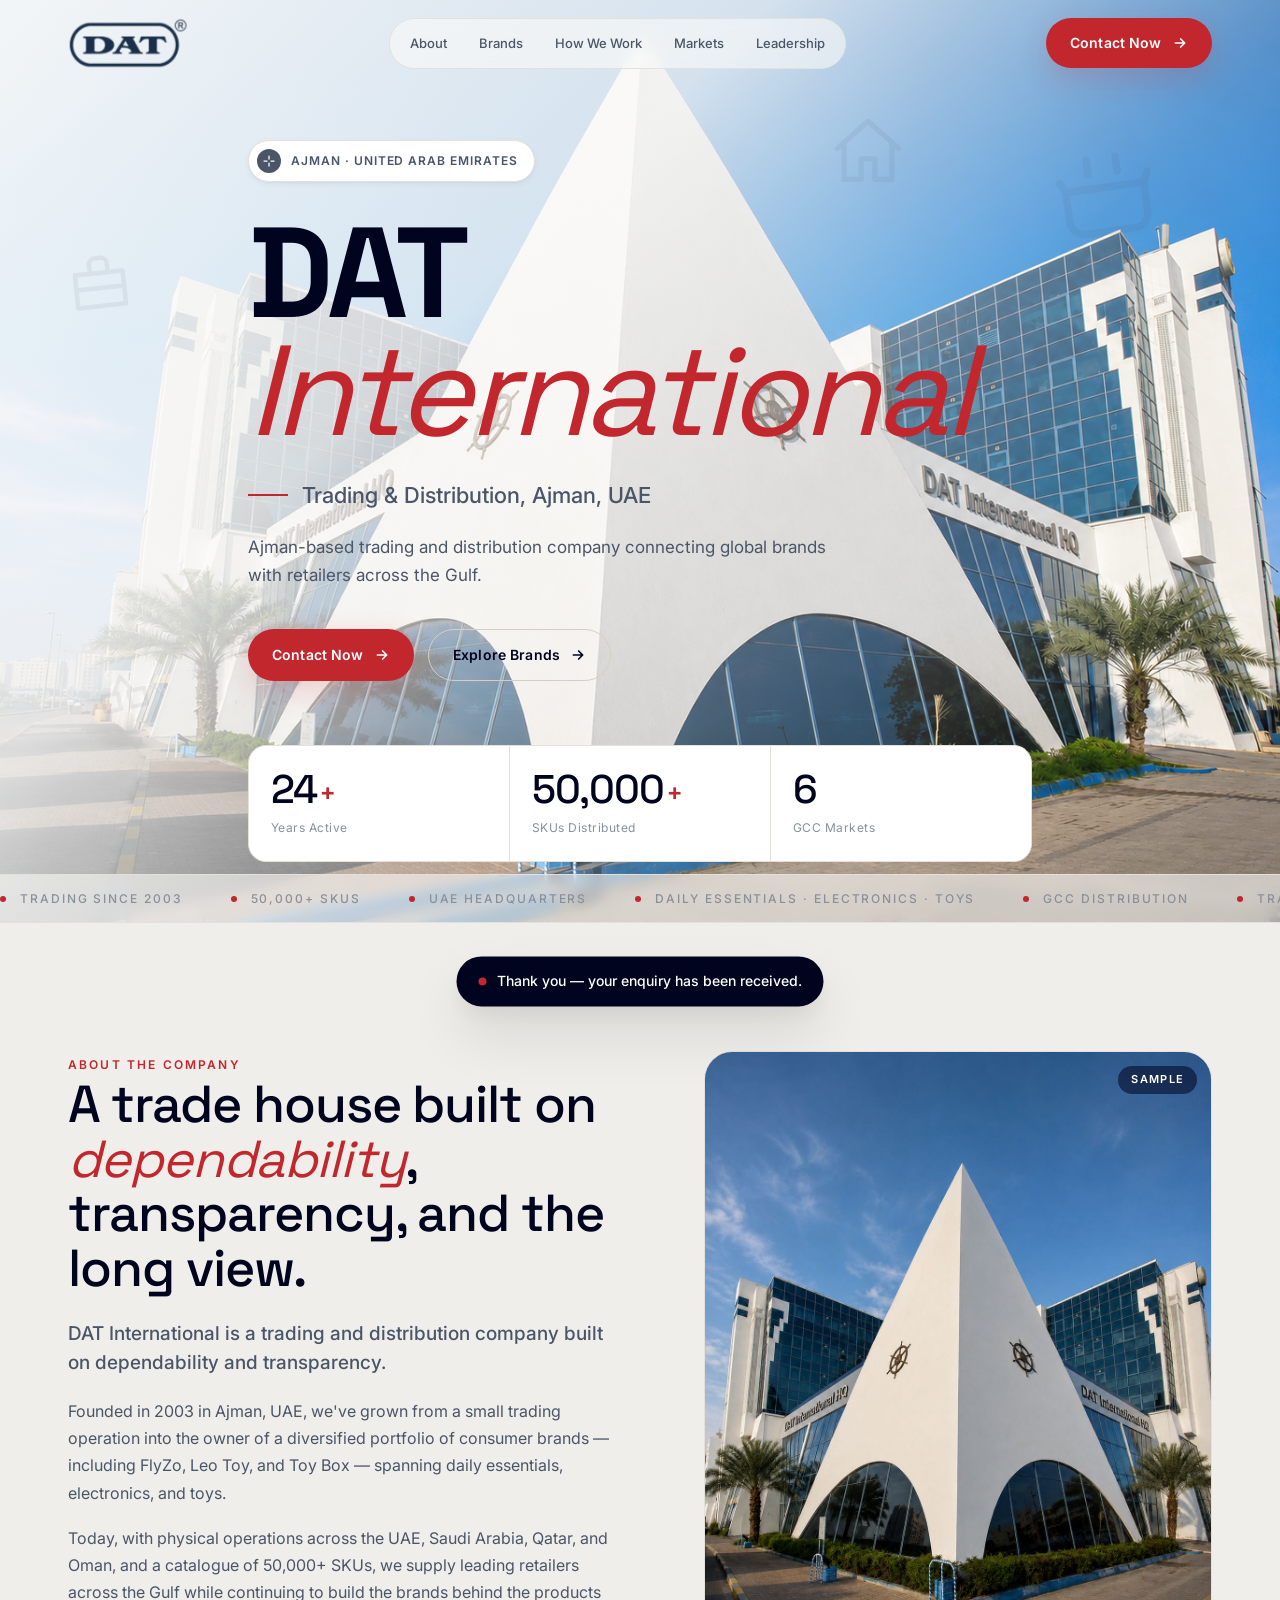
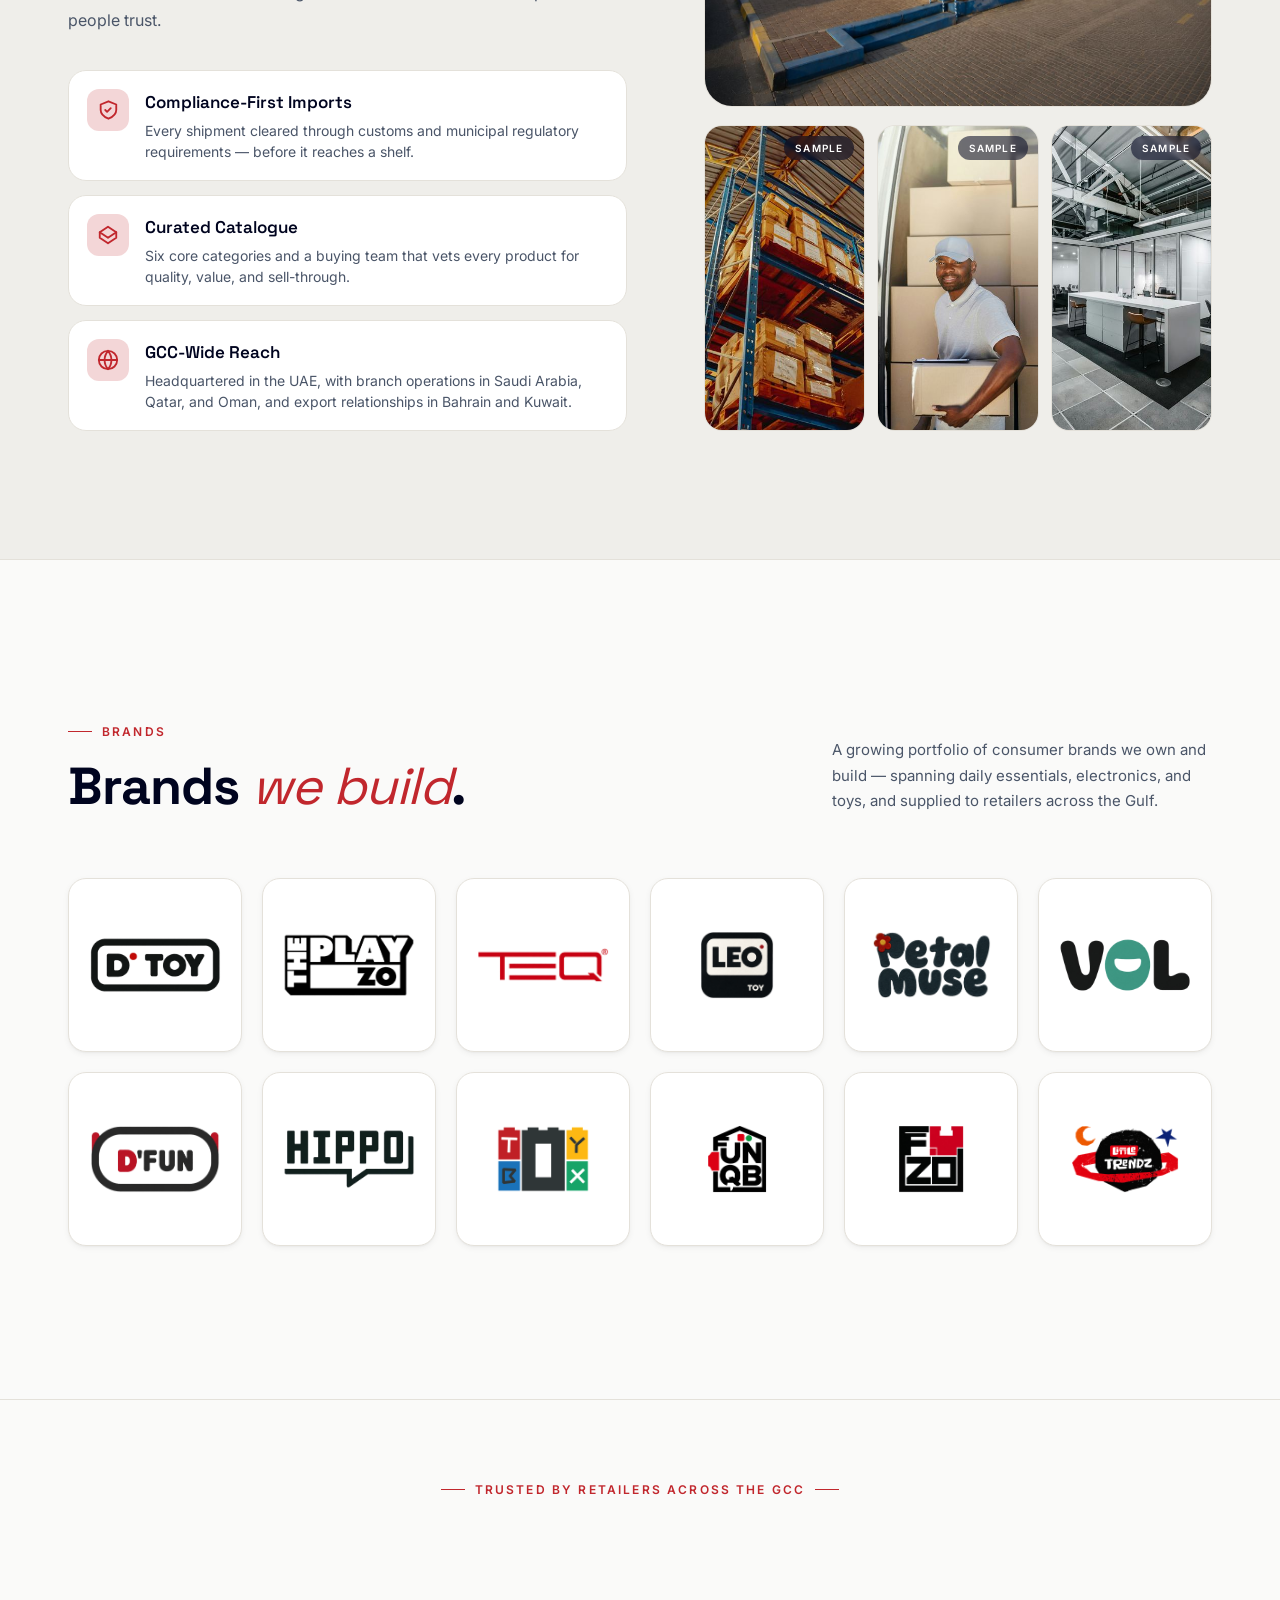
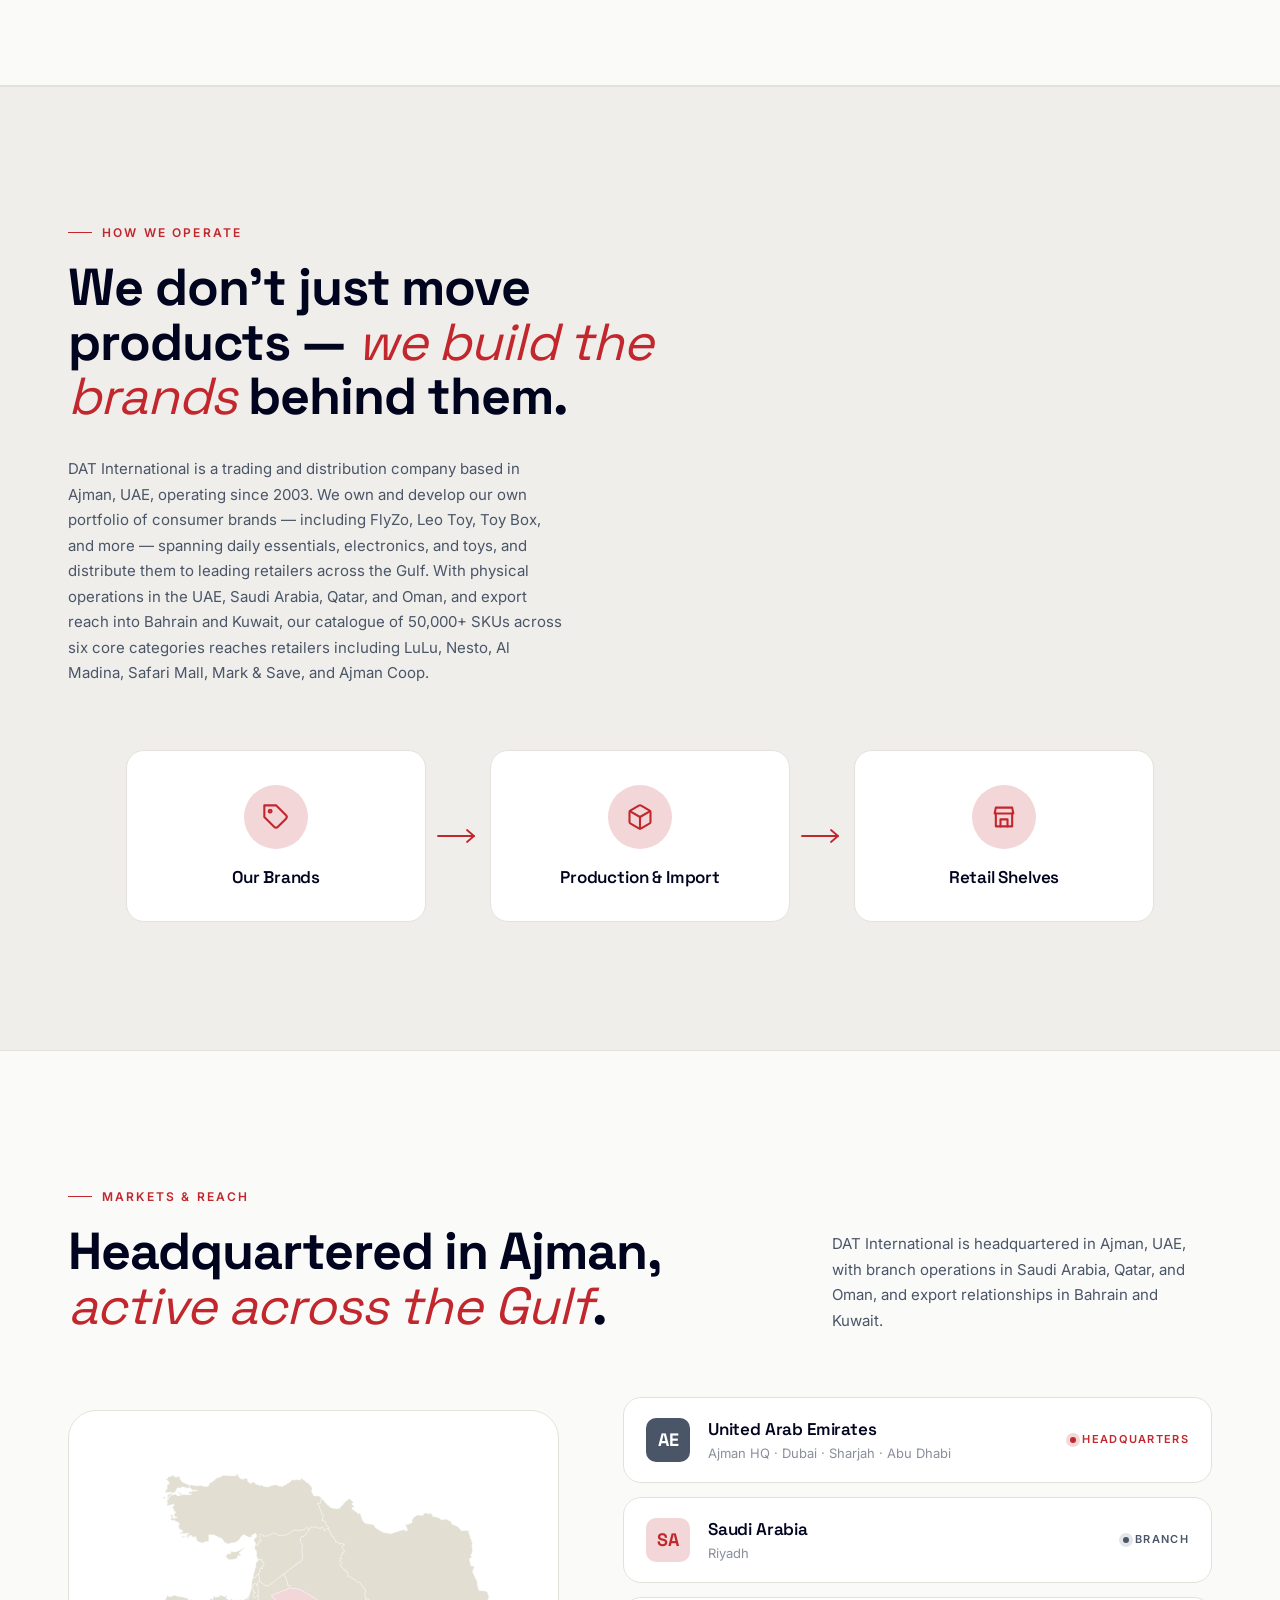
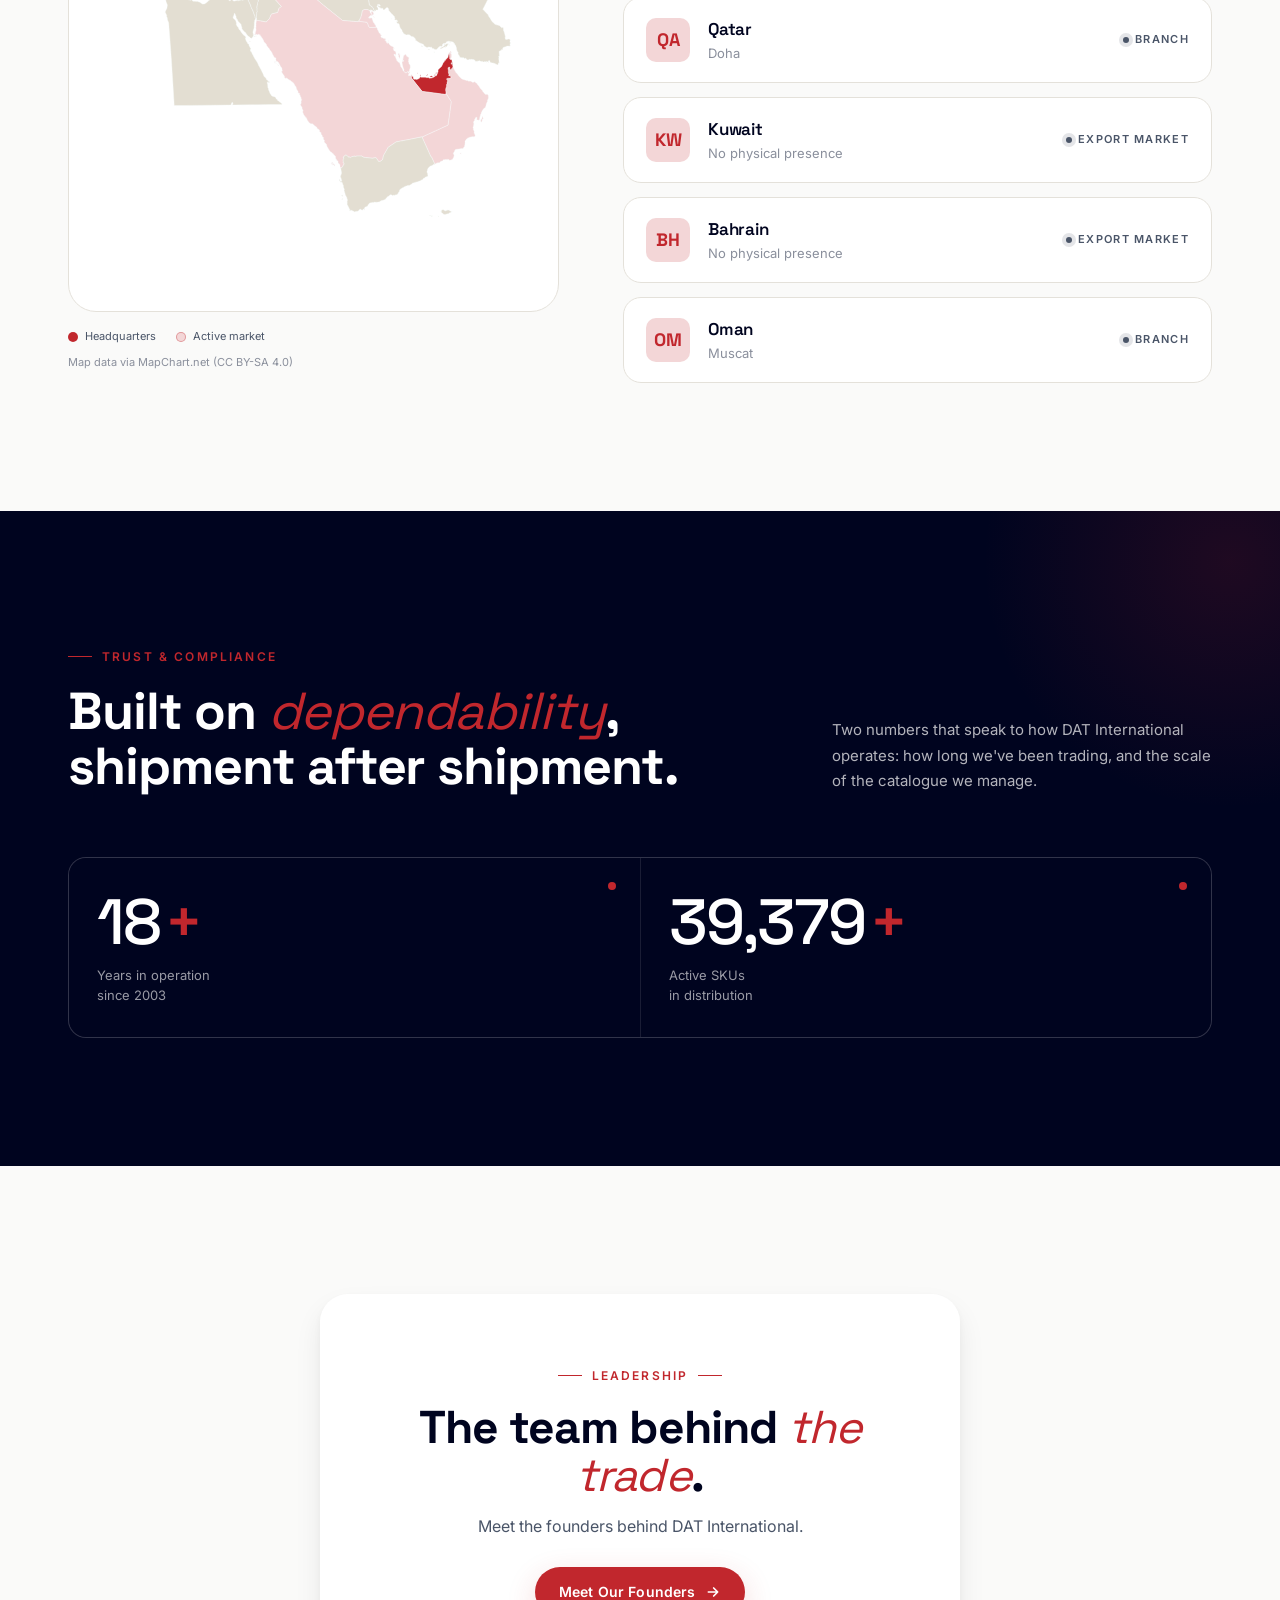
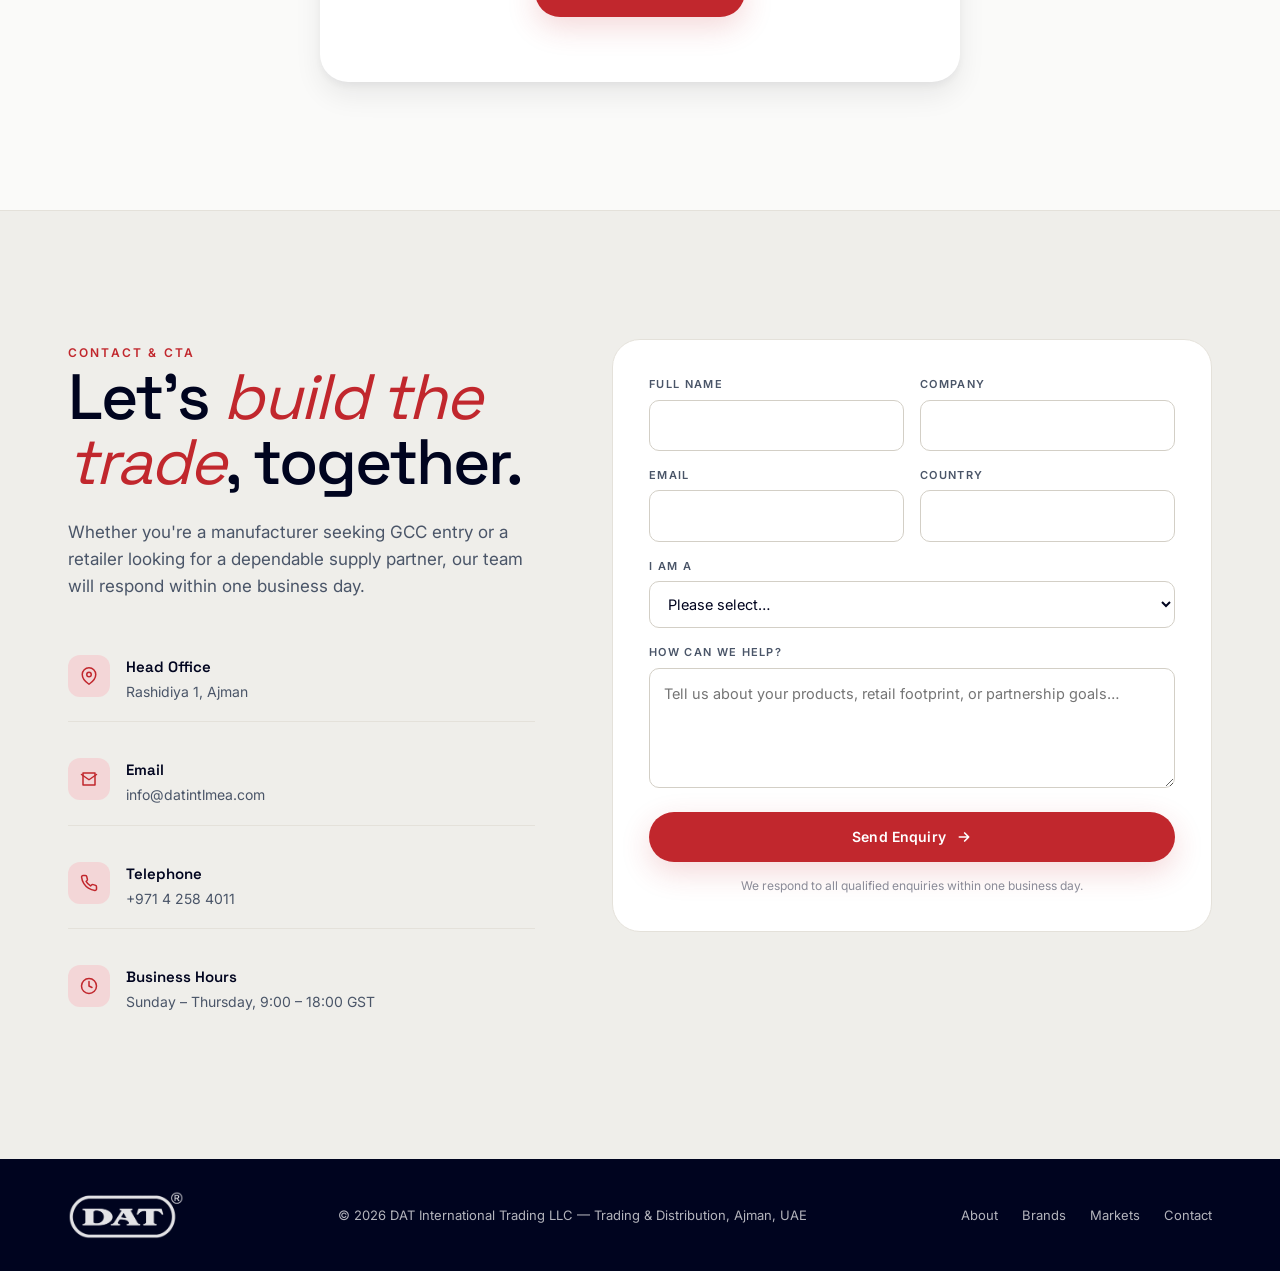
<file: index.html>
<!DOCTYPE html>
<html lang="en">
<head>
<meta charset="UTF-8" />
<meta name="viewport" content="width=device-width, initial-scale=1.0" />
<title>DAT International — Trading & Distribution, Ajman, UAE</title>
<meta name="description" content="DAT International is a trading and distribution company headquartered in Ajman, UAE. Founded in 2003, we supply daily essentials, electronics, and toys to retailers and partners across the GCC." />
<!-- Canonical/OG/Twitter URLs assume the production domain matches the
     confirmed contact email (datintlmea.com) — confirm before launch if the
     site ships elsewhere. -->
<link rel="canonical" href="https://www.datintlmea.com/" />
<meta property="og:type" content="website" />
<meta property="og:site_name" content="DAT International" />
<meta property="og:title" content="DAT International — Trading & Distribution, Ajman, UAE" />
<meta property="og:description" content="Ajman-based trading and distribution company connecting global brands with retailers across the Gulf. Founded 2003." />
<meta property="og:image" content="https://www.datintlmea.com/assets/hero-banner-office.png" />
<meta property="og:url" content="https://www.datintlmea.com/" />
<meta name="twitter:card" content="summary_large_image" />
<meta name="twitter:title" content="DAT International — Trading & Distribution, Ajman, UAE" />
<meta name="twitter:description" content="Ajman-based trading and distribution company connecting global brands with retailers across the Gulf." />
<meta name="twitter:image" content="https://www.datintlmea.com/assets/hero-banner-office.png" />
<link rel="icon" href="assets/favicon.ico">
<link rel="apple-touch-icon" sizes="180x180" href="assets/apple-touch-icon.png">
<link rel="preconnect" href="https://fonts.googleapis.com">
<link rel="preconnect" href="https://fonts.gstatic.com" crossorigin>
<link href="https://fonts.googleapis.com/css2?family=Space+Grotesk:wght@400;500;600;700&family=Inter:wght@300;400;500;600;700&display=swap" rel="stylesheet">
<script type="application/ld+json">
{
  "@context": "https://schema.org",
  "@type": "Organization",
  "name": "DAT International",
  "legalName": "DAT International Trading LLC",
  "url": "https://www.datintlmea.com/",
  "logo": "https://www.datintlmea.com/assets/icon-square-transparent.png",
  "foundingDate": "2003",
  "address": {
    "@type": "PostalAddress",
    "streetAddress": "Rashidiya 1",
    "addressLocality": "Ajman",
    "addressCountry": "AE"
  },
  "email": "info@datintlmea.com",
  "telephone": "+971-4-258-4011",
  "sameAs": []
}
</script>
<link rel="stylesheet" href="styles.css" />
</head>
<body>

<!-- ===================== Nav ===================== -->
<header class="nav" id="nav">
  <div class="container nav-inner">
    <a href="#" class="logo" aria-label="DAT International — Home">
      <img src="assets/logo-navy-transparent.png" alt="DAT International" />
    </a>
    <nav class="nav-links" aria-label="Primary">
      <a href="#about">About</a>
      <a href="#brands">Brands</a>
      <a href="#how-we-work">How We Work</a>
      <a href="#markets">Markets</a>
      <a href="leadership.html">Leadership</a>
    </nav>
    <div class="nav-cta">
      <a href="#contact" class="btn btn-primary">
        Contact Now
        <svg viewBox="0 0 24 24" fill="none" stroke="currentColor" stroke-width="2.5" stroke-linecap="round" stroke-linejoin="round"><path d="M5 12h14M13 6l6 6-6 6"/></svg>
      </a>
      <button class="nav-toggle" aria-label="Toggle menu">
        <svg viewBox="0 0 24 24" width="20" height="20" fill="none" stroke="currentColor" stroke-width="2" stroke-linecap="round"><path d="M3 7h18M3 12h18M3 17h18"/></svg>
      </button>
    </div>
  </div>
</header>

<main>

<!-- ===================== Hero ===================== -->
<section class="hero" id="hero">
  <div class="hero-photo" aria-hidden="true">
    <img src="assets/hero-banner-office.png" alt="" loading="eager"/>
  </div>
  <div class="hero-bg" aria-hidden="true">
    <span class="hero-icon i-kitchen" style="--i:1">
      <svg viewBox="0 0 24 24" fill="none" stroke="currentColor" stroke-linecap="round" stroke-linejoin="round"><path d="M4 10h16v6a3 3 0 0 1-3 3H7a3 3 0 0 1-3-3v-6Z"/><path d="M4 10 3 8M20 10l1-2M9 7V4M15 7V4"/></svg>
    </span>
    <span class="hero-icon i-home" style="--i:2">
      <svg viewBox="0 0 24 24" fill="none" stroke="currentColor" stroke-linecap="round" stroke-linejoin="round"><path d="M3 11l9-8 9 8"/><path d="M5 10v10h5v-6h4v6h5V10"/></svg>
    </span>
    <span class="hero-icon i-car" style="--i:3">
      <svg viewBox="0 0 24 24" fill="none" stroke="currentColor" stroke-linecap="round" stroke-linejoin="round"><path d="M5 11l1.5-4.5A2 2 0 0 1 8.4 5h7.2a2 2 0 0 1 1.9 1.5L19 11"/><path d="M4 11h16v5H4z"/><circle cx="7.5" cy="16.5" r="1.6"/><circle cx="16.5" cy="16.5" r="1.6"/></svg>
    </span>
    <span class="hero-icon i-electronics" style="--i:4">
      <svg viewBox="0 0 24 24" fill="none" stroke="currentColor" stroke-linecap="round" stroke-linejoin="round"><path d="M3 5h18v11H3z"/><path d="M8 20h8M12 16v4"/></svg>
    </span>
    <span class="hero-icon i-office" style="--i:5">
      <svg viewBox="0 0 24 24" fill="none" stroke="currentColor" stroke-linecap="round" stroke-linejoin="round"><path d="M4 8h16v11H4z"/><path d="M9 8V5a2 2 0 0 1 2-2h2a2 2 0 0 1 2 2v3M4 13h16"/></svg>
    </span>
    <span class="hero-icon i-toys" style="--i:6">
      <svg viewBox="0 0 24 24" fill="none" stroke="currentColor" stroke-linecap="round" stroke-linejoin="round"><path d="M4 20h6v-6H4zM14 20h6v-6h-6zM8.5 14l3.5-6 3.5 6"/></svg>
    </span>
  </div>

  <div class="container hero-content">
    <span class="hero-badge" style="--i:0">
      <span class="dot">
        <svg viewBox="0 0 24 24" width="12" height="12" fill="none" stroke="currentColor" stroke-width="2.5" stroke-linecap="round" stroke-linejoin="round"><path d="M12 2v6M12 16v6M2 12h6M16 12h6"/></svg>
      </span>
      Ajman · United Arab Emirates
    </span>

    <h1 class="hero-title">
      <span class="line">
        <span class="word" style="--i:1">DAT</span>
        <span class="word accent" style="--i:2">International</span>
      </span>
    </h1>

    <p class="hero-tagline" style="--i:3">
      Trading &amp; Distribution, Ajman, UAE
    </p>

    <p class="hero-desc" style="--i:4">
      Ajman-based trading and distribution company connecting global brands with retailers across the Gulf.
    </p>

    <div class="hero-cta" style="--i:5">
      <a href="#contact" class="btn btn-primary">
        Contact Now
        <svg viewBox="0 0 24 24" fill="none" stroke="currentColor" stroke-width="2.5" stroke-linecap="round" stroke-linejoin="round"><path d="M5 12h14M13 6l6 6-6 6"/></svg>
      </a>
      <a href="#brands" class="btn btn-ghost">
        Explore Brands
        <svg viewBox="0 0 24 24" fill="none" stroke="currentColor" stroke-width="2.5" stroke-linecap="round" stroke-linejoin="round"><path d="M5 12h14M13 6l6 6-6 6"/></svg>
      </a>
    </div>

    <div class="hero-stats" style="--i:6">
      <div class="hero-stat">
        <div class="num"><span data-count="24">0</span><span class="suffix">+</span></div>
        <div class="label">Years Active</div>
      </div>
      <div class="hero-stat">
        <div class="num"><span data-count="50000">0</span><span class="suffix">+</span></div>
        <div class="label">SKUs Distributed</div>
      </div>
      <div class="hero-stat">
        <div class="num"><span data-count="6">0</span></div>
        <div class="label">GCC Markets</div>
      </div>
    </div>
  </div>

  <div class="hero-strip" aria-hidden="true">
    <div class="hero-strip-track">
      <span>Trading Since 2003</span>
      <span>50,000+ SKUs</span>
      <span>UAE Headquarters</span>
      <span>Daily Essentials · Electronics · Toys</span>
      <span>GCC Distribution</span>
      <span>Trading Since 2003</span>
      <span>50,000+ SKUs</span>
      <span>UAE Headquarters</span>
      <span>Daily Essentials · Electronics · Toys</span>
      <span>GCC Distribution</span>
    </div>
  </div>
</section>

<!-- ===================== About ===================== -->
<section class="about bg-alt" id="about">
  <div class="container">
    <div class="about-grid">
      <div class="about-text">
        <div class="reveal" data-delay="1">
          <span class="eyebrow">About the Company</span>
        </div>
        <h2 class="reveal" data-delay="2">
          A trade house built on <em>dependability</em>, transparency, and the long view.
        </h2>
        <p class="lede reveal" data-delay="3">
          DAT International is a trading and distribution company built on dependability and transparency.
        </p>
        <p class="reveal" data-delay="3">
          Founded in 2003 in Ajman, UAE, we've grown from a small trading operation into the owner of a diversified portfolio of consumer brands — including FlyZo, Leo Toy, and Toy Box — spanning daily essentials, electronics, and toys.
        </p>
        <p class="reveal" data-delay="4">
          Today, with physical operations across the UAE, Saudi Arabia, Qatar, and Oman, and a catalogue of 50,000+ SKUs, we supply leading retailers across the Gulf while continuing to build the brands behind the products people trust.
        </p>

        <div class="about-pillars">
          <div class="pillar reveal" data-delay="2">
            <div class="pillar-icon">
              <svg viewBox="0 0 24 24" width="22" height="22" fill="none" stroke="currentColor" stroke-width="2" stroke-linecap="round" stroke-linejoin="round"><path d="M9 12l2 2 4-4"/><path d="M21 12c0 5-3.5 7.5-8.5 9.5C7.5 19.5 4 17 4 12V6l8.5-3.5L21 6v6z"/></svg>
            </div>
            <div>
              <h4>Compliance-First Imports</h4>
              <p>Every shipment cleared through customs and municipal regulatory requirements — before it reaches a shelf.</p>
            </div>
          </div>
          <div class="pillar reveal" data-delay="3">
            <div class="pillar-icon">
              <svg viewBox="0 0 24 24" width="22" height="22" fill="none" stroke="currentColor" stroke-width="2" stroke-linecap="round" stroke-linejoin="round"><path d="M3 9l9-6 9 6-9 6-9-6z"/><path d="M3 9v6l9 6 9-6V9"/></svg>
            </div>
            <div>
              <h4>Curated Catalogue</h4>
              <p>Six core categories and a buying team that vets every product for quality, value, and sell-through.</p>
            </div>
          </div>
          <div class="pillar reveal" data-delay="4">
            <div class="pillar-icon">
              <svg viewBox="0 0 24 24" width="22" height="22" fill="none" stroke="currentColor" stroke-width="2" stroke-linecap="round" stroke-linejoin="round"><circle cx="12" cy="12" r="10"/><path d="M2 12h20M12 2a15.3 15.3 0 010 20M12 2a15.3 15.3 0 000 20"/></svg>
            </div>
            <div>
              <h4>GCC-Wide Reach</h4>
              <p>Headquartered in the UAE, with branch operations in Saudi Arabia, Qatar, and Oman, and export relationships in Bahrain and Kuwait.</p>
            </div>
          </div>
        </div>
      </div>

      <!-- Photo collage — all four images are temporary stand-ins for
           management review (see .sample-badge), not final photography.
           Swap each src when real photos are ready and drop the badge span. -->
      <div class="about-collage reveal" data-delay="2">
        <figure class="collage-tile collage-hero">
          <img src="assets/office-photo-optimized.jpg" alt="DAT International office building in Ajman, UAE" loading="lazy"/>
          <span class="sample-badge">Sample</span>
        </figure>
        <div class="collage-row">
          <figure class="collage-tile">
            <img src="assets/warehouse-optimized.jpg" alt="DAT International warehouse storage racks" loading="lazy"/>
            <span class="sample-badge">Sample</span>
          </figure>
          <figure class="collage-tile">
            <img src="assets/delivery-team-optimized.jpg" alt="DAT International delivery team member loading a van" loading="lazy"/>
            <span class="sample-badge">Sample</span>
          </figure>
          <figure class="collage-tile">
            <img src="assets/office-interior-optimized.jpg" alt="DAT International office interior" loading="lazy"/>
            <span class="sample-badge">Sample</span>
          </figure>
        </div>
      </div>
    </div>
  </div>
</section>

<!-- ===================== Categories ===================== -->
<section id="brands">
  <div class="container">
    <div class="section-head">
      <div class="head-left">
        <div class="reveal"><span class="eyebrow">Brands</span></div>
        <h2 class="reveal" data-delay="1">Brands <em>we build</em>.</h2>
      </div>
      <div class="head-right reveal" data-delay="2">
        A growing portfolio of consumer brands we own and build — spanning daily essentials, electronics, and toys, and supplied to retailers across the Gulf.
      </div>
    </div>

    <div class="brand-grid" data-stagger>
      <a href="petal-muse.html" class="brand-card stagger-item" data-order="5" aria-label="Petal Muse — view brand page">
        <img src="assets/petal-muse.png" alt="Petal Muse" loading="lazy"/>
        <span class="brand-pop" role="tooltip">
          <span class="bp-name">Petal Muse</span>
          <span class="bp-cat">Girls' toys — playsets and dolls</span>
        </span>
      </a>
      <a href="vol.html" class="brand-card stagger-item" data-order="6" aria-label="VOL — view brand page">
        <img src="assets/vol.png" alt="Vol" loading="lazy"/>
        <span class="brand-pop" role="tooltip">
          <span class="bp-name">VOL</span>
          <span class="bp-cat">[PRODUCT TYPE — PENDING]</span>
        </span>
      </a>
      <a href="dfun.html" class="brand-card stagger-item" data-order="7" aria-label="D'FUN — view brand page">
        <img src="assets/dfun.png" alt="Dfun" loading="lazy"/>
        <span class="brand-pop" role="tooltip">
          <span class="bp-name">D'FUN</span>
          <span class="bp-cat">[PRODUCT TYPE — PENDING]</span>
        </span>
      </a>
      <a href="the-play-zo.html" class="brand-card stagger-item" data-order="2" aria-label="The Play Zo — view brand page">
        <img src="assets/the-play-zo.png" alt="The Play Zo" loading="lazy"/>
        <span class="brand-pop" role="tooltip">
          <span class="bp-name">The Play Zo</span>
          <span class="bp-cat">Multi-Category Toys</span>
        </span>
      </a>
      <a href="hippo.html" class="brand-card stagger-item" data-order="8" aria-label="Hippo — view brand page">
        <img src="assets/hippo.png" alt="Hippo" loading="lazy"/>
        <span class="brand-pop" role="tooltip">
          <span class="bp-name">Hippo</span>
          <span class="bp-cat">Multi-Category Toys</span>
        </span>
      </a>
      <a href="dtoy.html" class="brand-card stagger-item" data-order="1" aria-label="D'Toy — view brand page">
        <img src="assets/dtoy.png" alt="Dtoy" loading="lazy"/>
        <span class="brand-pop" role="tooltip">
          <span class="bp-name">D'Toy</span>
          <span class="bp-cat">Multi-Category Toys</span>
        </span>
      </a>
      <a href="leo-toy.html" class="brand-card stagger-item" data-order="4" aria-label="Leo Toy — view brand page">
        <img src="assets/leo-toy.png" alt="Leo Toy" loading="lazy"/>
        <span class="brand-pop" role="tooltip">
          <span class="bp-name">Leo Toy</span>
          <span class="bp-cat">Ride-on toys — trikes, bikes &amp; balance bikes</span>
        </span>
      </a>
      <a href="toy-box.html" class="brand-card stagger-item" data-order="9" aria-label="Toy Box — view brand page">
        <img src="assets/toyzx.png" alt="Toyzx" loading="lazy"/>
        <span class="brand-pop" role="tooltip">
          <span class="bp-name">Toy Box</span>
          <span class="bp-cat">RC cars — off-road &amp; remote-control vehicles</span>
        </span>
      </a>
      <a href="funqb.html" class="brand-card stagger-item" data-order="10" aria-label="FunQB — view brand page">
        <img src="assets/funqb.png" alt="Funqb" loading="lazy"/>
        <span class="brand-pop" role="tooltip">
          <span class="bp-name">FunQB</span>
          <span class="bp-cat">[PRODUCT TYPE — PENDING]</span>
        </span>
      </a>
      <a href="flyzo.html" class="brand-card stagger-item" data-order="11" aria-label="FlyZo — view brand page">
        <img src="assets/fzo.png" alt="Fzo" loading="lazy"/>
        <span class="brand-pop" role="tooltip">
          <span class="bp-name">FlyZo</span>
          <span class="bp-cat">Flying toys — drones &amp; RC aircraft</span>
        </span>
      </a>
      <a href="teq.html" class="brand-card stagger-item" data-order="3" aria-label="TEQ — view brand page">
        <img src="assets/teq.png" alt="Teq" loading="lazy"/>
        <span class="brand-pop" role="tooltip">
          <span class="bp-name">TEQ</span>
          <span class="bp-cat">Projectors / Home Entertainment Electronics</span>
        </span>
      </a>
      <a href="little-trendz.html" class="brand-card stagger-item" data-order="12" aria-label="Little Trendz — view brand page">
        <img src="assets/little-trendz.png" alt="Little Trendz" loading="lazy"/>
        <span class="brand-pop" role="tooltip">
          <span class="bp-name">Little Trendz</span>
          <span class="bp-cat">Novelty &amp; Fidget Toys</span>
        </span>
      </a>
    </div>
  </div>
</section>

<!-- ===================== Trusted By ===================== -->
<section class="trusted" aria-label="Retail partners">
  <div class="container">
    <div class="trusted-head reveal">
      <span class="eyebrow">Trusted By Retailers Across the GCC</span>
    </div>
  </div>
  <div class="marquee" aria-hidden="true">
    <div class="marquee-track">
      <div class="logo-item"><img class="logo-lulu-retail" src="assets/lulu-retail.png" alt="Lulu Retail" loading="lazy"/></div>
      <div class="logo-item"><img class="logo-nesto" src="assets/nesto.png" alt="Nesto" loading="lazy"/></div>
      <div class="logo-item"><img class="logo-al-madina" src="assets/al-madina.png" alt="Al Madina" loading="lazy"/></div>
      <div class="logo-item"><img class="logo-safari-mall" src="assets/safari-mall.png" alt="Safari Mall" loading="lazy"/></div>
      <div class="logo-item"><img class="logo-mark-and-save" src="assets/mark-and-save.png" alt="Mark & Save" loading="lazy"/></div>
      <div class="logo-item"><img class="logo-ajman-coop" src="assets/ajman-coop.png" alt="Ajman Coop" loading="lazy"/></div>
      <div class="logo-item"><img class="logo-lulu-retail" src="assets/lulu-retail.png" alt="" loading="lazy"/></div>
      <div class="logo-item"><img class="logo-nesto" src="assets/nesto.png" alt="" loading="lazy"/></div>
      <div class="logo-item"><img class="logo-al-madina" src="assets/al-madina.png" alt="" loading="lazy"/></div>
      <div class="logo-item"><img class="logo-safari-mall" src="assets/safari-mall.png" alt="" loading="lazy"/></div>
      <div class="logo-item"><img class="logo-mark-and-save" src="assets/mark-and-save.png" alt="" loading="lazy"/></div>
      <div class="logo-item"><img class="logo-ajman-coop" src="assets/ajman-coop.png" alt="" loading="lazy"/></div>
      <div class="logo-item"><img class="logo-lulu-retail" src="assets/lulu-retail.png" alt="" loading="lazy"/></div>
      <div class="logo-item"><img class="logo-nesto" src="assets/nesto.png" alt="" loading="lazy"/></div>
      <div class="logo-item"><img class="logo-al-madina" src="assets/al-madina.png" alt="" loading="lazy"/></div>
      <div class="logo-item"><img class="logo-safari-mall" src="assets/safari-mall.png" alt="" loading="lazy"/></div>
      <div class="logo-item"><img class="logo-mark-and-save" src="assets/mark-and-save.png" alt="" loading="lazy"/></div>
      <div class="logo-item"><img class="logo-ajman-coop" src="assets/ajman-coop.png" alt="" loading="lazy"/></div>
      <div class="logo-item"><img class="logo-lulu-retail" src="assets/lulu-retail.png" alt="" loading="lazy"/></div>
      <div class="logo-item"><img class="logo-nesto" src="assets/nesto.png" alt="" loading="lazy"/></div>
      <div class="logo-item"><img class="logo-al-madina" src="assets/al-madina.png" alt="" loading="lazy"/></div>
      <div class="logo-item"><img class="logo-safari-mall" src="assets/safari-mall.png" alt="" loading="lazy"/></div>
      <div class="logo-item"><img class="logo-mark-and-save" src="assets/mark-and-save.png" alt="" loading="lazy"/></div>
      <div class="logo-item"><img class="logo-ajman-coop" src="assets/ajman-coop.png" alt="" loading="lazy"/></div>
    </div>
  </div>
</section>

<!-- ===================== How We Operate ===================== -->
<section class="how" id="how-we-work">
  <div class="container">
    <div class="section-head">
      <div class="head-left">
        <div class="reveal"><span class="eyebrow">How We Operate</span></div>
        <h2 class="reveal" data-delay="1">We don't just move products — <em>we build the brands</em> behind them.</h2>
      </div>
      <div class="head-right reveal" data-delay="2">
        DAT International is a trading and distribution company based in Ajman, UAE, operating since 2003. We own and develop our own portfolio of consumer brands — including FlyZo, Leo Toy, Toy Box, and more — spanning daily essentials, electronics, and toys, and distribute them to leading retailers across the Gulf. With physical operations in the UAE, Saudi Arabia, Qatar, and Oman, and export reach into Bahrain and Kuwait, our catalogue of 50,000+ SKUs across six core categories reaches retailers including LuLu, Nesto, Al Madina, Safari Mall, Mark &amp; Save, and Ajman Coop.
      </div>
    </div>

    <div class="flow reveal" data-delay="2">
      <div class="flow-step">
        <span class="flow-icon">
          <svg viewBox="0 0 24 24" fill="none" stroke="currentColor" stroke-width="1.8" stroke-linecap="round" stroke-linejoin="round"><path d="M20.59 13.41l-7.17 7.17a2 2 0 01-2.83 0L2 12V2h10l8.59 8.59a2 2 0 010 2.82z"/><circle cx="7" cy="7" r="1.2"/></svg>
        </span>
        <span class="flow-label">Our Brands</span>
      </div>
      <span class="flow-arrow" aria-hidden="true">
        <svg viewBox="0 0 44 24" fill="none" stroke="currentColor" stroke-width="1.8" stroke-linecap="round" stroke-linejoin="round"><line x1="2" y1="12" x2="38" y2="12"/><polyline points="31 6 38 12 31 18"/></svg>
      </span>
      <div class="flow-step">
        <span class="flow-icon">
          <svg viewBox="0 0 24 24" fill="none" stroke="currentColor" stroke-width="1.8" stroke-linecap="round" stroke-linejoin="round"><path d="M21 16V8a2 2 0 00-1-1.73l-7-4a2 2 0 00-2 0l-7 4A2 2 0 003 8v8a2 2 0 001 1.73l7 4a2 2 0 002 0l7-4A2 2 0 0021 16z"/><polyline points="3.27 6.96 12 12.01 20.73 6.96"/><line x1="12" y1="22.08" x2="12" y2="12"/></svg>
        </span>
        <span class="flow-label">Production &amp; Import</span>
      </div>
      <span class="flow-arrow" aria-hidden="true">
        <svg viewBox="0 0 44 24" fill="none" stroke="currentColor" stroke-width="1.8" stroke-linecap="round" stroke-linejoin="round"><line x1="2" y1="12" x2="38" y2="12"/><polyline points="31 6 38 12 31 18"/></svg>
      </span>
      <div class="flow-step">
        <span class="flow-icon">
          <svg viewBox="0 0 24 24" fill="none" stroke="currentColor" stroke-width="1.8" stroke-linecap="round" stroke-linejoin="round"><path d="M4 9h16l-1-5H5L4 9z"/><path d="M5 9v11h14V9"/><path d="M9 20v-6h6v6"/></svg>
        </span>
        <span class="flow-label">Retail Shelves</span>
      </div>
    </div>
  </div>
</section>

<!-- ===================== Markets ===================== -->
<section id="markets">
  <div class="container">
    <div class="section-head">
      <div class="head-left">
        <div class="reveal"><span class="eyebrow">Markets &amp; Reach</span></div>
        <h2 class="reveal" data-delay="1">Headquartered in Ajman, <em>active across the Gulf</em>.</h2>
      </div>
      <div class="head-right reveal" data-delay="2">
        DAT International is headquartered in Ajman, UAE, with branch operations in Saudi Arabia, Qatar, and Oman, and export relationships in Bahrain and Kuwait.
      </div>
    </div>

    <div class="markets-grid">
      <div class="markets-map reveal" data-delay="1">
        <div class="map-card">
<svg id="wrapper" viewBox="0 0 1000 1022.97" preserveAspectRatio="xMinYMin" xmlns="http://www.w3.org/2000/svg" xmlns:xlink="http://www.w3.org/1999/xlink"><metadata>
    <rdf:rdf xmlns:rdf="http://www.w3.org/1999/02/22-rdf-syntax-ns#" xmlns:cc="http://creativecommons.org/ns#" xmlns:dc="http://purl.org/dc/elements/1.1/">
      <cc:work rdf:about="">
        <dc:format>image/svg+xml</dc:format>
        <dc:type rdf:resource="http://purl.org/dc/dcmitype/StillImage"></dc:type>
        <dc:title>MapChart Map</dc:title>
        <dc:creator>
          <cc:agent>
            <dc:title>MapChart.net</dc:title>
          </cc:agent>
        </dc:creator>
        <cc:license rdf:resource="http://creativecommons.org/licenses/by-sa/4.0/"></cc:license>
        <dc:description>This map was created with MapChart.net, a website for creating custom maps.</dc:description>
      </cc:work>
      <cc:license rdf:about="http://creativecommons.org/licenses/by-sa/4.0/">
        <cc:permits rdf:resource="http://creativecommons.org/ns#Reproduction"></cc:permits>
        <cc:permits rdf:resource="http://creativecommons.org/ns#Distribution"></cc:permits>
        <cc:requires rdf:resource="http://creativecommons.org/ns#Notice"></cc:requires>
        <cc:requires rdf:resource="http://creativecommons.org/ns#Attribution"></cc:requires>
        <cc:requires rdf:resource="http://creativecommons.org/ns#ShareAlike"></cc:requires>
      </cc:license>
    </rdf:rdf>
  </metadata><g id="map-group"><svg xmlns="http://www.w3.org/2000/svg" id="map" width="1000" height="1022.97" stroke-linecap="round" stroke-linejoin="round" version="1.2" viewBox="0 0 1000 1022.97" preserveAspectRatio="xMinYMin"><defs><pattern id="circles3" width="10" height="10" patternUnits="userSpaceOnUse">    <rect width="10" height="10" fill="#fff"></rect>    <circle cx="4" cy="4" r="2" fill="#000"></circle>    </pattern><pattern id="diagonal1" width="10" height="10" patternUnits="userSpaceOnUse">    <rect width="10" height="10" fill="#fff"></rect>    <path id="pattern0" d="M-1,1 l2,-2 M0,10 l10,-10 M9,11 l2,-2" stroke="#000" stroke-width="1"></path>    </pattern><pattern id="diagonal3" width="10" height="10" patternUnits="userSpaceOnUse">    <rect width="10" height="10" fill="#fff"></rect>    <path id="pattern1" d="M-1,1 l2,-2 M0,10 l10,-10 M9,11 l2,-2" stroke="#000" stroke-width="3"></path>    </pattern><pattern id="vertical1" width="10" height="10" patternUnits="userSpaceOnUse">    <rect width="10" height="10" fill="#fff"></rect>    <rect x="2" y="0" width="1" height="10" fill="#000"></rect>    </pattern><pattern id="vertical3" width="10" height="10" patternUnits="userSpaceOnUse">    <rect width="10" height="10" fill="#fff"></rect>    <rect x="2" y="0" width="3" height="10" fill="#000"></rect>    </pattern><pattern id="horizontal1" width="10" height="10" patternUnits="userSpaceOnUse">    <rect width="10" height="10" fill="#fff"></rect>    <rect x="0" y="2" width="10" height="1" fill="#000"></rect>    </pattern><pattern id="horizontal3" width="10" height="10" patternUnits="userSpaceOnUse">    <rect width="10" height="10" fill="#fff"></rect>    <rect x="0" y="2" width="10" height="3" fill="#000"></rect>    </pattern><pattern id="crosshatch" width="8" height="8" patternUnits="userSpaceOnUse">    <rect width="8" height="8" fill="#fff"></rect>    <path id="pattern2" d="M0 0L8 8ZM8 0L0 8Z" stroke-width="0.5" stroke="#aaa"></path>    </pattern><pattern id="subtlepatch" width="5" height="5" patternUnits="userSpaceOnUse">    <rect width="5" height="5" fill="#fff"></rect>    <rect x="2" y="2" width="1" height="1" fill="#000"></rect>    </pattern><pattern id="checkers" width="8" height="8" patternUnits="userSpaceOnUse">    <rect width="8" height="8" fill="#fff"></rect>    <path id="pattern3" fill="#000" fill-rule="evenodd" d="M0 0h4v4H0V0zm4 4h4v4H4V4z"></path>    </pattern><pattern id="raindrops" width="10" height="10" patternUnits="userSpaceOnUse">    <rect width="10" height="10" fill="#fff"></rect>    <path id="pattern4" fill="#000" d="M0 38.59l2.83-2.83 1.41 1.41L1.41 40H0v-1.41zM0 1.4l2.83 2.83 1.41-1.41L1.41 0H0v1.41zM38.59 40l-2.83-2.83 1.41-1.41L40 38.59V40h-1.41zM40 1.41l-2.83 2.83-1.41-1.41L38.59 0H40v1.41zM20 18.6l2.83-2.83 1.41 1.41L21.41 20l2.83 2.83-1.41 1.41L20 21.41l-2.83 2.83-1.41-1.41L18.59 20l-2.83-2.83 1.41-1.41L20 18.59z"></path>    </pattern><pattern id="texture" width="4" height="4" patternUnits="userSpaceOnUse">    <rect width="4" height="4" fill="#fff"></rect>    <path id="pattern5" fill="#000" d="M1 3h1v1H1V3zm2-2h1v1H3V1z"></path>    </pattern><pattern id="circles3_a03500_000000" width="10" height="10" patternUnits="userSpaceOnUse">    <rect width="10" height="10" fill="#a03500"></rect>    <circle cx="4" cy="4" r="2" fill="#000000"></circle>    </pattern><pattern id="diagonal1_d9b400_535353" width="10" height="10" patternUnits="userSpaceOnUse">    <rect width="10" height="10" fill="#d9b400"></rect>    <path id="pattern0" d="M-1,1 l2,-2 M0,10 l10,-10 M9,11 l2,-2" stroke="#535353" stroke-width="1"></path>    </pattern><pattern id="diagonal3_3264c8_ffffff" width="10" height="10" patternUnits="userSpaceOnUse">    <rect width="10" height="10" fill="#3264c8"></rect>    <path id="pattern1" d="M-1,1 l2,-2 M0,10 l10,-10 M9,11 l2,-2" stroke="#ffffff" stroke-width="3"></path>    </pattern><pattern id="horizontal1_72b38e_000000" width="10" height="10" patternUnits="userSpaceOnUse">    <rect width="10" height="10" fill="#72b38e"></rect>    <rect x="0" y="2" width="10" height="1" fill="#000000"></rect>    </pattern><pattern id="horizontal3_986ba1_ffffff" width="10" height="10" patternUnits="userSpaceOnUse">    <rect width="10" height="10" fill="#986ba1"></rect>    <rect x="0" y="2" width="10" height="3" fill="#ffffff"></rect>    </pattern><pattern id="vertical1_b9a087_ffffff" width="10" height="10" patternUnits="userSpaceOnUse">    <rect width="10" height="10" fill="#b9a087"></rect>    <rect x="2" y="0" width="1" height="10" fill="#ffffff"></rect>    </pattern><pattern id="vertical3_4c91bf_ffff33" width="10" height="10" patternUnits="userSpaceOnUse">    <rect width="10" height="10" fill="#4c91bf"></rect>    <rect x="2" y="0" width="3" height="10" fill="#ffff33"></rect>    </pattern><pattern id="checkers_cc3333_f7f7f7" width="8" height="8" patternUnits="userSpaceOnUse">    <rect width="8" height="8" fill="#cc3333"></rect>    <path id="pattern3" fill="#f7f7f7" fill-rule="evenodd" d="M0 0h4v4H0V0zm4 4h4v4H4V4z"></path>    </pattern><pattern id="texture_d1dbdd_525252" width="4" height="4" patternUnits="userSpaceOnUse">    <rect width="4" height="4" fill="#d1dbdd"></rect>    <path id="pattern5" fill="#525252" d="M1 3h1v1H1V3zm2-2h1v1H3V1z"></path>    </pattern></defs><g id="g4"><path id="Iran" fill="#E3DED2" stroke="#f7fcfd" stroke-width=".25" d="m522.68 148.07 1.34.37.67 1 1.01 2.6.84.83v.47l2.01 1.21 1.11 1.14 1.01 1.62.67 1.67.47-.16 2.08.67 1.41.74v.67l.95.64.47.94.73.57v.74l.4.57 1.89.84 1.88.3h1.78l1.51.54 4.13.77 1.41.57 1.34.27 1.21-.27 1.68-1.24 1.72-.17 2.45.94.74-.2.87-1.21.27-1.14.47-.67 1.2-.94.4-1.21.55-.67.77-1.52.57-.16 1.1.26 1.05-.83.37-1.42.57-1.67.84-.68 1.71-.84.67-.47 1.21-2.01 1.14-1.1 1.89-.75.73-1.04 2.35-1.68.84-1.24.68-.47h1.5l.48-.57.74.27 1.4 1.14 3.97 3.96 1.61 1.21 1.34 1.68-.67.34-.87.73-1.1.27-.95.94-.3.74.2.94.94 1.35 1.41 1.1 1.51.78.94 1.58v1.34l-.77.57-3.36.74v.57l-.97.94.2 1.1.57.78 1.41.94 2.82 1.34.57.74.1.94 1.88 1.58h.68l1.3-.47.54 1.24 4.27 4.4h.94l.94-.33 1.1-.98 1.89.2.47 2.25v.84l.57 1.89.57.94.94 3.22 1.34 3.02.07 1.11.37.94.94 1.14v.74l1.04 1.88 1.34 1.61 1.58 1.41 1.62 1.01 3.35 1.71 1.62.47 7.55.94 1.88-.67.17.6 1.81.55 2.62.57.94.4.78.54.06.94 1.35 2.18.74 1.41.73.94 2.46 1.88 1.24 1.14.67.27 2.42 1.51.77.27.94.94 3.5 1.68 3.18 2.02 1.78.73 5.65 1.05 3.59.94 3.76.67 3.6.94 3.35-.57 2.92-1.41 3.13-.94 6.38-1.68 6.04-2.35 6.05-1.72.84-.2 7.42-.74 1.34-.37.74-.94.1 1.01-.94.47-1.34.2-1 .47-.88-.2-.94.4-1.21-.1-.47.34.67.77.94.4 3.02.17.64.3 2.25-.77.2-.67-.57-2.69-.94-.77.27-1.34-1.1-1.68-.95-2.15-1.14-2.08-.67-2.18 5.37.3.67-.2.57-.68h1.31l.57-.26 2.83-2.15 1.57.16.68-.16.36-.57 1.68-1.62.14-1.2-.1-.95-.78-1.34.1-1.78.58-1.1 2.45-2.3.67-1v-.67l.74-.3.27-.94 1.6-.47.38-.67 1.04-.44 1.88-1.81 1.51-.27 3.6-.94 1.88.2 1.1.47h.94l1.52.47 2.65-.67 1.88.47 1.51-.37.27-1.14-.94-1.11.1-.4.94-1.21 1.1-.84h1.82l1.21.47 1.61-.88 1.01-.17 2.02 1.11 3.02.47 1.2.4.95-.93.47-.94.47-.58 1 .27 1.55 2.29 1.1 1.1.95 1.35.3.9v1.42l.54.67 3.02 1.14.94-.3 1.34.3 1.48-.1.94.47.67.1.74.74.94-.17.67.17 3.4 1.4 1.98.41.94.34 1 2.48.78.47 1.61.17 1.1.57 1.92-.47.47-1.2.94-.2 1.11.93.94.27h.94l.3-.34h.94l.17-.97 1.35.67 1.57.27 1.15.57 1.14.27.74.67 3.02 1.88 1.4-.47h.48l.94.94.57 1.51v.74l.94 2.35 2.35 2.02v.74l1.11.57.57-.3.67.47.67 1.34.47.07.68-.68 2.98.98 2.25 1.51 1.68.27.78.27.84.87 1.14 1.58 1.2 1.51 2.66 2.65.57.67 1.58 2.36.67.33 14.04-.74 1.78.3.77 1.48v1.68l.34.67v2.19l.33 1.34.34 1 .67.58.57 1.4.37.48.94 2.72v1.51l-.47.37.27 1.04-.67.94 1.34.47.74.77.87 1.21.84 2.82.1 2.56 1.01 1.4.97 1.89-.47 1.6-.2 1.59-.2 1.5.4 1.35-.4.74-1 .37.33 2.45 1.07 1.14.34.94-.34 1.21.17 2.82-.17.88.34.94.2 1.88-.54.17-.2 1.24-.74.94.34 1.4-.07.95h-.74l-.94 1.88-.77.37-1.51.47.77 1.51.74.37 2.92 3.3.27.46-4.7.47.3.57-.94.94-.94 1.82-.3 1.2.1 1.25.94 2.52 1.34 4.03.17.97-.2 1.58v.94l.94 1.91 1.51 1.21 1.68.74h1.61l1.41-.07 1.41.17 1.04.94-.33.47-1.24.4.33 1.21-.06.84-.95.94-2.55 5.85.47 2.45.57 1.68 6.32 13.1 2.82 6.31.47 2.18.1 2.52-.37 1.24.94 2.35.17 1.58 1.04 3.8.2 1.88.74 1.88.77 2.45.67.34 16.46 2.18.94.47 1.2 1.51.21 1.68.94 1.55.67 1.57 1.11 2.25.1.94-.2.98.57 2.15-.17 1.34-4.63 9-6.85 13.47-2.02 3.7 3.33 3.45 7.52 8.13 1.41.94.3.54v1.5l.34.95 1.17 1.34.74 1.48.67.2.68 1.24.53.27v1.21l.94.77 1.25 2.15.47 1.41.73.67.84 1.51.78.74 2.45 2.19 1 1.2 2.36 2.19 1.7.57 1.69.74 2.01.27 1.85.87 2.75.47.54.34.87.97.95.47.83 1.34 1.52 1.48.47.27 3.09-.84.47.3.3.94.47 5.64 1.68 4.44 2.35 8.73v1.14l-.47 2.82.47.57.1 1.41-.47.2 1.4 1.01.68-.17.57.27 1.21.1 1.61-.37.94-.36h1.11l1.04-.48 1.88.95.94.94.94 1.67-1.2.1-.27 1.68.67 2.93.8 1.34-.26.94-.74.07-.4.67.56 3.76v1.14l-.33.47-.77-.3-.78.2-1.6-.2h-4.71l-.57.87-.94.47-.67-.2-.8.67-3.3.57-.67.74h-.77l-.94.94.2.74-.67 1.51.57 1.51-.37.3-2.56-.56-.33 1.57-1.55.58-.57.57-2.35.94-.33.37-.24 1.5.47 8.74-.27.97-1.14.2-.27.74.67 1.98v.94l-.4 1.21.94 8.67-.17 2.18-.37-.77-1.81 1.04.94.57-.27 1.21-1.14 1.04-.34.77-3.59-1.34-1.24-.27-.47-.94-3.02-1.2-3.46-.58-2.92-.77-1.89-.17-.87-1.41-.47-2.08-1.2-.94h-.68l-1.58.74-.57 1.04.27.94.67.2.94.94-.27.2-2.01-.94h-.9l-1.15-1.24-1.41.2.37 1.41-1.88-.47-.94-.77-2.72.37-.67.67-.94-.27-.94-.94-.95-.3-3.19.3-1.6-.4-1.22-1.11-.77-.47-5.07 1.1-1.04.68-.94-.2-1.41.2-.67-.47-1.88-2.45-.84-.37h-.94l-.58-.94-1.78.1-3.76-.67-1.24.26h-1.14l-.27-.67-1.2.2-.68.68-.57-.1-.94.36-.67.58-.67.2-2.02-.47-1.17-.94-.95-1.62-.67-.83-.8-.2-1.51.77-.94 1h-.4v-1.68l-.34-.73-.88-.47-1.98.33-.94-.23-1.4.06-1.35-.67-2.69-.07-.47-.57-.4-1.34-1.31-2.79-.84-.94h-.47l-1.04-2.65v-.57l.67-1.31-.4-.94-1.58-1.61-.57-2.05-.94-1.51-.47-1.25-.2-3.29-.27-1.2-2.29-6.12-1.1-1.14-.38-.84-.67-.47.67-.57-.3-.47-.84-.1-.74-.67-.47.1-.3-.94.37-.57-1.1-.68-.68-1.1-.47.37-.84-.1-.67-.54h-2.62l-1.14-.4-1.88-.17-1.88-.57-1.78.26-.77.68-1.89.26-.36.95-1.89 1.6-.84 1.05-1.88.47h-.87l-.67.47-1.58-.2-1.34 1.34-.34 1 .17 1.52-.27 1.24-1.24 1.21-1.78.2-1.68-.67-.94-.1-.67.47-.37 1.34-1.88.67-3.03 3.46-1.88 1.52-.47.47-1.04-.2-1.68.2-.97-.2-.74-1.32-.74-.67-.94-.17-1.81.17-.74-.47-1.41-2.25-.67-.57-3.2.3-2-.57-.44-.37h-.84l-1.25.74-2.05.47-1.4-.27-.78.17-1.2-1-1.62-.95-2.25-1.81-.57-.94-.2-1.2-.67-.95-.74-.47-7.26-2.55-.94-.2-.84-1.11-1.2-.3-.47-.84-1.42-.57-1.91-1.68-.84-.47-2.82-1.35-.57-1 .37-.58H732l.2-.36-.57-.95-1.24-.57-.94-1.4-1.68-1.82-1.51-.94-3.76-.84-.84-.37-2.76-2.55-1.68-.94-.94-.1-1.4.2-.78-.37-2.62.67-2.82-.57-.47-.77-1.51-.37-1.14-1.41-.94.47-.67-1.61-1.89-3.03-.94-.84-.16-.47.16-1.5-.67-1.42-1-1-.95-1.35-.94-.94-1.8-3.53-.28-.77-.57-3.36-.33-1.14-1.25-1.61-.77-.47-2.08-.27-.47-.87-1.11-1.31-.47-1.21.27-.94.94.54h.57l.47-.68.1-.9-.37-.94-1.14-1.14-.47.3-.27-.94-.57-.1-1.88.16-.47.4-1.04-.46-.47-1.35.27-1.5.57.2v-1.21l-.74-.78-.1-1.68-.57-1.67-.84-1.15-.37.27-.77-.94-1.15-.94-.94-1.34-.67-.74-1.27-.47-.4-.74-1.69-2.08-1.88-2.62-1.34-.94-.9-.94-.41-1.14v-1.41l-.67-1.52v-.67l-1-1.2-.38-.78-1.04-.47-.77-.07-1.41.47-5.44 4.7-.67.38-.74-.2-.68-.95-.26-1.58-.58-.94-1.14-.3-.84.2-.77-.3-1 .47-1.15-.17-.2-1.14-.94-.74-.67.37-.84-.84-.84-.2-1.78-1.1-.67-1.35-1.21-.47.47-.57h1.2l.95-.27 2.45.94.67.67.74-2.08-.94-1.2-1.2-.95-.58.27-2.08-.47h-1.01l-.57 1 1.2.41.78.84-.3.47h-1.68l-.94 1.14-.2.74.27 1.34 1.34 1.11.74 2.18v1.52l.2.73-.3.94-.67.58-1.38-.2h-2.08l-.94-.48-.3.37.57 1.25-.07.47-.77.47h-1.62l-.84-.37-.94-.78-.94-2.04-.57-.88-.47-1 .37-.68-.33-1.04-1.62-1.6-.57-.75-.77-.27h-1.41l-1.2-2.65-.95-.67-2.08-.27-.17-.84-1.91-12.53-.34-.47-6.51.1-1.62-10.74 1.51-9.4V351l-1.67-1.5-.47-.85-.58-.37-1.04-1.61-.47-.94-1.14-.74-1-1.71-.78-.2-1.14-.94v-1.21l-.57-1.01-2.15-2.59.27-1-1.88-2.09-1.88-.67-1.11.67h-1.34l-1.31-.83-6.89-5.68-.94-.94-1.51-.94-.94-.74-2.15-1.2-.67-.58-2.15-.94-2.18-.77-2.25.37-1.21-.17-.57-.94.73-1.04-.16-.84-.67-.37-.94-.1v-.98h1.14l.94-1.34-.57-2.45-1.04-.84-.95-1.2-.94-.68-.3-1.34-.54-.91-1.14-1.14-1 .57-1.08-.37 1.04-1.14v-.94l-.94-.74v-.77l-1.4.1-.75.84-.77.2-.37-1.35-1.41-1-.57-.94-.67-1.35-.94-.9-2.35-3.5h-1.11l-.94-.84.57-.57.33-1.88 1.35-1.61v-.67l-.37-.94.17-.74.1-1.24-.27-1.21-.37-.57-.94-.27-.3.37-.74-.84-.94-2.08 1.1-.68.3-.73-.46-2.56 2.15.78 1.88.16-.67-2.62-.54-.94-.94-.77.57-1.1v-1.42l1.2-.67-.1-1.88h.38l1.24.57.17-.47.1-1.61-.47-1.41.77-.74v-.94l2.05.67.94-.77 1.51-.37-.47-.87.47-1.48v-.67l-1.1-.3-.48-.54.34-1.04-.27-.78-1.88-1.58-1.51-2.18-.34-.74.17-.94-.57-1.34.67-.17-.47-1.88.67-.94h1.31l1.31-.67h1.1l.48-.74.77-.77-.1-1.21-.84-.3-.57.47-1.14.4-.84-.1-.67-.94-1.21-.37-.94.47-2.45.17-1.15.67-.53-.3-.67.3-.68-.47-.73-1.34-1.15-1.31-1.2-.68-1.15-.9-1.78-.4-1.6.93h-.48l-.57-.83.3-1.99-1-1.4-.61-2.26-.74-.57.17-.67-.67-.9-.17-1.15-.57-1.24-.94-.47-1.51.57-.84-.57-.94-1.88-1.11-.94.27-.67v-1.38l.2-.94-.4-1.14-.94-1.35-.94-.26-.68-.58h-.87l-.94-.33v-1.14l.67-1.35v-.67l-.67-1.48v-1.5l-.87-.48-.67.1-.91-.94-.47-.94.07-.67-.47-1.4v-.95l.57-.77-.1-.94-.54-.47-1.24-.74-.68-.94-.63.1-.68-.94-.94-.3-.57-.57.1-.74-.33-.94v-1.88l-.14-.47-.94-.74-.1-.78.67-.94v-.57l-.84-.94-1.14-.57-.94.3-.57-.84-.57-.2-.74-1.14-1.2-.54h-1.89l-.47-.47.27-.94-.2-.97.57-1.68.3-1.24.67-.54-.33-.77.6-.57v-1.41l-.3-1.21.94-1.24.37-.68-.27-.9-.67-.47-1.1.27-1.52-.37-.37-1.88v-1.52l-.4-1.34-.17-1.58-.57-.67-.94-1.85.2-2.48-.2-.74-1.14-.47-.74-.67-.57-1.41-.94-1.31.57-1.01-.37-1.04.27-1.24-.27-.68-2.35-1.3v-.95l-1.24-2.61-.74-.94.74-.78h1.14l1.4-.27 1.42.68h.94l.94-.58.47-.87-.27-.94.07-.94-.27-1.78.37-1.34-.17-1.85 1.68-1.88.74.07.94 1.14 1.24.57ZM773.8 491.83l.57.57-.3.94-.74-.27-.2-.94Zm-10.54-4.4-1.62-.1-.73-.37-.58-.78.74-.73 1.88.26.47.94Zm-15.72-7.83-.67.17-1.21-.17-1.41-.94.27-.57 1.78.57 1.5.1Zm60.25-2.35.27-1.24 1.24-.34.2.8-.47.58Zm-2.82-4.43.94.37.74.94-.54.37-1.24.4-.37.47-.37 1.68-.94 1.61-.67.47-1.15 1.51-.47.34-1.58-1.1-1.88 1.4-1.4-.1-.78.4-.94.94-1 .57-.98.84-1.2.17-2.66 1.24-.57-1v-.77l-.17-1.25 1.4.3.95-.77 3.19-1.34 1.14-1 1.21-.68h.67l.47-.74.27-.94-.54-1.61-.94-.84.47-.37 3.03 1.2.73-.26 1.89-1.61 2.45-.74Zm4.7-2.82.77.47v.94l-.57.2-.67-.2v-.67Zm-132.39-53.87.57.37.1.94-.46.2-.68-1.4Zm122.58 65.35.4.94-.2.57h-.74l.1-1.14Z" style="stroke-width: 0.839576; stroke: rgb(247, 252, 253); fill: #E3DED2; filter: none;" data-originalStrokeWidth="0.25"></path></g><g id="g6"><path id="Türkiye" fill="#E3DED2" stroke="#f7fcfd" stroke-width=".25" d="M489.43 110.6v.66l.87 1.51 1.21.47 1.78.95 1.04 1.3.57 1.58 1.35 1.92.33.94.5 1.68-.4 1.14.3.57-.56 1v1.15l-1.01.57-.4 1.2 1.4 1.15-.2 1.88 1.88 2.08.2.94 1.22 1.58-.17.3-.94.47.37.74.94.47 1.88.47 2.25 1.25 2.35.26 1.24-.73.57.33 2.15-.54 1.41.2 2.92 1.52 1.35.94.94.94.16.67 1.89 1.68.67.17 2.25 2.45.94 1.61-2.25-1.41-1.24-.57-.95-1.14h-.73l-1.68 1.81.16 1.88-.36 1.31.26 1.88v.94l.2.94-.57.77-.94.47-.84.07-1.4-.67-1.42.34h-1.24l-.74.74.84.94 1.14 2.61.1.95 2.36 1.34.26.64-.26 1.24.33 1-.54 1.15.94 1.2.57 1.42.74.67 1.15.47.2.77-.1 2.45.84 1.88.57.74.2 1.51.33 1.31v1.52l.4 1.88 1.52.37 1.1-.27.68.57.3.84-.3.67-1 1.2.26 1.35v1.38l-.57.47.27.77-.67.57-.27 1.31-.57 1.58.3.94-.37.94.47.57 1.88-.07 1.2.54.78 1.14.54.2.47.95 1.04-.4 1.14.66.94.94-.1.58-.67.83v.78l.94.84.2.37v1.88l.37.94-.07.77.47.54 1.01.3.67.94h.67l.68.94 1.2.67.58.54v.87l-.58.67.1 1.01.48 1.41-.78-.67-2.08-.27-.94.37-.54.57-.94 1.41-.94.77-1.4.54-.51 1.82-.34.16-.97-.37-1.58-2.62v-1.14l.84-.74v-.94l-.77-1.5-.94-.68-1.88-.84-1.11-.1-.87.2-.54.67-.94 1.58-.98.27-.47.47-.94-.67-.94-.17-1.88.2-1.58-.57-1.14.2-3.12-1.91-1.41.3-2.82-1.41h-.94l-1.35.57-1.17.74-2.45-.67-.4-.54-.54-.2-.94.47-.2.94-1.68 3.76-.2.94-3.77.94-.2-.94-.47-.57v-1.51l-.94-.94-1.78-.54-.37-.94-.47.47-.77 1.41-1.21 1.51-.77.54-9.7 2.82-5.38.47-1.31-.47-4.7-.94-3.56.67-.94.47-2.29 1.62-1.68.47-.67.36-3.46 3.03-2.01.74-1.78 1.34-3.76 1.78-9.88 2.35h-.94l-3.22-.94-1.41.17-3.09.3-1.34-.2-1.31-.67-3.03-2.82-1-.68-3.87-1.1h-1.88l-1.34.57-1.88 1.6-.54.18-2.82 1.6-3.12.75-1.14.57-2.52 2.08h-.77l-3.2-.57-1.6.47-1.01-.2-.98.87-.74-.57-.1-1.14-.27-.94-1.04-.84-1.24-.47h-1.2l-3.77-1.34-.77 2.18.1 1.61-.27 1.68.27 2.25-.37.94v.97l.57 1.31.74.57.3 1.58.94.2.94 1.52v.73l-1.4.37-1.89-.26-.77.73-1.35-.33-.33.9.47 4.17-.2.94-1.21-.2v.94l-1.41.2-.3.74.1 1.88-.47.77-1.21-.87-1.82-.54-.37-1.24-1.34.2.77-1.88.1-.77-.73-1.78-2.36-3.2-.3-.87-.94-.94-.37-.94.47-.94.74-.47.2-.67.57-.54v-.77l1.31-.84.74-1.2 2.66-2.09.36-1.41-.47-1.34-.26-1.58-.4-.84-1.32-1.68-1.58-1.34-.77-.2-1.2.94-.95 1.5-.67.58-.74 1.04-2.35.37-1.44.67-.47.94.94.2.57 2.25-.57.47h-1.01l-.77-.57-1.88.84-.94.94-1.21-.67-5.27-3.1-1.68-.73h-.68l-.77-.47-.94-.94-1.61-.87-1.51.1-2.52 1.24-.3.74-.54.37-1.51 1.68-1.88 1.44-.47.57-1.35 2.35-.16.67-1.82 1.58.4 2.19-1.4.73-.47 1.42-.94-1.15-1.15-.53-.94 1.3-.2.95-.94.37-.67.94-.27.94-.94-1.35-.47.34-1.1 1.48-.2-.47-1.69-.27-1.34.57-1.21-.4-.3.47-2.35.3-1.01-.2-.77 1.34-2.82-.5-1.25.77-1.2 1.2h-.95l-1.68-.46-2.18-1.21-1-.2-1.65-.94-.47-.47-1-.47-1.15-1.21-.74-.57-.3-.94-.47-.78-1.35-1.1-.53-1.15-.94-.94-.67-1.2-1.68-1.42-1.15-.47h-1.2l-.37-.47-2.46-.77-.77-.74h-.57l-1.58-.77-.67-.67-3.86-1.68h-.57l-.17-.67-.67-.44-7.9-1.14-3.22.27-.47-.17-1.3-.94-1.52 1.48-.37 1.4.27 4.27.57 1.11-.1 1.24-.84 1.01-.1.97-.47 1.31v.47l.94 1.15-.54.94-.57 1.68-3.76-1.68-1.88.27-.1 1.14-.67.33-1.01-.06-1.24.77h-1.51l-1.25.74-.84 1.2-.57.2-.67-.73-1.2.54-.68-.27-.07-.94-.67-.37h-2.15l-2.35-1.35-.4.68-.67-.27-1.38-1.35-.47-.67-1.24-.33-.74-.94-.94-.4.47-.68-.1-.9-.67-.68.57-.37-.37-1.5-.67-.2-.94.4-.34-1.15.64-.67 1.1-.57-.53-.74-1.34-.94-1.48-.67-.47-.67-1.24 1.6.1 1.05.26.57-.16.77-.88-.3.4-.67-.77-.47-1.2-1-.94-.21-.68.27-.37-.67-.57.4-.37-.74v-1.34l-.77-.94h-.54l-.47.77-1.14-.67-.27-1.51-1.34.57.1.57.74.2-.47.94h-.34l-1.44-.57-.74-.94-.67.94.37 1.2.94.68-.74.37-.27.74-1.24.77-.84 1.78-.94.2-.2.67-1.01.27-.57-.37-.2-.67h1.4l.95-1.14-.94-1-.47.26-.94-.47.94-.37.27-.4 1.4-.34-.66-.5.67-1-.74-.1-.67.93h-.47l-1.88.54h-1.21l-.68-.47h-1.77l-.95.94v1.68l-1.34-.44-.9-.2-1.35.57-1.3-.1-1.02-.74.84-.3.17-.67.94-.54 2.55-.27.1-.94.48-.2.94.57 1.3.1.68-.67 1.68-.1 1 .3 1.82.07.37-.34-.94-1.34.87-.37-.77-1.41.3-.3 1.88.2.84-.3.37-1.01.57-.77 1.61-.68-.57-.43-2.45.47h-.94l-.57.33-2.15-.33-.4.33h-1.52l-1.88.78-1.2-.27-1.25.27-.33.37-.98-.34-1.98.17-.94-.94-1 .57-.41-.4-.74.2v.74l-1.04.57-.27-.37-.67-2.19.1-.53.74-.4.37-.54 1.61-.3.94.3.84.67 1.41-.98-.67-1.67.87-.2.57-1.42v-.57l-1.24.1v.67l-1.58-.77.27-.47-1.78-.67-.1-1.1.67-.68-.67-.54-.67.17-.54 1.41-1.88.1-.94-.2.64-1.2-.27-.68v-1.2h-.57l-.47-1.69.47-.57v-.87l-1.61-.94-1.68-.34-.77-.4.47-.67h1.68l1.6-.67.58-.84v-1.88l-.47-.68.47-2.25-.94-1.47-1.11.16-1.24-.26-.94-.68-.2-.57-2.26-.67-1.5.77-.54-.94v-.67l-.57-1.1-1.05-.78-.37-1-.94.26h-1.4v1.78l-.3.77-.95-.4-2.45-2.25-.57.2-.84-.77h-.94l-.84-.67-.47-.64.37-.84.47-.47 1.14.57 1.88-1.4-.3-.95h.57l.2-.77-2.25-1.41-.67-.94-.77-2.45v-1.01l1.14-.5.94.1.84.57 1.14 1.1.67 1.25.94.94.47 1.4h-.67l-.27 1.35h.47l1.51 2.79.34-.47-.44-.47-.2-1 .47-1.25.67.2.74 1.51.57.17.94-.37 1.41-.2 1.62-.94 1.5.3.85-.94.27-.57-1.52.17-1-.27-1.51.74-1.25-2.05-1.1-.84.06-1.24-.27-.27-1.6-.3-.08-1.21-.87-1.41 1.34-.47.47-.47 1.42.57.73-.94-.84-1.25.74-.37 1.35-1 .74-1.25-.37-.57-1.15.47-.37-.47-1.5.68-1.52-.98-.27-1.2v-.95l1.31-.94-.2-.47-1.1-1.51-1.79-1.24-.57-1.68-1.68-.1v-1.21l.64.17.67-.84 1.88-1.61-.47-.95 1.11-.26v-.68l1.14-.33.17-1.45-.27-.94-.84-.2-1.04.67-.57-.26-6.48 1.4-1.68.95-1.24-.1-2.65.84h-.74l-.84-.34-.1-.6.47-2.62.67-.78v-2.05l-.57-.94v-2.28l-.3-.27.2-1.61-.2-1.1.67-1.69.94.34 1.14-.67.94-1.21v-.94l.33-.17v-2.28l1.72-.47.94-1.52.94-.53 1.61-2.66.37-.26h2.45l.57-.2.74.36h1.51l1.41-1.58 2.29.07.94-.54.67.27.64 1.15-.68.16.95.94 1.14.68 1.2.57 1.35.26h.74l.94-.57 1.4.4.48-.3 1.41.1.37-.67.94-.67v-.43l-1-.3-1.25-.85-1.61-1.78 1.34-.94.94.37 3.1.47 1.33.74-.2.57-1.61.94-.37.47.1.67.74.17 1.51-.17 1.61-.67 4.44-.27.94.17 2.82.1 1.88.67 1.88-.57.47-.47 2.15.37 1.4.57h1.52l.57-.37.3-1.34 1.11-.17-.94-.84-.84-.37h-1.04l-.74.54-.94-.17-1.88-1.14-.94-.2.17-.84 1.88-.94 1.41-1.41 5.57-.67.74-.27 1.15-.94.57.57 1.4-1 .54.16.78.74 3.49-.94 2.15-.2 1.14.3v-1.04l-.87-.1-2.35.3-.57-.47-1.42-.3-4.4.3-.93.47-.4-.1-.55-1.34-1.5-1.38-.95-.3-1.5-.94-1.35-1.01-1-.6-.58-1.31.94-1.21.2-1.62-.4-.37.94-1.5.67-.58 1.14-.2 3.56.57 3.97.94 5.07.57 4.7.1h.57l1.04-.73.77-1.05 1.21.17.77.57 6.38 1.41.95.78 1.67.26 4.84-.26.47-.3.94.1 1.51-.38 1.31-.77.94-1 .27-.78v-2.08l-.34-.94 1.21-.17.27-.57 2.92-1.4 3.56-2.83 2.19-1.24.74-.67 1.67-.64 1.72-2.55.3-.68 1.58-.27.57-.67.57.1.57-.73 1.61-.95h.54l.57-.67h1.34l1.31-.53h.74l2.35-.68 1.41-.94 2.83-1.14 2.65-1.68 2.08.17H300l1.4.4 5.01.34 2.35-.27 6.32.77 2.08-.67h.67l1.58.47 2.45.1 1.88-.47 1.51-1.2.74-1.62v-.77l1.41.2.57.94 1.25.84.16.77v1.08l.2.94 2.26 2.85.77.94 1.48 1.21 2.08.57.94.84 1.68.67h1.71l.94-.67 1.24-.27 1.78-.94.84-.2.67-.67h.84l1.35.77 1.74 1.88.4.74.17 1.04v1.68l.37.88 1.62 1.4.77 1.21 2.05.95.3.77 1 .94 1.15.27 1.14-.54.94-.94.57-2.08.94.27H363l1.51.3 3.02 1.4.68.48.43.84.4 1.61 1.89.84h2.45l1.2.47 1.52.37.94.84.74.2.57.67 1.5.07.48-.34.57-1.71.57-.67.57.67 1.21-.2.37 1.61.37.47 1.04.47.94.94.67-.3.94.1 2.35.77 1.99.47 1.6-.2.95.74 1-.27 1.25.2 1.61-.3.84-.94.74-.37.94.67.77-.2.94-1.2 1.68-.48.94-.67h2.08l1.41-.47.57-.57 1.21.1 1.14.57 1.35-.67 1.27-.94 1.25.2.94.94 1.34.94 1.48.67 1-.5.68.4h.77l1.34.94h.91l1.61-.47 1.88 1.41.74.07 3.12-1.31 2.62-2.25.78.27h1l1.15-1.11 1.24-.47.94-1.61 1-1 1.35.16 1.1-.57 1.05-.37.67-.57.94-1.14 1.21-.27 1.51-1.62 1.88-.67.47-.74v-1.14l1.14-1.2.2-.48 2.15.84 1.25-.27.53.74.88.1.84.74.94-.74.47-.94.94-.47 1.4.47 1.15-.37h1.41l.67.37h1.38l3.5 1.21.83-.27.77-1.88.1-1.4.74-.48.94-.2 2.66.2.47.17-.2.94-.47.94 1.34.67.54-.67.57.77 1.4.84 1.15 1.35 1.58.9 1.04.94 1.2.3-.33.74.34.68 1.5 1.88 1.62-.67 1.14.1 1.21.84.37.57Zm-292.5-16.03.63 1.82-1.14.47.1 1.68 1.14 1.34.47 1.1 1.1 1.22-.16.47.84 1.24.57.37.84.94 1.14 1.04 3.1 1.88 4.22 1.68 6.22 2.85 2.35.47.2-.3 1.34.47-.57 1.61-.47.27.67.94-.5 1.88-.57.47-.17.98-.87-.1-.67.57-1.38.67-1.51-.5-2.18.37-.68-.27v-.84l-.43-.3v-.68l-.67-.9-.27.33.67.88-.3 1.24h-.58l-1.14-1.14-2.41-.78-1.35-.06-.54-.4h-1.34l-2.82 1.24-.37.47-.67 1.34-1.58-.2-.94-.57-1.41-.3-3.96.77-.57.37-.27.84-.2 2.08-.37.74-1.51 1.88-.68 1.5-1.5 1.35-.34.54-1.15.47-1.24.1-.94 1.34-1.4.27-1.62 1.35-1.1.16-1.35 1.01-.27 1.14-.67.57v.84l-1.31 1.51-.57.1-1.01 1.52-1.81 1.1.77 1.15-.87.94-1.68 1.4-.94.38.47-2.45.67-1.21v-1.78l-1.04-.94-.1-.94.47-.47 1.34-.47.17-.47 1.68-1.52 1.04-.4.77-.74 1-.67h1.42l1.04-1.48.47.27 1.14-.74.1-.47-.94-1.5-1.34.16-.67.37-1.85.2-1.24.94-1.21-.57-.84.4-.47-.2-1.35.37h-3.45l-.88-.27-.54-1.24v-.94l-.4-1h.67l.94-.88.27-1.11.94-.94-.06-.87.47-.17.26-.94.68-.1 1-.94-.43-.47.53-1.35-.47-.26-.67-1.21-.17-.88.27-.74-.33-.94.06-1-.1-.68 1.15-.2 1.6-1.34.85-1.1.94.56.67-.3.07-.94-.68-2.35-.73-3.36h-.57l-2.05-1.24.1-.77-1.35-.34-.57-.5h-.94l-.33-.84.16-1.21.74-.67h1.88l.94-.3.3-.85v-1.3l-.3-.48.78-.94.57-.2 1.78.3 1.14-.67.94.3.47-.46 1.48-.2.4-.95.54-.3.4-.94h1.1l.68.4h1l.51-.77 1.35-.1 1.2.94.94 1.24.95.84 1.47.78.88.94 1.2-1.25 1.42-.37h.77l1.3.57.2-1.34h.75l1.34.4.9-.1Zm-30.17 55.95.37.1v.94l-.26.34-1.62-.9v-.48Zm-1.88-8.5v.58l-.77.4-1.3.17-.75.47-1.68.27-2.08-.74.34-.94 1.24-1.14 1.34-.27 1.48-.68 1.24.47.2 1.82Zm29.56-13.16 1.34.27-.1.77-1.04.27-.94.77-1.41-.67-.3-.94 1.4-.67Zm.4 5.07-1.24-.1.37-1 .67.26Z" style="stroke-width: 0.839576; stroke: rgb(247, 252, 253); fill: #E3DED2;" data-originalStrokeWidth="0.25"></path></g><g id="g8"><path id="Cyprus" fill="#E3DED2" fill-opacity="1" stroke="#f7fcfd" stroke-opacity="1" stroke-width=".25" d="m343.41 255.3-3.86 2.28-.77.58-2.62.9-.84 1.14-.94.37-.77.68-3.77 1.67-.94-.16-2.15 1.5-4.43.95-2.92-.37-.37-.1-2.45-.3h-1.34l-1.68-.27-1.35-.57.5 1.5.2 2.83-.2.77-.73 1.1-.77.28-1.01-.54-1.35-.3h-.37l.58 1.24v0l-.58-1.24v0l-.67-.1v0h-.37l-.67.2-.37.2v0l-.57-.1-.47.47-.37 1.34-.84 1.28-.67.4h-.67l-1.85-1.34v1.24l.67 1.21.27 1.34.47.68.07.9 1.14.94.94 2.55 1.68 1.21 1.61.3 1.88 1.01.94.2.94-.16.68-.47.57-.88h.57l.54.94 1.04.2.3-.57.67.1.17.74.47.3.94-1.4.57-.3 1.41-.17 1.41.1.94-.47 1.41-.4.74-.75 1.88-.77.47-.74 1.14-.2.47-.84-.1-1.58.2-.77.84-.74v-.43l-.16-.94-.47-.27v-.57l.67-.17 1 .74c.94-.1.84.27.58.47l.73.37.68.2.2.74.53.1 1.15-.57 1-.17.6.33h.95l-.94-1.57-.57-.57-.2-.17-.74-.67-.57-.94-1.21-.94-.1-2.09.16-.94.78-1.1.94.16.74-.27.37-1.24.94-1.2 3.8-2.83 1.47-1.61 1.81-1.51.57-.07v-1.24Zm-13 17.9h-.1c-.37.37-.1.27.1 0" style="stroke-width: 0.839576; stroke: rgb(247, 252, 253); filter: none; fill: #E3DED2;" data-originalStrokeWidth="0.25"></path></g><g id="g5"><path id="Egypt" fill="#E3DED2" stroke="#f7fcfd" stroke-width=".25" d="m351.24 371.97 2.25 5.64 4.03 8.77.67 2.08.3 1.5.67.85v1.14l.17.94 1.41 1.48 3.76 8.76.27 1.68 2.18 5.1.84 2.73.2 1.81.94 2.05-.57.67-1.24 3.12-.67 1.01.2.4-.17 1.01.1 1.41-.57.98-.2 1.4.2 1.89.27 1.2-.67.58.3 2.72-.47.47.1 1.4.37.48-.37 1.88-.37.77-.2 1.14-.94 2.35.37.74-.94 1.41-.37 2.19-.47 1.68.37 1.34v.64l.94 1.68-.37 2.18.47.74-.2 1.88-.47.4-.47 1.11-.54.3-.3 1.41-.67-.1-.34.94.17.37-1.41.84-.47-.27-2.02-.2-.53-.33-1.51-1.92-1.52-1.2-.53-.1-2.86-2.2v-.66l-1-.64v-.47l-.78-.74-.27-.94-.94-.67-1.6-2.82-2.83-1.88-1.51-2.02-1.61-1.27-.67-1.25-.17-.84-.67.2-.34-1.5-.67-1.25.47-2.25-.57-1.14-.47-.27-.57-2.18.2-.47-.4-1.48.2-.3-.74-1.11-1.41-.87-.47-.94-2.35-2.52-1.51-1.04-.47-1.41-.68-.58-.47-1.04-.2-1.5-1.68-.95-.47-.94v-1.34l-.37-1.01-.77-.47-.1-1.61.1-1.21-.1-.67-.94-1.58-1-.77.33-.57-.34-1.21-.94-.94.17-.37-.47-.78-1.34.58-.44.94.67 1.6-1.61 3.1-.57 1.68.1 1.04-.3.87 1.14 1.88 1.41.94 1 1.21 1.35 1.14.77 1.21.47 1.51.67 1.25v.67l.91 2.78v.58l-.57 1.04.2.3v1.68l1.14 1.34.17 1 1.61 1.99.74.1.88 1.31 1.4 4.43 1.22.68 1 1.3.67.27.98 2.35 1.51 1.35.47 1.58 2.62 2.82.27.94.67.2 1.24 1.2v.78l1.31.74.94.2 1.58 1.51.94 1.58.57 1.24-.17.94-1.68-.84-.13.68 1.14 1.84.77-.27-.47 2.15-.47.78.47.26 1.01 1.68v.98l1.61.94.27 1.1.67.95.68 2.01.67.74 2.15 1.31.33.74-.06 1.24.37 1.68 1.4 1.61v.74l1.35 2.55.94.57.27 1.52-1.01.94.27 1.88-.2 1.5.2.75.94.57.67.57.27.74.74.94 1.24 3.12 1.78 2.82 2.08 4.6.94 1.35.94 2.15 1.88 2.55.47 1.1 1.58 2.36.94 1.14 2.19 4.03.37 1.24.67 1.14.27 1.31 1.4 1.98.58 1.41.77 1.15.34 1 3.12 5.48.47 1.5.87.95.27 1.98.37.67 1.14 1.01.47.77.74 2.35 1.24 2.25-.2 1.51.94.37 1.14 2.25 3.03 2.35.47.58.94 2.55 1.47 1.98.68-.27.57.27.84.94.47 1.41.67.37.57-.1 1.1.4.78.57.54 1.21-.84-.27-.94.54-.94-.27-1.35-.27-.63-.77-.74-.27-.47 1.51.27 1.21-.17 1.88.17.67.67.47.1 1.89.17 3.29-.17 1.6 1.3 2.26.28.74v1.24l.87 3.09 1.1 1.88.78 1.68.47 2.35.74 1.34 1.24.3.74 2.26 1.51 1.88.84.67 2.08 1 1.11.1 1.68.38 1.65.57 1.68 1.5.37.68.3 1.2.33.78 1.45 1.21 1.14.47v.77l.34 1.01 1.44.77 1.2.84 1.35 1.21 2.05 2.08.84-.27.94.68.87 1.37 1.31.78.2 1.34-.3.54-28.61.37-23.91.3-23.85.27-35.3.37.85-3.97-.27-1.2-.94-.74h-.77l-.84.94-1.61 4.87-.27.2-46.68.47-43.9.37-37.95.37-.94-15.15-.84-15.15-.94-15.18-.94-15.04-.97-15.28-.94-15.05-1-15.18-1.05-15.14-1.88-26-1.61-21.49-1.35-17.86-.26-1.52-.47-1.3-1.99-4.5-.33-1.89v-2.55l-.4-1.14-1.21-1.88-.2-1.14.2-1.31-.1-1.11-2.19-4.8-.84-1.72v-.94l.2-.94 1.11-3.02.94-1.51 1.04-1.88.37-.94.1-1.41.47-1.88.1-1.35.48-2.78-.37-1.14-1.04-2.09-.37-1.3-.84-1.59-.88-3.32-.16-2.05-.47-3.12.16-.94 3.03-2.82.47-2.25.47-.94 1.2-1.15.4 1.89.68 1.34 1.38.17.87.47 1.3-.2.68.3 4.5-1.61 3.6-1.42.93-.16 1.89.06 8.06 2.36 5.77.77.67.37h1.38l2.35.94h1l.95-.37.67.57 2.52.94 1.34.17.9.4.31-.4h1.51l.94 1.34.54 1.58.77.84 1.21.57 2.29.47.33-.27 1.08.67 1.1-.3 2.29-1.34.54.13.67 2.05.27 1.04.57.37.94.2h3.7l.73.47h1.34l1.21.27 1.58-.74.87.27.74.67 1.51.27 3.76 1.41 1.68.77.3.94 4.24 2.25 3.12-.16.67-.2 5.24-3.1 4.8-4.36.3-.74 1.11-.17 2.09-2.45 1.24-1.24.27-.67 1.14.97 1.58.27-.57.57.57.94 1.14-.37.74-.77-1.78-.37 1.4-.84 1.02-1.24.4-.84.1-2.08-.2-.95.3-.26 1.31.94 1.41.27.84-.07 2.65-.94 3.7-1.35-2.49 1.52-1.88 1.5-1.4.28-.28.77 1.11.17 1.14-.27.27-.67 1.14.94.47-.94.84-.68.78.5.73-.2.78.3.47-.56 1.1-.2.1-.94.48-.84 1.88.37-.37-.94-2.18-1.42 1.67-.36.6.1 1.89.67 3.29 1.48.94.77 2.15.94 1.51.17 2.82-.94 1.68-1.21.24.67.67.9-.4.2v1.62l-.95 1.3.2.95-.46.27.33.67h.98l1.57 1.68h.94l.68-.67.94.97.3 1.14 1.3 1.41.75.27.47-.27.37-.87.47.4h.94l.57-.67v-2.08l-.57-.94.47-.74.67.17.67.94.67.2 1.95 1.98.67 1.14 1.21.94.77.17h1.68l.94.57.78-.2 1.1-.94.94-.34 1.82.17.17.57.67.17.67-.94-1.51-.17.53-.67.4-.94 1.32-.77 1.4 1.88-.56.5.37.54-.07.87.94-.47 1.1-.77.95-.37 1.78-.27-.27-.47 1.24-.47 1.21.54 3.02.2 3.93-1.24 3.6-1.78 2.82-2.25.57.94Zm6.2 115.05h.34l.78 1.52-.27.3Zm-.76-18.8.37.27.3.94-2.18-.74-.47-.77.94-.27Zm10.37-11.69.94.94h-1.5l-.68-.27-.17-.94 1.21-.2Zm3.03-.1.06.94-.47.37-.94-.54.27-.77Z" style="stroke-width: 0.839576; stroke: rgb(247, 252, 253); filter: none; fill: #E3DED2;" data-originalStrokeWidth="0.25"></path></g><g id="g17"><path id="Iraq" fill="#E3DED2" stroke="#f7fcfd" stroke-width=".25" d="m534.1 213.22-.1.77.33.94 1.08.94.67-.2.74.47v1.51l.67 1.52v.67l-.67 1.37.1 1.05.94.36h.94l.74.68.84.2.94 1.4.4.95-.2.94v1.51l-.27.67 1 .9 1.05 1.89.84.57 1.5-.57.95.47.57 1.24.2 1.14.67.94-.2.68.74.53.47 2.25 1.14 1.41-.3 2.02.57.84h.47l1.61-.94 1.78.47 1.14.84 1.21.67 1.15 1.3.73 1.42.68.34.67-.27.57.3 1.1-.67 2.46-.17.94-.47 1.24.27.67 1 .8.14 1.15-.4.57-.34.84.27v1.1l-.74.78-.4.74h-1.21l-1.2.77h-1.35l-.67.94.5 1.88-.67.07.57 1.34-.3.94.4.74 1.68 2.18 1.88 1.58.2.78-.37 1 .47.57 1.01.3v.68l-.34 1.58.34.77-1.41.33-.94.78-1.98-.67-.07.97-.77.84.47 1.34v1.58l-.27.47-1.24-.47h-.34v1.88l-1.14.57v1.41l-.57 1.11.94.77.57.94.67 2.72-1.91-.26-2.15-.78.47 2.56-.4.73-1.01.68.94 2.08.74.94.3-.37.94.17.33.57.34 1.2v1.25l-.34.74.5.94-.1.67-1.34 1.51-.33 1.98-.67.57.94.94h1.2l2.36 3.36.94.98.67 1.4.57.85 1.41.94.37 1.4.77-.2.74-.73 1.41-.2v.77l.94.74v.94l-1 1.14.9.47 1.14-.67 1.14 1.14.58.94.33 1.34.77.64.94 1.21 1.05.94.67 2.35-.94 1.34-1.14.07v.87h.94l.67.47.06.84-.67.94.6 1.01 1.22.2 2.25-.33 2.18.64 2.15.94.67.67 2.08 1.2 1.01.75 1.44.94.94.94 6.85 5.67 1.42.94h1.34l1.1-.77 1.89.67 1.88 2.08-.27 1.01 2.15 2.55.67.94-.1 1.41 1.14.94.74.1 1.04 1.68 1.14.78.37.94 1.14 1.6.58.34.47.98 1.57 1.4.1 1.22-1.5 9.33 1.6 10.75 6.59-.1.27.47 1.91 12.63.17.74 2.18.26.84.68 1.21 2.65h1.41l.77.27.47.74 1.68 1.6.4.95-.4.74.4 1.04.74.87.94 2.15.94.74.74.2-.06.94-2.29-.27-1.58-.57-2.75-1.6-1.88-.48-1.58.3-1.61 1.11-4.7-2.35-1.14-.27-5.18.17-1.14.2-2.92 1.51-.94.94-.47 1.01-.94 5.04-.57 1.58v1.4l-.17.95-1.14 2.82-.27 1.88-1.34 2.18-.9 2.35-2.86 4.7-3.36.94-33.25-2.72-.57-.2-28.24-22.7-12.9-10.34-8.5-7.26-9.13-7.62-35.77-21.3-1-.46-6.99-1.31-17.63-2.92h-.17v-.17l1.98-2.29.34-.94-.9-2.45-.48-.27-3.6 1.21-.46-.47-1.51-3.76 1.5-.67-4.9-12.86-3.76-9.8 15.72-11.86 7.83-5.95 10.4-7.92 4.5-1.58.95-1.14.37-1.68 2.28-7.26v-1.34l-1.81-9.4v-1.58l.3-3.23-.3-2.51v-.88l1.24-2.62.2-1.6-.67-3.57-.57-1.71-2.82-4.7-.2-.94-.34-6.59v-.67l1.1-3.7.75-.9 1.24-.2 5.7-1.51.98-.74 6.79-10 1.57-1.89-.67-1.2 3.8-1.01.17-.98 1.67-3.76.34-.94.9-.37.48.07.4.57 2.42.67 1.24-.74 1.41-.57h.94l2.82 1.41 1.35-.3 3.09 1.88 1.14-.17 1.58.57 1.88-.2.94.2.94.67.47-.5 1.04-.17.94-1.68.47-.67.94-.2.94.2 2.08.74.84.67.77 1.58v.94l-.94.67.07 1.14 1.51 2.7 1.04.33.37-.2.47-1.68 1.51-.68.84-.77.94-1.34.57-.64.94-.37 2.09.27Z" style="stroke-width: 0.839576; stroke: rgb(247, 252, 253); fill: #E3DED2; filter: none;" data-originalStrokeWidth="0.25"></path></g><g id="g12"><path id="Jordan" fill="#E3DED2" stroke="#f7fcfd" stroke-width=".25" d="m373.64 341-.37-.67.27-1.4v-.95l-.37-.57.1-1.3-.47-1.89.94-.94h.33l.98-.84 1.34-.94 2.79.84 1.34 1.41h.94l.17 1.21 1.61 2.35 2.08-.27 2.35 1.78 1.88 1.88 2.25.57 3.5.37.74.57.77-.16 1.3.33.48-.07 2.82-2.55 2.82-2.25 11.12-8.93 5.37-4.37 8.4-6.65 4.3-3.49 3.76 9.77 4.9 12.9-1.51.57 1.5 3.8.48.53 3.6-1.2.36.26 1.14 2.56-.47.83-2.08 2.29v.17l-.47.47-1.98 2.55-.67.27-19.11 6.98-18.8 6.95 11.85 12.36 11.58 13.1-5.67 4.03-.67.94-1.85 7.9-.4.4-13.84 3.66-.94.94-3.46 8.73-7.25 7.82-1.04.3-21.77-3.86.2-.2-.1-2.45.37-1.68v-.47l-.94-.57v-1.34l.37-1.11v-2.15l.67-2.82-.2-2.19.4-2.82.68-1.5.17-.85v-.84l-.68-1.6v-2.56l.37-.84-.06-.74-.57-1.41.73-4.9.84-2.66.2-1.88.48-.57v-2.05l.94-1.88v-1.6l.67-2.1-.2-1.4-.68-1.21-.43-1.34.33-1.21-.16-.74.57-1.88-.2-2.29-.17-2.04.06-1.88.68-2.46.57-.77-.57-1.4.1-.58-.68-2.05.3-.3-.77-3.3.3-.73-.3-.67.37-1.14-.06-.47.06-1.68-.53-2.35Z" style="stroke-width: 0.839576; stroke: rgb(247, 252, 253); filter: none; fill: #E3DED2;" data-originalStrokeWidth="0.25"></path></g><g id="g7"><path id="Syria" fill="#E3DED2" stroke="#f7fcfd" stroke-width=".25" d="m376.26 331.57 1.34-2.25v-1.78l.67-1.24-.77-1.21-.57-2.45-.74-.68.27-1.3-.2-.75-.47-.3-.17-1.2-.84-.58.54-1.14-.84-.54.84-.67v-1.27l1.88-1.41.1-.95-.07-.83.94-.2.67-.48.24-.94-.54-.47-1.88-.84.33-.84-.06-.67.67-1.58.54-.67.4-.84 1.58-.94.57.57 1.61-.57 1.88.74.47-.47v-.47l-1.2-.37-.95-.94.67-1.88 1.18-1.68 1.61-.3.2-.94 1.01-1.34.87-1.58-.74-.74-.3-.94.2-.57-1.5-1.88.1-1.41-1.69-1.25-.5-.84-1.88.1-.37-.57 1.14-.94v-1.14l.94-.1-.1-.84-.94.2-.94-.57-.57-.94-.77.2v.94l-.27.34h-4.33l-1.41-.54-1.25-2.55-.06-1-.57-.88-1.15-2.62.2-.4-.3-1.01.4-1.14-.4-.94-.16-1.35.83-1.84.37-.47-1.2-2.35.1-.88-.78-2.72-1.14-1.34-.94-.74-.94.1v-.94l-.84-.47v-.74l.67-.67-.3-1.61.47-.17.47-1.61-.17-1.21-.67-1.14 1.14-.47.57-1.68 1.31-.3.37 1.2 1.78.58 1.25.94.47-.94-.1-1.78.26-.74 1.41-.2v-.95l1.15.1.3-.94-.47-4.03.33-.97 1.35.37.74-.74 1.91.27 1.31-.34v-.77l-.84-1.5-.94-.21-.3-1.58-.74-.57-.57-1.41v-.77l.37-.94-.27-2.35.27-1.68v-1.62l.67-2.18 3.76 1.35h1.21l1.24.47.94.94.37.84v1.14l.94.53.84-.84.94.2 1.61-.46 3.3.57h.77l2.52-2.09 1.14-.57 3.09-.73 2.82-1.62.47-.2 2.01-1.58 1.21-.57h1.88l3.97 1.14.94.54 3.09 2.92 1.34.67 1.31.2 3.09-.3 1.41-.16 3.12.94h1.01l9.8-2.35 3.87-1.82 1.81-1.3 1.95-.75 3.5-3.02.66-.37 1.68-.47 2.35-1.61.94-.37 3.4-.67 4.8.94 1.34.37 5.38-.34 9.67-2.85.77-.67 1.2-1.48.68-1.41.57-.47.34.94 1.71.54 1.14.94-.1 1.5.47.48.2 1.14.57 1.2-1.5 1.89-6.8 10-.93.75-5.68 1.5-1.3.28-.75.94-1.14 3.59v.74l.37 6.61.2.74 2.82 4.8.58 1.68.67 3.6-.2 1.6-1.15 2.63v.84l.2 2.55-.36 3.2.1 1.6 1.78 9.4v1.35l-2.25 7.25-.47 1.68-.88 1.14-4.6 1.52-10.38 7.99-7.79 5.94-15.65 11.86-4.33 3.36-8.46 6.71-5.27 4.33-11.09 9.04-2.85 2.25-2.82 2.55h-.47l-1.35-.27-.73.17-.74-.57-3.5-.34-2.14-.67-2.02-1.81-2.35-1.78-2.05.27-1.61-2.35-.17-1.21h-.94l-1.41-1.41Z" style="stroke-width: 0.839576; stroke: rgb(247, 252, 253); fill: #E3DED2;" data-originalStrokeWidth="0.25"></path></g><g id="g3"><path id="Oman" fill="var(--accent-soft)" stroke="#f7fcfd" stroke-width=".25" d="M812.8 516.78h.54l.47.77.94.17v.77l-.94.57-1.1.94-.58-.3-.1-.94.47-.27-.17-1.24Zm-6.61-19.11v-1.2l.94-2.56.4-1.14h.47l.54.77 1.6-.2-.1-2.35.68-1.01.84-.34 1.14 1.08-.94 1.3 1.1.95-.16.94.94.94-.94.2-.47-.87-.84-.47-.67.94 1 1.14.41.74h1.88l-.47.57-1 .77.73.67-.3.84.37 1.41v.94l-.54 1.68.17.77-.74 1.58-.57.2-.1 1.89.37 1.14-1.11.33-.77-.8-.84-.3-.47-1.89.37-.57v-.74l-.57-.67-.17-.94.37-.94-.27-2.35v-1.34l-.67-1.48Zm10.37 28.24.84 2.19 1.78 3.19.3.3.47 1.68 3.2 5.27 1.88 1.88 2.72 3.12 1.04 2.05 2.45 2.82 4.9 4.17.74.57 3.12 1.2 3.87 1.15 1.68.74 1.24.47 1.4.2h1.69l.77.84 1.88.74 2.62-.27 1.88.27 2.08.94 1.35 1.14.73.27h1.89l1.4-.54v-.47l1.52.07.94.4.74 1.31 1.04.67.67.68.54.16.57-.37.57.74.84 2.45.3.47 1.41 1.35.74.33 1.14 2.02 1.1 1.2.41 1.59 1.51 1.5.34.95.97.94 1.88 1.34 1.15 1.48 1.4 3.12 1.22.84 1.5 2.35.95.94 1.88 1.35.47.67 1.5-.67 1.52.94h1.68l.57.16.47.68.67 1.68.17 4.36-.34 2.15-.97 2.05-.74 1.04-.2 2.35V605l-.84.4-.37 1.41-1.24 2.73-.57 3.49-1.41 3.76-.27 1.2-2.65 1.62-.54.37-1.88 2.35-2.35 3.6-.68 1.6-.47.48-.67 1.94-.1 1.68-1 1.25.06.47-1 .94-.3.94.36.77-.37 1.88-.74.84-.3 1.14v1.51l-.57 2.15v1.68l-.94.57v.77l-.94.27-1.31-.57h-1.68l-1.61-.54-.1-.57.67-.47-.37-1.24.34-1v-1.62l-.64-.67-1.11.3-1.44.84-.27.47-.27 1.21.27.77-1.51 1.01-.68 1.14.57 1.35-.06.53-1.24.77-.84 1.11-.47 1.62v.57l.73 1.68-.26 2.45v1.14l-.58 3.56-1 2.35v1.51l.64.87.16 1.48-.06 1.61 1.4 2.45.48 1.15v1.4l-.2 1.22.1 1.14.57 1.34 1 1.58v1.58l.98 1.81.07.34-.74.97-.94.2-.74.74-4.37-.2-5.9 1.34-2.46.94-3.3 1.78-1.23 1.15-1.21 1-.27.88-1.88 2.72-.4.94v1.2l.4 1.25-.47 2.08v2.15l-.78 3.12.37 1.01-.57.94-1.2.87-.58 1.31-.47.37-.94 1.35-.1.84-3.29-.47-1.4.53-1.89-.06-2.35.94-5.27.37-2.66.84-1.47.67-.4 1.5-1.01 2.83-1.72 1.88-.47 1.34-.1 1.11.37 1 .77.51.68 1.01v1.68l-.68 1.44.27 1.88-.74.47-.47 1.78-.94.47-1.24 2.29-.84.84-.37-.37-.67.74-3.3 1.24-1.5-.1-.74-.57-.77-1.01-1.68-.5-.94.2-.74-.2-.94.37-1.61-.34-.78.17-3.76.67H795l-1.24.64-.17 1.34-.47.74-1.5.17-1.89.57-.94.57-.37-.2-.77.94-.74 1.34-1.68.94h-3.32l-1.78.47-3.23 1.31-1.68 1.11-7.52-16.25-.57-.57-.94-.3-8.77-19.59-6.88-15.07-4.33-9.68 15.65-7.25 16.96-7.83 26.36-12.22 1.88-13.4 2.35-16.82 1.88-14.61 1-7.63-.33-1.24-11.32-17.7-.26-3.76-.68-3.96v-.74l.27-2.55 1.41-4.03.3-1.61.1-3.56 1.11-2.19.3-3.29.95-2.45-.67-2.82-.37-.57-1.25-.84-.16-.94 1.67-.57.95-.67.94-.34h1.67l.68-.2.94.54 2.28-1.21 1.2-.37.21-.47-.94-1.61-.94-1.99-.57-.26-1.14.57-1.88-.47v-.94l.67-2.02-.2-1.3-.84-.95-.27-1.88-.47-1.58.33-.77v-.94l.5-.57-.76-1.58-.17-1.88-.47-2.08v-.78l.57-.94 1.2-1.3.75-.27.87.16.67.4.84 2.46-1.14-.57-.2.84.94.74.77 1.88.74.47 1.14-.07.57-1.34.17-1.01 1.34-.47 1.21-1.71-.1-1.52Zm17.9 195.6.27.66.57.34-1.24.77-1.2-.2-.31-.57Zm49.5-81.95.3.94.95 1.91-.1.47-1.88 1.68-.47 1.51-.2 1.78v.78l-.95 1.88-.74.16-.67.94-.47-1.2-.17-1.52-.2-2.08.27-.74.67-.67v-.67l1.01-.17.6-1.14.17-1.88.78-1.58.33-1.88h.77Z" style="stroke-width: 0.839576; stroke: rgb(247, 252, 253); fill: var(--accent-soft); filter: none;" data-originalStrokeWidth="0.25"></path></g><g id="g14"><path id="United_Arab_Emirates" fill="var(--accent)" stroke="#f7fcfd" stroke-width=".25" d="m811.93 508.99 1.34.57.94 2.05.47 4.16.57 1 .07 3.13.57 4.03.77 2.08-1.24.47V528l-1.1 1.67-1.45.5-.17.95-.47 1.4-1.14.08-.74-.54-.84-1.81-.94-.74.17-.94 1.14.67-.87-2.49-.54-.33-.94-.2-.77.26-1.15 1.35-.47.9-.06.78.47 2.05.17 1.9.77 1.59-.47.67v.94l-.37.67.47 1.68.27 1.88.94.94v1.24l-.57 2.05v.84l1.88.47 1.14-.53.67.26.84 1.99.94 1.6-.2.48-1.21.33-2.18 1.25-.94-.58-.74.3-1.61-.1-1.11.38-.98.67-1.57.67.16.84 1.25.94.37.47.57 2.82-.94 2.45-.2 3.3-1.11 2.14-.1 3.6-.3 1.6-1.42 4.04-.27 2.55v.74l.68 3.86.26 3.76-1 2.29h-.34l-52.52-7.06-.94-.67-14.1-17.7-8.97-11.41-.68-1.31-.16-2.36-.27-.94.27-.73v-1.25l-.58-.94.3-.47.85 1.14.57 3.03 1.1-.3.4.36.48-1.47.27-.4.67 1.34v1.68l.54 1.88.2 1.24.67 1.48 1.88.4 1-.2h1.52l.94.67.94-.2 2.28-.2.94-.68 1.31-.16.57-.94 1.35-.57.17-.58 2.15-1.88v-1.2l.3-.27.74.47.94 1.2.94-.2 1.34.3 1.1-.36 2.26.33.94-.74 1.51 1.05.77-.37.94.37-.3-1.11.4-.1 1.11.67.94 1.1h1.14l2.56-.67.94.68h.84l.94.57.47.67.94-.3.57.2.94-.57.57.16h2.45l1.88-1.1 1.21-.3 1.2-.74.88-.2.57-.54.54-.94 1.24-.57 1.21-1.35 1.35.47 1-1.68.57-1.88-.16-.67.26-.57 1.15-.67-.2-.64-1.15-.1-1.88-1.21.88-.2.26-.74.94 1.41.58.47.84-.27.73-2.35.2-2.18-.57-1.41.1-.67.95-1.21.77.37.47-.37-.3-.78 2.08-1.57 1.68-1.88 1.5-.94.58-.68 1.2-2.08 1.62-3.19v-.74l.67-.4.07-.94.77-1.41.94-.67.47-1.11h.67l.54-3.5.87.58 1.21-.37.37-1.68.67-.98.68-.33.33-.87 1.61-.94.57-.68.95-1.68.47.74.1-1.88.77-.94-.1-.84.47-2.08.1-1.88 1.68-.37.67 1.51v1.35l.27 2.35-.37.9.17.94.57.78v.67l-.37.43.47 1.88.94.4.67.95Zm.87 7.79-.47.47.17 1.24-.47.27v.94l.67.3 1-.94.98-.57v-.77l-.87-.17-.47-.67Zm-48.4 32.04-.66-.4 1.78-1.58h.94l1.24-.94 1.3 1.2 1.35.37.27.78-.2.67-.57.27-1.88-.3-.47.4-1.35.06-1.2-.53Zm10.62-2.09-.27-.47-1.5-.67-.28-.67.54-.84 1.24 1.34Zm-33.25-2.35.57-.84.88.54.17 1.14-.94 1.51-.95-1.4Zm15.45 1.78-.33-.37-.88.1-.74-.57 2.46-1.5.53-1.35 1.04.6-.16 1.31-1.92 1.15Zm20.92-5.07-1.04-.37v-.4l.67-.94 2.15 1.68-.26.5Zm-1.88 3.76-.84.37-.94-.84.27-.94.57-.2 1.01 1.41Zm.94-2.01.27.6-.37.94-.74-1.14Zm-41.54-3.56.77.94-.47.77-.67-.57Z" style="stroke-width: 0.839576; stroke: rgb(247, 252, 253); fill: var(--accent); filter: none;" data-originalStrokeWidth="0.25"></path></g><g id="g13"><path id="Qatar" fill="var(--accent-soft)" stroke="#f7fcfd" stroke-width=".25" d="m704.5 534.51.77-.57.07-.77-.47-2.45-1.41-2.52-.07-2.19-.77-.57-.94-4.7-.17-1.88-.57-1.98v-1.68l-.2-.3.36-.84.94-.47v-.94l-.94-.94 1.62-.47v1.2l.37 1.25.47.17-.1-1.41.3-.54h.67l.27-1.04-.94.33-.94-.9v-1.61l.17-.37-.27-1.21 1.4-.67-.66-.58.3-2.08.37-1.4.2-1.49.33-.77 1.65-.74.54-1.14 1.5-.94 1.82.94.34.37.2 1.81.67.34.47 1.54.74.34 1.88.13.67.47.84 1.21.77 2.82-.77.37.1 1.35-.84.57 1.14.94v.47l-.87.54v1.68l-.33.67 1 1.81.27.74.3 3.12.47.34 1.21.2.78 1.68.26 2.18.2 2.76-.1 2.04-1.4 2.66-.2 2.55-.28.47v1.58l-1.24 1.24v.57l-.94.74.3-1.34-.2-.27h-1.1v-.34l-1.35.44v.47l-1.2 1.34-.95.44-2.45-.17-1.04-.47-1.14-1.24Z" style="stroke-width: 0.839576; stroke: rgb(247, 252, 253); fill: var(--accent-soft); filter: none;" data-originalStrokeWidth="0.25"></path></g><g id="g1"><path id="Saudi_Arabia" fill="var(--accent-soft)" stroke="#f7fcfd" stroke-width=".25" d="m704.5 534.51 1.88 2.82 1.04 1.31 1.14.47 2.35.17 1-.47 1.25-1.31h1.04l.94.77-.27.47.27 1.48.77-.27.34-1.2.87-1.25h.68l.33.77.97.47-1.04.54-.73 1.81-1.15 1.01-.37 1.14v1.61l-.37.1.17.95 1.35.16 1.3-.74 1.32.37 1.14 1.01.94.4.27.94.2 2.36.67 1.34 8.93 11.38 14.1 17.7.95.67 52.55 7.06h.27l1.01-2.19 11.32 17.7.4 1.14-.94 7.73-2.01 14.6-2.35 16.83-1.85 13.4-26.36 12.22-16.96 7.83-15.65 7.25-29.19 5.54-28.71 5.38-1.88.94L669.87 708l-.4.4-5.81 10.35-4.43 7.82-.3.84-1.69 7.93-.57.94-4.7 3.56-1.24.47-3.02-.07-.27-.2-5.27-7.83-.84-.47-7.9 1.41-18.67-2.04-.94-.4-3.7-2.36-1.1-.17h-10.81l-1.68.74h-.57l-1.41-.27h-1.35l-1.88.17-2.05.57-1.34-.37-.74 1.41-.94.1-.84-.47-.77.27-.84 1.35-.94-.4-.1-.75-2.92.1-1.35-.93-1.58-1.92-.94-.67-1.57-.8-1.41-.2-.95.26-1.7 1.41-1.69 1.92-.94 1.57 1.21.47.74.94v.57l-1.48.68-.4.47-.07 1.58-.47 1.6.47 1.42v1.14l-.4 1.58.94 2.45 1.14.47.37 1.14-.74.94.47 1.41-.47.57-1.4-.37-.31.1v1.42l-.74 2.14-1.24 1.01-1.11.4-.3.47.2.84-.67.88-1.68.84-.2-1.35v-1.3l-1.11-1.42-.4-1.1v-2.76l-.68-.94v-.84l-1.68-1.88-.83-.57h-.37l-.84-1.14.26-1.11-.47-2.18-.67-.84h-1.1l-.48-.67-.94-2.62h-.94l.68 1.14-.5.33.36 1.72h-.33l-.14-1.88-.47-1.51-.67-3.56-.27-1.01-.07-1.92-.4-.84-.54-.2-.3-.67-2.45-2.25-.37-.1-.94-1.88h-.94l-.2-.57-.94-1.11-.47.17-.94-1.31-1.58-1.58-.4.27-1.48-1.24-1.35-1.31-.94-1.31-.26-1.21-1.89-2.29.17-.47-1-1.57v-.4l-1.25-1.42-.2-.94h-.54v-.84l-.57-1.14-.37-1.41-.1-1.41-.67-1-.84-.68-.47-1.04-.57-.47-.37.37-.94-.74-.67-1.41-.74-1.04v-.94l.57-2.66-.87-.73-.84-.2-.27-.95-.57-.74v-.57l.57-2.82-.2-.47-2.15-1.04-.67-1.34v-1.11l-.27-1.2-.67-.95-1.21-1.14-.57-2.25.33-.67-.33-1.35-2.35-.9-1.15-1.35.2-1.2-.3-1.89-1.1-1.6-.47-.34h-1.92l-1.58-2.49-.67-.47v-.94l-.37-.84-1.68-.94-1.24-1.4-1.2-.38-1.52-1.14-.77-1-.27-.68-1.24-.3-1.11-1.35-1.04-.9-.94.17-.57.4-1.52-.87v.94l-2.04-1.41-1.41-.84-.4-.74-2.16-2.09-1.4-2.35-.48-.37-.1-.87-.67-.74-.27-1.14-.84-.94.17-.94-1.41-.27-.17-.84.54-.2-.27-.84h-.84l-1.04-.94-.47-.57.27-.74-.67-.4h-.64l-.74-1.31-.2-1.14-.57-.94-1.41-1.21-.47-1.51.2-.68-.94-1.78-1.14-1.4 1.5-1.69.2-.67-.56-2.72-.78-.2-.47-.84-.36-1.4-.2-1.62-.27-.67.57-1.11-.94.17-.37-.84-.4-1.01-1.32-1.61-.67-1.61-.54-2.15.47-.78.68.94h.33v-1.4l.4-.38.1-1.67-.3-.94v-1.82l.57-.94.1-1.1 1.01-2.02-.74-.44-.73.34.16-1.11-.27-1.41v-1.41l-.26-.74-.88-1.24-1.3-2.62.46-1.14-1-1.21-.14 1-1.3-1.78-1.22-2.15h.57l.94 1.68.54.3.4-.46-.67-1.15-.74-.67-.3-.67-1.98-.9-.57-1.05.47-1.4-.27-1.42-.37.27-1.61-2.55-.84-1.78-.27-1.11-.67-1.34-.57-2.82-.57-.74-.17-.88-1.14.68-.2-1.21-.94-1.35-1.31-3.66-1.15-.74-.84-1.5-1.2-.58-1.15-1.34-.73-.17-.88-.57-.94-.94-1.4-1.51-.68.1-2.42-1.88-.3-.37-1.1.17-2.2-1.88-.26-.47-1.88-1.31-.94.3.17.94h-.94l-.84-.77-.47.2-1.35-1.88-.74-.67-.33-.94.74-.1v-.95l-3.33-4.7-2.15-2.92v-1.41h-.74l-.67-.57-.47-.94h1.41l.74-.57-.07-1.31.27-1.14-.74-2.25v-1.62l-.3-1.1-.47-.94-1.1-1.25-1.82-2.05-.47-1.4-.67-1.15v-.94l-1-.94-.68-1.5-1.41-2.46-1.21-.74-1.51-2.18-.67.94-1.11-.84-.77-1-.1-.78-.74-.84v-1.14l.67-1.15v-.73l-.4-1.35-1.21-.9-2.19-.57-.57-.78-1.58-3.46-1.6-2.28-1.89-4.23-1.98-3.3-1.1-1.4-1.89-1.88-.4-1.15-.74-1.2-.57-1.62-.37.1-.94-1.14-1.41-1.34-1.88-2.42-.77-1.68.2-.94-.78-1.04-1.88-2.35-1-.77-1.52-1.88-.67-.67-1.2-2.36-.2-1.4-.38-.95-1.24-1.4-.67-1.59-.44-.67-.94-.57-.77-1.88-1.61-2.08-1.58-1.21-.2-.47.77-.47v-.47l-1.68-.57h-.6l-1.21-1-1.14.06-1.88.94-1.01-.1v-.94l-1.14.3-.3.34-1.01-.34-.5-.77-1.12 1.24.47.34-.57 1.24-.47-.27-.27-1.34-.67-.44.2-.47 1.41-1.34v-2.52l.34-.4.5-1.89.1-1.2.34-.68.14-1.2.47-1.15-.47-2.45-.4-1.1.2-1.62.56-2.35v-1.61l-.47-.57.47-1.68v-1.14l-.36-.94.33-1.11.34-3.8.53-.47-.26-1 .47-.48-.3-1.14 21.76 3.76 1-.2 7.29-7.79 3.56-8.86.94-.94 13.84-3.56.4-.47 1.88-7.93.57-.94 5.64-4.03-11.48-13-11.9-12.42 18.75-6.99 19.14-6.88.67-.34 1.95-2.58.57-.34h.17l17.73 2.79 6.85 1.4 1.14.48 35.7 21.19 9.14 7.72 8.46 7.26 12.9 10.34 28.24 22.6.57.3 33.25 2.72 3.36-.94 9.16 1.01 9.2 1.24 1.62 2.35 1.61 3.4.47 2.08 1 2.18 1.52 1.21.2.74 15.35-.54 1.34 1.01.44 1.34v1.51l.57.27v.94l.57 1.21 1.88 2.08v1.35l.2 1 1.21 1.68v.5l1.14.58h.94l.94.33-.94.68v.57l.84.77.94.74 1.51 1.68-.3.94h-.74l-.37-.34-.2 1.85.77 1.24h.68l.06.74.67.2-.4.94.1.47 2.25-.47 1.14.94 1.62.94h1.1l.88-.27 1 .27 1.45 1.41.47 1.15-2.18-.2-.84.77 1 .84.6-.84.55.33-.54 1.14v.94l1-.67.78.34-.1.54.47 1.5.2 1.15.54.94.87-.87.57.4-.2 1.1.27.78 1.14-.4.94-1.11.94.94.57 1.4.84.68 1.41 2.05.77.94 1.58 1.04 1.35.67.9.67h1.45l1.3 1.11 1.69 2.25 1.6 1.25-2.18-.3-1.1-.28.16.94.58.58.2 2.04.84 1.88 1 1.15 1.92.67.67.57.47.94.27 1.1.37 2.83-.07 1.24-.87-.2.2 2.01-.47 1.48-.37-1.5-.94-.68-.3-1.1-.94-.68-.47 1.24-.27.34.94 1.64-.37.47.27 1.11.67-.47.84.94.67.2.74 1.41-.3.57.4 1.21 1.1 2.19 1.52 1.68-.67.37-.67-.68-.34.5.84.75.37-.1 1.04 1.88 2.82 3.39.2-.54 1.11.94 1.14.47.74 1.48.94 2.55.2 1.61.78 1.51.16 1.52.57 1.57.95.3 1.34 1.69.54 1.67 1 .88.6 2.52.95 1.5ZM548.57 747.76v1.41l.3 1.21-.67.57-.67-.94-1.1-.37.93-.67-.84-.94-1.51.4-.67.47-1.34-1.04-.44-.1-1.14-.94-.47-1.4-.94-.38v-1.6l.94.46.67.94.17.94.94.94h.77l.27.37 1.14-.17.47-1.6.47-.38.94.57.27 1.31Zm-5.64-2.18-.37-.27-1.61-2.35 1.14-.37.37-.77.67-.17.17 2.35v.84l1.14.57-.37.57Zm127.11-278.8 1.24.67-1.14.77-.27-.88Zm-247.07 55-.94-.2-.47-1.3 1.24.66Zm-1.68 0v.37l-.67 1.24-.47-.4-1.88-1.88.27-.47 1.4.77Zm-1.14-3.29-.2-1.24h.57Zm-4.54-.57-.26.57-2.09-1.24-.73.2-.78-.84v-.94l1.51.94.88.84Zm-3.19-4.03-.16-1.91 1.2 1.14-.2 1.5Z" style="stroke-width: 0.839576; stroke: rgb(247, 252, 253); fill: var(--accent-soft); filter: none;" data-originalStrokeWidth="0.25"></path></g><g id="g2"><path id="Yemen" fill="#E3DED2" stroke="#f7fcfd" stroke-width=".25" d="m746.2 685.06 4.37 9.6 6.85 15.15 8.73 19.58.98.3.57.48 7.52 16.35-1.34.67-.84-.27-.94.54-.47.67-1.1.77-.95.17-1.41.94-2.82.94-1.24.94-2.15 1.88-1.92 2.29-.47.67-.53 1.48-.78 1.6.2.95-.47 1.14-.2 1-.47 1.25.84 1.68-.17 1.04 1.15.84V770l.47 2.25.33.58-.27.94-.57.16-3.09 1.15-.37.47-.77.2-1.51.74-.74.67-.1 1.1-.84-.46-1.41.57-1.51 1.14-.37.74.37.94-.37.2-2.18.27-1.88 1.4-1.68 1.15-.57-.2-1.52.94-3.96 1.41-4.5 1.14-3.76 1.34-2.28.27-2.45 1.51-1.42 1.58-1.1.47-1.25.78-1.2 1.2-.68-.16-2.15.84-.3-.84-1.88.33-2.82 1.25-4.5 1.5-2.28 1.69-1.88.67-1.11.94-1.68.94-.77.84-.1.87-.95-.47-1.24.74-.94 1.88-.33 1.88.16.94-1.34.87v.68l-.94.43-.17 1.04-.47 1.21-1.04.67-1.14 1.88-1.1.78h-2.46l-1.24 1-.67.4-.44-.56-.77-.1h-1.58l-.67.37-2.35.94v-.68l-1.15-.9-2.62-.78-2.01.95-.9 1.6-.95.68-3.12 1.4-.47.28-1.51 2.25-2.52 2.92-.77.67-4.7 1.88-5.18 1.41-1.78 1.51-2.45 1.21-1.61-.27-.94.17-1.21.57h-4.37l-1.67-.57-.74.47-1.82.4-3.56.17-1.34.57-1.48.2-2.82.85-.67.47-1.88 2.55-.74.94-.2.94-.94 1.51-.57.74-.74.47-3.6 1.04-1.5 1.41-.48.94-.57 2.82.2 1.04-.47.57-1.34-.67.4-.57h.74l-.27-.94-1.6.2-.18.57-.77.37.57.67-.2.54-.67.57-2.02-1.1-1.14.83-.2-1.04-.57-.57-.94-.37h-.94l-1.34.57-.91 1.11-1.24 1.61-1.58.67-1.35.74h-1.2l-.68-.26-.94-.1-1.88 1.14-.94.16-.47-.16-.94.33-.94-1.2-.67-.28-1.78-.94-1.1-.3-1.35-.74h-.74l-1.14-.47-1.21 1.61-.77.27-.67-.27.4-2.18-.3-1.88-1.21-1.51-.57-1.2-.57-1.89-.74-.94-.84-2.08-1.35-1.88-.53-1.88.26-1.68-.1-4.7.58-1.35-.2-2.82-.17-.94-.94-1.88-.3-2.18-1.59-1.88-1.14-2.62-.47-.88-.57-2.82-.74-2.15-1.6-5.64.56-.1.17-1.14-.9-2.45.06-.84-.84-1.14-.57-2.05.2-1.88-.57-2.35-1.14-1.51-.27-1.05v-1.4l-.37-.95-.77-.37-1.21-.94-.94-.57h-.84l-.4.67-1.11-.6v-.94l1 .1.4-.47.1-1.41 1.69 1.34.67-.2-.2-2.01-.74-2.02-.2-1.81-1.35-2.08.34-.57-.67-1.31v-1.31l-.3-.68.94-1.1v-1.41l.3-.58.94-.94.27-1.14v-3.56l-.2-1.24-.84-3.7-.17-1.84-.57-1.51 1.68-.94.67-.78-.2-.94.3-.33 1.1-.34 1.25-1.1.67-2.15.07-1.42.3-.1 1.41.37.34-.57-.44-1.4.84-.95-.37-1.14-1.14-.47-.94-2.45.37-1.58V739l-.47-1.41.47-1.61v-1.58l.47-.47 1.41-.68v-.57l-.67-.94-1.21-.33.94-1.71 1.68-1.89 1.71-1.4.94-.3 1.41.26 1.61.77.94.57 1.52 1.99 1.4.94 2.93-.1v.73l1 .37.88-1.3.74-.28.87.47.94-.1.74-1.4 1.34.36 1.95-.57 2.02-.27h1.27l1.41.37h.57l1.68-.74h10.85l1.14.27 3.56 2.25.94.4 18.84 2.05 7.83-1.4.94.46 5.17 7.83.3.2 3.02.07 1.31-.34 4.6-3.6.47-1.03 1.68-7.93.3-.84 4.5-7.82 5.85-10.35.37-.37 16.59-11.11 1.88-.94 28.61-5.38Zm37.59 179 .57.27.2.84-.67.1-.68-.27-.83-.87Zm-16.02-.47.57.27 1.14-.27.47.34-.67.87-.57.2-1.88-.3-.47-.57-.94.2-.94-.84-.47.17-.94-.54.47-.57 1.14.17 1.1.77Zm45-9.4.97-.5.27.56-1.51.47-.17.95-2.35 1h-.94l-.77.34-.47.9-1.61 1.35h-2.25l-.47.54-.84-.27-3.97.94-.94.2-1.2-.2-2.19-.67-1.51-2.15-.57-.27-3.2-2.35-.46-.98.94.2.57-.36.2-.95-.2-1.6 1.51-.38.57-1.14 2.25.3.94-.1 2.45 2.15 1.78.57.57-1.34.58-.07.73.3 1.41-.1 2.29-1.5 1 .93.68-.27.47.54.84.1.2.47 1.98.78 1.31.73Zm-247.91-29.02.94-.87.57.57-.94 1.68-1 .67v-.94Zm.4-8.5.74.78.2.67-.57 1.58-1.51-.94v-1.14Zm-5.04-36.03-.43.34.47 1.14-.2 2.08-.34.74-.5.3-.57-.67.1-2.52.84-1.4Z" style="stroke-width: 0.839576; stroke: rgb(247, 252, 253); fill: #E3DED2; filter: none;" data-originalStrokeWidth="0.25"></path></g><g id="g9"><path id="Lebanon" fill="#E3DED2" stroke="#f7fcfd" stroke-width=".25" d="m362.32 322.84.3-1.15.94-.94.37-1.5v-.85l-.57-.67.67-.94.17-1v-1.45l.2-1.31 1.41-1.41.1-1.14.94-4.4.47-2.08-.1-1.78-.33-.78 1.68-.1.33-.27.5-2.08h.37l-.26-1.3.06-1.89-.47-.94-.17-1.24.27-.54v-1.68l.1-.67.74-.1.67-1.88.94-.77.27-.57-.33-.54 1.84-.57 1.25-1.61v-1.62l-.57-1.3 1.4.57h4.34l.27-.37v-.94l.77-.1.57.94.94.47.94-.2v.87h-.94l.1 1.1-1.14 1.15.37.47h1.88l.47.74 1.78 1.24-.07 1.4 1.51 1.89-.3.67.3.84.74.74-.84 1.61-1.04 1.35-.2.9-1.58.3-1.24 1.68-.74 1.88 1 .94 1.15.37.1.47-.57.47-1.78-.73-1.61.57-.57-.57-1.58.94-.37.94-.57.57-.67 1.6v.68l-.37.9 1.88.78.67.54-.3.94-.74.47-.94.1.17.94-.17.87-1.68 1.41-.6 1.31-.74.67-.84.27-.94 1.21-.94.67-.94-.74-.3 1.48v2.02l-.38 1.58-1.5.47-1.35.36-1.1-1.1-1.89.47Z" style="stroke-width: 0.839576; stroke: rgb(247, 252, 253); fill: #E3DED2;" data-originalStrokeWidth="0.25"></path></g><g id="g16"><path id="Bahrain" fill="var(--accent-soft)" stroke="#f7fcfd" stroke-width=".25" d="m694.15 496.63.94.94.47-.74.47 1.41-.3.57.3 1.51.27 2.35.1 2.82-.57 1.78-.57-1.67-.94-1.52-1-1.24-.3-.67.36-1.68-.17-.94-.94-1.68-.1-.77v-1.21l.37-.47 1.34.37.74-.37.67.94Z" style="stroke-width: 0.839576; stroke: rgb(247, 252, 253); fill: var(--accent-soft); filter: none;" data-originalStrokeWidth="0.25"></path></g><g id="g15"><path id="Kuwait" fill="var(--accent-soft)" stroke="#f7fcfd" stroke-width=".25" d="m627.39 398.33.77 1.34.47 2.15 1.11 2.09.77.94h.44l1.24 2.25.94 1.4.67.95-.47.67-1.5-.94-1.35-.2-1.1.3-.95 1.1-1.04.85-.74.94-.57 1.4-.94.58v.77l1.58-.3.94-.34-.27 1.28.57.4 1-.4v-.67h.78l.74-.9.94 1 .87.3.67-.2.07 1.61.57 1.88.67 1.14 1.21 4.03.47.94 1.25 1.62 1.1.67.2 1.4 1.35 2.06 1.38.4-.17.47.17 1.48.57 1.88.94 1.44-15.25.54-.3-.67-1.41-1.28-1.11-2.08-.47-2.08-1.61-3.5-1.51-2.35-9.3-1.2-9.07-1.05 2.85-4.7.94-2.45 1.31-2.08.27-1.88 1.14-2.82.17-.94v-1.41l.57-1.62.94-4.97.47-1.14.94-.84 3.02-1.61 1.04-.17h5.18l1.14.17Zm9.87 13.77.78.47.73 1.1-.57.1-.84-.66-1.3-.17-.1-.67.46-.47Zm-.67-6.62-.74 1.82-.67.74-.64.47-.94-.1-.47-.68-.94-1.84-1.14-1.68-.94-.87 1.24-.95v-.94l.67-.2.27-1.5-.77-.18-.17-1.34.94.3 3.76 4.9.47.95Zm-6.55-7.52-.94.94-.47-.47.74-.94Z" style="stroke-width: 0.839576; stroke: rgb(247, 252, 253); fill: var(--accent-soft); filter: none;" data-originalStrokeWidth="0.25"></path></g><g id="g11"><path id="Israel" fill="#E3DED2" stroke="#f7fcfd" stroke-width=".25" d="m351.24 371.97 1.2-1.21.68-.94-.4-1.68.4-.97 1.88-2.46.94-.94v-.57l-1.14-1 1.88-4.7 1.24-4.37.27-.67 1.5-8.53.38-7.36v-2.08l.3-2.15-.2-2.35.37-.67 1.14.37.67-.94.07-1.11-.27-.47v-2.02l.17-2.35h1.61l1.88-.33 1.14 1.1 1.35-.36 1.47-.47.37-1.62v-1.88l.3-1.6.85.76.94-.67 1-1.2.98-.3.67-.68.54-1.31-.1 1.24-.84.74.84.57-.54.94.84.67.17 1.21.47.3.2.74-.27 1.35.74.64.57 2.45.74 1.2-.67 1.25v1.88l-1.31 2.15-1.31.87-.84.84h-.47l-.84.94.47 1.88v1.41l.33.47v.94l-.43 1.41.47.67-3.2-.77-.46-2.05-.68-.4h-1.88l-1.24-.84-2.62 2.18-.3.74-.17 2.35-.37.2v1.52l.47.53-.2.68-.84 1.4.57 1.25.54 2.45.2 2.25.84 1.88-.94.57v.94h1.14l.67-.57 1.31.57 1.51.27.54.57v.94l-1.48.37-2.65 2.82-.57 1.25v2.25l-.67 1.67-.17.94.3.78 1.01.47 2.18-.47h2.45l1.11-.57 1.88-2.09 1.15-.73 1.34-.1.17 2.35-.57 1.8.3.75-.47 1.2.47 1.35.67 1.1.17 1.52-.67 2.08v1.61l-.94 1.88v2.05l-.47.57-.17 1.88-.94 2.66-.67 4.9.57 1.41v.74l-.2.94v2.45l.57 1.61v.84l-.2.94-.68 1.41-.27 2.82v2.19l-.57 2.82v2.15l-.27 1.14-.1 1.2-.74 1.89h-.47l-.94-2.05-.2-1.88-.84-2.65-2.18-5.07-.27-1.82-3.76-8.66-1.41-1.48-.3-.94.1-1.14-.67-.84-.27-1.51-.67-2.08-4.03-8.84Z" style="stroke-width: 0.839576; stroke: rgb(247, 252, 253); filter: none; fill: #E3DED2;" data-originalStrokeWidth="0.25"></path></g><g id="g10"><path id="Palestinian_Territories" fill="#E3DED2" stroke="#f7fcfd" stroke-width=".25" d="m354.8 362.2 1.04 1v.57l-.74.94-2.02 2.46-.33.94.33 1.81-.63.84-1.15 1.2-.67-1.67-.64-.94 1.41-1.68.37-.87.88-.74.27-.88 1.24-1.78Zm18.8-21.2v1.42l.67 2.35-.06 1.68.06.47-.26 1.14.26.67-.33.74.74 3.29-.3.3.77 2.05-.2.57.57 1.41-.47.77-.68 2.46-.06 1.88v2.04l-1.24.1-1.01.78-1.92 2.05-1.14.57h-2.52l-2.18.47-.94-.47-.34-.84.17-.94.67-1.61v-2.25l.54-1.35 2.65-2.68 1.58-.34-.17-.9-.57-.68-1.4-.27-1.35-.57-.64.67-1-.1-.24-.94.94-.57-.74-1.88-.2-2.28-.54-2.42-.57-1.24.94-1.41v-.68l-.37-.53v-1.51l.34-.2.2-2.36.3-.74 2.62-2.18 1.34.84h1.78l.68.4.47 2.05Z" style="stroke-width: 0.839576; stroke: rgb(247, 252, 253); filter: none; fill: #E3DED2;" data-originalStrokeWidth="0.25"></path></g></svg></g></svg>
        </div>
        <div class="map-legend">
          <div class="map-legend-item"><span class="map-legend-dot hq"></span>Headquarters</div>
          <div class="map-legend-item"><span class="map-legend-dot active"></span>Active market</div> 
        </div>
        <p class="map-credit">Map data via MapChart.net (CC BY-SA 4.0)</p>
      </div>

      <div class="markets-list" data-stagger>
        <div class="market-row hq stagger-item">
          <div class="flag">AE</div>
          <div class="info">
            <h4>United Arab Emirates</h4>
            <p>Ajman HQ · Dubai · Sharjah · Abu Dhabi</p>
          </div>
          <div class="status">Headquarters</div>
        </div>
        <div class="market-row stagger-item">
          <div class="flag">SA</div>
          <div class="info">
            <h4>Saudi Arabia</h4>
            <p>Riyadh</p>
          </div>
          <div class="status">Branch</div>
        </div>
        <div class="market-row stagger-item">
          <div class="flag">QA</div>
          <div class="info">
            <h4>Qatar</h4>
            <p>Doha</p>
          </div>
          <div class="status">Branch</div>
        </div>
        <div class="market-row stagger-item">
          <div class="flag">KW</div>
          <div class="info">
            <h4>Kuwait</h4>
            <p>No physical presence</p>
          </div>
          <div class="status">Export market</div>
        </div>
        <div class="market-row stagger-item">
          <div class="flag">BH</div>
          <div class="info">
            <h4>Bahrain</h4>
            <p>No physical presence</p>
          </div>
          <div class="status">Export market</div>
        </div>
        <div class="market-row stagger-item">
          <div class="flag">OM</div>
          <div class="info">
            <h4>Oman</h4>
            <p>Muscat</p>
          </div>
          <div class="status">Branch</div>
        </div>
      </div>
    </div>
  </div>
</section>

<!-- ===================== Trust Signals ===================== -->
<section class="trust" id="trust">
  <div class="container">
    <div class="section-head">
      <div class="head-left">
        <div class="reveal"><span class="eyebrow">Trust &amp; Compliance</span></div>
        <h2 class="reveal" data-delay="1">Built on <em>dependability</em>, shipment after shipment.</h2>
      </div>
      <div class="head-right reveal" data-delay="2">
        Two numbers that speak to how DAT International operates: how long we've been trading, and the scale of the catalogue we manage.
      </div>
    </div>

    <!-- Stats -->
    <div class="stats-grid reveal" data-delay="1">
      <div class="stat-block">
        <span class="stat-tick"></span>
        <div class="stat-num"><span data-count="24">0</span><span class="suffix">+</span></div>
        <div class="stat-label">Years in operation<br/>since 2003</div>
      </div>
      <div class="stat-block">
        <span class="stat-tick"></span>
        <div class="stat-num"><span data-count="50000">0</span><span class="suffix">+</span></div>
        <div class="stat-label">Active SKUs<br/>in distribution</div>
      </div>
    </div>
  </div>
</section>

<!-- ===================== Leadership (teaser → leadership.html) ===================== -->
<!-- Full founder cards now live on leadership.html; this is the entry point. -->
<section id="leadership">
  <div class="container">
    <div class="leader-teaser reveal">
      <span class="eyebrow">Leadership</span>
      <h2>The team behind <em>the trade</em>.</h2>
      <p>Meet the founders behind DAT International.</p>
      <a href="leadership.html" class="btn btn-primary">
        Meet Our Founders
        <svg viewBox="0 0 24 24" fill="none" stroke="currentColor" stroke-width="2.5" stroke-linecap="round" stroke-linejoin="round"><path d="M5 12h14M13 6l6 6-6 6"/></svg>
      </a>
    </div>
  </div>
</section>

<!-- ===================== Contact ===================== -->
<section class="contact bg-alt" id="contact">
  <div class="container">
    <div class="contact-grid">
      <div class="contact-left">
        <div class="reveal"><span class="eyebrow">Contact &amp; CTA</span></div>
        <h2 class="reveal" data-delay="1">Let's <em>build the trade</em>, together.</h2>
        <p class="lede reveal" data-delay="2">
          Whether you're a manufacturer seeking GCC entry or a retailer looking for a dependable supply partner, our team will respond within one business day.
        </p>

        <div class="contact-info reveal" data-delay="3">
          <div class="contact-item">
            <div class="ico">
              <svg viewBox="0 0 24 24" fill="none" stroke="currentColor" stroke-width="2" stroke-linecap="round" stroke-linejoin="round"><path d="M21 10c0 7-9 13-9 13s-9-6-9-13a9 9 0 0118 0z"/><circle cx="12" cy="10" r="3"/></svg>
            </div>
            <div class="text">
              <strong>Head Office</strong>
              Rashidiya 1, Ajman
            </div>
          </div>
          <div class="contact-item">
            <div class="ico">
              <svg viewBox="0 0 24 24" fill="none" stroke="currentColor" stroke-width="2" stroke-linecap="round" stroke-linejoin="round"><path d="M4 4h16v16H4z"/><path d="M22 6l-10 7L2 6"/></svg>
            </div>
            <div class="text">
              <strong>Email</strong>
              info@datintlmea.com
            </div>
          </div>
          <div class="contact-item">
            <div class="ico">
              <svg viewBox="0 0 24 24" fill="none" stroke="currentColor" stroke-width="2" stroke-linecap="round" stroke-linejoin="round"><path d="M22 16.92v3a2 2 0 01-2.18 2 19.79 19.79 0 01-8.63-3.07 19.5 19.5 0 01-6-6 19.79 19.79 0 01-3.07-8.67A2 2 0 014.11 2h3a2 2 0 012 1.72c.13.96.36 1.9.7 2.81a2 2 0 01-.45 2.11L8.09 9.91a16 16 0 006 6l1.27-1.27a2 2 0 012.11-.45c.91.34 1.85.57 2.81.7A2 2 0 0122 16.92z"/></svg>
            </div>
            <div class="text">
              <strong>Telephone</strong>
              +971 4 258 4011
            </div>
          </div>
          <div class="contact-item">
            <div class="ico">
              <svg viewBox="0 0 24 24" fill="none" stroke="currentColor" stroke-width="2" stroke-linecap="round" stroke-linejoin="round"><circle cx="12" cy="12" r="10"/><polyline points="12 6 12 12 16 14"/></svg>
            </div>
            <div class="text">
              <strong>Business Hours</strong>
              Sunday – Thursday, 9:00 – 18:00 GST
            </div>
          </div>
        </div>
      </div>

      <form class="contact-form reveal" data-delay="2" id="partnerForm">
        <div class="form-row two">
          <div class="form-field">
            <label for="fname">Full Name</label>
            <input type="text" id="fname" name="fname" required autocomplete="name" />
          </div>
          <div class="form-field">
            <label for="company">Company</label>
            <input type="text" id="company" name="company" autocomplete="organization" />
          </div>
        </div>
        <div class="form-row two">
          <div class="form-field">
            <label for="email">Email</label>
            <input type="email" id="email" name="email" required autocomplete="email" />
          </div>
          <div class="form-field">
            <label for="country">Country</label>
            <input type="text" id="country" name="country" autocomplete="country-name" />
          </div>
        </div>
        <div class="form-row">
          <div class="form-field">
            <label for="type">I am a</label>
            <select id="type" name="type" required>
              <option value="">Please select…</option>
              <option value="supplier">Manufacturer / Supplier</option>
              <option value="retailer">Retailer / Distributor</option>
              <option value="other">Other Enquiry</option>
            </select>
          </div>
        </div>
        <div class="form-row">
          <div class="form-field">
            <label for="message">How can we help?</label>
            <textarea id="message" name="message" placeholder="Tell us about your products, retail footprint, or partnership goals…"></textarea>
          </div>
        </div>
        <button type="submit" class="btn btn-primary form-submit">
          Send Enquiry
          <svg viewBox="0 0 24 24" fill="none" stroke="currentColor" stroke-width="2.5" stroke-linecap="round" stroke-linejoin="round"><path d="M5 12h14M13 6l6 6-6 6"/></svg>
        </button>
        <p class="form-note">We respond to all qualified enquiries within one business day.</p>
      </form>
    </div>
  </div>
</section>

</main>

<!-- ===================== Footer Bottom ===================== -->
<footer class="footer-bottom">
  <div class="container">
    <div class="footer-logo">
      <img src="assets/logo-white-transparent.png" alt="DAT International" />
    </div>
    <div>© 2026 DAT International Trading LLC — Trading &amp; Distribution, Ajman, UAE</div>
    <div class="links">
      <a href="#about">About</a>
      <a href="#brands">Brands</a>
      <a href="#markets">Markets</a>
      <a href="#contact">Contact</a>
    </div>
  </div>
</footer>

<!-- Toast -->
<div class="toast" id="toast" role="status" aria-live="polite">
  <span class="dot"></span>
  <span id="toastMsg">Thank you — your enquiry has been received.</span>
</div>

<script src="script.js"></script>
</body>
</html>
</file>
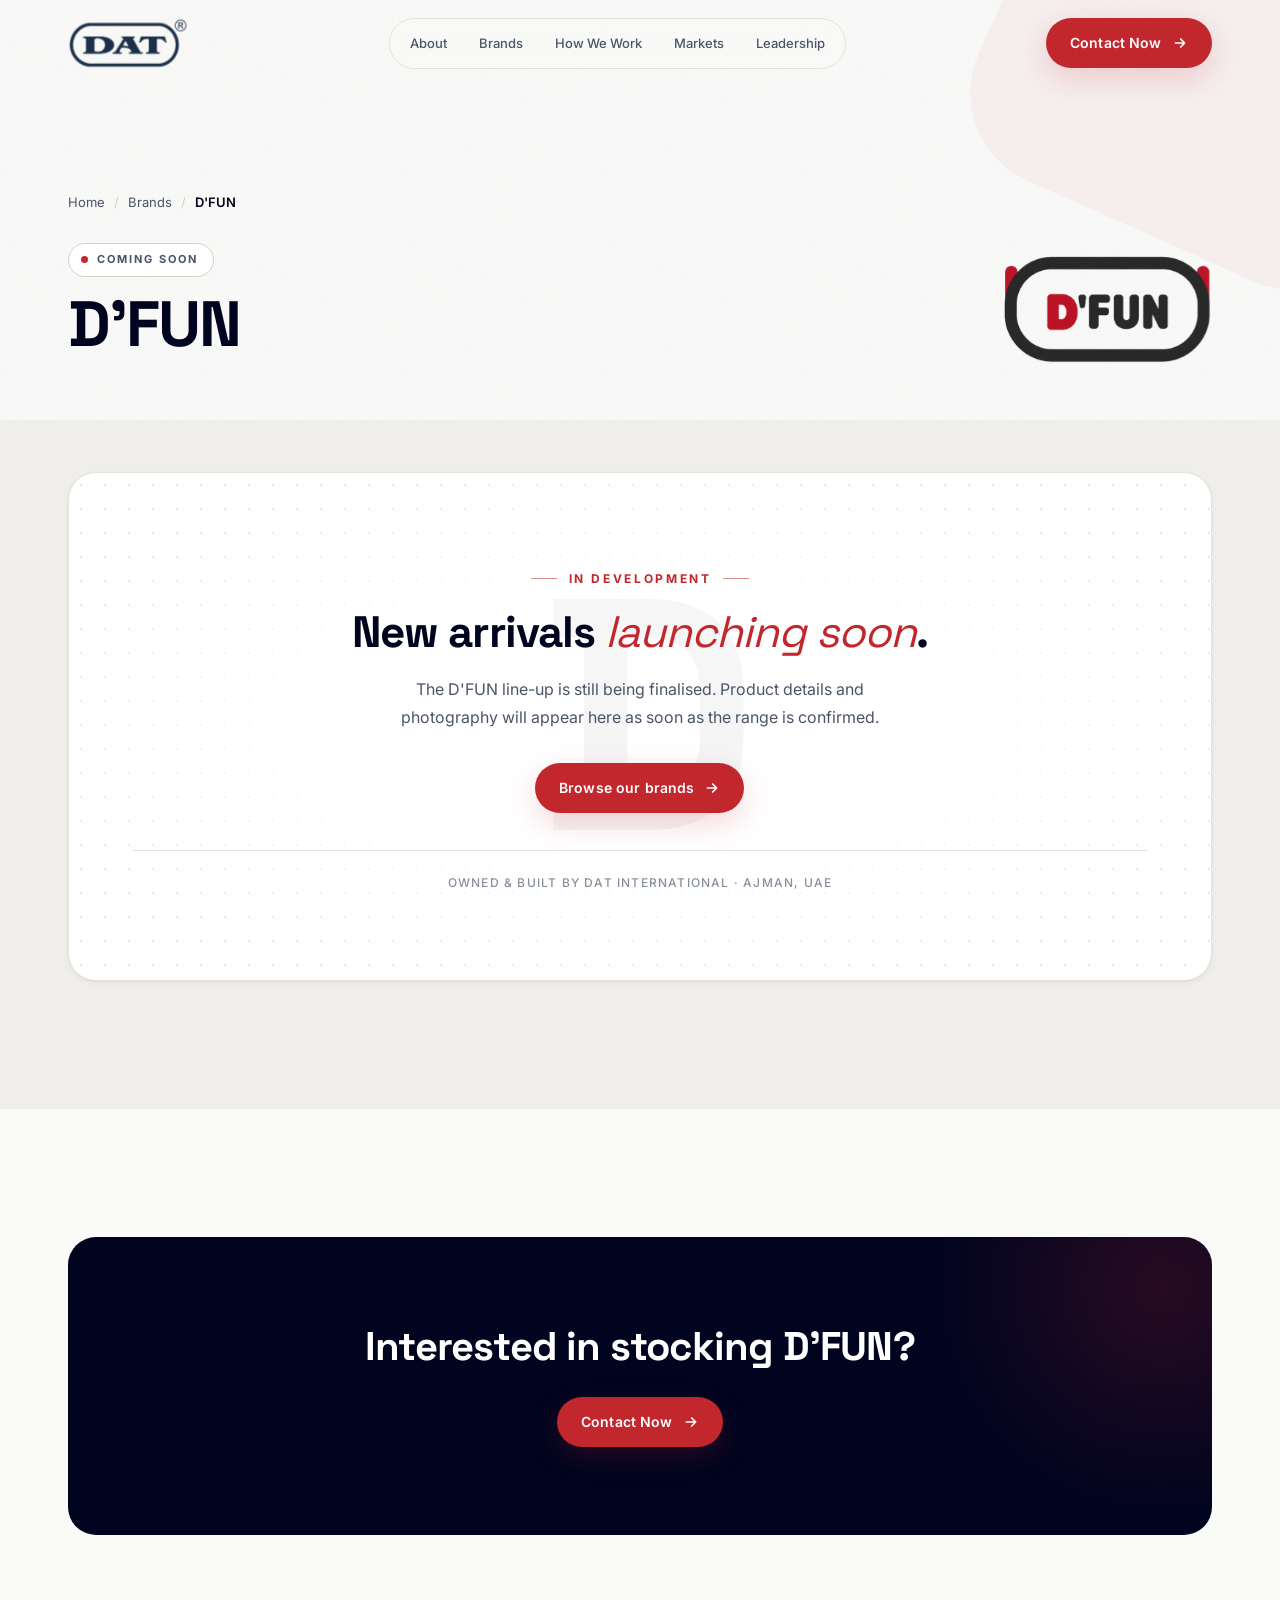
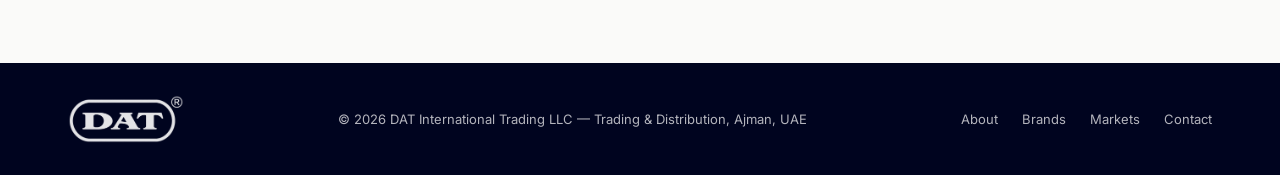
<file: dfun.html>
<!DOCTYPE html>
<html lang="en">
<head>
<meta charset="UTF-8" />
<meta name="viewport" content="width=device-width, initial-scale=1.0" />
<title>D'FUN — Coming Soon | DAT International</title>
<meta name="description" content="D'FUN is a consumer brand owned and built by DAT International, Ajman, UAE. The range is being finalised — product details and photography are coming soon." />
<!-- Canonical/OG/Twitter URLs assume the production domain matches the
     confirmed contact email (datintlmea.com) — confirm before launch if the
     site ships elsewhere. -->
<link rel="canonical" href="https://www.datintlmea.com/dfun.html" />
<meta property="og:type" content="website" />
<meta property="og:site_name" content="DAT International" />
<meta property="og:title" content="D'FUN — Coming Soon | DAT International" />
<meta property="og:description" content="A consumer brand owned and built by DAT International, Ajman, UAE. New arrivals launching soon." />
<meta property="og:image" content="https://www.datintlmea.com/assets/hero-banner-office.png" />
<meta property="og:url" content="https://www.datintlmea.com/dfun.html" />
<meta name="twitter:card" content="summary_large_image" />
<meta name="twitter:title" content="D'FUN — Coming Soon | DAT International" />
<meta name="twitter:description" content="A consumer brand owned and built by DAT International, Ajman, UAE. New arrivals launching soon." />
<meta name="twitter:image" content="https://www.datintlmea.com/assets/hero-banner-office.png" />
<link rel="icon" href="assets/favicon.ico">
<link rel="apple-touch-icon" sizes="180x180" href="assets/apple-touch-icon.png">
<link rel="preconnect" href="https://fonts.googleapis.com">
<link rel="preconnect" href="https://fonts.gstatic.com" crossorigin>
<link href="https://fonts.googleapis.com/css2?family=Space+Grotesk:wght@400;500;600;700&family=Inter:wght@300;400;500;600;700&display=swap" rel="stylesheet">
<script type="application/ld+json">
{
  "@context": "https://schema.org",
  "@type": "Organization",
  "name": "DAT International",
  "legalName": "DAT International Trading LLC",
  "url": "https://www.datintlmea.com/",
  "logo": "https://www.datintlmea.com/assets/icon-square-transparent.png",
  "foundingDate": "2003",
  "address": {
    "@type": "PostalAddress",
    "streetAddress": "Rashidiya 1",
    "addressLocality": "Ajman",
    "addressCountry": "AE"
  },
  "email": "info@datintlmea.com",
  "telephone": "+971-4-258-4011",
  "sameAs": []
}
</script>
<link rel="stylesheet" href="styles.css" />
</head>
<body>

<!-- ===================== Nav ===================== -->
<!-- Duplicated verbatim from index.html (no fetch()-based include — this site
     is opened directly over file://, where fetch() of local files is blocked
     by CORS). Same-page anchors resolve to index.html#... from this page. -->
<header class="nav" id="nav">
  <div class="container nav-inner">
    <a href="index.html" class="logo" aria-label="DAT International — Home">
      <img src="assets/logo-navy-transparent.png" alt="DAT International" />
    </a>
    <nav class="nav-links" aria-label="Primary">
      <a href="index.html#about">About</a>
      <a href="index.html#brands">Brands</a>
      <a href="index.html#how-we-work">How We Work</a>
      <a href="index.html#markets">Markets</a>
      <a href="leadership.html">Leadership</a>
    </nav>
    <div class="nav-cta">
      <a href="index.html#contact" class="btn btn-primary">
        Contact Now
        <svg viewBox="0 0 24 24" fill="none" stroke="currentColor" stroke-width="2.5" stroke-linecap="round" stroke-linejoin="round"><path d="M5 12h14M13 6l6 6-6 6"/></svg>
      </a>
      <button class="nav-toggle" aria-label="Toggle menu">
        <svg viewBox="0 0 24 24" width="20" height="20" fill="none" stroke="currentColor" stroke-width="2" stroke-linecap="round"><path d="M3 7h18M3 12h18M3 17h18"/></svg>
      </button>
    </div>
  </div>
</header>

<main>

<!-- ===================== Brand intro ===================== -->
<section class="brand-hero subpage-first">
  <span class="brand-hero-deco" aria-hidden="true"></span>
  <div class="container">
    <nav class="breadcrumb reveal" aria-label="Breadcrumb">
      <a href="index.html">Home</a>
      <span class="sep" aria-hidden="true">/</span>
      <a href="index.html#brands">Brands</a>
      <span class="sep" aria-hidden="true">/</span>
      <span class="current" aria-current="page">D'FUN</span>
    </nav>

    <div class="brand-intro">
      <div class="brand-intro-text">
        <h1 class="brand-name reveal" data-delay="1">D'FUN</h1>
        <!-- Status pill stands in for the category eyebrow: the category is
             genuinely unknown, so nothing is asserted about it. -->
        <p class="brand-status reveal" data-delay="2">
          <span class="st-dot" aria-hidden="true"></span>
          Coming Soon
        </p>
      </div>
      <div class="brand-logo reveal" data-delay="2">
        <img src="assets/dfun.png" alt="D'FUN logo" />
      </div>
    </div>
  </div>
</section>

<!-- ===================== Coming soon ===================== -->
<!-- This section REPLACES the standard .brand-range block on brands with no
     confirmed products or description. Copied verbatim from vol.html, the
     locked template for this state — the only per-page values are the brand
     name and the letter in .soon-monogram. See the "Coming soon" block in
     styles.css before changing anything here. -->
<section class="bg-alt brand-soon">
  <div class="container">
    <div class="soon-panel reveal">
      <span class="soon-monogram" aria-hidden="true">D</span>
      <div class="soon-inner">
        <p class="soon-eyebrow">In Development</p>
        <h2 class="soon-title">New arrivals <em>launching soon</em>.</h2>
        <p class="soon-note">
          The D'FUN line-up is still being finalised. Product details and photography will appear here as soon as the range is confirmed.
        </p>
        <div class="soon-actions">
          <a href="index.html#brands" class="btn btn-primary">
            Browse our brands
            <svg viewBox="0 0 24 24" fill="none" stroke="currentColor" stroke-width="2.5" stroke-linecap="round" stroke-linejoin="round"><path d="M5 12h14M13 6l6 6-6 6"/></svg>
          </a>
        </div>
        <p class="soon-meta">Owned &amp; built by DAT International · Ajman, UAE</p>
      </div>
    </div>
  </div>
</section>

<!-- ===================== Closing CTA ===================== -->
<section class="brand-cta">
  <span class="brand-cta-deco" aria-hidden="true"></span>
  <div class="container">
    <h2 class="reveal">Interested in stocking D'FUN?</h2>
    <div class="reveal" data-delay="1">
      <a href="index.html#contact" class="btn btn-primary">
        Contact Now
        <svg viewBox="0 0 24 24" fill="none" stroke="currentColor" stroke-width="2.5" stroke-linecap="round" stroke-linejoin="round"><path d="M5 12h14M13 6l6 6-6 6"/></svg>
      </a>
    </div>
  </div>
</section>

</main>

<!-- ===================== Footer Bottom ===================== -->
<footer class="footer-bottom">
  <div class="container">
    <div class="footer-logo">
      <img src="assets/logo-white-transparent.png" alt="DAT International" />
    </div>
    <div>© 2026 DAT International Trading LLC — Trading &amp; Distribution, Ajman, UAE</div>
    <div class="links">
      <a href="index.html#about">About</a>
      <a href="index.html#brands">Brands</a>
      <a href="index.html#markets">Markets</a>
      <a href="index.html#contact">Contact</a>
    </div>
  </div>
</footer>

<script src="script.js"></script>
</body>
</html>
</file>
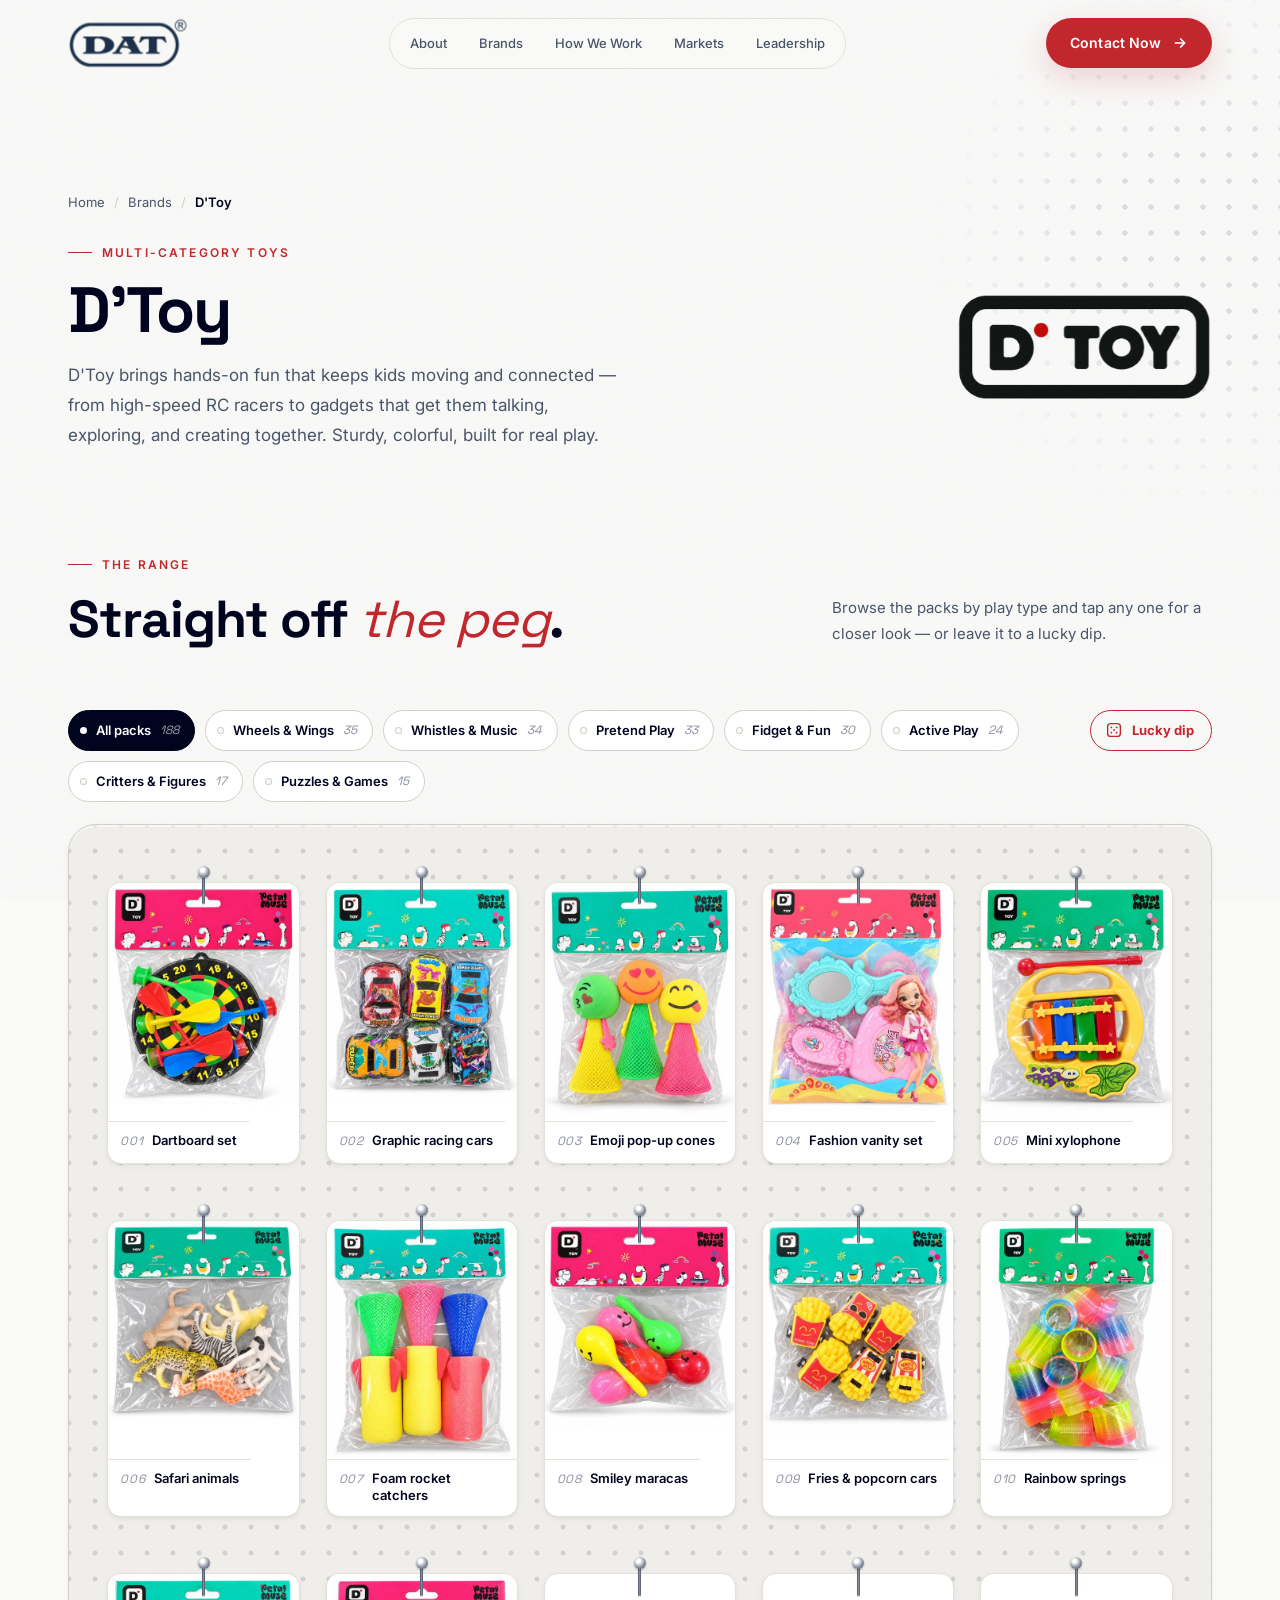
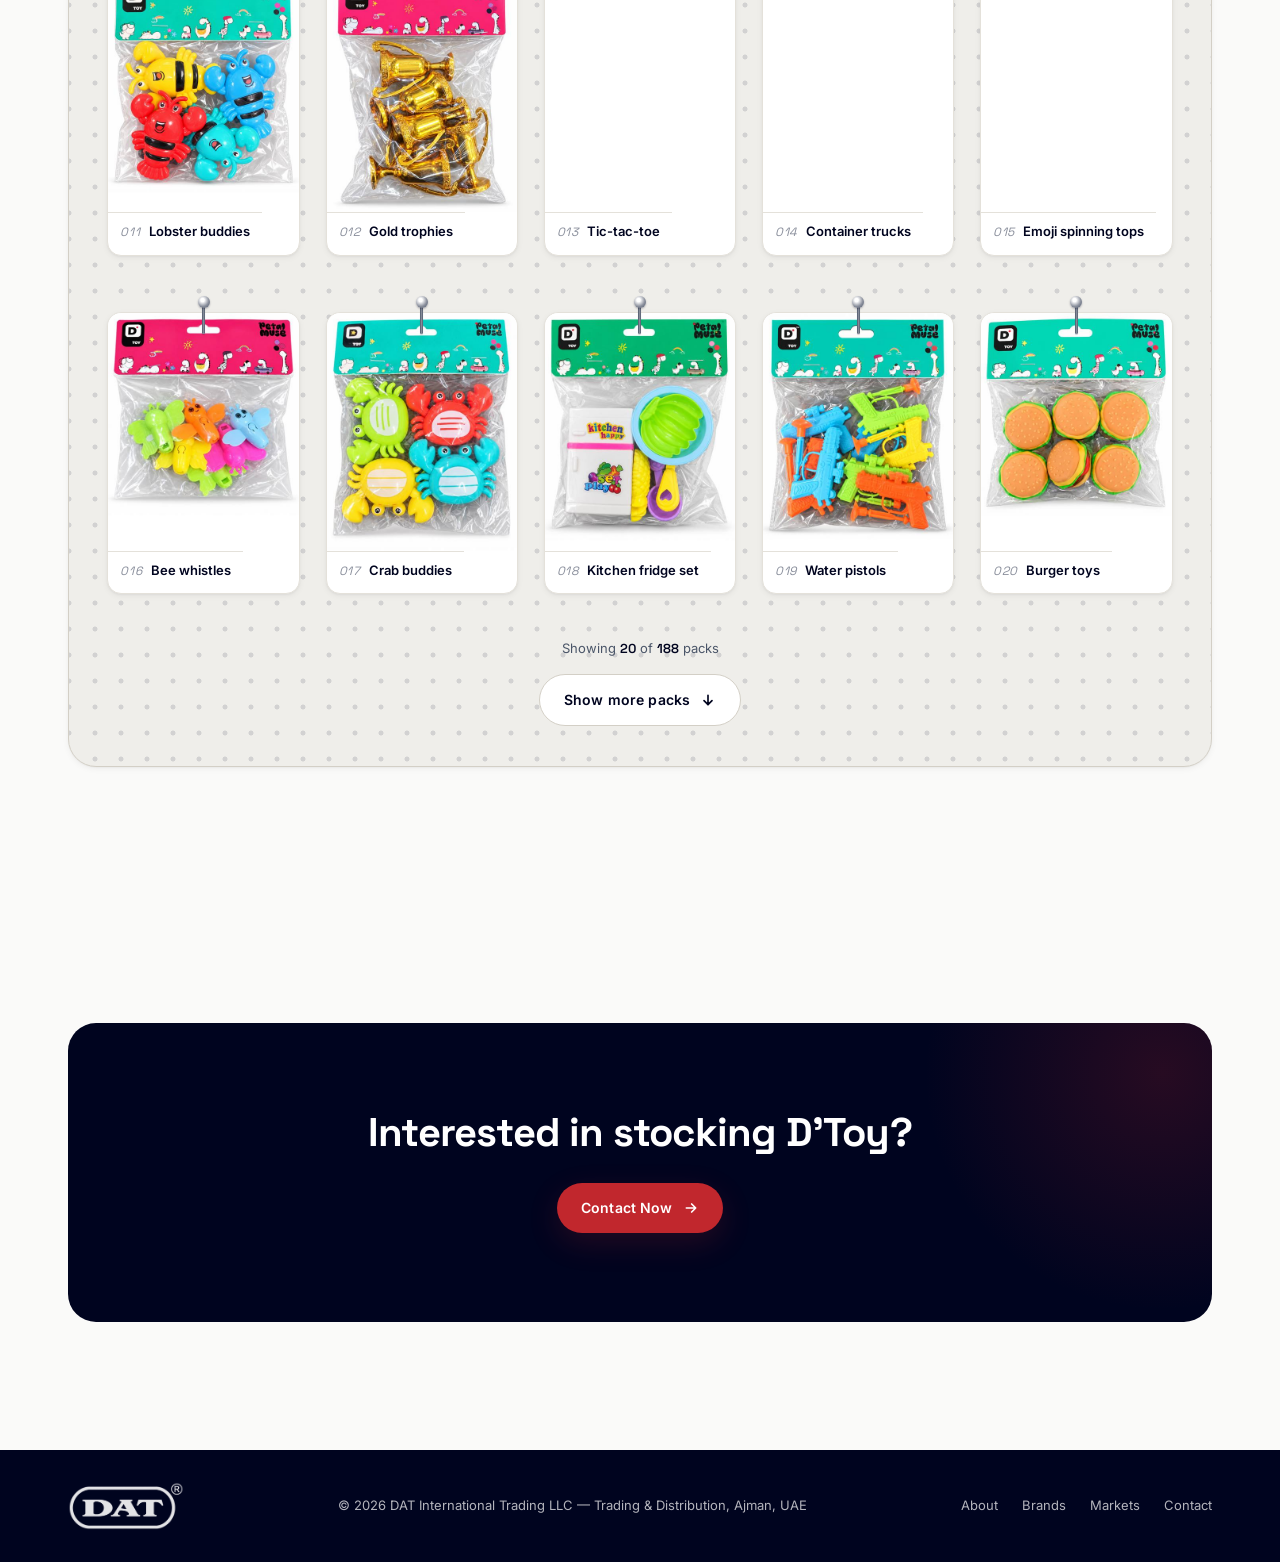
<file: dtoy.html>
<!DOCTYPE html>
<html lang="en">
<head>
<meta charset="UTF-8" />
<meta name="viewport" content="width=device-width, initial-scale=1.0" />
<title>D'Toy — Multi-Category Toys | DAT International</title>
<meta name="description" content="D'Toy brings hands-on fun that keeps kids moving and connected — from high-speed RC racers to gadgets that get them talking, exploring, and creating together. A consumer brand owned and built by DAT International, Ajman, UAE." />
<!-- Canonical/OG/Twitter URLs assume the production domain matches the
     confirmed contact email (datintlmea.com) — confirm before launch if the
     site ships elsewhere. -->
<link rel="canonical" href="https://www.datintlmea.com/dtoy.html" />
<meta property="og:type" content="website" />
<meta property="og:site_name" content="DAT International" />
<meta property="og:title" content="D'Toy — Multi-Category Toys | DAT International" />
<meta property="og:description" content="Hands-on fun that keeps kids moving and connected — from high-speed RC racers to gadgets that get them talking, exploring, and creating together." />
<meta property="og:image" content="https://www.datintlmea.com/assets/hero-banner-office.png" />
<meta property="og:url" content="https://www.datintlmea.com/dtoy.html" />
<meta name="twitter:card" content="summary_large_image" />
<meta name="twitter:title" content="D'Toy — Multi-Category Toys | DAT International" />
<meta name="twitter:description" content="Hands-on fun that keeps kids moving and connected — from high-speed RC racers to gadgets that get them talking, exploring, and creating together." />
<meta name="twitter:image" content="https://www.datintlmea.com/assets/hero-banner-office.png" />
<link rel="icon" href="assets/favicon.ico">
<link rel="apple-touch-icon" sizes="180x180" href="assets/apple-touch-icon.png">
<link rel="preconnect" href="https://fonts.googleapis.com">
<link rel="preconnect" href="https://fonts.gstatic.com" crossorigin>
<link href="https://fonts.googleapis.com/css2?family=Space+Grotesk:wght@400;500;600;700&family=Inter:wght@300;400;500;600;700&display=swap" rel="stylesheet">
<script type="application/ld+json">
{
  "@context": "https://schema.org",
  "@type": "Organization",
  "name": "DAT International",
  "legalName": "DAT International Trading LLC",
  "url": "https://www.datintlmea.com/",
  "logo": "https://www.datintlmea.com/assets/icon-square-transparent.png",
  "foundingDate": "2003",
  "address": {
    "@type": "PostalAddress",
    "streetAddress": "Rashidiya 1",
    "addressLocality": "Ajman",
    "addressCountry": "AE"
  },
  "email": "info@datintlmea.com",
  "telephone": "+971-4-258-4011",
  "sameAs": []
}
</script>
<link rel="stylesheet" href="styles.css" />
</head>
<body class="theme-pegboard">

<!-- ===================== Nav ===================== -->
<!-- Duplicated verbatim from index.html (no fetch()-based include — this site
     is opened directly over file://, where fetch() of local files is blocked
     by CORS). Same-page anchors resolve to index.html#... from this page. -->
<header class="nav" id="nav">
  <div class="container nav-inner">
    <a href="index.html" class="logo" aria-label="DAT International — Home">
      <img src="assets/logo-navy-transparent.png" alt="DAT International" />
    </a>
    <nav class="nav-links" aria-label="Primary">
      <a href="index.html#about">About</a>
      <a href="index.html#brands">Brands</a>
      <a href="index.html#how-we-work">How We Work</a>
      <a href="index.html#markets">Markets</a>
      <a href="leadership.html">Leadership</a>
    </nav>
    <div class="nav-cta">
      <a href="index.html#contact" class="btn btn-primary">
        Contact Now
        <svg viewBox="0 0 24 24" fill="none" stroke="currentColor" stroke-width="2.5" stroke-linecap="round" stroke-linejoin="round"><path d="M5 12h14M13 6l6 6-6 6"/></svg>
      </a>
      <button class="nav-toggle" aria-label="Toggle menu">
        <svg viewBox="0 0 24 24" width="20" height="20" fill="none" stroke="currentColor" stroke-width="2" stroke-linecap="round"><path d="M3 7h18M3 12h18M3 17h18"/></svg>
      </button>
    </div>
  </div>
</header>

<main>

<!-- ===================== Brand intro ===================== -->
<section class="brand-hero subpage-first">
  <span class="brand-hero-deco" aria-hidden="true"></span>
  <div class="container">
    <nav class="breadcrumb reveal" aria-label="Breadcrumb">
      <a href="index.html">Home</a>
      <span class="sep" aria-hidden="true">/</span>
      <a href="index.html#brands">Brands</a>
      <span class="sep" aria-hidden="true">/</span>
      <span class="current" aria-current="page">D'Toy</span>
    </nav>

    <div class="brand-intro">
      <div class="brand-intro-text">
        <h1 class="brand-name reveal" data-delay="1">D'Toy</h1>
        <p class="brand-tagline reveal" data-delay="2">Multi-Category Toys</p>
        <p class="brand-desc reveal" data-delay="3">
          D'Toy brings hands-on fun that keeps kids moving and connected — from high-speed RC racers to gadgets that get them talking, exploring, and creating together. Sturdy, colorful, built for real play.
        </p>
      </div>
      <div class="brand-logo reveal" data-delay="2">
        <img src="assets/dtoy.png" alt="D'Toy logo" />
      </div>
    </div>
  </div>
</section>

<!-- ===================== The wall ===================== -->
<!-- Every pack photo supplied for D'Toy, hung as a pegboard display
     (.peg-range — replaces the three-card .brand-range section). The packs
     carry no printed product names, so each caption is a plain description of
     what's visibly in the bag, NOT an official product name, and "No. 001" is
     this page's own running index, not a supplier item number. Correct a
     caption by editing its .peg-name text; the viewer reads it from here.
     Images: assets/dtoy-range/thumb/NNN.jpg (480×600, the wall) and
     assets/dtoy-range/full/NNN.jpg (960×1200, the viewer) — trimmed, web-sized
     exports of the originals in assets/DTOY/. Each <li>'s data-cat must match
     a .peg-chip data-filter. Filters, row-based paging, the viewer and Lucky
     dip live in script.js (guarded on #pegWall). -->
<section class="peg-range" data-brand="D'Toy">
  <div class="container">
    <div class="section-head">
      <div class="head-left">
        <div class="reveal"><span class="eyebrow">The Range</span></div>
        <h2 class="reveal" data-delay="1">Straight off <em>the peg</em>.</h2>
      </div>
      <p class="head-right reveal" data-delay="2">Browse the packs by play type and tap any one for a closer look — or leave it to a lucky dip.</p>
    </div>

    <div class="peg-toolbar reveal" data-delay="2">
      <div class="peg-filters" role="group" aria-label="Filter packs by play type">
          <button class="peg-chip is-active" type="button" data-filter="all" aria-pressed="true"><span class="peg-chip-label">All packs</span><span class="peg-chip-n">188</span></button>
          <button class="peg-chip" type="button" data-filter="wheels" aria-pressed="false"><span class="peg-chip-label">Wheels &amp; Wings</span><span class="peg-chip-n">35</span></button>
          <button class="peg-chip" type="button" data-filter="music" aria-pressed="false"><span class="peg-chip-label">Whistles &amp; Music</span><span class="peg-chip-n">34</span></button>
          <button class="peg-chip" type="button" data-filter="pretend" aria-pressed="false"><span class="peg-chip-label">Pretend Play</span><span class="peg-chip-n">33</span></button>
          <button class="peg-chip" type="button" data-filter="fidget" aria-pressed="false"><span class="peg-chip-label">Fidget &amp; Fun</span><span class="peg-chip-n">30</span></button>
          <button class="peg-chip" type="button" data-filter="active" aria-pressed="false"><span class="peg-chip-label">Active Play</span><span class="peg-chip-n">24</span></button>
          <button class="peg-chip" type="button" data-filter="critters" aria-pressed="false"><span class="peg-chip-label">Critters &amp; Figures</span><span class="peg-chip-n">17</span></button>
          <button class="peg-chip" type="button" data-filter="puzzles" aria-pressed="false"><span class="peg-chip-label">Puzzles &amp; Games</span><span class="peg-chip-n">15</span></button>
      </div>
      <button class="peg-dip" type="button" id="pegDip">
        <svg viewBox="0 0 24 24" fill="none" stroke="currentColor" stroke-width="1.8" stroke-linecap="round" stroke-linejoin="round" aria-hidden="true"><rect x="3.5" y="3.5" width="17" height="17" rx="4"/><circle cx="8.5" cy="8.5" r="1.2" fill="currentColor" stroke="none"/><circle cx="15.5" cy="8.5" r="1.2" fill="currentColor" stroke="none"/><circle cx="12" cy="12" r="1.2" fill="currentColor" stroke="none"/><circle cx="8.5" cy="15.5" r="1.2" fill="currentColor" stroke="none"/><circle cx="15.5" cy="15.5" r="1.2" fill="currentColor" stroke="none"/></svg>
        Lucky dip
      </button>
    </div>

    <div class="peg-board">
      <ul class="peg-wall" id="pegWall">
        <li class="peg-item" data-cat="puzzles">
          <button class="peg-card" type="button" aria-haspopup="dialog">
            <span class="peg-media"><img src="assets/dtoy-range/thumb/001.jpg" width="480" height="600" alt="" loading="lazy" decoding="async"></span>
            <span class="peg-label"><span class="peg-no">001</span><span class="peg-name">Dartboard set</span></span>
          </button>
        </li>
        <li class="peg-item" data-cat="wheels">
          <button class="peg-card" type="button" aria-haspopup="dialog">
            <span class="peg-media"><img src="assets/dtoy-range/thumb/002.jpg" width="480" height="600" alt="" loading="lazy" decoding="async"></span>
            <span class="peg-label"><span class="peg-no">002</span><span class="peg-name">Graphic racing cars</span></span>
          </button>
        </li>
        <li class="peg-item" data-cat="fidget">
          <button class="peg-card" type="button" aria-haspopup="dialog">
            <span class="peg-media"><img src="assets/dtoy-range/thumb/003.jpg" width="480" height="600" alt="" loading="lazy" decoding="async"></span>
            <span class="peg-label"><span class="peg-no">003</span><span class="peg-name">Emoji pop-up cones</span></span>
          </button>
        </li>
        <li class="peg-item" data-cat="pretend">
          <button class="peg-card" type="button" aria-haspopup="dialog">
            <span class="peg-media"><img src="assets/dtoy-range/thumb/004.jpg" width="480" height="600" alt="" loading="lazy" decoding="async"></span>
            <span class="peg-label"><span class="peg-no">004</span><span class="peg-name">Fashion vanity set</span></span>
          </button>
        </li>
        <li class="peg-item" data-cat="music">
          <button class="peg-card" type="button" aria-haspopup="dialog">
            <span class="peg-media"><img src="assets/dtoy-range/thumb/005.jpg" width="480" height="600" alt="" loading="lazy" decoding="async"></span>
            <span class="peg-label"><span class="peg-no">005</span><span class="peg-name">Mini xylophone</span></span>
          </button>
        </li>
        <li class="peg-item" data-cat="critters">
          <button class="peg-card" type="button" aria-haspopup="dialog">
            <span class="peg-media"><img src="assets/dtoy-range/thumb/006.jpg" width="480" height="600" alt="" loading="lazy" decoding="async"></span>
            <span class="peg-label"><span class="peg-no">006</span><span class="peg-name">Safari animals</span></span>
          </button>
        </li>
        <li class="peg-item" data-cat="active">
          <button class="peg-card" type="button" aria-haspopup="dialog">
            <span class="peg-media"><img src="assets/dtoy-range/thumb/007.jpg" width="480" height="600" alt="" loading="lazy" decoding="async"></span>
            <span class="peg-label"><span class="peg-no">007</span><span class="peg-name">Foam rocket catchers</span></span>
          </button>
        </li>
        <li class="peg-item" data-cat="music">
          <button class="peg-card" type="button" aria-haspopup="dialog">
            <span class="peg-media"><img src="assets/dtoy-range/thumb/008.jpg" width="480" height="600" alt="" loading="lazy" decoding="async"></span>
            <span class="peg-label"><span class="peg-no">008</span><span class="peg-name">Smiley maracas</span></span>
          </button>
        </li>
        <li class="peg-item" data-cat="wheels">
          <button class="peg-card" type="button" aria-haspopup="dialog">
            <span class="peg-media"><img src="assets/dtoy-range/thumb/009.jpg" width="480" height="600" alt="" loading="lazy" decoding="async"></span>
            <span class="peg-label"><span class="peg-no">009</span><span class="peg-name">Fries &amp; popcorn cars</span></span>
          </button>
        </li>
        <li class="peg-item" data-cat="fidget">
          <button class="peg-card" type="button" aria-haspopup="dialog">
            <span class="peg-media"><img src="assets/dtoy-range/thumb/010.jpg" width="480" height="600" alt="" loading="lazy" decoding="async"></span>
            <span class="peg-label"><span class="peg-no">010</span><span class="peg-name">Rainbow springs</span></span>
          </button>
        </li>
        <li class="peg-item" data-cat="critters">
          <button class="peg-card" type="button" aria-haspopup="dialog">
            <span class="peg-media"><img src="assets/dtoy-range/thumb/011.jpg" width="480" height="600" alt="" loading="lazy" decoding="async"></span>
            <span class="peg-label"><span class="peg-no">011</span><span class="peg-name">Lobster buddies</span></span>
          </button>
        </li>
        <li class="peg-item" data-cat="pretend">
          <button class="peg-card" type="button" aria-haspopup="dialog">
            <span class="peg-media"><img src="assets/dtoy-range/thumb/012.jpg" width="480" height="600" alt="" loading="lazy" decoding="async"></span>
            <span class="peg-label"><span class="peg-no">012</span><span class="peg-name">Gold trophies</span></span>
          </button>
        </li>
        <li class="peg-item" data-cat="puzzles">
          <button class="peg-card" type="button" aria-haspopup="dialog">
            <span class="peg-media"><img src="assets/dtoy-range/thumb/013.jpg" width="480" height="600" alt="" loading="lazy" decoding="async"></span>
            <span class="peg-label"><span class="peg-no">013</span><span class="peg-name">Tic-tac-toe</span></span>
          </button>
        </li>
        <li class="peg-item" data-cat="wheels">
          <button class="peg-card" type="button" aria-haspopup="dialog">
            <span class="peg-media"><img src="assets/dtoy-range/thumb/014.jpg" width="480" height="600" alt="" loading="lazy" decoding="async"></span>
            <span class="peg-label"><span class="peg-no">014</span><span class="peg-name">Container trucks</span></span>
          </button>
        </li>
        <li class="peg-item" data-cat="fidget">
          <button class="peg-card" type="button" aria-haspopup="dialog">
            <span class="peg-media"><img src="assets/dtoy-range/thumb/015.jpg" width="480" height="600" alt="" loading="lazy" decoding="async"></span>
            <span class="peg-label"><span class="peg-no">015</span><span class="peg-name">Emoji spinning tops</span></span>
          </button>
        </li>
        <li class="peg-item" data-cat="music">
          <button class="peg-card" type="button" aria-haspopup="dialog">
            <span class="peg-media"><img src="assets/dtoy-range/thumb/016.jpg" width="480" height="600" alt="" loading="lazy" decoding="async"></span>
            <span class="peg-label"><span class="peg-no">016</span><span class="peg-name">Bee whistles</span></span>
          </button>
        </li>
        <li class="peg-item" data-cat="critters">
          <button class="peg-card" type="button" aria-haspopup="dialog">
            <span class="peg-media"><img src="assets/dtoy-range/thumb/017.jpg" width="480" height="600" alt="" loading="lazy" decoding="async"></span>
            <span class="peg-label"><span class="peg-no">017</span><span class="peg-name">Crab buddies</span></span>
          </button>
        </li>
        <li class="peg-item" data-cat="pretend">
          <button class="peg-card" type="button" aria-haspopup="dialog">
            <span class="peg-media"><img src="assets/dtoy-range/thumb/018.jpg" width="480" height="600" alt="" loading="lazy" decoding="async"></span>
            <span class="peg-label"><span class="peg-no">018</span><span class="peg-name">Kitchen fridge set</span></span>
          </button>
        </li>
        <li class="peg-item" data-cat="active">
          <button class="peg-card" type="button" aria-haspopup="dialog">
            <span class="peg-media"><img src="assets/dtoy-range/thumb/019.jpg" width="480" height="600" alt="" loading="lazy" decoding="async"></span>
            <span class="peg-label"><span class="peg-no">019</span><span class="peg-name">Water pistols</span></span>
          </button>
        </li>
        <li class="peg-item" data-cat="fidget">
          <button class="peg-card" type="button" aria-haspopup="dialog">
            <span class="peg-media"><img src="assets/dtoy-range/thumb/020.jpg" width="480" height="600" alt="" loading="lazy" decoding="async"></span>
            <span class="peg-label"><span class="peg-no">020</span><span class="peg-name">Burger toys</span></span>
          </button>
        </li>
        <li class="peg-item" data-cat="wheels">
          <button class="peg-card" type="button" aria-haspopup="dialog">
            <span class="peg-media"><img src="assets/dtoy-range/thumb/021.jpg" width="480" height="600" alt="" loading="lazy" decoding="async"></span>
            <span class="peg-label"><span class="peg-no">021</span><span class="peg-name">Fighter jets</span></span>
          </button>
        </li>
        <li class="peg-item" data-cat="critters">
          <button class="peg-card" type="button" aria-haspopup="dialog">
            <span class="peg-media"><img src="assets/dtoy-range/thumb/022.jpg" width="480" height="600" alt="" loading="lazy" decoding="async"></span>
            <span class="peg-label"><span class="peg-no">022</span><span class="peg-name">Transforming eggs</span></span>
          </button>
        </li>
        <li class="peg-item" data-cat="puzzles">
          <button class="peg-card" type="button" aria-haspopup="dialog">
            <span class="peg-media"><img src="assets/dtoy-range/thumb/023.jpg" width="480" height="600" alt="" loading="lazy" decoding="async"></span>
            <span class="peg-label"><span class="peg-no">023</span><span class="peg-name">Puzzle cubes</span></span>
          </button>
        </li>
        <li class="peg-item" data-cat="fidget">
          <button class="peg-card" type="button" aria-haspopup="dialog">
            <span class="peg-media"><img src="assets/dtoy-range/thumb/024.jpg" width="480" height="600" alt="" loading="lazy" decoding="async"></span>
            <span class="peg-label"><span class="peg-no">024</span><span class="peg-name">Cactus spring poppers</span></span>
          </button>
        </li>
        <li class="peg-item" data-cat="wheels">
          <button class="peg-card" type="button" aria-haspopup="dialog">
            <span class="peg-media"><img src="assets/dtoy-range/thumb/025.jpg" width="480" height="600" alt="" loading="lazy" decoding="async"></span>
            <span class="peg-label"><span class="peg-no">025</span><span class="peg-name">Motorbike riders</span></span>
          </button>
        </li>
        <li class="peg-item" data-cat="music">
          <button class="peg-card" type="button" aria-haspopup="dialog">
            <span class="peg-media"><img src="assets/dtoy-range/thumb/026.jpg" width="480" height="600" alt="" loading="lazy" decoding="async"></span>
            <span class="peg-label"><span class="peg-no">026</span><span class="peg-name">Pumpkin whistles</span></span>
          </button>
        </li>
        <li class="peg-item" data-cat="pretend">
          <button class="peg-card" type="button" aria-haspopup="dialog">
            <span class="peg-media"><img src="assets/dtoy-range/thumb/027.jpg" width="480" height="600" alt="" loading="lazy" decoding="async"></span>
            <span class="peg-label"><span class="peg-no">027</span><span class="peg-name">Toy battle axes</span></span>
          </button>
        </li>
        <li class="peg-item" data-cat="fidget">
          <button class="peg-card" type="button" aria-haspopup="dialog">
            <span class="peg-media"><img src="assets/dtoy-range/thumb/028.jpg" width="480" height="600" alt="" loading="lazy" decoding="async"></span>
            <span class="peg-label"><span class="peg-no">028</span><span class="peg-name">Flower spinning tops</span></span>
          </button>
        </li>
        <li class="peg-item" data-cat="active">
          <button class="peg-card" type="button" aria-haspopup="dialog">
            <span class="peg-media"><img src="assets/dtoy-range/thumb/029.jpg" width="480" height="600" alt="" loading="lazy" decoding="async"></span>
            <span class="peg-label"><span class="peg-no">029</span><span class="peg-name">Printed yo-yos</span></span>
          </button>
        </li>
        <li class="peg-item" data-cat="critters">
          <button class="peg-card" type="button" aria-haspopup="dialog">
            <span class="peg-media"><img src="assets/dtoy-range/thumb/030.jpg" width="480" height="600" alt="" loading="lazy" decoding="async"></span>
            <span class="peg-label"><span class="peg-no">030</span><span class="peg-name">Sea creature figures</span></span>
          </button>
        </li>
        <li class="peg-item" data-cat="puzzles">
          <button class="peg-card" type="button" aria-haspopup="dialog">
            <span class="peg-media"><img src="assets/dtoy-range/thumb/031.jpg" width="480" height="600" alt="" loading="lazy" decoding="async"></span>
            <span class="peg-label"><span class="peg-no">031</span><span class="peg-name">Math rollers</span></span>
          </button>
        </li>
        <li class="peg-item" data-cat="wheels">
          <button class="peg-card" type="button" aria-haspopup="dialog">
            <span class="peg-media"><img src="assets/dtoy-range/thumb/032.jpg" width="480" height="600" alt="" loading="lazy" decoding="async"></span>
            <span class="peg-label"><span class="peg-no">032</span><span class="peg-name">Mini racers</span></span>
          </button>
        </li>
        <li class="peg-item" data-cat="music">
          <button class="peg-card" type="button" aria-haspopup="dialog">
            <span class="peg-media"><img src="assets/dtoy-range/thumb/033.jpg" width="480" height="600" alt="" loading="lazy" decoding="async"></span>
            <span class="peg-label"><span class="peg-no">033</span><span class="peg-name">T-shirt whistles</span></span>
          </button>
        </li>
        <li class="peg-item" data-cat="pretend">
          <button class="peg-card" type="button" aria-haspopup="dialog">
            <span class="peg-media"><img src="assets/dtoy-range/thumb/034.jpg" width="480" height="600" alt="" loading="lazy" decoding="async"></span>
            <span class="peg-label"><span class="peg-no">034</span><span class="peg-name">Mini torches</span></span>
          </button>
        </li>
        <li class="peg-item" data-cat="fidget">
          <button class="peg-card" type="button" aria-haspopup="dialog">
            <span class="peg-media"><img src="assets/dtoy-range/thumb/035.jpg" width="480" height="600" alt="" loading="lazy" decoding="async"></span>
            <span class="peg-label"><span class="peg-no">035</span><span class="peg-name">Funny-face springs</span></span>
          </button>
        </li>
        <li class="peg-item" data-cat="active">
          <button class="peg-card" type="button" aria-haspopup="dialog">
            <span class="peg-media"><img src="assets/dtoy-range/thumb/036.jpg" width="480" height="600" alt="" loading="lazy" decoding="async"></span>
            <span class="peg-label"><span class="peg-no">036</span><span class="peg-name">Disc shooter set</span></span>
          </button>
        </li>
        <li class="peg-item" data-cat="wheels">
          <button class="peg-card" type="button" aria-haspopup="dialog">
            <span class="peg-media"><img src="assets/dtoy-range/thumb/037.jpg" width="480" height="600" alt="" loading="lazy" decoding="async"></span>
            <span class="peg-label"><span class="peg-no">037</span><span class="peg-name">Clear mini buses</span></span>
          </button>
        </li>
        <li class="peg-item" data-cat="music">
          <button class="peg-card" type="button" aria-haspopup="dialog">
            <span class="peg-media"><img src="assets/dtoy-range/thumb/038.jpg" width="480" height="600" alt="" loading="lazy" decoding="async"></span>
            <span class="peg-label"><span class="peg-no">038</span><span class="peg-name">Jersey whistles</span></span>
          </button>
        </li>
        <li class="peg-item" data-cat="pretend">
          <button class="peg-card" type="button" aria-haspopup="dialog">
            <span class="peg-media"><img src="assets/dtoy-range/thumb/039.jpg" width="480" height="600" alt="" loading="lazy" decoding="async"></span>
            <span class="peg-label"><span class="peg-no">039</span><span class="peg-name">Kitchen utensil set</span></span>
          </button>
        </li>
        <li class="peg-item" data-cat="fidget">
          <button class="peg-card" type="button" aria-haspopup="dialog">
            <span class="peg-media"><img src="assets/dtoy-range/thumb/040.jpg" width="480" height="600" alt="" loading="lazy" decoding="async"></span>
            <span class="peg-label"><span class="peg-no">040</span><span class="peg-name">Vehicle stampers</span></span>
          </button>
        </li>
        <li class="peg-item" data-cat="wheels">
          <button class="peg-card" type="button" aria-haspopup="dialog">
            <span class="peg-media"><img src="assets/dtoy-range/thumb/041.jpg" width="480" height="600" alt="" loading="lazy" decoding="async"></span>
            <span class="peg-label"><span class="peg-no">041</span><span class="peg-name">Dino stunt cars</span></span>
          </button>
        </li>
        <li class="peg-item" data-cat="music">
          <button class="peg-card" type="button" aria-haspopup="dialog">
            <span class="peg-media"><img src="assets/dtoy-range/thumb/042.jpg" width="480" height="600" alt="" loading="lazy" decoding="async"></span>
            <span class="peg-label"><span class="peg-no">042</span><span class="peg-name">Crocodile whistles</span></span>
          </button>
        </li>
        <li class="peg-item" data-cat="active">
          <button class="peg-card" type="button" aria-haspopup="dialog">
            <span class="peg-media"><img src="assets/dtoy-range/thumb/043.jpg" width="480" height="600" alt="" loading="lazy" decoding="async"></span>
            <span class="peg-label"><span class="peg-no">043</span><span class="peg-name">Mini paddle set</span></span>
          </button>
        </li>
        <li class="peg-item" data-cat="critters">
          <button class="peg-card" type="button" aria-haspopup="dialog">
            <span class="peg-media"><img src="assets/dtoy-range/thumb/044.jpg" width="480" height="600" alt="" loading="lazy" decoding="async"></span>
            <span class="peg-label"><span class="peg-no">044</span><span class="peg-name">Dinosaur figures</span></span>
          </button>
        </li>
        <li class="peg-item" data-cat="pretend">
          <button class="peg-card" type="button" aria-haspopup="dialog">
            <span class="peg-media"><img src="assets/dtoy-range/thumb/045.jpg" width="480" height="600" alt="" loading="lazy" decoding="async"></span>
            <span class="peg-label"><span class="peg-no">045</span><span class="peg-name">Mirrors &amp; combs</span></span>
          </button>
        </li>
        <li class="peg-item" data-cat="puzzles">
          <button class="peg-card" type="button" aria-haspopup="dialog">
            <span class="peg-media"><img src="assets/dtoy-range/thumb/046.jpg" width="480" height="600" alt="" loading="lazy" decoding="async"></span>
            <span class="peg-label"><span class="peg-no">046</span><span class="peg-name">Dino water games</span></span>
          </button>
        </li>
        <li class="peg-item" data-cat="fidget">
          <button class="peg-card" type="button" aria-haspopup="dialog">
            <span class="peg-media"><img src="assets/dtoy-range/thumb/047.jpg" width="480" height="600" alt="" loading="lazy" decoding="async"></span>
            <span class="peg-label"><span class="peg-no">047</span><span class="peg-name">Gyro spinners</span></span>
          </button>
        </li>
        <li class="peg-item" data-cat="wheels">
          <button class="peg-card" type="button" aria-haspopup="dialog">
            <span class="peg-media"><img src="assets/dtoy-range/thumb/048.jpg" width="480" height="600" alt="" loading="lazy" decoding="async"></span>
            <span class="peg-label"><span class="peg-no">048</span><span class="peg-name">Suitcase cars</span></span>
          </button>
        </li>
        <li class="peg-item" data-cat="music">
          <button class="peg-card" type="button" aria-haspopup="dialog">
            <span class="peg-media"><img src="assets/dtoy-range/thumb/049.jpg" width="480" height="600" alt="" loading="lazy" decoding="async"></span>
            <span class="peg-label"><span class="peg-no">049</span><span class="peg-name">Squeaky hammers</span></span>
          </button>
        </li>
        <li class="peg-item" data-cat="pretend">
          <button class="peg-card" type="button" aria-haspopup="dialog">
            <span class="peg-media"><img src="assets/dtoy-range/thumb/050.jpg" width="480" height="600" alt="" loading="lazy" decoding="async"></span>
            <span class="peg-label"><span class="peg-no">050</span><span class="peg-name">Nail-polish toys</span></span>
          </button>
        </li>
        <li class="peg-item" data-cat="active">
          <button class="peg-card" type="button" aria-haspopup="dialog">
            <span class="peg-media"><img src="assets/dtoy-range/thumb/051.jpg" width="480" height="600" alt="" loading="lazy" decoding="async"></span>
            <span class="peg-label"><span class="peg-no">051</span><span class="peg-name">Panda finger skateboards</span></span>
          </button>
        </li>
        <li class="peg-item" data-cat="wheels">
          <button class="peg-card" type="button" aria-haspopup="dialog">
            <span class="peg-media"><img src="assets/dtoy-range/thumb/052.jpg" width="480" height="600" alt="" loading="lazy" decoding="async"></span>
            <span class="peg-label"><span class="peg-no">052</span><span class="peg-name">Sports racing cars</span></span>
          </button>
        </li>
        <li class="peg-item" data-cat="music">
          <button class="peg-card" type="button" aria-haspopup="dialog">
            <span class="peg-media"><img src="assets/dtoy-range/thumb/053.jpg" width="480" height="600" alt="" loading="lazy" decoding="async"></span>
            <span class="peg-label"><span class="peg-no">053</span><span class="peg-name">Football charm whistles</span></span>
          </button>
        </li>
        <li class="peg-item" data-cat="fidget">
          <button class="peg-card" type="button" aria-haspopup="dialog">
            <span class="peg-media"><img src="assets/dtoy-range/thumb/054.jpg" width="480" height="600" alt="" loading="lazy" decoding="async"></span>
            <span class="peg-label"><span class="peg-no">054</span><span class="peg-name">Wall climbers</span></span>
          </button>
        </li>
        <li class="peg-item" data-cat="pretend">
          <button class="peg-card" type="button" aria-haspopup="dialog">
            <span class="peg-media"><img src="assets/dtoy-range/thumb/055.jpg" width="480" height="600" alt="" loading="lazy" decoding="async"></span>
            <span class="peg-label"><span class="peg-no">055</span><span class="peg-name">Kitchen play set</span></span>
          </button>
        </li>
        <li class="peg-item" data-cat="critters">
          <button class="peg-card" type="button" aria-haspopup="dialog">
            <span class="peg-media"><img src="assets/dtoy-range/thumb/056.jpg" width="480" height="600" alt="" loading="lazy" decoding="async"></span>
            <span class="peg-label"><span class="peg-no">056</span><span class="peg-name">Robot figures</span></span>
          </button>
        </li>
        <li class="peg-item" data-cat="active">
          <button class="peg-card" type="button" aria-haspopup="dialog">
            <span class="peg-media"><img src="assets/dtoy-range/thumb/057.jpg" width="480" height="600" alt="" loading="lazy" decoding="async"></span>
            <span class="peg-label"><span class="peg-no">057</span><span class="peg-name">Mini sports balls</span></span>
          </button>
        </li>
        <li class="peg-item" data-cat="puzzles">
          <button class="peg-card" type="button" aria-haspopup="dialog">
            <span class="peg-media"><img src="assets/dtoy-range/thumb/058.jpg" width="480" height="600" alt="" loading="lazy" decoding="async"></span>
            <span class="peg-label"><span class="peg-no">058</span><span class="peg-name">Puzzle balls</span></span>
          </button>
        </li>
        <li class="peg-item" data-cat="wheels">
          <button class="peg-card" type="button" aria-haspopup="dialog">
            <span class="peg-media"><img src="assets/dtoy-range/thumb/059.jpg" width="480" height="600" alt="" loading="lazy" decoding="async"></span>
            <span class="peg-label"><span class="peg-no">059</span><span class="peg-name">Mini bicycles</span></span>
          </button>
        </li>
        <li class="peg-item" data-cat="music">
          <button class="peg-card" type="button" aria-haspopup="dialog">
            <span class="peg-media"><img src="assets/dtoy-range/thumb/060.jpg" width="480" height="600" alt="" loading="lazy" decoding="async"></span>
            <span class="peg-label"><span class="peg-no">060</span><span class="peg-name">Football whistles</span></span>
          </button>
        </li>
        <li class="peg-item" data-cat="pretend">
          <button class="peg-card" type="button" aria-haspopup="dialog">
            <span class="peg-media"><img src="assets/dtoy-range/thumb/061.jpg" width="480" height="600" alt="" loading="lazy" decoding="async"></span>
            <span class="peg-label"><span class="peg-no">061</span><span class="peg-name">Flower hair clips</span></span>
          </button>
        </li>
        <li class="peg-item" data-cat="fidget">
          <button class="peg-card" type="button" aria-haspopup="dialog">
            <span class="peg-media"><img src="assets/dtoy-range/thumb/062.jpg" width="480" height="600" alt="" loading="lazy" decoding="async"></span>
            <span class="peg-label"><span class="peg-no">062</span><span class="peg-name">Printed spinning tops</span></span>
          </button>
        </li>
        <li class="peg-item" data-cat="wheels">
          <button class="peg-card" type="button" aria-haspopup="dialog">
            <span class="peg-media"><img src="assets/dtoy-range/thumb/063.jpg" width="480" height="600" alt="" loading="lazy" decoding="async"></span>
            <span class="peg-label"><span class="peg-no">063</span><span class="peg-name">Mini block cars</span></span>
          </button>
        </li>
        <li class="peg-item" data-cat="music">
          <button class="peg-card" type="button" aria-haspopup="dialog">
            <span class="peg-media"><img src="assets/dtoy-range/thumb/064.jpg" width="480" height="600" alt="" loading="lazy" decoding="async"></span>
            <span class="peg-label"><span class="peg-no">064</span><span class="peg-name">Assorted whistles</span></span>
          </button>
        </li>
        <li class="peg-item" data-cat="pretend">
          <button class="peg-card" type="button" aria-haspopup="dialog">
            <span class="peg-media"><img src="assets/dtoy-range/thumb/065.jpg" width="480" height="600" alt="" loading="lazy" decoding="async"></span>
            <span class="peg-label"><span class="peg-no">065</span><span class="peg-name">Butterfly clips</span></span>
          </button>
        </li>
        <li class="peg-item" data-cat="active">
          <button class="peg-card" type="button" aria-haspopup="dialog">
            <span class="peg-media"><img src="assets/dtoy-range/thumb/066.jpg" width="480" height="600" alt="" loading="lazy" decoding="async"></span>
            <span class="peg-label"><span class="peg-no">066</span><span class="peg-name">Finger skateboards</span></span>
          </button>
        </li>
        <li class="peg-item" data-cat="fidget">
          <button class="peg-card" type="button" aria-haspopup="dialog">
            <span class="peg-media"><img src="assets/dtoy-range/thumb/067.jpg" width="480" height="600" alt="" loading="lazy" decoding="async"></span>
            <span class="peg-label"><span class="peg-no">067</span><span class="peg-name">Mini fans &amp; whistles</span></span>
          </button>
        </li>
        <li class="peg-item" data-cat="critters">
          <button class="peg-card" type="button" aria-haspopup="dialog">
            <span class="peg-media"><img src="assets/dtoy-range/thumb/068.jpg" width="480" height="600" alt="" loading="lazy" decoding="async"></span>
            <span class="peg-label"><span class="peg-no">068</span><span class="peg-name">Animal finger puppets</span></span>
          </button>
        </li>
        <li class="peg-item" data-cat="wheels">
          <button class="peg-card" type="button" aria-haspopup="dialog">
            <span class="peg-media"><img src="assets/dtoy-range/thumb/069.jpg" width="480" height="600" alt="" loading="lazy" decoding="async"></span>
            <span class="peg-label"><span class="peg-no">069</span><span class="peg-name">Dino park cars</span></span>
          </button>
        </li>
        <li class="peg-item" data-cat="music">
          <button class="peg-card" type="button" aria-haspopup="dialog">
            <span class="peg-media"><img src="assets/dtoy-range/thumb/070.jpg" width="480" height="600" alt="" loading="lazy" decoding="async"></span>
            <span class="peg-label"><span class="peg-no">070</span><span class="peg-name">Pan flutes</span></span>
          </button>
        </li>
        <li class="peg-item" data-cat="pretend">
          <button class="peg-card" type="button" aria-haspopup="dialog">
            <span class="peg-media"><img src="assets/dtoy-range/thumb/071.jpg" width="480" height="600" alt="" loading="lazy" decoding="async"></span>
            <span class="peg-label"><span class="peg-no">071</span><span class="peg-name">Party glasses</span></span>
          </button>
        </li>
        <li class="peg-item" data-cat="puzzles">
          <button class="peg-card" type="button" aria-haspopup="dialog">
            <span class="peg-media"><img src="assets/dtoy-range/thumb/072.jpg" width="480" height="600" alt="" loading="lazy" decoding="async"></span>
            <span class="peg-label"><span class="peg-no">072</span><span class="peg-name">Basketball shooter game</span></span>
          </button>
        </li>
        <li class="peg-item" data-cat="active">
          <button class="peg-card" type="button" aria-haspopup="dialog">
            <span class="peg-media"><img src="assets/dtoy-range/thumb/073.jpg" width="480" height="600" alt="" loading="lazy" decoding="async"></span>
            <span class="peg-label"><span class="peg-no">073</span><span class="peg-name">Cone catch game</span></span>
          </button>
        </li>
        <li class="peg-item" data-cat="fidget">
          <button class="peg-card" type="button" aria-haspopup="dialog">
            <span class="peg-media"><img src="assets/dtoy-range/thumb/074.jpg" width="480" height="600" alt="" loading="lazy" decoding="async"></span>
            <span class="peg-label"><span class="peg-no">074</span><span class="peg-name">Pop-tube robots</span></span>
          </button>
        </li>
        <li class="peg-item" data-cat="wheels">
          <button class="peg-card" type="button" aria-haspopup="dialog">
            <span class="peg-media"><img src="assets/dtoy-range/thumb/075.jpg" width="480" height="600" alt="" loading="lazy" decoding="async"></span>
            <span class="peg-label"><span class="peg-no">075</span><span class="peg-name">Jet planes</span></span>
          </button>
        </li>
        <li class="peg-item" data-cat="music">
          <button class="peg-card" type="button" aria-haspopup="dialog">
            <span class="peg-media"><img src="assets/dtoy-range/thumb/076.jpg" width="480" height="600" alt="" loading="lazy" decoding="async"></span>
            <span class="peg-label"><span class="peg-no">076</span><span class="peg-name">Clear whistles</span></span>
          </button>
        </li>
        <li class="peg-item" data-cat="pretend">
          <button class="peg-card" type="button" aria-haspopup="dialog">
            <span class="peg-media"><img src="assets/dtoy-range/thumb/077.jpg" width="480" height="600" alt="" loading="lazy" decoding="async"></span>
            <span class="peg-label"><span class="peg-no">077</span><span class="peg-name">Treasure coins</span></span>
          </button>
        </li>
        <li class="peg-item" data-cat="wheels">
          <button class="peg-card" type="button" aria-haspopup="dialog">
            <span class="peg-media"><img src="assets/dtoy-range/thumb/078.jpg" width="480" height="600" alt="" loading="lazy" decoding="async"></span>
            <span class="peg-label"><span class="peg-no">078</span><span class="peg-name">Glider planes</span></span>
          </button>
        </li>
        <li class="peg-item" data-cat="music">
          <button class="peg-card" type="button" aria-haspopup="dialog">
            <span class="peg-media"><img src="assets/dtoy-range/thumb/079.jpg" width="480" height="600" alt="" loading="lazy" decoding="async"></span>
            <span class="peg-label"><span class="peg-no">079</span><span class="peg-name">Recorder flutes</span></span>
          </button>
        </li>
        <li class="peg-item" data-cat="fidget">
          <button class="peg-card" type="button" aria-haspopup="dialog">
            <span class="peg-media"><img src="assets/dtoy-range/thumb/080.jpg" width="480" height="600" alt="" loading="lazy" decoding="async"></span>
            <span class="peg-label"><span class="peg-no">080</span><span class="peg-name">Pop-tube puppies</span></span>
          </button>
        </li>
        <li class="peg-item" data-cat="active">
          <button class="peg-card" type="button" aria-haspopup="dialog">
            <span class="peg-media"><img src="assets/dtoy-range/thumb/081.jpg" width="480" height="600" alt="" loading="lazy" decoding="async"></span>
            <span class="peg-label"><span class="peg-no">081</span><span class="peg-name">Disc launchers</span></span>
          </button>
        </li>
        <li class="peg-item" data-cat="critters">
          <button class="peg-card" type="button" aria-haspopup="dialog">
            <span class="peg-media"><img src="assets/dtoy-range/thumb/082.jpg" width="480" height="600" alt="" loading="lazy" decoding="async"></span>
            <span class="peg-label"><span class="peg-no">082</span><span class="peg-name">Dino figure mix</span></span>
          </button>
        </li>
        <li class="peg-item" data-cat="pretend">
          <button class="peg-card" type="button" aria-haspopup="dialog">
            <span class="peg-media"><img src="assets/dtoy-range/thumb/083.jpg" width="480" height="600" alt="" loading="lazy" decoding="async"></span>
            <span class="peg-label"><span class="peg-no">083</span><span class="peg-name">Combs &amp; rings</span></span>
          </button>
        </li>
        <li class="peg-item" data-cat="wheels">
          <button class="peg-card" type="button" aria-haspopup="dialog">
            <span class="peg-media"><img src="assets/dtoy-range/thumb/084.jpg" width="480" height="600" alt="" loading="lazy" decoding="async"></span>
            <span class="peg-label"><span class="peg-no">084</span><span class="peg-name">Dino cars</span></span>
          </button>
        </li>
        <li class="peg-item" data-cat="music">
          <button class="peg-card" type="button" aria-haspopup="dialog">
            <span class="peg-media"><img src="assets/dtoy-range/thumb/085.jpg" width="480" height="600" alt="" loading="lazy" decoding="async"></span>
            <span class="peg-label"><span class="peg-no">085</span><span class="peg-name">Party trumpets</span></span>
          </button>
        </li>
        <li class="peg-item" data-cat="puzzles">
          <button class="peg-card" type="button" aria-haspopup="dialog">
            <span class="peg-media"><img src="assets/dtoy-range/thumb/086.jpg" width="480" height="600" alt="" loading="lazy" decoding="async"></span>
            <span class="peg-label"><span class="peg-no">086</span><span class="peg-name">Table football games</span></span>
          </button>
        </li>
        <li class="peg-item" data-cat="fidget">
          <button class="peg-card" type="button" aria-haspopup="dialog">
            <span class="peg-media"><img src="assets/dtoy-range/thumb/087.jpg" width="480" height="600" alt="" loading="lazy" decoding="async"></span>
            <span class="peg-label"><span class="peg-no">087</span><span class="peg-name">Fan watches</span></span>
          </button>
        </li>
        <li class="peg-item" data-cat="pretend">
          <button class="peg-card" type="button" aria-haspopup="dialog">
            <span class="peg-media"><img src="assets/dtoy-range/thumb/088.jpg" width="480" height="600" alt="" loading="lazy" decoding="async"></span>
            <span class="peg-label"><span class="peg-no">088</span><span class="peg-name">Doll play set</span></span>
          </button>
        </li>
        <li class="peg-item" data-cat="active">
          <button class="peg-card" type="button" aria-haspopup="dialog">
            <span class="peg-media"><img src="assets/dtoy-range/thumb/089.jpg" width="480" height="600" alt="" loading="lazy" decoding="async"></span>
            <span class="peg-label"><span class="peg-no">089</span><span class="peg-name">Water gun &amp; discs</span></span>
          </button>
        </li>
        <li class="peg-item" data-cat="wheels">
          <button class="peg-card" type="button" aria-haspopup="dialog">
            <span class="peg-media"><img src="assets/dtoy-range/thumb/090.jpg" width="480" height="600" alt="" loading="lazy" decoding="async"></span>
            <span class="peg-label"><span class="peg-no">090</span><span class="peg-name">Character cars</span></span>
          </button>
        </li>
        <li class="peg-item" data-cat="music">
          <button class="peg-card" type="button" aria-haspopup="dialog">
            <span class="peg-media"><img src="assets/dtoy-range/thumb/091.jpg" width="480" height="600" alt="" loading="lazy" decoding="async"></span>
            <span class="peg-label"><span class="peg-no">091</span><span class="peg-name">Emoji rattle drums</span></span>
          </button>
        </li>
        <li class="peg-item" data-cat="pretend">
          <button class="peg-card" type="button" aria-haspopup="dialog">
            <span class="peg-media"><img src="assets/dtoy-range/thumb/092.jpg" width="480" height="600" alt="" loading="lazy" decoding="async"></span>
            <span class="peg-label"><span class="peg-no">092</span><span class="peg-name">Home doll set</span></span>
          </button>
        </li>
        <li class="peg-item" data-cat="fidget">
          <button class="peg-card" type="button" aria-haspopup="dialog">
            <span class="peg-media"><img src="assets/dtoy-range/thumb/093.jpg" width="480" height="600" alt="" loading="lazy" decoding="async"></span>
            <span class="peg-label"><span class="peg-no">093</span><span class="peg-name">Rice-ball buddies</span></span>
          </button>
        </li>
        <li class="peg-item" data-cat="critters">
          <button class="peg-card" type="button" aria-haspopup="dialog">
            <span class="peg-media"><img src="assets/dtoy-range/thumb/094.jpg" width="480" height="600" alt="" loading="lazy" decoding="async"></span>
            <span class="peg-label"><span class="peg-no">094</span><span class="peg-name">Seahorse toys</span></span>
          </button>
        </li>
        <li class="peg-item" data-cat="active">
          <button class="peg-card" type="button" aria-haspopup="dialog">
            <span class="peg-media"><img src="assets/dtoy-range/thumb/095.jpg" width="480" height="600" alt="" loading="lazy" decoding="async"></span>
            <span class="peg-label"><span class="peg-no">095</span><span class="peg-name">Bounce-back balls</span></span>
          </button>
        </li>
        <li class="peg-item" data-cat="wheels">
          <button class="peg-card" type="button" aria-haspopup="dialog">
            <span class="peg-media"><img src="assets/dtoy-range/thumb/096.jpg" width="480" height="600" alt="" loading="lazy" decoding="async"></span>
            <span class="peg-label"><span class="peg-no">096</span><span class="peg-name">Air force jets</span></span>
          </button>
        </li>
        <li class="peg-item" data-cat="music">
          <button class="peg-card" type="button" aria-haspopup="dialog">
            <span class="peg-media"><img src="assets/dtoy-range/thumb/097.jpg" width="480" height="600" alt="" loading="lazy" decoding="async"></span>
            <span class="peg-label"><span class="peg-no">097</span><span class="peg-name">Pastel squeaky hammers</span></span>
          </button>
        </li>
        <li class="peg-item" data-cat="pretend">
          <button class="peg-card" type="button" aria-haspopup="dialog">
            <span class="peg-media"><img src="assets/dtoy-range/thumb/098.jpg" width="480" height="600" alt="" loading="lazy" decoding="async"></span>
            <span class="peg-label"><span class="peg-no">098</span><span class="peg-name">Spinner swords</span></span>
          </button>
        </li>
        <li class="peg-item" data-cat="puzzles">
          <button class="peg-card" type="button" aria-haspopup="dialog">
            <span class="peg-media"><img src="assets/dtoy-range/thumb/099.jpg" width="480" height="600" alt="" loading="lazy" decoding="async"></span>
            <span class="peg-label"><span class="peg-no">099</span><span class="peg-name">Vehicle maze games</span></span>
          </button>
        </li>
        <li class="peg-item" data-cat="fidget">
          <button class="peg-card" type="button" aria-haspopup="dialog">
            <span class="peg-media"><img src="assets/dtoy-range/thumb/100.jpg" width="480" height="600" alt="" loading="lazy" decoding="async"></span>
            <span class="peg-label"><span class="peg-no">100</span><span class="peg-name">Car stampers</span></span>
          </button>
        </li>
        <li class="peg-item" data-cat="wheels">
          <button class="peg-card" type="button" aria-haspopup="dialog">
            <span class="peg-media"><img src="assets/dtoy-range/thumb/101.jpg" width="480" height="600" alt="" loading="lazy" decoding="async"></span>
            <span class="peg-label"><span class="peg-no">101</span><span class="peg-name">Mini tractors</span></span>
          </button>
        </li>
        <li class="peg-item" data-cat="music">
          <button class="peg-card" type="button" aria-haspopup="dialog">
            <span class="peg-media"><img src="assets/dtoy-range/thumb/102.jpg" width="480" height="600" alt="" loading="lazy" decoding="async"></span>
            <span class="peg-label"><span class="peg-no">102</span><span class="peg-name">Heart whistles</span></span>
          </button>
        </li>
        <li class="peg-item" data-cat="active">
          <button class="peg-card" type="button" aria-haspopup="dialog">
            <span class="peg-media"><img src="assets/dtoy-range/thumb/103.jpg" width="480" height="600" alt="" loading="lazy" decoding="async"></span>
            <span class="peg-label"><span class="peg-no">103</span><span class="peg-name">Yo-yo &amp; clip mix</span></span>
          </button>
        </li>
        <li class="peg-item" data-cat="pretend">
          <button class="peg-card" type="button" aria-haspopup="dialog">
            <span class="peg-media"><img src="assets/dtoy-range/thumb/104.jpg" width="480" height="600" alt="" loading="lazy" decoding="async"></span>
            <span class="peg-label"><span class="peg-no">104</span><span class="peg-name">Trophy cups</span></span>
          </button>
        </li>
        <li class="peg-item" data-cat="wheels">
          <button class="peg-card" type="button" aria-haspopup="dialog">
            <span class="peg-media"><img src="assets/dtoy-range/thumb/105.jpg" width="480" height="600" alt="" loading="lazy" decoding="async"></span>
            <span class="peg-label"><span class="peg-no">105</span><span class="peg-name">Cartoon cars</span></span>
          </button>
        </li>
        <li class="peg-item" data-cat="critters">
          <button class="peg-card" type="button" aria-haspopup="dialog">
            <span class="peg-media"><img src="assets/dtoy-range/thumb/106.jpg" width="480" height="600" alt="" loading="lazy" decoding="async"></span>
            <span class="peg-label"><span class="peg-no">106</span><span class="peg-name">Bumblebee toys</span></span>
          </button>
        </li>
        <li class="peg-item" data-cat="music">
          <button class="peg-card" type="button" aria-haspopup="dialog">
            <span class="peg-media"><img src="assets/dtoy-range/thumb/107.jpg" width="480" height="600" alt="" loading="lazy" decoding="async"></span>
            <span class="peg-label"><span class="peg-no">107</span><span class="peg-name">Gator whistles</span></span>
          </button>
        </li>
        <li class="peg-item" data-cat="fidget">
          <button class="peg-card" type="button" aria-haspopup="dialog">
            <span class="peg-media"><img src="assets/dtoy-range/thumb/108.jpg" width="480" height="600" alt="" loading="lazy" decoding="async"></span>
            <span class="peg-label"><span class="peg-no">108</span><span class="peg-name">Mini stampers</span></span>
          </button>
        </li>
        <li class="peg-item" data-cat="pretend">
          <button class="peg-card" type="button" aria-haspopup="dialog">
            <span class="peg-media"><img src="assets/dtoy-range/thumb/109.jpg" width="480" height="600" alt="" loading="lazy" decoding="async"></span>
            <span class="peg-label"><span class="peg-no">109</span><span class="peg-name">Party medals</span></span>
          </button>
        </li>
        <li class="peg-item" data-cat="active">
          <button class="peg-card" type="button" aria-haspopup="dialog">
            <span class="peg-media"><img src="assets/dtoy-range/thumb/110.jpg" width="480" height="600" alt="" loading="lazy" decoding="async"></span>
            <span class="peg-label"><span class="peg-no">110</span><span class="peg-name">Water guns &amp; fans</span></span>
          </button>
        </li>
        <li class="peg-item" data-cat="wheels">
          <button class="peg-card" type="button" aria-haspopup="dialog">
            <span class="peg-media"><img src="assets/dtoy-range/thumb/111.jpg" width="480" height="600" alt="" loading="lazy" decoding="async"></span>
            <span class="peg-label"><span class="peg-no">111</span><span class="peg-name">Handbag cars</span></span>
          </button>
        </li>
        <li class="peg-item" data-cat="music">
          <button class="peg-card" type="button" aria-haspopup="dialog">
            <span class="peg-media"><img src="assets/dtoy-range/thumb/112.jpg" width="480" height="600" alt="" loading="lazy" decoding="async"></span>
            <span class="peg-label"><span class="peg-no">112</span><span class="peg-name">Ball whistle &amp; horn</span></span>
          </button>
        </li>
        <li class="peg-item" data-cat="fidget">
          <button class="peg-card" type="button" aria-haspopup="dialog">
            <span class="peg-media"><img src="assets/dtoy-range/thumb/113.jpg" width="480" height="600" alt="" loading="lazy" decoding="async"></span>
            <span class="peg-label"><span class="peg-no">113</span><span class="peg-name">Party favor mix</span></span>
          </button>
        </li>
        <li class="peg-item" data-cat="puzzles">
          <button class="peg-card" type="button" aria-haspopup="dialog">
            <span class="peg-media"><img src="assets/dtoy-range/thumb/114.jpg" width="480" height="600" alt="" loading="lazy" decoding="async"></span>
            <span class="peg-label"><span class="peg-no">114</span><span class="peg-name">Space maze games</span></span>
          </button>
        </li>
        <li class="peg-item" data-cat="pretend">
          <button class="peg-card" type="button" aria-haspopup="dialog">
            <span class="peg-media"><img src="assets/dtoy-range/thumb/115.jpg" width="480" height="600" alt="" loading="lazy" decoding="async"></span>
            <span class="peg-label"><span class="peg-no">115</span><span class="peg-name">Shopping baskets</span></span>
          </button>
        </li>
        <li class="peg-item" data-cat="wheels">
          <button class="peg-card" type="button" aria-haspopup="dialog">
            <span class="peg-media"><img src="assets/dtoy-range/thumb/116.jpg" width="480" height="600" alt="" loading="lazy" decoding="async"></span>
            <span class="peg-label"><span class="peg-no">116</span><span class="peg-name">Jet fighter squadron</span></span>
          </button>
        </li>
        <li class="peg-item" data-cat="music">
          <button class="peg-card" type="button" aria-haspopup="dialog">
            <span class="peg-media"><img src="assets/dtoy-range/thumb/117.jpg" width="480" height="600" alt="" loading="lazy" decoding="async"></span>
            <span class="peg-label"><span class="peg-no">117</span><span class="peg-name">Seashell whistles</span></span>
          </button>
        </li>
        <li class="peg-item" data-cat="active">
          <button class="peg-card" type="button" aria-haspopup="dialog">
            <span class="peg-media"><img src="assets/dtoy-range/thumb/118.jpg" width="480" height="600" alt="" loading="lazy" decoding="async"></span>
            <span class="peg-label"><span class="peg-no">118</span><span class="peg-name">Skateboard mix</span></span>
          </button>
        </li>
        <li class="peg-item" data-cat="critters">
          <button class="peg-card" type="button" aria-haspopup="dialog">
            <span class="peg-media"><img src="assets/dtoy-range/thumb/119.jpg" width="480" height="600" alt="" loading="lazy" decoding="async"></span>
            <span class="peg-label"><span class="peg-no">119</span><span class="peg-name">Ocean animal figures</span></span>
          </button>
        </li>
        <li class="peg-item" data-cat="fidget">
          <button class="peg-card" type="button" aria-haspopup="dialog">
            <span class="peg-media"><img src="assets/dtoy-range/thumb/120.jpg" width="480" height="600" alt="" loading="lazy" decoding="async"></span>
            <span class="peg-label"><span class="peg-no">120</span><span class="peg-name">Funny-face rainbow springs</span></span>
          </button>
        </li>
        <li class="peg-item" data-cat="pretend">
          <button class="peg-card" type="button" aria-haspopup="dialog">
            <span class="peg-media"><img src="assets/dtoy-range/thumb/121.jpg" width="480" height="600" alt="" loading="lazy" decoding="async"></span>
            <span class="peg-label"><span class="peg-no">121</span><span class="peg-name">Stove &amp; pan set</span></span>
          </button>
        </li>
        <li class="peg-item" data-cat="wheels">
          <button class="peg-card" type="button" aria-haspopup="dialog">
            <span class="peg-media"><img src="assets/dtoy-range/thumb/122.jpg" width="480" height="600" alt="" loading="lazy" decoding="async"></span>
            <span class="peg-label"><span class="peg-no">122</span><span class="peg-name">Bicycle mix</span></span>
          </button>
        </li>
        <li class="peg-item" data-cat="music">
          <button class="peg-card" type="button" aria-haspopup="dialog">
            <span class="peg-media"><img src="assets/dtoy-range/thumb/123.jpg" width="480" height="600" alt="" loading="lazy" decoding="async"></span>
            <span class="peg-label"><span class="peg-no">123</span><span class="peg-name">Pink xylophone</span></span>
          </button>
        </li>
        <li class="peg-item" data-cat="active">
          <button class="peg-card" type="button" aria-haspopup="dialog">
            <span class="peg-media"><img src="assets/dtoy-range/thumb/124.jpg" width="480" height="600" alt="" loading="lazy" decoding="async"></span>
            <span class="peg-label"><span class="peg-no">124</span><span class="peg-name">Sports yo-yo mix</span></span>
          </button>
        </li>
        <li class="peg-item" data-cat="pretend">
          <button class="peg-card" type="button" aria-haspopup="dialog">
            <span class="peg-media"><img src="assets/dtoy-range/thumb/125.jpg" width="480" height="600" alt="" loading="lazy" decoding="async"></span>
            <span class="peg-label"><span class="peg-no">125</span><span class="peg-name">Spray bottles</span></span>
          </button>
        </li>
        <li class="peg-item" data-cat="fidget">
          <button class="peg-card" type="button" aria-haspopup="dialog">
            <span class="peg-media"><img src="assets/dtoy-range/thumb/126.jpg" width="480" height="600" alt="" loading="lazy" decoding="async"></span>
            <span class="peg-label"><span class="peg-no">126</span><span class="peg-name">Bunny spring poppers</span></span>
          </button>
        </li>
        <li class="peg-item" data-cat="puzzles">
          <button class="peg-card" type="button" aria-haspopup="dialog">
            <span class="peg-media"><img src="assets/dtoy-range/thumb/127.jpg" width="480" height="600" alt="" loading="lazy" decoding="async"></span>
            <span class="peg-label"><span class="peg-no">127</span><span class="peg-name">Bike maze games</span></span>
          </button>
        </li>
        <li class="peg-item" data-cat="wheels">
          <button class="peg-card" type="button" aria-haspopup="dialog">
            <span class="peg-media"><img src="assets/dtoy-range/thumb/128.jpg" width="480" height="600" alt="" loading="lazy" decoding="async"></span>
            <span class="peg-label"><span class="peg-no">128</span><span class="peg-name">Little buses</span></span>
          </button>
        </li>
        <li class="peg-item" data-cat="music">
          <button class="peg-card" type="button" aria-haspopup="dialog">
            <span class="peg-media"><img src="assets/dtoy-range/thumb/129.jpg" width="480" height="600" alt="" loading="lazy" decoding="async"></span>
            <span class="peg-label"><span class="peg-no">129</span><span class="peg-name">Xylophone</span></span>
          </button>
        </li>
        <li class="peg-item" data-cat="pretend">
          <button class="peg-card" type="button" aria-haspopup="dialog">
            <span class="peg-media"><img src="assets/dtoy-range/thumb/130.jpg" width="480" height="600" alt="" loading="lazy" decoding="async"></span>
            <span class="peg-label"><span class="peg-no">130</span><span class="peg-name">Cooking set</span></span>
          </button>
        </li>
        <li class="peg-item" data-cat="critters">
          <button class="peg-card" type="button" aria-haspopup="dialog">
            <span class="peg-media"><img src="assets/dtoy-range/thumb/131.jpg" width="480" height="600" alt="" loading="lazy" decoding="async"></span>
            <span class="peg-label"><span class="peg-no">131</span><span class="peg-name">Jumping frogs</span></span>
          </button>
        </li>
        <li class="peg-item" data-cat="active">
          <button class="peg-card" type="button" aria-haspopup="dialog">
            <span class="peg-media"><img src="assets/dtoy-range/thumb/132.jpg" width="480" height="600" alt="" loading="lazy" decoding="async"></span>
            <span class="peg-label"><span class="peg-no">132</span><span class="peg-name">Cup catch games</span></span>
          </button>
        </li>
        <li class="peg-item" data-cat="fidget">
          <button class="peg-card" type="button" aria-haspopup="dialog">
            <span class="peg-media"><img src="assets/dtoy-range/thumb/133.jpg" width="480" height="600" alt="" loading="lazy" decoding="async"></span>
            <span class="peg-label"><span class="peg-no">133</span><span class="peg-name">Cactus poppers</span></span>
          </button>
        </li>
        <li class="peg-item" data-cat="wheels">
          <button class="peg-card" type="button" aria-haspopup="dialog">
            <span class="peg-media"><img src="assets/dtoy-range/thumb/134.jpg" width="480" height="600" alt="" loading="lazy" decoding="async"></span>
            <span class="peg-label"><span class="peg-no">134</span><span class="peg-name">Jet models</span></span>
          </button>
        </li>
        <li class="peg-item" data-cat="music">
          <button class="peg-card" type="button" aria-haspopup="dialog">
            <span class="peg-media"><img src="assets/dtoy-range/thumb/135.jpg" width="480" height="600" alt="" loading="lazy" decoding="async"></span>
            <span class="peg-label"><span class="peg-no">135</span><span class="peg-name">Football rattles</span></span>
          </button>
        </li>
        <li class="peg-item" data-cat="pretend">
          <button class="peg-card" type="button" aria-haspopup="dialog">
            <span class="peg-media"><img src="assets/dtoy-range/thumb/136.jpg" width="480" height="600" alt="" loading="lazy" decoding="async"></span>
            <span class="peg-label"><span class="peg-no">136</span><span class="peg-name">Glam accessory set</span></span>
          </button>
        </li>
        <li class="peg-item" data-cat="wheels">
          <button class="peg-card" type="button" aria-haspopup="dialog">
            <span class="peg-media"><img src="assets/dtoy-range/thumb/137.jpg" width="480" height="600" alt="" loading="lazy" decoding="async"></span>
            <span class="peg-label"><span class="peg-no">137</span><span class="peg-name">Rockets &amp; jets</span></span>
          </button>
        </li>
        <li class="peg-item" data-cat="music">
          <button class="peg-card" type="button" aria-haspopup="dialog">
            <span class="peg-media"><img src="assets/dtoy-range/thumb/138.jpg" width="480" height="600" alt="" loading="lazy" decoding="async"></span>
            <span class="peg-label"><span class="peg-no">138</span><span class="peg-name">Hand clappers</span></span>
          </button>
        </li>
        <li class="peg-item" data-cat="fidget">
          <button class="peg-card" type="button" aria-haspopup="dialog">
            <span class="peg-media"><img src="assets/dtoy-range/thumb/139.jpg" width="480" height="600" alt="" loading="lazy" decoding="async"></span>
            <span class="peg-label"><span class="peg-no">139</span><span class="peg-name">Ball keychains</span></span>
          </button>
        </li>
        <li class="peg-item" data-cat="active">
          <button class="peg-card" type="button" aria-haspopup="dialog">
            <span class="peg-media"><img src="assets/dtoy-range/thumb/140.jpg" width="480" height="600" alt="" loading="lazy" decoding="async"></span>
            <span class="peg-label"><span class="peg-no">140</span><span class="peg-name">Disc shooter &amp; maze</span></span>
          </button>
        </li>
        <li class="peg-item" data-cat="puzzles">
          <button class="peg-card" type="button" aria-haspopup="dialog">
            <span class="peg-media"><img src="assets/dtoy-range/thumb/141.jpg" width="480" height="600" alt="" loading="lazy" decoding="async"></span>
            <span class="peg-label"><span class="peg-no">141</span><span class="peg-name">Maze paddles &amp; whistles</span></span>
          </button>
        </li>
        <li class="peg-item" data-cat="pretend">
          <button class="peg-card" type="button" aria-haspopup="dialog">
            <span class="peg-media"><img src="assets/dtoy-range/thumb/142.jpg" width="480" height="600" alt="" loading="lazy" decoding="async"></span>
            <span class="peg-label"><span class="peg-no">142</span><span class="peg-name">Pink kitchen set</span></span>
          </button>
        </li>
        <li class="peg-item" data-cat="wheels">
          <button class="peg-card" type="button" aria-haspopup="dialog">
            <span class="peg-media"><img src="assets/dtoy-range/thumb/143.jpg" width="480" height="600" alt="" loading="lazy" decoding="async"></span>
            <span class="peg-label"><span class="peg-no">143</span><span class="peg-name">Build-a-plane kits</span></span>
          </button>
        </li>
        <li class="peg-item" data-cat="music">
          <button class="peg-card" type="button" aria-haspopup="dialog">
            <span class="peg-media"><img src="assets/dtoy-range/thumb/144.jpg" width="480" height="600" alt="" loading="lazy" decoding="async"></span>
            <span class="peg-label"><span class="peg-no">144</span><span class="peg-name">Flower whistles</span></span>
          </button>
        </li>
        <li class="peg-item" data-cat="critters">
          <button class="peg-card" type="button" aria-haspopup="dialog">
            <span class="peg-media"><img src="assets/dtoy-range/thumb/145.jpg" width="480" height="600" alt="" loading="lazy" decoding="async"></span>
            <span class="peg-label"><span class="peg-no">145</span><span class="peg-name">Bee buddies</span></span>
          </button>
        </li>
        <li class="peg-item" data-cat="fidget">
          <button class="peg-card" type="button" aria-haspopup="dialog">
            <span class="peg-media"><img src="assets/dtoy-range/thumb/146.jpg" width="480" height="600" alt="" loading="lazy" decoding="async"></span>
            <span class="peg-label"><span class="peg-no">146</span><span class="peg-name">Pastel fan watches</span></span>
          </button>
        </li>
        <li class="peg-item" data-cat="pretend">
          <button class="peg-card" type="button" aria-haspopup="dialog">
            <span class="peg-media"><img src="assets/dtoy-range/thumb/147.jpg" width="480" height="600" alt="" loading="lazy" decoding="async"></span>
            <span class="peg-label"><span class="peg-no">147</span><span class="peg-name">Green kitchen set</span></span>
          </button>
        </li>
        <li class="peg-item" data-cat="active">
          <button class="peg-card" type="button" aria-haspopup="dialog">
            <span class="peg-media"><img src="assets/dtoy-range/thumb/148.jpg" width="480" height="600" alt="" loading="lazy" decoding="async"></span>
            <span class="peg-label"><span class="peg-no">148</span><span class="peg-name">Blow-ball pipes</span></span>
          </button>
        </li>
        <li class="peg-item" data-cat="wheels">
          <button class="peg-card" type="button" aria-haspopup="dialog">
            <span class="peg-media"><img src="assets/dtoy-range/thumb/149.jpg" width="480" height="600" alt="" loading="lazy" decoding="async"></span>
            <span class="peg-label"><span class="peg-no">149</span><span class="peg-name">Chunky cars</span></span>
          </button>
        </li>
        <li class="peg-item" data-cat="music">
          <button class="peg-card" type="button" aria-haspopup="dialog">
            <span class="peg-media"><img src="assets/dtoy-range/thumb/150.jpg" width="480" height="600" alt="" loading="lazy" decoding="async"></span>
            <span class="peg-label"><span class="peg-no">150</span><span class="peg-name">Seashell rattles</span></span>
          </button>
        </li>
        <li class="peg-item" data-cat="fidget">
          <button class="peg-card" type="button" aria-haspopup="dialog">
            <span class="peg-media"><img src="assets/dtoy-range/thumb/151.jpg" width="480" height="600" alt="" loading="lazy" decoding="async"></span>
            <span class="peg-label"><span class="peg-no">151</span><span class="peg-name">Character spinning tops</span></span>
          </button>
        </li>
        <li class="peg-item" data-cat="pretend">
          <button class="peg-card" type="button" aria-haspopup="dialog">
            <span class="peg-media"><img src="assets/dtoy-range/thumb/152.jpg" width="480" height="600" alt="" loading="lazy" decoding="async"></span>
            <span class="peg-label"><span class="peg-no">152</span><span class="peg-name">Lollipop toys</span></span>
          </button>
        </li>
        <li class="peg-item" data-cat="wheels">
          <button class="peg-card" type="button" aria-haspopup="dialog">
            <span class="peg-media"><img src="assets/dtoy-range/thumb/153.jpg" width="480" height="600" alt="" loading="lazy" decoding="async"></span>
            <span class="peg-label"><span class="peg-no">153</span><span class="peg-name">Dino flip cars</span></span>
          </button>
        </li>
        <li class="peg-item" data-cat="music">
          <button class="peg-card" type="button" aria-haspopup="dialog">
            <span class="peg-media"><img src="assets/dtoy-range/thumb/154.jpg" width="480" height="600" alt="" loading="lazy" decoding="async"></span>
            <span class="peg-label"><span class="peg-no">154</span><span class="peg-name">Banana clappers</span></span>
          </button>
        </li>
        <li class="peg-item" data-cat="puzzles">
          <button class="peg-card" type="button" aria-haspopup="dialog">
            <span class="peg-media"><img src="assets/dtoy-range/thumb/155.jpg" width="480" height="600" alt="" loading="lazy" decoding="async"></span>
            <span class="peg-label"><span class="peg-no">155</span><span class="peg-name">Football maze balls</span></span>
          </button>
        </li>
        <li class="peg-item" data-cat="active">
          <button class="peg-card" type="button" aria-haspopup="dialog">
            <span class="peg-media"><img src="assets/dtoy-range/thumb/156.jpg" width="480" height="600" alt="" loading="lazy" decoding="async"></span>
            <span class="peg-label"><span class="peg-no">156</span><span class="peg-name">Clear water guns</span></span>
          </button>
        </li>
        <li class="peg-item" data-cat="critters">
          <button class="peg-card" type="button" aria-haspopup="dialog">
            <span class="peg-media"><img src="assets/dtoy-range/thumb/157.jpg" width="480" height="600" alt="" loading="lazy" decoding="async"></span>
            <span class="peg-label"><span class="peg-no">157</span><span class="peg-name">Dino clip toys</span></span>
          </button>
        </li>
        <li class="peg-item" data-cat="pretend">
          <button class="peg-card" type="button" aria-haspopup="dialog">
            <span class="peg-media"><img src="assets/dtoy-range/thumb/158.jpg" width="480" height="600" alt="" loading="lazy" decoding="async"></span>
            <span class="peg-label"><span class="peg-no">158</span><span class="peg-name">Glasses &amp; comb set</span></span>
          </button>
        </li>
        <li class="peg-item" data-cat="fidget">
          <button class="peg-card" type="button" aria-haspopup="dialog">
            <span class="peg-media"><img src="assets/dtoy-range/thumb/159.jpg" width="480" height="600" alt="" loading="lazy" decoding="async"></span>
            <span class="peg-label"><span class="peg-no">159</span><span class="peg-name">Capsule eggs</span></span>
          </button>
        </li>
        <li class="peg-item" data-cat="wheels">
          <button class="peg-card" type="button" aria-haspopup="dialog">
            <span class="peg-media"><img src="assets/dtoy-range/thumb/160.jpg" width="480" height="600" alt="" loading="lazy" decoding="async"></span>
            <span class="peg-label"><span class="peg-no">160</span><span class="peg-name">Foam gliders</span></span>
          </button>
        </li>
        <li class="peg-item" data-cat="music">
          <button class="peg-card" type="button" aria-haspopup="dialog">
            <span class="peg-media"><img src="assets/dtoy-range/thumb/161.jpg" width="480" height="600" alt="" loading="lazy" decoding="async"></span>
            <span class="peg-label"><span class="peg-no">161</span><span class="peg-name">Whistle mix</span></span>
          </button>
        </li>
        <li class="peg-item" data-cat="active">
          <button class="peg-card" type="button" aria-haspopup="dialog">
            <span class="peg-media"><img src="assets/dtoy-range/thumb/162.jpg" width="480" height="600" alt="" loading="lazy" decoding="async"></span>
            <span class="peg-label"><span class="peg-no">162</span><span class="peg-name">Mini blasters</span></span>
          </button>
        </li>
        <li class="peg-item" data-cat="pretend">
          <button class="peg-card" type="button" aria-haspopup="dialog">
            <span class="peg-media"><img src="assets/dtoy-range/thumb/163.jpg" width="480" height="600" alt="" loading="lazy" decoding="async"></span>
            <span class="peg-label"><span class="peg-no">163</span><span class="peg-name">Mini kitchen set</span></span>
          </button>
        </li>
        <li class="peg-item" data-cat="wheels">
          <button class="peg-card" type="button" aria-haspopup="dialog">
            <span class="peg-media"><img src="assets/dtoy-range/thumb/164.jpg" width="480" height="600" alt="" loading="lazy" decoding="async"></span>
            <span class="peg-label"><span class="peg-no">164</span><span class="peg-name">Plane model kits</span></span>
          </button>
        </li>
        <li class="peg-item" data-cat="music">
          <button class="peg-card" type="button" aria-haspopup="dialog">
            <span class="peg-media"><img src="assets/dtoy-range/thumb/165.jpg" width="480" height="600" alt="" loading="lazy" decoding="async"></span>
            <span class="peg-label"><span class="peg-no">165</span><span class="peg-name">Party horns</span></span>
          </button>
        </li>
        <li class="peg-item" data-cat="fidget">
          <button class="peg-card" type="button" aria-haspopup="dialog">
            <span class="peg-media"><img src="assets/dtoy-range/thumb/166.jpg" width="480" height="600" alt="" loading="lazy" decoding="async"></span>
            <span class="peg-label"><span class="peg-no">166</span><span class="peg-name">Sticky hands</span></span>
          </button>
        </li>
        <li class="peg-item" data-cat="puzzles">
          <button class="peg-card" type="button" aria-haspopup="dialog">
            <span class="peg-media"><img src="assets/dtoy-range/thumb/167.jpg" width="480" height="600" alt="" loading="lazy" decoding="async"></span>
            <span class="peg-label"><span class="peg-no">167</span><span class="peg-name">Cute maze games</span></span>
          </button>
        </li>
        <li class="peg-item" data-cat="pretend">
          <button class="peg-card" type="button" aria-haspopup="dialog">
            <span class="peg-media"><img src="assets/dtoy-range/thumb/168.jpg" width="480" height="600" alt="" loading="lazy" decoding="async"></span>
            <span class="peg-label"><span class="peg-no">168</span><span class="peg-name">Watch &amp; glasses mix</span></span>
          </button>
        </li>
        <li class="peg-item" data-cat="critters">
          <button class="peg-card" type="button" aria-haspopup="dialog">
            <span class="peg-media"><img src="assets/dtoy-range/thumb/169.jpg" width="480" height="600" alt="" loading="lazy" decoding="async"></span>
            <span class="peg-label"><span class="peg-no">169</span><span class="peg-name">Lizard figures</span></span>
          </button>
        </li>
        <li class="peg-item" data-cat="active">
          <button class="peg-card" type="button" aria-haspopup="dialog">
            <span class="peg-media"><img src="assets/dtoy-range/thumb/170.jpg" width="480" height="600" alt="" loading="lazy" decoding="async"></span>
            <span class="peg-label"><span class="peg-no">170</span><span class="peg-name">Football bouncy balls</span></span>
          </button>
        </li>
        <li class="peg-item" data-cat="wheels">
          <button class="peg-card" type="button" aria-haspopup="dialog">
            <span class="peg-media"><img src="assets/dtoy-range/thumb/171.jpg" width="480" height="600" alt="" loading="lazy" decoding="async"></span>
            <span class="peg-label"><span class="peg-no">171</span><span class="peg-name">Mini scooters</span></span>
          </button>
        </li>
        <li class="peg-item" data-cat="music">
          <button class="peg-card" type="button" aria-haspopup="dialog">
            <span class="peg-media"><img src="assets/dtoy-range/thumb/172.jpg" width="480" height="600" alt="" loading="lazy" decoding="async"></span>
            <span class="peg-label"><span class="peg-no">172</span><span class="peg-name">Funny-face whistles</span></span>
          </button>
        </li>
        <li class="peg-item" data-cat="fidget">
          <button class="peg-card" type="button" aria-haspopup="dialog">
            <span class="peg-media"><img src="assets/dtoy-range/thumb/173.jpg" width="480" height="600" alt="" loading="lazy" decoding="async"></span>
            <span class="peg-label"><span class="peg-no">173</span><span class="peg-name">Googly-eye rings</span></span>
          </button>
        </li>
        <li class="peg-item" data-cat="pretend">
          <button class="peg-card" type="button" aria-haspopup="dialog">
            <span class="peg-media"><img src="assets/dtoy-range/thumb/174.jpg" width="480" height="600" alt="" loading="lazy" decoding="async"></span>
            <span class="peg-label"><span class="peg-no">174</span><span class="peg-name">Party sunglasses</span></span>
          </button>
        </li>
        <li class="peg-item" data-cat="wheels">
          <button class="peg-card" type="button" aria-haspopup="dialog">
            <span class="peg-media"><img src="assets/dtoy-range/thumb/175.jpg" width="480" height="600" alt="" loading="lazy" decoding="async"></span>
            <span class="peg-label"><span class="peg-no">175</span><span class="peg-name">Critter cars</span></span>
          </button>
        </li>
        <li class="peg-item" data-cat="music">
          <button class="peg-card" type="button" aria-haspopup="dialog">
            <span class="peg-media"><img src="assets/dtoy-range/thumb/176.jpg" width="480" height="600" alt="" loading="lazy" decoding="async"></span>
            <span class="peg-label"><span class="peg-no">176</span><span class="peg-name">Pinwheel whistles</span></span>
          </button>
        </li>
        <li class="peg-item" data-cat="active">
          <button class="peg-card" type="button" aria-haspopup="dialog">
            <span class="peg-media"><img src="assets/dtoy-range/thumb/177.jpg" width="480" height="600" alt="" loading="lazy" decoding="async"></span>
            <span class="peg-label"><span class="peg-no">177</span><span class="peg-name">Water pistol set</span></span>
          </button>
        </li>
        <li class="peg-item" data-cat="fidget">
          <button class="peg-card" type="button" aria-haspopup="dialog">
            <span class="peg-media"><img src="assets/dtoy-range/thumb/178.jpg" width="480" height="600" alt="" loading="lazy" decoding="async"></span>
            <span class="peg-label"><span class="peg-no">178</span><span class="peg-name">Pop-tube bears</span></span>
          </button>
        </li>
        <li class="peg-item" data-cat="pretend">
          <button class="peg-card" type="button" aria-haspopup="dialog">
            <span class="peg-media"><img src="assets/dtoy-range/thumb/179.jpg" width="480" height="600" alt="" loading="lazy" decoding="async"></span>
            <span class="peg-label"><span class="peg-no">179</span><span class="peg-name">Cartoon watches</span></span>
          </button>
        </li>
        <li class="peg-item" data-cat="wheels">
          <button class="peg-card" type="button" aria-haspopup="dialog">
            <span class="peg-media"><img src="assets/dtoy-range/thumb/180.jpg" width="480" height="600" alt="" loading="lazy" decoding="async"></span>
            <span class="peg-label"><span class="peg-no">180</span><span class="peg-name">Fast-food cars</span></span>
          </button>
        </li>
        <li class="peg-item" data-cat="music">
          <button class="peg-card" type="button" aria-haspopup="dialog">
            <span class="peg-media"><img src="assets/dtoy-range/thumb/181.jpg" width="480" height="600" alt="" loading="lazy" decoding="async"></span>
            <span class="peg-label"><span class="peg-no">181</span><span class="peg-name">Animal whistles</span></span>
          </button>
        </li>
        <li class="peg-item" data-cat="puzzles">
          <button class="peg-card" type="button" aria-haspopup="dialog">
            <span class="peg-media"><img src="assets/dtoy-range/thumb/182.jpg" width="480" height="600" alt="" loading="lazy" decoding="async"></span>
            <span class="peg-label"><span class="peg-no">182</span><span class="peg-name">Bead frame games</span></span>
          </button>
        </li>
        <li class="peg-item" data-cat="critters">
          <button class="peg-card" type="button" aria-haspopup="dialog">
            <span class="peg-media"><img src="assets/dtoy-range/thumb/183.jpg" width="480" height="600" alt="" loading="lazy" decoding="async"></span>
            <span class="peg-label"><span class="peg-no">183</span><span class="peg-name">Dino figures</span></span>
          </button>
        </li>
        <li class="peg-item" data-cat="active">
          <button class="peg-card" type="button" aria-haspopup="dialog">
            <span class="peg-media"><img src="assets/dtoy-range/thumb/184.jpg" width="480" height="600" alt="" loading="lazy" decoding="async"></span>
            <span class="peg-label"><span class="peg-no">184</span><span class="peg-name">Clear water pistols</span></span>
          </button>
        </li>
        <li class="peg-item" data-cat="fidget">
          <button class="peg-card" type="button" aria-haspopup="dialog">
            <span class="peg-media"><img src="assets/dtoy-range/thumb/185.jpg" width="480" height="600" alt="" loading="lazy" decoding="async"></span>
            <span class="peg-label"><span class="peg-no">185</span><span class="peg-name">Dome spinning tops</span></span>
          </button>
        </li>
        <li class="peg-item" data-cat="pretend">
          <button class="peg-card" type="button" aria-haspopup="dialog">
            <span class="peg-media"><img src="assets/dtoy-range/thumb/186.jpg" width="480" height="600" alt="" loading="lazy" decoding="async"></span>
            <span class="peg-label"><span class="peg-no">186</span><span class="peg-name">Comb set</span></span>
          </button>
        </li>
        <li class="peg-item" data-cat="wheels">
          <button class="peg-card" type="button" aria-haspopup="dialog">
            <span class="peg-media"><img src="assets/dtoy-range/thumb/187.jpg" width="480" height="600" alt="" loading="lazy" decoding="async"></span>
            <span class="peg-label"><span class="peg-no">187</span><span class="peg-name">Lightning racers</span></span>
          </button>
        </li>
        <li class="peg-item" data-cat="music">
          <button class="peg-card" type="button" aria-haspopup="dialog">
            <span class="peg-media"><img src="assets/dtoy-range/thumb/188.jpg" width="480" height="600" alt="" loading="lazy" decoding="async"></span>
            <span class="peg-label"><span class="peg-no">188</span><span class="peg-name">Twin horns</span></span>
          </button>
        </li>
      </ul>
      <div class="peg-foot">
        <p class="peg-count" id="pegCount" aria-live="polite"></p>
        <button class="btn btn-ghost peg-more" type="button" id="pegMore">
          Show more packs
          <svg viewBox="0 0 24 24" fill="none" stroke="currentColor" stroke-width="2.5" stroke-linecap="round" stroke-linejoin="round" aria-hidden="true"><path d="M12 5v14M6 13l6 6 6-6"/></svg>
        </button>
      </div>
    </div>
  </div>
</section>

<!-- Pack viewer — one modal <dialog> shared by every pack on the wall. -->
<dialog class="peg-viewer" id="pegViewer" aria-labelledby="pvName">
  <div class="pv-grid">
    <div class="pv-stage" id="pvStage">
      <figure class="pv-hang">
        <div class="pv-card"><img id="pvImg" width="960" height="1200" alt="" draggable="false"></div>
      </figure>
    </div>
    <div class="pv-info">
      <p class="pv-cat" id="pvCat"></p>
      <p class="pv-no"><span class="pv-no-pre">No.</span> <span id="pvNo"></span></p>
      <h3 class="pv-name" id="pvName"></h3>
      <a class="btn btn-primary pv-enquire" id="pvEnquire" href="index.html#contact">
        Enquire about this pack
        <svg viewBox="0 0 24 24" fill="none" stroke="currentColor" stroke-width="2.5" stroke-linecap="round" stroke-linejoin="round"><path d="M5 12h14M13 6l6 6-6 6"/></svg>
      </a>
      <div class="pv-nav">
        <button class="pv-btn" id="pvPrev" type="button" aria-label="Previous pack">
          <svg viewBox="0 0 24 24" fill="none" stroke="currentColor" stroke-width="2.2" stroke-linecap="round" stroke-linejoin="round" aria-hidden="true"><path d="M15 6l-6 6 6 6"/></svg>
        </button>
        <span class="pv-pos" id="pvPos"></span>
        <button class="pv-btn" id="pvNext" type="button" aria-label="Next pack">
          <svg viewBox="0 0 24 24" fill="none" stroke="currentColor" stroke-width="2.2" stroke-linecap="round" stroke-linejoin="round" aria-hidden="true"><path d="M9 6l6 6-6 6"/></svg>
        </button>
      </div>
      <p class="pv-hint">← → to browse · Esc to close</p>
    </div>
  </div>
  <button class="pv-close" id="pvClose" type="button" aria-label="Close viewer">
    <svg viewBox="0 0 24 24" fill="none" stroke="currentColor" stroke-width="2.2" stroke-linecap="round" aria-hidden="true"><path d="M6 6l12 12M18 6L6 18"/></svg>
  </button>
</dialog>

<!-- ===================== Closing CTA ===================== -->
<section class="brand-cta">
  <span class="brand-cta-deco" aria-hidden="true"></span>
  <div class="container">
    <h2 class="reveal">Interested in stocking D'Toy?</h2>
    <div class="reveal" data-delay="1">
      <a href="index.html#contact" class="btn btn-primary">
        Contact Now
        <svg viewBox="0 0 24 24" fill="none" stroke="currentColor" stroke-width="2.5" stroke-linecap="round" stroke-linejoin="round"><path d="M5 12h14M13 6l6 6-6 6"/></svg>
      </a>
    </div>
  </div>
</section>

</main>

<!-- ===================== Footer Bottom ===================== -->
<footer class="footer-bottom">
  <div class="container">
    <div class="footer-logo">
      <img src="assets/logo-white-transparent.png" alt="DAT International" />
    </div>
    <div>© 2026 DAT International Trading LLC — Trading &amp; Distribution, Ajman, UAE</div>
    <div class="links">
      <a href="index.html#about">About</a>
      <a href="index.html#brands">Brands</a>
      <a href="index.html#markets">Markets</a>
      <a href="index.html#contact">Contact</a>
    </div>
  </div>
</footer>

<script src="script.js"></script>
</body>
</html>
</file>
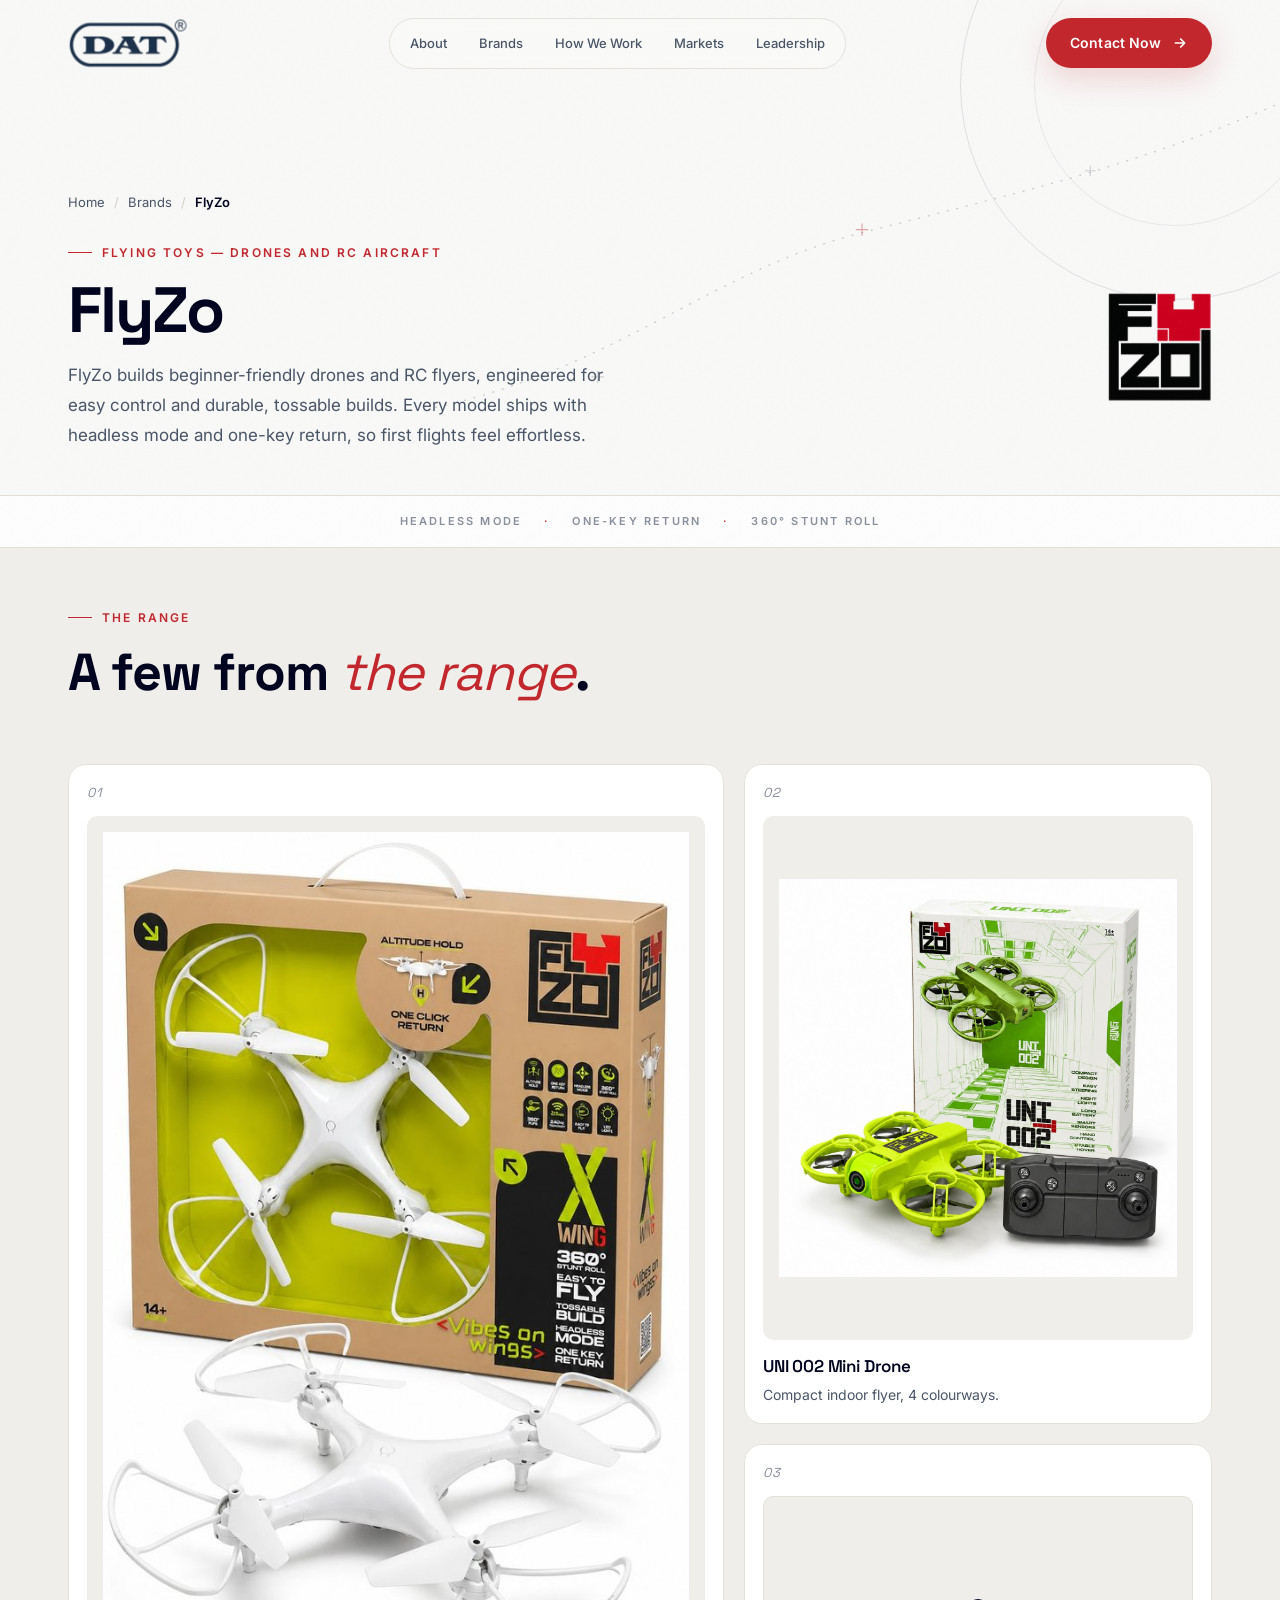
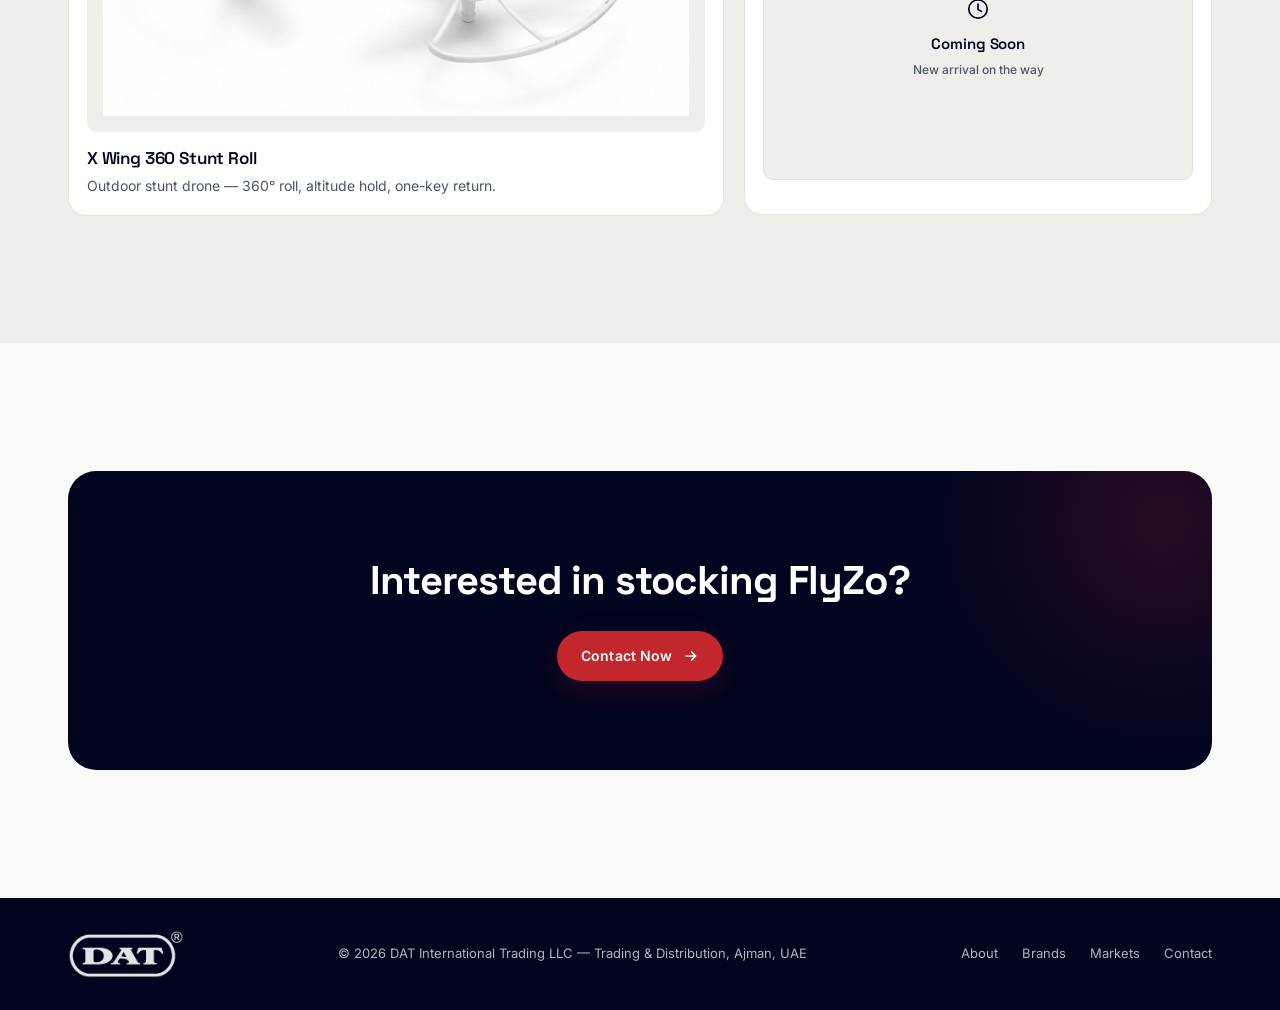
<file: flyzo.html>
<!DOCTYPE html>
<html lang="en">
<head>
<meta charset="UTF-8" />
<meta name="viewport" content="width=device-width, initial-scale=1.0" />
<title>FlyZo — Drones &amp; RC Aircraft | DAT International</title>
<meta name="description" content="FlyZo builds beginner-friendly drones and RC flyers, engineered for easy control and durable, tossable builds. A consumer brand owned and built by DAT International, Ajman, UAE." />
<!-- Canonical/OG/Twitter URLs assume the production domain matches the
     confirmed contact email (datintlmea.com) — confirm before launch if the
     site ships elsewhere. -->
<link rel="canonical" href="https://www.datintlmea.com/flyzo.html" />
<meta property="og:type" content="website" />
<meta property="og:site_name" content="DAT International" />
<meta property="og:title" content="FlyZo — Drones &amp; RC Aircraft | DAT International" />
<meta property="og:description" content="Beginner-friendly drones and RC flyers, engineered for easy control and durable, tossable builds." />
<meta property="og:image" content="https://www.datintlmea.com/assets/hero-banner-office.png" />
<meta property="og:url" content="https://www.datintlmea.com/flyzo.html" />
<meta name="twitter:card" content="summary_large_image" />
<meta name="twitter:title" content="FlyZo — Drones &amp; RC Aircraft | DAT International" />
<meta name="twitter:description" content="Beginner-friendly drones and RC flyers, engineered for easy control and durable, tossable builds." />
<meta name="twitter:image" content="https://www.datintlmea.com/assets/hero-banner-office.png" />
<link rel="icon" href="assets/favicon.ico">
<link rel="apple-touch-icon" sizes="180x180" href="assets/apple-touch-icon.png">
<link rel="preconnect" href="https://fonts.googleapis.com">
<link rel="preconnect" href="https://fonts.gstatic.com" crossorigin>
<link href="https://fonts.googleapis.com/css2?family=Space+Grotesk:wght@400;500;600;700&family=Inter:wght@300;400;500;600;700&display=swap" rel="stylesheet">
<script type="application/ld+json">
{
  "@context": "https://schema.org",
  "@type": "Organization",
  "name": "DAT International",
  "legalName": "DAT International Trading LLC",
  "url": "https://www.datintlmea.com/",
  "logo": "https://www.datintlmea.com/assets/icon-square-transparent.png",
  "foundingDate": "2003",
  "address": {
    "@type": "PostalAddress",
    "streetAddress": "Rashidiya 1",
    "addressLocality": "Ajman",
    "addressCountry": "AE"
  },
  "email": "info@datintlmea.com",
  "telephone": "+971-4-258-4011",
  "sameAs": []
}
</script>
<link rel="stylesheet" href="styles.css" />
</head>
<body class="theme-flight">

<!-- ===================== Nav ===================== -->
<!-- Duplicated verbatim from index.html (no fetch()-based include — this site
     is opened directly over file://, where fetch() of local files is blocked
     by CORS). Same-page anchors resolve to index.html#... from this page. -->
<header class="nav" id="nav">
  <div class="container nav-inner">
    <a href="index.html" class="logo" aria-label="DAT International — Home">
      <img src="assets/logo-navy-transparent.png" alt="DAT International" />
    </a>
    <nav class="nav-links" aria-label="Primary">
      <a href="index.html#about">About</a>
      <a href="index.html#brands">Brands</a>
      <a href="index.html#how-we-work">How We Work</a>
      <a href="index.html#markets">Markets</a>
      <a href="leadership.html">Leadership</a>
    </nav>
    <div class="nav-cta">
      <a href="index.html#contact" class="btn btn-primary">
        Contact Now
        <svg viewBox="0 0 24 24" fill="none" stroke="currentColor" stroke-width="2.5" stroke-linecap="round" stroke-linejoin="round"><path d="M5 12h14M13 6l6 6-6 6"/></svg>
      </a>
      <button class="nav-toggle" aria-label="Toggle menu">
        <svg viewBox="0 0 24 24" width="20" height="20" fill="none" stroke="currentColor" stroke-width="2" stroke-linecap="round"><path d="M3 7h18M3 12h18M3 17h18"/></svg>
      </button>
    </div>
  </div>
</header>

<main>

<!-- ===================== Brand intro ===================== -->
<section class="brand-hero subpage-first">
  <span class="brand-hero-deco" aria-hidden="true"></span>
  <!-- Flight path — dotted trajectory arcing up to a small quad glyph, with
       waypoint crosshairs along the route. Decorative only; styled by the
       theme-flight rules in styles.css. -->
  <svg class="flight-path" viewBox="0 0 1100 520" aria-hidden="true" focusable="false">
    <path class="fp-line" d="M-40 470C210 430 330 300 520 250S860 170 1060 80"/>
    <g class="fp-way">
      <path d="M198 424h14M205 417v14"/>
      <path class="accent" d="M521 244h14M528 237v14"/>
      <path d="M801 172h12M807 166v12"/>
    </g>
    <g class="fp-drone">
      <path d="M-9 -9L9 9M-9 9L9 -9"/>
      <circle class="rotor" cx="-11" cy="-11" r="3.2"/>
      <circle class="rotor" cx="11" cy="-11" r="3.2"/>
      <circle class="rotor" cx="-11" cy="11" r="3.2"/>
      <circle class="rotor" cx="11" cy="11" r="3.2"/>
      <circle class="hub" cx="0" cy="0" r="2.4"/>
    </g>
  </svg>
  <div class="container">
    <nav class="breadcrumb reveal" aria-label="Breadcrumb">
      <a href="index.html">Home</a>
      <span class="sep" aria-hidden="true">/</span>
      <a href="index.html#brands">Brands</a>
      <span class="sep" aria-hidden="true">/</span>
      <span class="current" aria-current="page">FlyZo</span>
    </nav>

    <div class="brand-intro">
      <div class="brand-intro-text">
        <h1 class="brand-name reveal" data-delay="1">FlyZo</h1>
        <p class="brand-tagline reveal" data-delay="2">Flying toys — drones and RC aircraft</p>
        <p class="brand-desc reveal" data-delay="3">
          FlyZo builds beginner-friendly drones and RC flyers, engineered for easy control and durable, tossable builds. Every model ships with headless mode and one-key return, so first flights feel effortless.
        </p>
      </div>
      <div class="brand-logo reveal" data-delay="2">
        <img src="assets/fzo.png" alt="FlyZo logo" />
      </div>
    </div>
  </div>
</section>

<!-- ===================== Feature strip ===================== -->
<div class="brand-strip">
  <div class="container strip-inner">
    <span>Headless Mode</span>
    <span class="strip-dot" aria-hidden="true">·</span>
    <span>One-Key Return</span>
    <span class="strip-dot" aria-hidden="true">·</span>
    <span>360° Stunt Roll</span>
  </div>
</div>

<!-- ===================== Range ===================== -->
<!-- Product names and descriptions are confirmed. Photography is now in for
     the one confirmed product (.range-media.has-photo, contain-fit against
     a --bg-alt backdrop); the other two slots stay on the dashed
     .range-media pending placeholder. -->
<section class="bg-alt brand-range">
  <div class="container">
    <div class="section-head">
      <div class="head-left">
        <div class="reveal"><span class="eyebrow">The Range</span></div>
        <h2 class="reveal" data-delay="1">A few from <em>the range</em>.</h2>
      </div>
    </div>

    <div class="range-grid" data-stagger>
      <article class="range-card r-lg stagger-item">
        <div class="range-media has-photo">
          <img src="assets/xwing-360.jpg" alt="X Wing 360 Stunt Roll" loading="lazy"/>
        </div>
        <h3 class="range-name">X Wing 360 Stunt Roll</h3>
        <p class="range-desc">Outdoor stunt drone — 360° roll, altitude hold, one-key return.</p>
      </article>
      <article class="range-card r-a stagger-item">
        <div class="range-media has-photo">
          <img src="assets/flyzo-fpv-drone.jpg" alt="UNI 002 Mini Drone" loading="lazy"/>
        </div>
        <h3 class="range-name">UNI 002 Mini Drone</h3>
        <p class="range-desc">Compact indoor flyer, 4 colourways.</p>
      </article>
      <article class="range-card r-b stagger-item">
        <div class="range-media">
          <span class="rm-inner">
            <svg class="rm-icon" viewBox="0 0 24 24" fill="none" stroke="currentColor" stroke-width="1.6" stroke-linecap="round" stroke-linejoin="round" aria-hidden="true"><circle cx="12" cy="12" r="8.5"/><path d="M12 7.5v5l3.2 1.8"/></svg>
            <span class="rm-title">Coming Soon</span>
            <span class="rm-sub">New arrival on the way</span>
          </span>
        </div>
      </article>
    </div>
  </div>
</section>

<!-- ===================== Closing CTA ===================== -->
<section class="brand-cta">
  <span class="brand-cta-deco" aria-hidden="true"></span>
  <div class="container">
    <h2 class="reveal">Interested in stocking FlyZo?</h2>
    <div class="reveal" data-delay="1">
      <a href="index.html#contact" class="btn btn-primary">
        Contact Now
        <svg viewBox="0 0 24 24" fill="none" stroke="currentColor" stroke-width="2.5" stroke-linecap="round" stroke-linejoin="round"><path d="M5 12h14M13 6l6 6-6 6"/></svg>
      </a>
    </div>
  </div>
</section>

</main>

<!-- ===================== Footer Bottom ===================== -->
<footer class="footer-bottom">
  <div class="container">
    <div class="footer-logo">
      <img src="assets/logo-white-transparent.png" alt="DAT International" />
    </div>
    <div>© 2026 DAT International Trading LLC — Trading &amp; Distribution, Ajman, UAE</div>
    <div class="links">
      <a href="index.html#about">About</a>
      <a href="index.html#brands">Brands</a>
      <a href="index.html#markets">Markets</a>
      <a href="index.html#contact">Contact</a>
    </div>
  </div>
</footer>

<script src="script.js"></script>
</body>
</html>
</file>
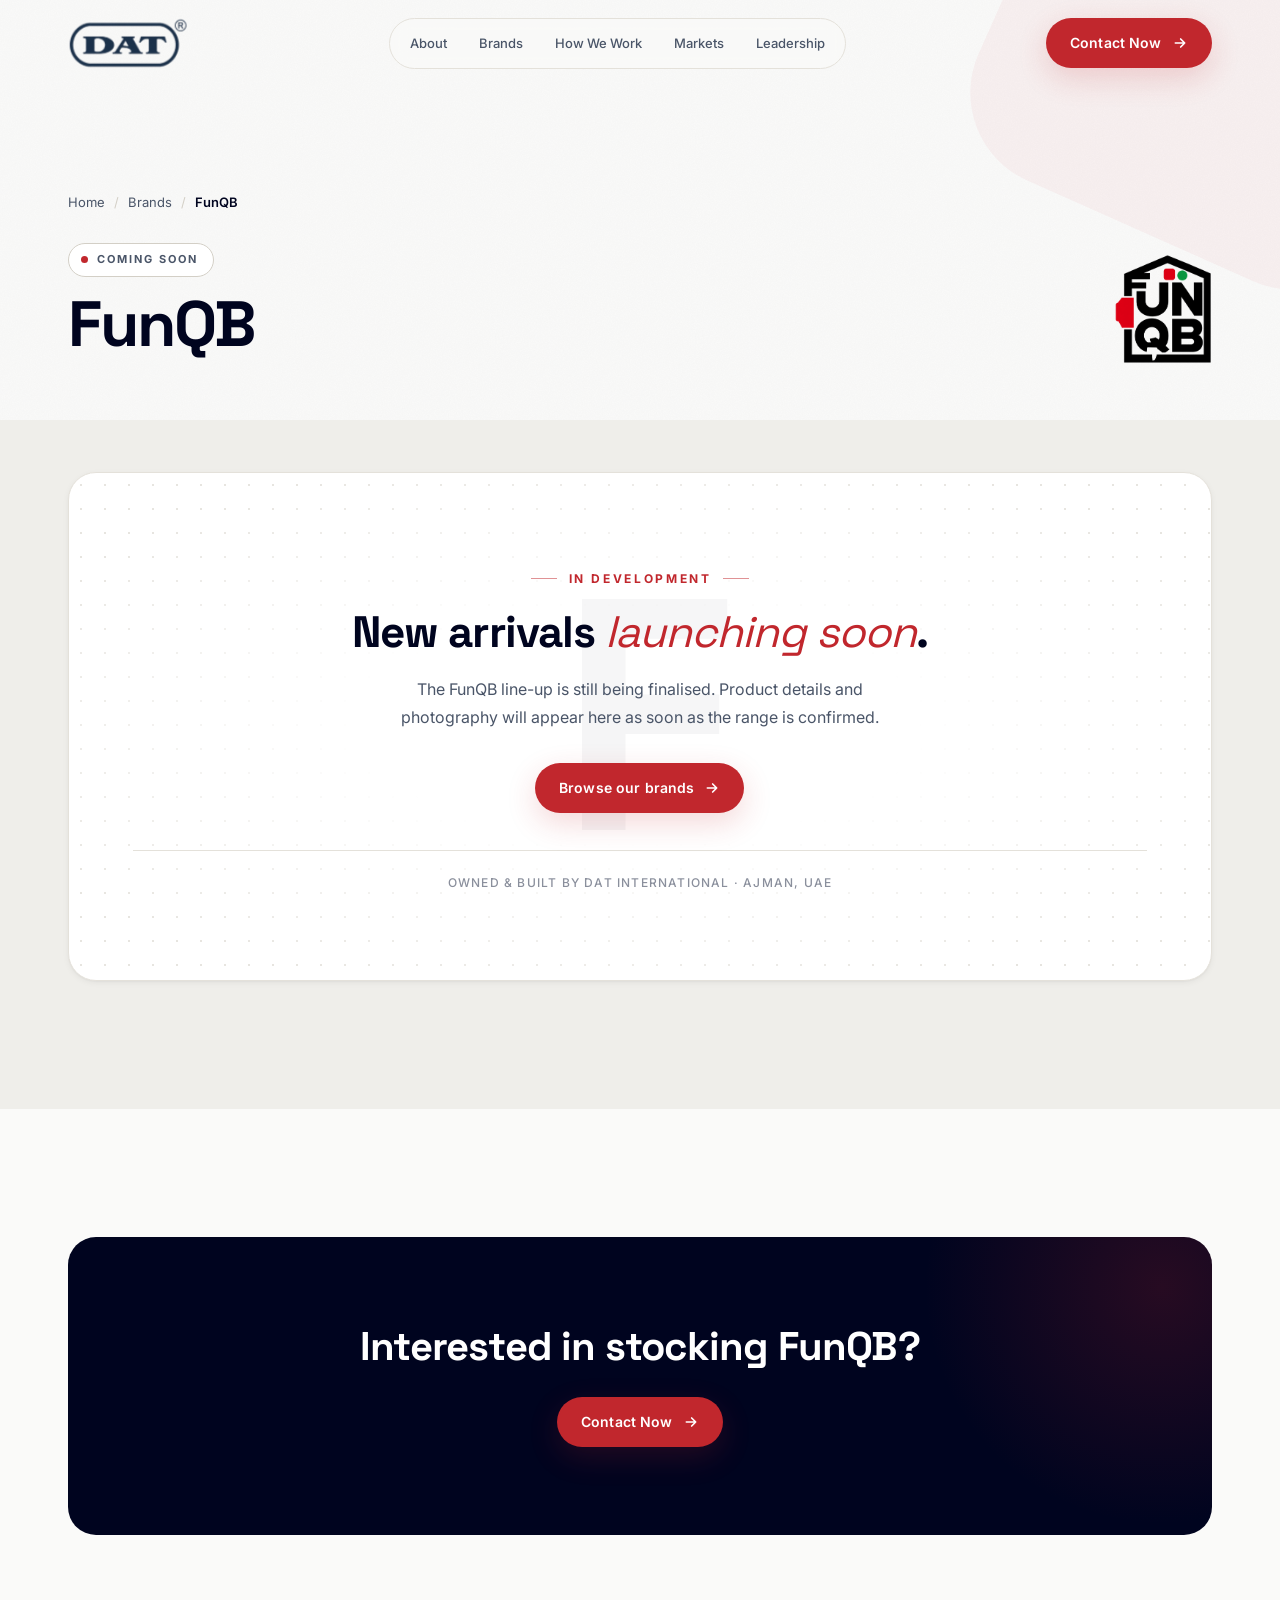
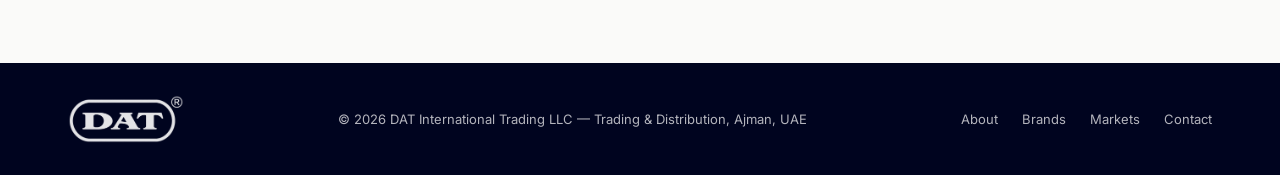
<file: funqb.html>
<!DOCTYPE html>
<html lang="en">
<head>
<meta charset="UTF-8" />
<meta name="viewport" content="width=device-width, initial-scale=1.0" />
<title>FunQB — Coming Soon | DAT International</title>
<meta name="description" content="FunQB is a consumer brand owned and built by DAT International, Ajman, UAE. The range is being finalised — product details and photography are coming soon." />
<!-- Canonical/OG/Twitter URLs assume the production domain matches the
     confirmed contact email (datintlmea.com) — confirm before launch if the
     site ships elsewhere. -->
<link rel="canonical" href="https://www.datintlmea.com/funqb.html" />
<meta property="og:type" content="website" />
<meta property="og:site_name" content="DAT International" />
<meta property="og:title" content="FunQB — Coming Soon | DAT International" />
<meta property="og:description" content="A consumer brand owned and built by DAT International, Ajman, UAE. New arrivals launching soon." />
<meta property="og:image" content="https://www.datintlmea.com/assets/hero-banner-office.png" />
<meta property="og:url" content="https://www.datintlmea.com/funqb.html" />
<meta name="twitter:card" content="summary_large_image" />
<meta name="twitter:title" content="FunQB — Coming Soon | DAT International" />
<meta name="twitter:description" content="A consumer brand owned and built by DAT International, Ajman, UAE. New arrivals launching soon." />
<meta name="twitter:image" content="https://www.datintlmea.com/assets/hero-banner-office.png" />
<link rel="icon" href="assets/favicon.ico">
<link rel="apple-touch-icon" sizes="180x180" href="assets/apple-touch-icon.png">
<link rel="preconnect" href="https://fonts.googleapis.com">
<link rel="preconnect" href="https://fonts.gstatic.com" crossorigin>
<link href="https://fonts.googleapis.com/css2?family=Space+Grotesk:wght@400;500;600;700&family=Inter:wght@300;400;500;600;700&display=swap" rel="stylesheet">
<script type="application/ld+json">
{
  "@context": "https://schema.org",
  "@type": "Organization",
  "name": "DAT International",
  "legalName": "DAT International Trading LLC",
  "url": "https://www.datintlmea.com/",
  "logo": "https://www.datintlmea.com/assets/icon-square-transparent.png",
  "foundingDate": "2003",
  "address": {
    "@type": "PostalAddress",
    "streetAddress": "Rashidiya 1",
    "addressLocality": "Ajman",
    "addressCountry": "AE"
  },
  "email": "info@datintlmea.com",
  "telephone": "+971-4-258-4011",
  "sameAs": []
}
</script>
<link rel="stylesheet" href="styles.css" />
</head>
<body>

<!-- ===================== Nav ===================== -->
<!-- Duplicated verbatim from index.html (no fetch()-based include — this site
     is opened directly over file://, where fetch() of local files is blocked
     by CORS). Same-page anchors resolve to index.html#... from this page. -->
<header class="nav" id="nav">
  <div class="container nav-inner">
    <a href="index.html" class="logo" aria-label="DAT International — Home">
      <img src="assets/logo-navy-transparent.png" alt="DAT International" />
    </a>
    <nav class="nav-links" aria-label="Primary">
      <a href="index.html#about">About</a>
      <a href="index.html#brands">Brands</a>
      <a href="index.html#how-we-work">How We Work</a>
      <a href="index.html#markets">Markets</a>
      <a href="leadership.html">Leadership</a>
    </nav>
    <div class="nav-cta">
      <a href="index.html#contact" class="btn btn-primary">
        Contact Now
        <svg viewBox="0 0 24 24" fill="none" stroke="currentColor" stroke-width="2.5" stroke-linecap="round" stroke-linejoin="round"><path d="M5 12h14M13 6l6 6-6 6"/></svg>
      </a>
      <button class="nav-toggle" aria-label="Toggle menu">
        <svg viewBox="0 0 24 24" width="20" height="20" fill="none" stroke="currentColor" stroke-width="2" stroke-linecap="round"><path d="M3 7h18M3 12h18M3 17h18"/></svg>
      </button>
    </div>
  </div>
</header>

<main>

<!-- ===================== Brand intro ===================== -->
<section class="brand-hero subpage-first">
  <span class="brand-hero-deco" aria-hidden="true"></span>
  <div class="container">
    <nav class="breadcrumb reveal" aria-label="Breadcrumb">
      <a href="index.html">Home</a>
      <span class="sep" aria-hidden="true">/</span>
      <a href="index.html#brands">Brands</a>
      <span class="sep" aria-hidden="true">/</span>
      <span class="current" aria-current="page">FunQB</span>
    </nav>

    <div class="brand-intro">
      <div class="brand-intro-text">
        <h1 class="brand-name reveal" data-delay="1">FunQB</h1>
        <!-- Status pill stands in for the category eyebrow: the category is
             genuinely unknown, so nothing is asserted about it. -->
        <p class="brand-status reveal" data-delay="2">
          <span class="st-dot" aria-hidden="true"></span>
          Coming Soon
        </p>
      </div>
      <div class="brand-logo reveal" data-delay="2">
        <img src="assets/funqb.png" alt="FunQB logo" />
      </div>
    </div>
  </div>
</section>

<!-- ===================== Coming soon ===================== -->
<!-- This section REPLACES the standard .brand-range block on brands with no
     confirmed products or description. Copied verbatim from vol.html, the
     locked template for this state — the only per-page values are the brand
     name and the letter in .soon-monogram. See the "Coming soon" block in
     styles.css before changing anything here. -->
<section class="bg-alt brand-soon">
  <div class="container">
    <div class="soon-panel reveal">
      <span class="soon-monogram" aria-hidden="true">F</span>
      <div class="soon-inner">
        <p class="soon-eyebrow">In Development</p>
        <h2 class="soon-title">New arrivals <em>launching soon</em>.</h2>
        <p class="soon-note">
          The FunQB line-up is still being finalised. Product details and photography will appear here as soon as the range is confirmed.
        </p>
        <div class="soon-actions">
          <a href="index.html#brands" class="btn btn-primary">
            Browse our brands
            <svg viewBox="0 0 24 24" fill="none" stroke="currentColor" stroke-width="2.5" stroke-linecap="round" stroke-linejoin="round"><path d="M5 12h14M13 6l6 6-6 6"/></svg>
          </a>
        </div>
        <p class="soon-meta">Owned &amp; built by DAT International · Ajman, UAE</p>
      </div>
    </div>
  </div>
</section>

<!-- ===================== Closing CTA ===================== -->
<section class="brand-cta">
  <span class="brand-cta-deco" aria-hidden="true"></span>
  <div class="container">
    <h2 class="reveal">Interested in stocking FunQB?</h2>
    <div class="reveal" data-delay="1">
      <a href="index.html#contact" class="btn btn-primary">
        Contact Now
        <svg viewBox="0 0 24 24" fill="none" stroke="currentColor" stroke-width="2.5" stroke-linecap="round" stroke-linejoin="round"><path d="M5 12h14M13 6l6 6-6 6"/></svg>
      </a>
    </div>
  </div>
</section>

</main>

<!-- ===================== Footer Bottom ===================== -->
<footer class="footer-bottom">
  <div class="container">
    <div class="footer-logo">
      <img src="assets/logo-white-transparent.png" alt="DAT International" />
    </div>
    <div>© 2026 DAT International Trading LLC — Trading &amp; Distribution, Ajman, UAE</div>
    <div class="links">
      <a href="index.html#about">About</a>
      <a href="index.html#brands">Brands</a>
      <a href="index.html#markets">Markets</a>
      <a href="index.html#contact">Contact</a>
    </div>
  </div>
</footer>

<script src="script.js"></script>
</body>
</html>
</file>
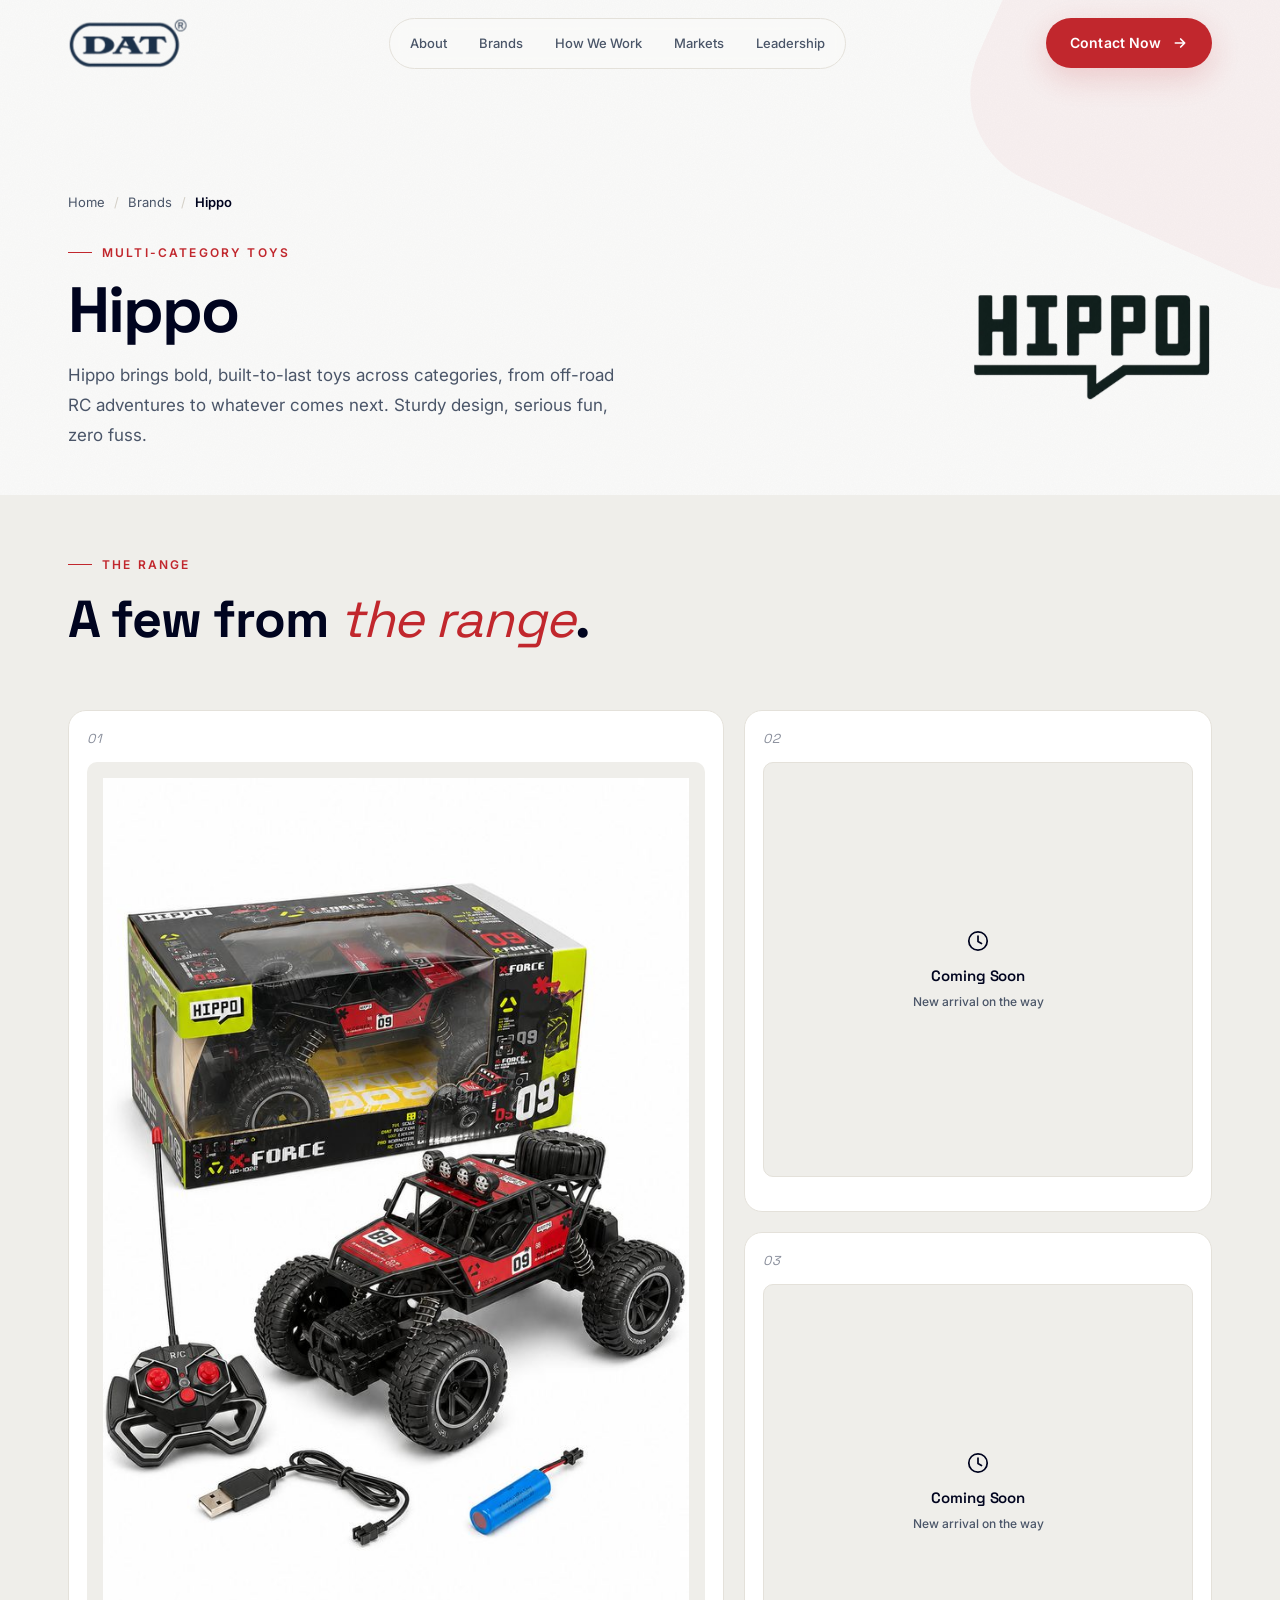
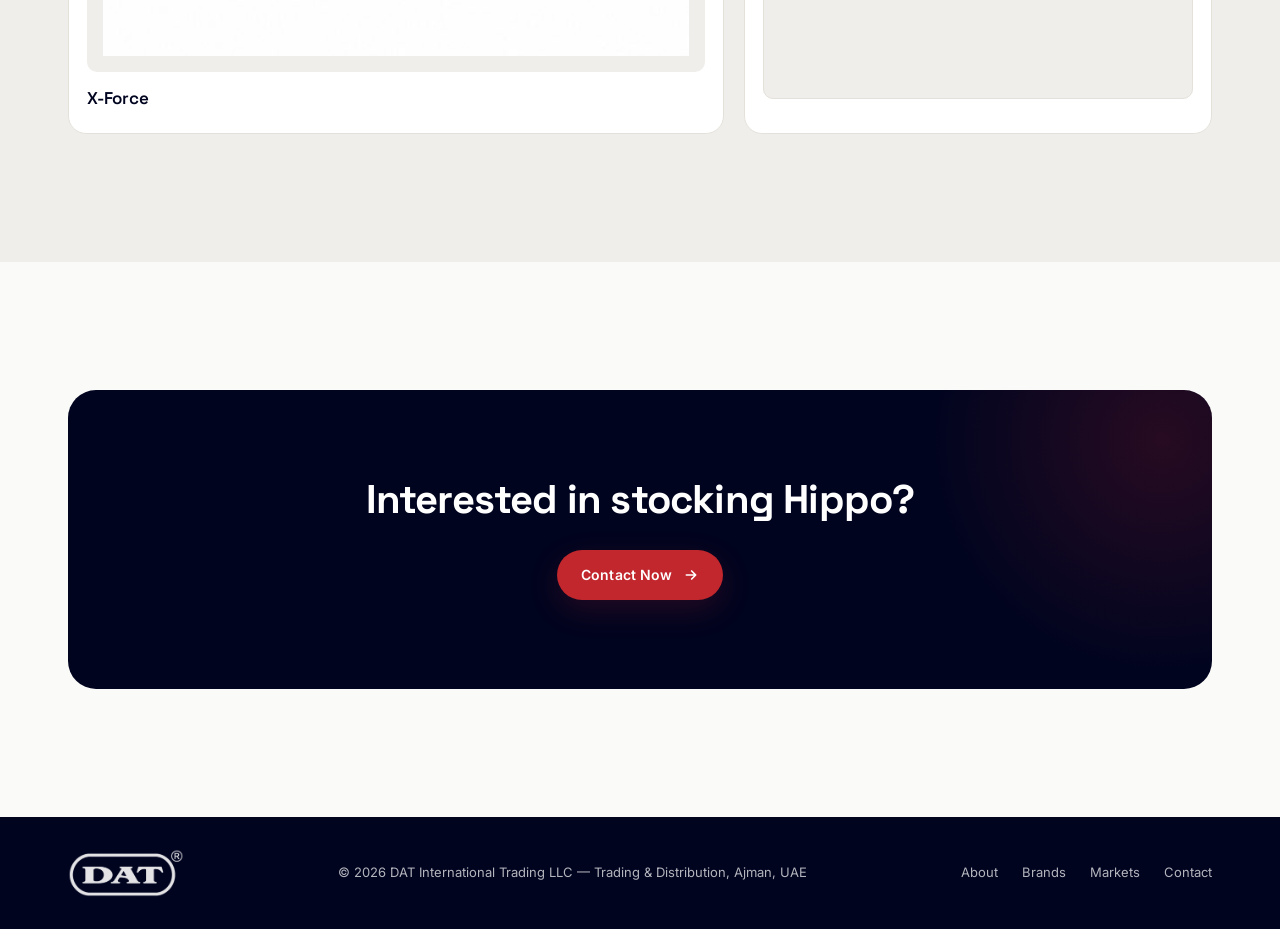
<file: hippo.html>
<!DOCTYPE html>
<html lang="en">
<head>
<meta charset="UTF-8" />
<meta name="viewport" content="width=device-width, initial-scale=1.0" />
<title>Hippo — Multi-Category Toys | DAT International</title>
<meta name="description" content="Hippo brings bold, built-to-last toys across categories, from off-road RC adventures to whatever comes next. A consumer brand owned and built by DAT International, Ajman, UAE." />
<!-- Canonical/OG/Twitter URLs assume the production domain matches the
     confirmed contact email (datintlmea.com) — confirm before launch if the
     site ships elsewhere. -->
<link rel="canonical" href="https://www.datintlmea.com/hippo.html" />
<meta property="og:type" content="website" />
<meta property="og:site_name" content="DAT International" />
<meta property="og:title" content="Hippo — Multi-Category Toys | DAT International" />
<meta property="og:description" content="Bold, built-to-last toys across categories, from off-road RC adventures to whatever comes next." />
<meta property="og:image" content="https://www.datintlmea.com/assets/hero-banner-office.png" />
<meta property="og:url" content="https://www.datintlmea.com/hippo.html" />
<meta name="twitter:card" content="summary_large_image" />
<meta name="twitter:title" content="Hippo — Multi-Category Toys | DAT International" />
<meta name="twitter:description" content="Bold, built-to-last toys across categories, from off-road RC adventures to whatever comes next." />
<meta name="twitter:image" content="https://www.datintlmea.com/assets/hero-banner-office.png" />
<link rel="icon" href="assets/favicon.ico">
<link rel="apple-touch-icon" sizes="180x180" href="assets/apple-touch-icon.png">
<link rel="preconnect" href="https://fonts.googleapis.com">
<link rel="preconnect" href="https://fonts.gstatic.com" crossorigin>
<link href="https://fonts.googleapis.com/css2?family=Space+Grotesk:wght@400;500;600;700&family=Inter:wght@300;400;500;600;700&display=swap" rel="stylesheet">
<script type="application/ld+json">
{
  "@context": "https://schema.org",
  "@type": "Organization",
  "name": "DAT International",
  "legalName": "DAT International Trading LLC",
  "url": "https://www.datintlmea.com/",
  "logo": "https://www.datintlmea.com/assets/icon-square-transparent.png",
  "foundingDate": "2003",
  "address": {
    "@type": "PostalAddress",
    "streetAddress": "Rashidiya 1",
    "addressLocality": "Ajman",
    "addressCountry": "AE"
  },
  "email": "info@datintlmea.com",
  "telephone": "+971-4-258-4011",
  "sameAs": []
}
</script>
<link rel="stylesheet" href="styles.css" />
</head>
<body>

<!-- ===================== Nav ===================== -->
<!-- Duplicated verbatim from index.html (no fetch()-based include — this site
     is opened directly over file://, where fetch() of local files is blocked
     by CORS). Same-page anchors resolve to index.html#... from this page. -->
<header class="nav" id="nav">
  <div class="container nav-inner">
    <a href="index.html" class="logo" aria-label="DAT International — Home">
      <img src="assets/logo-navy-transparent.png" alt="DAT International" />
    </a>
    <nav class="nav-links" aria-label="Primary">
      <a href="index.html#about">About</a>
      <a href="index.html#brands">Brands</a>
      <a href="index.html#how-we-work">How We Work</a>
      <a href="index.html#markets">Markets</a>
      <a href="leadership.html">Leadership</a>
    </nav>
    <div class="nav-cta">
      <a href="index.html#contact" class="btn btn-primary">
        Contact Now
        <svg viewBox="0 0 24 24" fill="none" stroke="currentColor" stroke-width="2.5" stroke-linecap="round" stroke-linejoin="round"><path d="M5 12h14M13 6l6 6-6 6"/></svg>
      </a>
      <button class="nav-toggle" aria-label="Toggle menu">
        <svg viewBox="0 0 24 24" width="20" height="20" fill="none" stroke="currentColor" stroke-width="2" stroke-linecap="round"><path d="M3 7h18M3 12h18M3 17h18"/></svg>
      </button>
    </div>
  </div>
</header>

<main>

<!-- ===================== Brand intro ===================== -->
<section class="brand-hero subpage-first">
  <span class="brand-hero-deco" aria-hidden="true"></span>
  <div class="container">
    <nav class="breadcrumb reveal" aria-label="Breadcrumb">
      <a href="index.html">Home</a>
      <span class="sep" aria-hidden="true">/</span>
      <a href="index.html#brands">Brands</a>
      <span class="sep" aria-hidden="true">/</span>
      <span class="current" aria-current="page">Hippo</span>
    </nav>

    <div class="brand-intro">
      <div class="brand-intro-text">
        <h1 class="brand-name reveal" data-delay="1">Hippo</h1>
        <p class="brand-tagline reveal" data-delay="2">Multi-Category Toys</p>
        <p class="brand-desc reveal" data-delay="3">
          Hippo brings bold, built-to-last toys across categories, from off-road RC adventures to whatever comes next. Sturdy design, serious fun, zero fuss.
        </p>
      </div>
      <div class="brand-logo reveal" data-delay="2">
        <img src="assets/hippo.png" alt="Hippo logo" />
      </div>
    </div>
  </div>
</section>

<!-- ===================== Range ===================== -->
<!-- One product confirmed (name + photo; no spec copy supplied, so no
     range-desc paragraph). The other two slots' names and photos are still
     pending. -->
<section class="bg-alt brand-range">
  <div class="container">
    <div class="section-head">
      <div class="head-left">
        <div class="reveal"><span class="eyebrow">The Range</span></div>
        <h2 class="reveal" data-delay="1">A few from <em>the range</em>.</h2>
      </div>
    </div>

    <div class="range-grid" data-stagger>
      <article class="range-card r-lg stagger-item">
        <div class="range-media has-photo">
          <img src="assets/hippo-x-force.jpg" alt="X-Force" loading="lazy"/>
        </div>
        <h3 class="range-name">X-Force</h3>
      </article>
      <article class="range-card r-a stagger-item">
        <div class="range-media">
          <span class="rm-inner">
            <svg class="rm-icon" viewBox="0 0 24 24" fill="none" stroke="currentColor" stroke-width="1.6" stroke-linecap="round" stroke-linejoin="round" aria-hidden="true"><circle cx="12" cy="12" r="8.5"/><path d="M12 7.5v5l3.2 1.8"/></svg>
            <span class="rm-title">Coming Soon</span>
            <span class="rm-sub">New arrival on the way</span>
          </span>
        </div>
      </article>
      <article class="range-card r-b stagger-item">
        <div class="range-media">
          <span class="rm-inner">
            <svg class="rm-icon" viewBox="0 0 24 24" fill="none" stroke="currentColor" stroke-width="1.6" stroke-linecap="round" stroke-linejoin="round" aria-hidden="true"><circle cx="12" cy="12" r="8.5"/><path d="M12 7.5v5l3.2 1.8"/></svg>
            <span class="rm-title">Coming Soon</span>
            <span class="rm-sub">New arrival on the way</span>
          </span>
        </div>
      </article>
    </div>
  </div>
</section>

<!-- ===================== Closing CTA ===================== -->
<section class="brand-cta">
  <span class="brand-cta-deco" aria-hidden="true"></span>
  <div class="container">
    <h2 class="reveal">Interested in stocking Hippo?</h2>
    <div class="reveal" data-delay="1">
      <a href="index.html#contact" class="btn btn-primary">
        Contact Now
        <svg viewBox="0 0 24 24" fill="none" stroke="currentColor" stroke-width="2.5" stroke-linecap="round" stroke-linejoin="round"><path d="M5 12h14M13 6l6 6-6 6"/></svg>
      </a>
    </div>
  </div>
</section>

</main>

<!-- ===================== Footer Bottom ===================== -->
<footer class="footer-bottom">
  <div class="container">
    <div class="footer-logo">
      <img src="assets/logo-white-transparent.png" alt="DAT International" />
    </div>
    <div>© 2026 DAT International Trading LLC — Trading &amp; Distribution, Ajman, UAE</div>
    <div class="links">
      <a href="index.html#about">About</a>
      <a href="index.html#brands">Brands</a>
      <a href="index.html#markets">Markets</a>
      <a href="index.html#contact">Contact</a>
    </div>
  </div>
</footer>

<script src="script.js"></script>
</body>
</html>
</file>
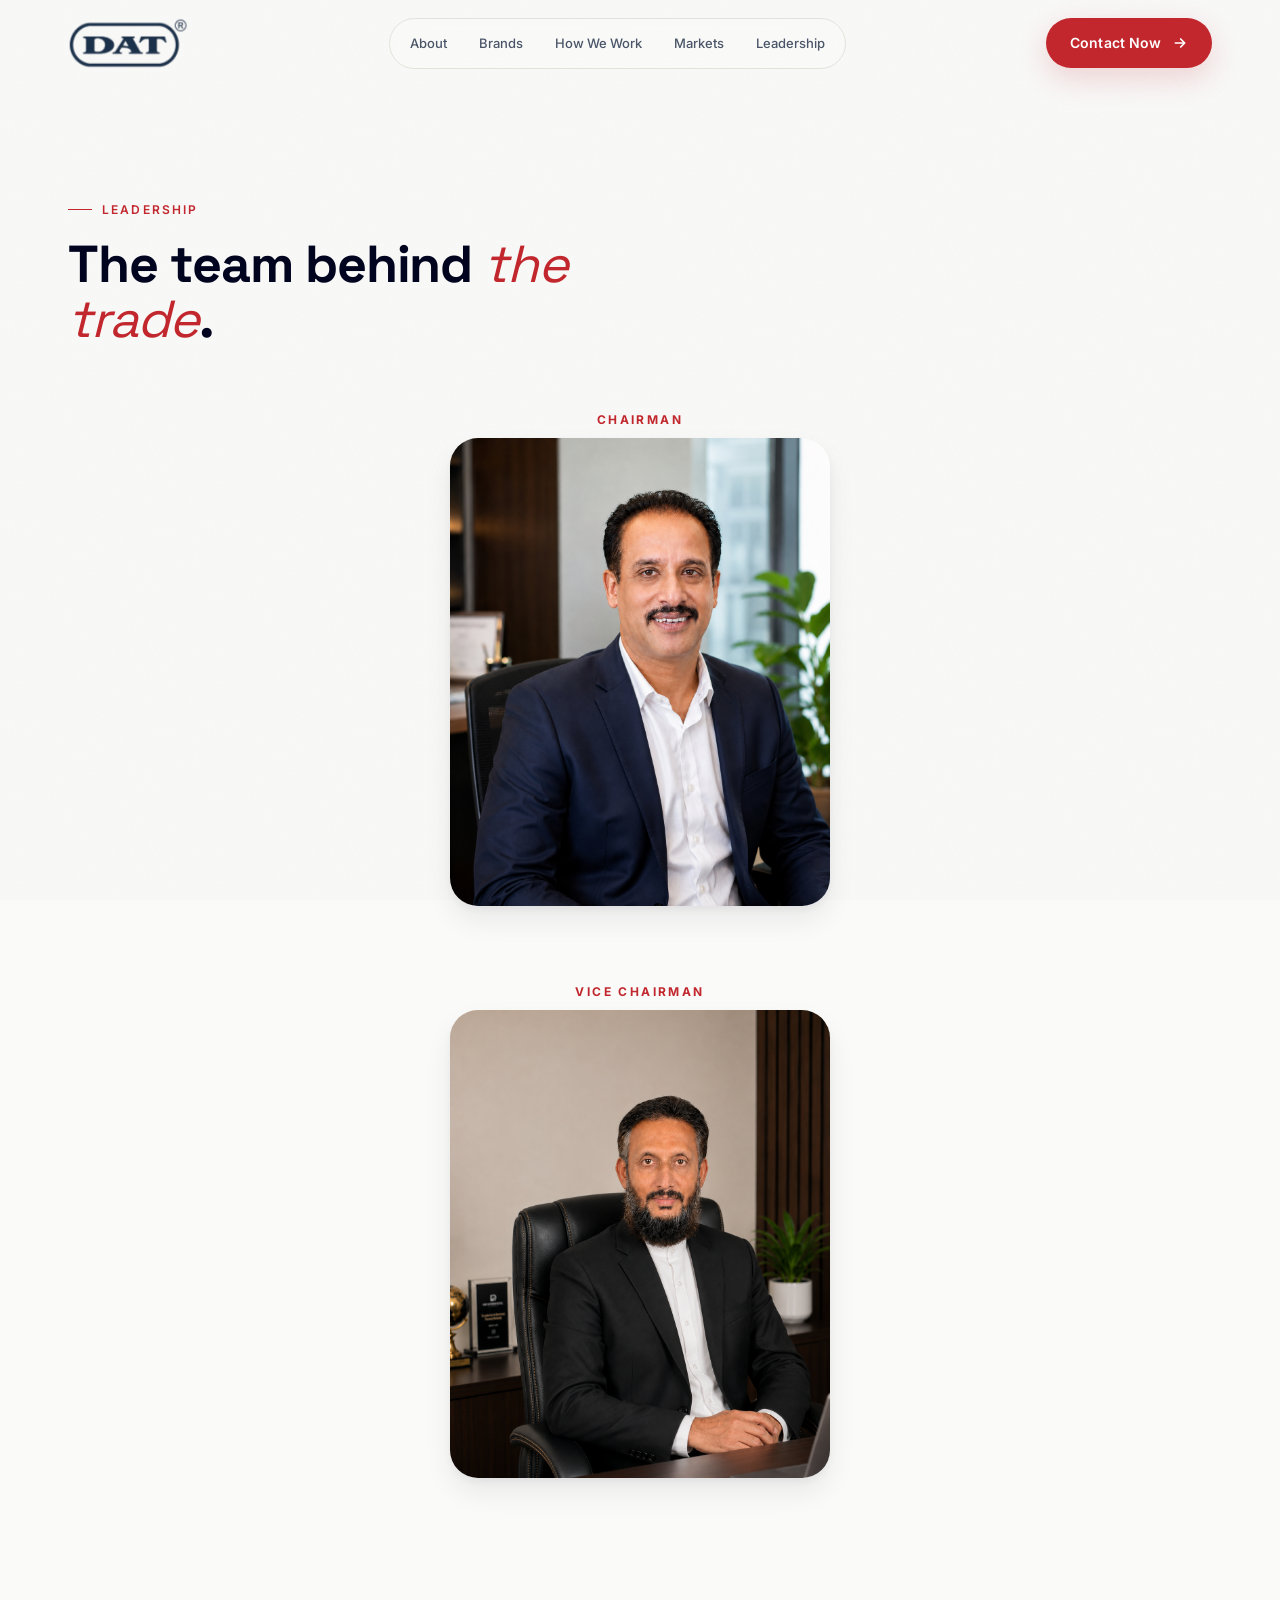
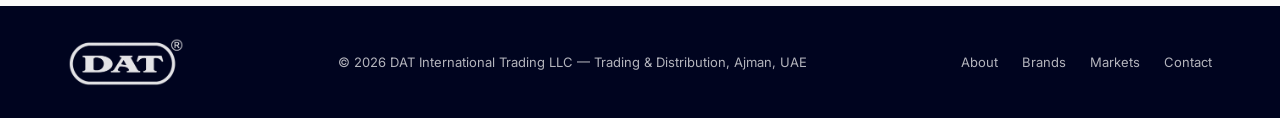
<file: leadership.html>
<!DOCTYPE html>
<html lang="en">
<head>
<meta charset="UTF-8" />
<meta name="viewport" content="width=device-width, initial-scale=1.0" />
<title>Leadership — DAT International</title>
<meta name="description" content="Meet the founders behind DAT International — Mashood, Chairman, and Mahroof, Vice Chairman — leading the Ajman-based trading and distribution company since 2003." />
<!-- Canonical/OG/Twitter URLs assume the production domain matches the
     confirmed contact email (datintlmea.com) — confirm before launch if the
     site ships elsewhere. -->
<link rel="canonical" href="https://www.datintlmea.com/leadership.html" />
<meta property="og:type" content="website" />
<meta property="og:site_name" content="DAT International" />
<meta property="og:title" content="Leadership — DAT International" />
<meta property="og:description" content="Meet the founders behind DAT International — Mashood, Chairman, and Mahroof, Vice Chairman." />
<meta property="og:image" content="https://www.datintlmea.com/assets/hero-banner-office.png" />
<meta property="og:url" content="https://www.datintlmea.com/leadership.html" />
<meta name="twitter:card" content="summary_large_image" />
<meta name="twitter:title" content="Leadership — DAT International" />
<meta name="twitter:description" content="Meet the founders behind DAT International — Mashood, Chairman, and Mahroof, Vice Chairman." />
<meta name="twitter:image" content="https://www.datintlmea.com/assets/hero-banner-office.png" />
<link rel="icon" href="assets/favicon.ico">
<link rel="apple-touch-icon" sizes="180x180" href="assets/apple-touch-icon.png">
<link rel="preconnect" href="https://fonts.googleapis.com">
<link rel="preconnect" href="https://fonts.gstatic.com" crossorigin>
<link href="https://fonts.googleapis.com/css2?family=Space+Grotesk:wght@400;500;600;700&family=Inter:wght@300;400;500;600;700&display=swap" rel="stylesheet">
<script type="application/ld+json">
{
  "@context": "https://schema.org",
  "@type": "Organization",
  "name": "DAT International",
  "legalName": "DAT International Trading LLC",
  "url": "https://www.datintlmea.com/",
  "logo": "https://www.datintlmea.com/assets/icon-square-transparent.png",
  "foundingDate": "2003",
  "address": {
    "@type": "PostalAddress",
    "streetAddress": "Rashidiya 1",
    "addressLocality": "Ajman",
    "addressCountry": "AE"
  },
  "email": "info@datintlmea.com",
  "telephone": "+971-4-258-4011",
  "sameAs": []
}
</script>
<link rel="stylesheet" href="styles.css" />
</head>
<body>

<!-- ===================== Nav ===================== -->
<!-- Duplicated verbatim from index.html (no fetch()-based include — this site
     is opened directly over file://, where fetch() of local files is blocked
     by CORS). Same-page anchors resolve to index.html#... from this page. -->
<header class="nav" id="nav">
  <div class="container nav-inner">
    <a href="index.html" class="logo" aria-label="DAT International — Home">
      <img src="assets/logo-navy-transparent.png" alt="DAT International" />
    </a>
    <nav class="nav-links" aria-label="Primary">
      <a href="index.html#about">About</a>
      <a href="index.html#brands">Brands</a>
      <a href="index.html#how-we-work">How We Work</a>
      <a href="index.html#markets">Markets</a>
      <a href="leadership.html">Leadership</a>
    </nav>
    <div class="nav-cta">
      <a href="index.html#contact" class="btn btn-primary">
        Contact Now
        <svg viewBox="0 0 24 24" fill="none" stroke="currentColor" stroke-width="2.5" stroke-linecap="round" stroke-linejoin="round"><path d="M5 12h14M13 6l6 6-6 6"/></svg>
      </a>
      <button class="nav-toggle" aria-label="Toggle menu">
        <svg viewBox="0 0 24 24" width="20" height="20" fill="none" stroke="currentColor" stroke-width="2" stroke-linecap="round"><path d="M3 7h18M3 12h18M3 17h18"/></svg>
      </button>
    </div>
  </div>
</header>

<main>

<!-- ===================== Leadership ===================== -->
<section id="leadership" class="subpage-first">
  <div class="container">
    <div class="section-head">
      <div class="head-left">
        <div class="reveal"><span class="eyebrow">Leadership</span></div>
        <h2 class="reveal" data-delay="1">The team behind <em>the trade</em>.</h2>
      </div>
    </div>

    <!-- Each row: portrait centred at rest with its role label attached above,
         splitting apart on hover/tap to reveal the detail panel. The panel is
         a sibling of the portrait (not a child) so the two can travel in
         opposite directions from the same centre. -->
    <div class="leaders-grid">
      <article class="leader-row" data-leader style="--i:0">
        <div class="leader-stage">
          <div class="leader-portrait" tabindex="0" role="button" aria-expanded="false" aria-controls="leader-panel-mashood">
            <div class="lp-role">Chairman</div>
            <img class="founder-photo" src="assets/Founder_Mashood.png" alt="Mashood" loading="lazy"/>
          </div>
          <div class="leader-panel" id="leader-panel-mashood">
            <div class="f-name">Mashood</div>
            <div class="f-bio">Founder of Al Mazhar Group and Chairman of DAT International, Mashood has spent over 35 years building some of the UAE's most trusted distribution businesses. Under his leadership, DAT continues that legacy — growing into a diversified distributor of toys, lifestyle products, and everyday essentials, guided by the same commitment to quality and long-term partnerships.</div>
            <div class="f-quote">"We built this on trust — with our partners, our customers, and each other. That doesn't change as we grow."</div>
          </div>
        </div>
      </article>
      <article class="leader-row" data-leader style="--i:1">
        <div class="leader-stage">
          <div class="leader-portrait" tabindex="0" role="button" aria-expanded="false" aria-controls="leader-panel-mahroof">
            <div class="lp-role">Vice Chairman</div>
            <img class="founder-photo" src="assets/Founder_Mehruf.png" alt="Mahroof" loading="lazy"/>
          </div>
          <div class="leader-panel" id="leader-panel-mahroof">
            <div class="f-name">Mahroof</div>
            <div class="f-bio">As Vice Chairman of DAT International, Mahroof has been instrumental in shaping the company's strategy and growth — expanding its market presence across the UAE and strengthening partnerships as a trusted supplier of toys, lifestyle products, home accessories, and everyday essentials. Working alongside the Al Mazhar Group leadership, he continues to drive DAT's focus on quality, innovation, and long-term value.</div>
            <div class="f-quote">"Every new market, every new partnership — it all comes back to the same question: are we still delivering what we promised?"</div>
          </div>
        </div>
      </article>
    </div>
  </div>
</section>

</main>

<!-- ===================== Footer Bottom ===================== -->
<footer class="footer-bottom">
  <div class="container">
    <div class="footer-logo">
      <img src="assets/logo-white-transparent.png" alt="DAT International" />
    </div>
    <div>© 2026 DAT International Trading LLC — Trading &amp; Distribution, Ajman, UAE</div>
    <div class="links">
      <a href="index.html#about">About</a>
      <a href="index.html#brands">Brands</a>
      <a href="index.html#markets">Markets</a>
      <a href="index.html#contact">Contact</a>
    </div>
  </div>
</footer>

<script src="script.js"></script>
</body>
</html>
</file>
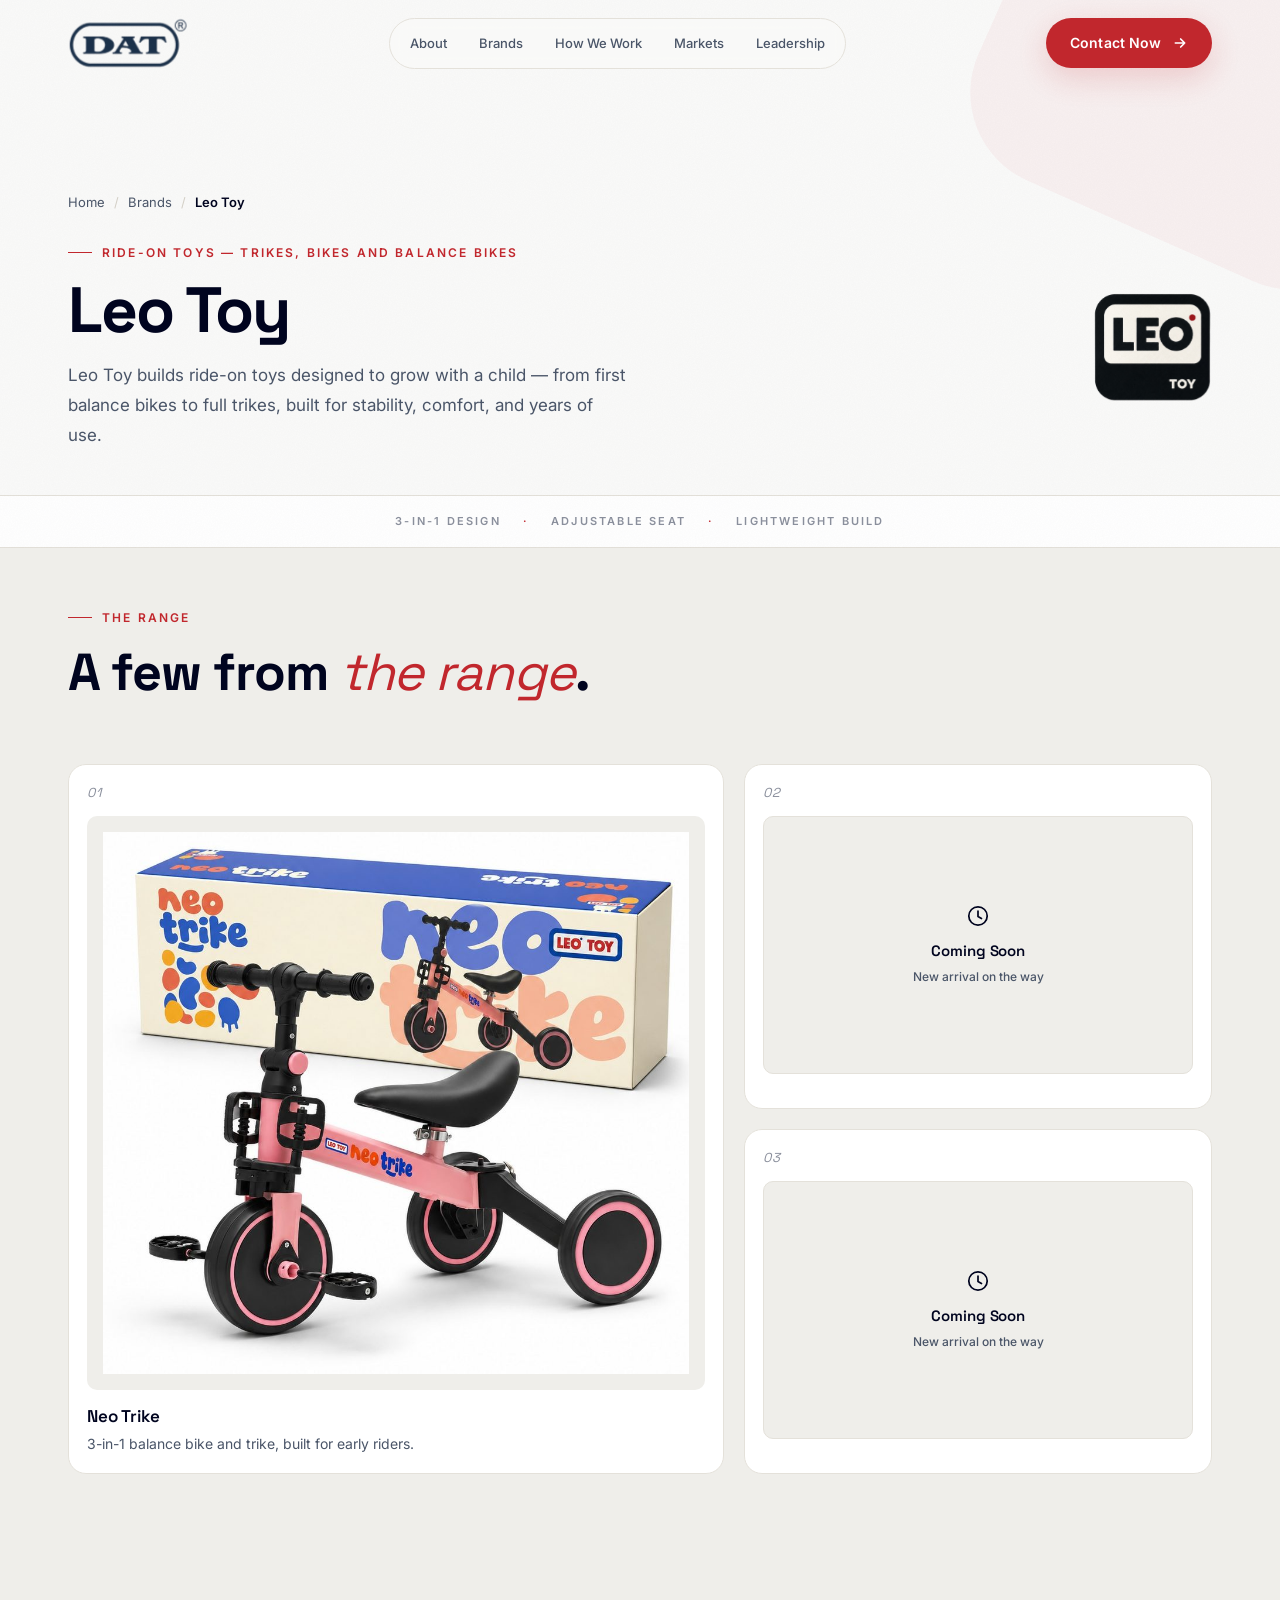
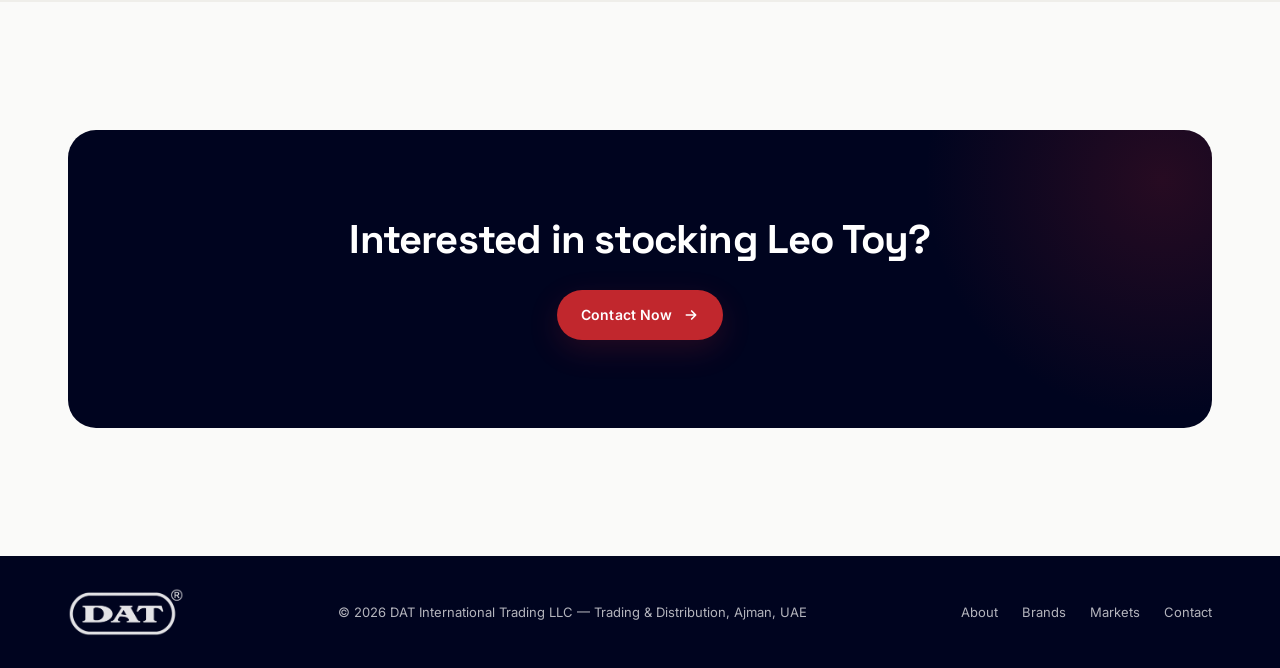
<file: leo-toy.html>
<!DOCTYPE html>
<html lang="en">
<head>
<meta charset="UTF-8" />
<meta name="viewport" content="width=device-width, initial-scale=1.0" />
<title>Leo Toy — Ride-On Toys | DAT International</title>
<meta name="description" content="Leo Toy builds ride-on toys designed to grow with a child — from first balance bikes to full trikes, built for stability, comfort, and years of use." />
<!-- Canonical/OG/Twitter URLs assume the production domain matches the
     confirmed contact email (datintlmea.com) — confirm before launch if the
     site ships elsewhere. -->
<link rel="canonical" href="https://www.datintlmea.com/leo-toy.html" />
<meta property="og:type" content="website" />
<meta property="og:site_name" content="DAT International" />
<meta property="og:title" content="Leo Toy — Ride-On Toys | DAT International" />
<meta property="og:description" content="Ride-on toys designed to grow with a child — from first balance bikes to full trikes." />
<meta property="og:image" content="https://www.datintlmea.com/assets/hero-banner-office.png" />
<meta property="og:url" content="https://www.datintlmea.com/leo-toy.html" />
<meta name="twitter:card" content="summary_large_image" />
<meta name="twitter:title" content="Leo Toy — Ride-On Toys | DAT International" />
<meta name="twitter:description" content="Ride-on toys designed to grow with a child — from first balance bikes to full trikes." />
<meta name="twitter:image" content="https://www.datintlmea.com/assets/hero-banner-office.png" />
<link rel="icon" href="assets/favicon.ico">
<link rel="apple-touch-icon" sizes="180x180" href="assets/apple-touch-icon.png">
<link rel="preconnect" href="https://fonts.googleapis.com">
<link rel="preconnect" href="https://fonts.gstatic.com" crossorigin>
<link href="https://fonts.googleapis.com/css2?family=Space+Grotesk:wght@400;500;600;700&family=Inter:wght@300;400;500;600;700&display=swap" rel="stylesheet">
<script type="application/ld+json">
{
  "@context": "https://schema.org",
  "@type": "Organization",
  "name": "DAT International",
  "legalName": "DAT International Trading LLC",
  "url": "https://www.datintlmea.com/",
  "logo": "https://www.datintlmea.com/assets/icon-square-transparent.png",
  "foundingDate": "2003",
  "address": {
    "@type": "PostalAddress",
    "streetAddress": "Rashidiya 1",
    "addressLocality": "Ajman",
    "addressCountry": "AE"
  },
  "email": "info@datintlmea.com",
  "telephone": "+971-4-258-4011",
  "sameAs": []
}
</script>
<link rel="stylesheet" href="styles.css" />
</head>
<body>

<!-- ===================== Nav ===================== -->
<!-- Duplicated verbatim from index.html (no fetch()-based include — this site
     is opened directly over file://, where fetch() of local files is blocked
     by CORS). Same-page anchors resolve to index.html#... from this page. -->
<header class="nav" id="nav">
  <div class="container nav-inner">
    <a href="index.html" class="logo" aria-label="DAT International — Home">
      <img src="assets/logo-navy-transparent.png" alt="DAT International" />
    </a>
    <nav class="nav-links" aria-label="Primary">
      <a href="index.html#about">About</a>
      <a href="index.html#brands">Brands</a>
      <a href="index.html#how-we-work">How We Work</a>
      <a href="index.html#markets">Markets</a>
      <a href="leadership.html">Leadership</a>
    </nav>
    <div class="nav-cta">
      <a href="index.html#contact" class="btn btn-primary">
        Contact Now
        <svg viewBox="0 0 24 24" fill="none" stroke="currentColor" stroke-width="2.5" stroke-linecap="round" stroke-linejoin="round"><path d="M5 12h14M13 6l6 6-6 6"/></svg>
      </a>
      <button class="nav-toggle" aria-label="Toggle menu">
        <svg viewBox="0 0 24 24" width="20" height="20" fill="none" stroke="currentColor" stroke-width="2" stroke-linecap="round"><path d="M3 7h18M3 12h18M3 17h18"/></svg>
      </button>
    </div>
  </div>
</header>

<main>

<!-- ===================== Brand intro ===================== -->
<section class="brand-hero subpage-first">
  <span class="brand-hero-deco" aria-hidden="true"></span>
  <div class="container">
    <nav class="breadcrumb reveal" aria-label="Breadcrumb">
      <a href="index.html">Home</a>
      <span class="sep" aria-hidden="true">/</span>
      <a href="index.html#brands">Brands</a>
      <span class="sep" aria-hidden="true">/</span>
      <span class="current" aria-current="page">Leo Toy</span>
    </nav>

    <div class="brand-intro">
      <div class="brand-intro-text">
        <h1 class="brand-name reveal" data-delay="1">Leo Toy</h1>
        <p class="brand-tagline reveal" data-delay="2">Ride-on toys — trikes, bikes and balance bikes</p>
        <p class="brand-desc reveal" data-delay="3">
          Leo Toy builds ride-on toys designed to grow with a child — from first balance bikes to full trikes, built for stability, comfort, and years of use.
        </p>
      </div>
      <div class="brand-logo reveal" data-delay="2">
        <img src="assets/leo-toy.png" alt="Leo Toy logo" />
      </div>
    </div>
  </div>
</section>

<!-- ===================== Feature strip ===================== -->
<div class="brand-strip">
  <div class="container strip-inner">
    <span>3-in-1 Design</span>
    <span class="strip-dot" aria-hidden="true">·</span>
    <span>Adjustable Seat</span>
    <span class="strip-dot" aria-hidden="true">·</span>
    <span>Lightweight Build</span>
  </div>
</div>

<!-- ===================== Range ===================== -->
<!-- Product names and descriptions are confirmed. Photography is now in for
     the one confirmed product (.range-media.has-photo, contain-fit against
     a --bg-alt backdrop); the other two slots stay on the dashed
     .range-media pending placeholder. -->
<section class="bg-alt brand-range">
  <div class="container">
    <div class="section-head">
      <div class="head-left">
        <div class="reveal"><span class="eyebrow">The Range</span></div>
        <h2 class="reveal" data-delay="1">A few from <em>the range</em>.</h2>
      </div>
    </div>

    <div class="range-grid" data-stagger>
      <article class="range-card r-lg stagger-item">
        <div class="range-media has-photo">
          <img src="assets/neo-trike.jpg" alt="Neo Trike" loading="lazy"/>
        </div>
        <h3 class="range-name">Neo Trike</h3>
        <p class="range-desc">3-in-1 balance bike and trike, built for early riders.</p>
      </article>
      <article class="range-card r-a stagger-item">
        <div class="range-media">
          <span class="rm-inner">
            <svg class="rm-icon" viewBox="0 0 24 24" fill="none" stroke="currentColor" stroke-width="1.6" stroke-linecap="round" stroke-linejoin="round" aria-hidden="true"><circle cx="12" cy="12" r="8.5"/><path d="M12 7.5v5l3.2 1.8"/></svg>
            <span class="rm-title">Coming Soon</span>
            <span class="rm-sub">New arrival on the way</span>
          </span>
        </div>
      </article>
      <article class="range-card r-b stagger-item">
        <div class="range-media">
          <span class="rm-inner">
            <svg class="rm-icon" viewBox="0 0 24 24" fill="none" stroke="currentColor" stroke-width="1.6" stroke-linecap="round" stroke-linejoin="round" aria-hidden="true"><circle cx="12" cy="12" r="8.5"/><path d="M12 7.5v5l3.2 1.8"/></svg>
            <span class="rm-title">Coming Soon</span>
            <span class="rm-sub">New arrival on the way</span>
          </span>
        </div>
      </article>
    </div>
  </div>
</section>

<!-- ===================== Closing CTA ===================== -->
<section class="brand-cta">
  <span class="brand-cta-deco" aria-hidden="true"></span>
  <div class="container">
    <h2 class="reveal">Interested in stocking Leo Toy?</h2>
    <div class="reveal" data-delay="1">
      <a href="index.html#contact" class="btn btn-primary">
        Contact Now
        <svg viewBox="0 0 24 24" fill="none" stroke="currentColor" stroke-width="2.5" stroke-linecap="round" stroke-linejoin="round"><path d="M5 12h14M13 6l6 6-6 6"/></svg>
      </a>
    </div>
  </div>
</section>

</main>

<!-- ===================== Footer Bottom ===================== -->
<footer class="footer-bottom">
  <div class="container">
    <div class="footer-logo">
      <img src="assets/logo-white-transparent.png" alt="DAT International" />
    </div>
    <div>© 2026 DAT International Trading LLC — Trading &amp; Distribution, Ajman, UAE</div>
    <div class="links">
      <a href="index.html#about">About</a>
      <a href="index.html#brands">Brands</a>
      <a href="index.html#markets">Markets</a>
      <a href="index.html#contact">Contact</a>
    </div>
  </div>
</footer>

<script src="script.js"></script>
</body>
</html>
</file>
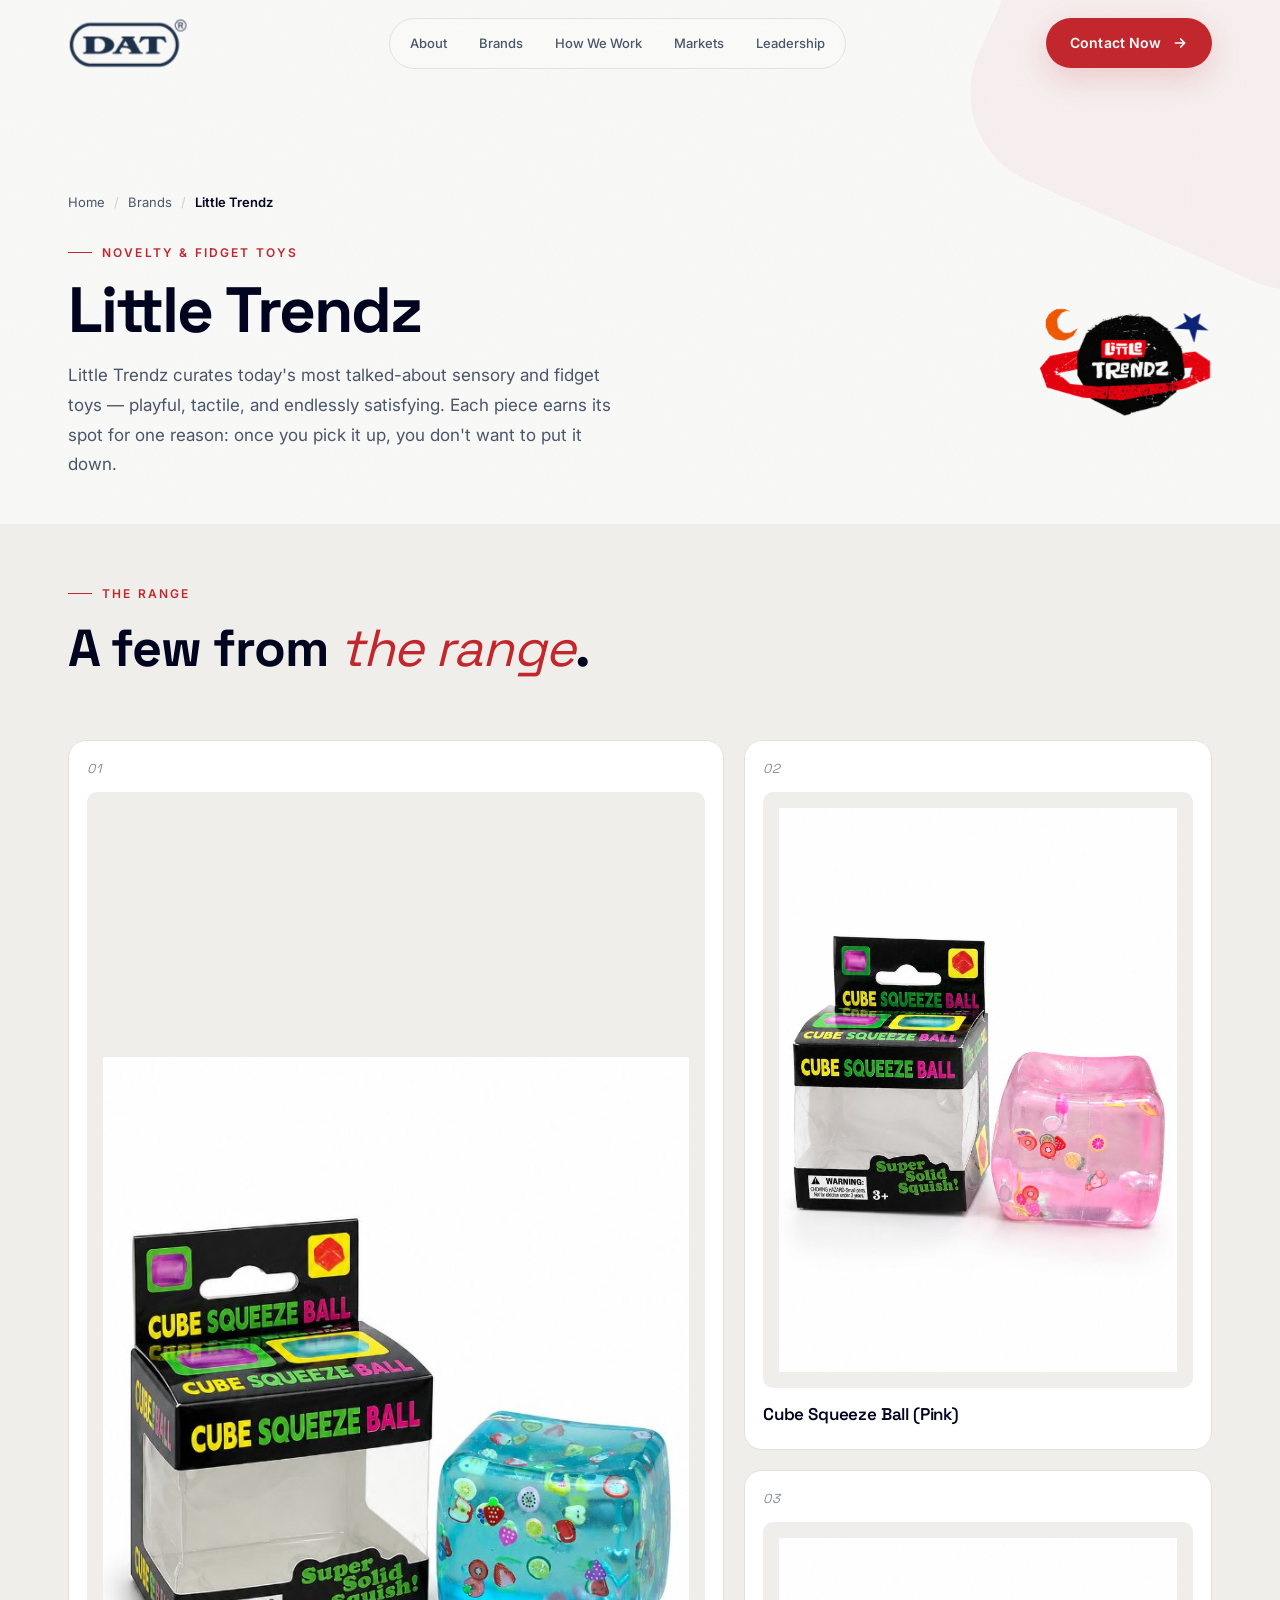
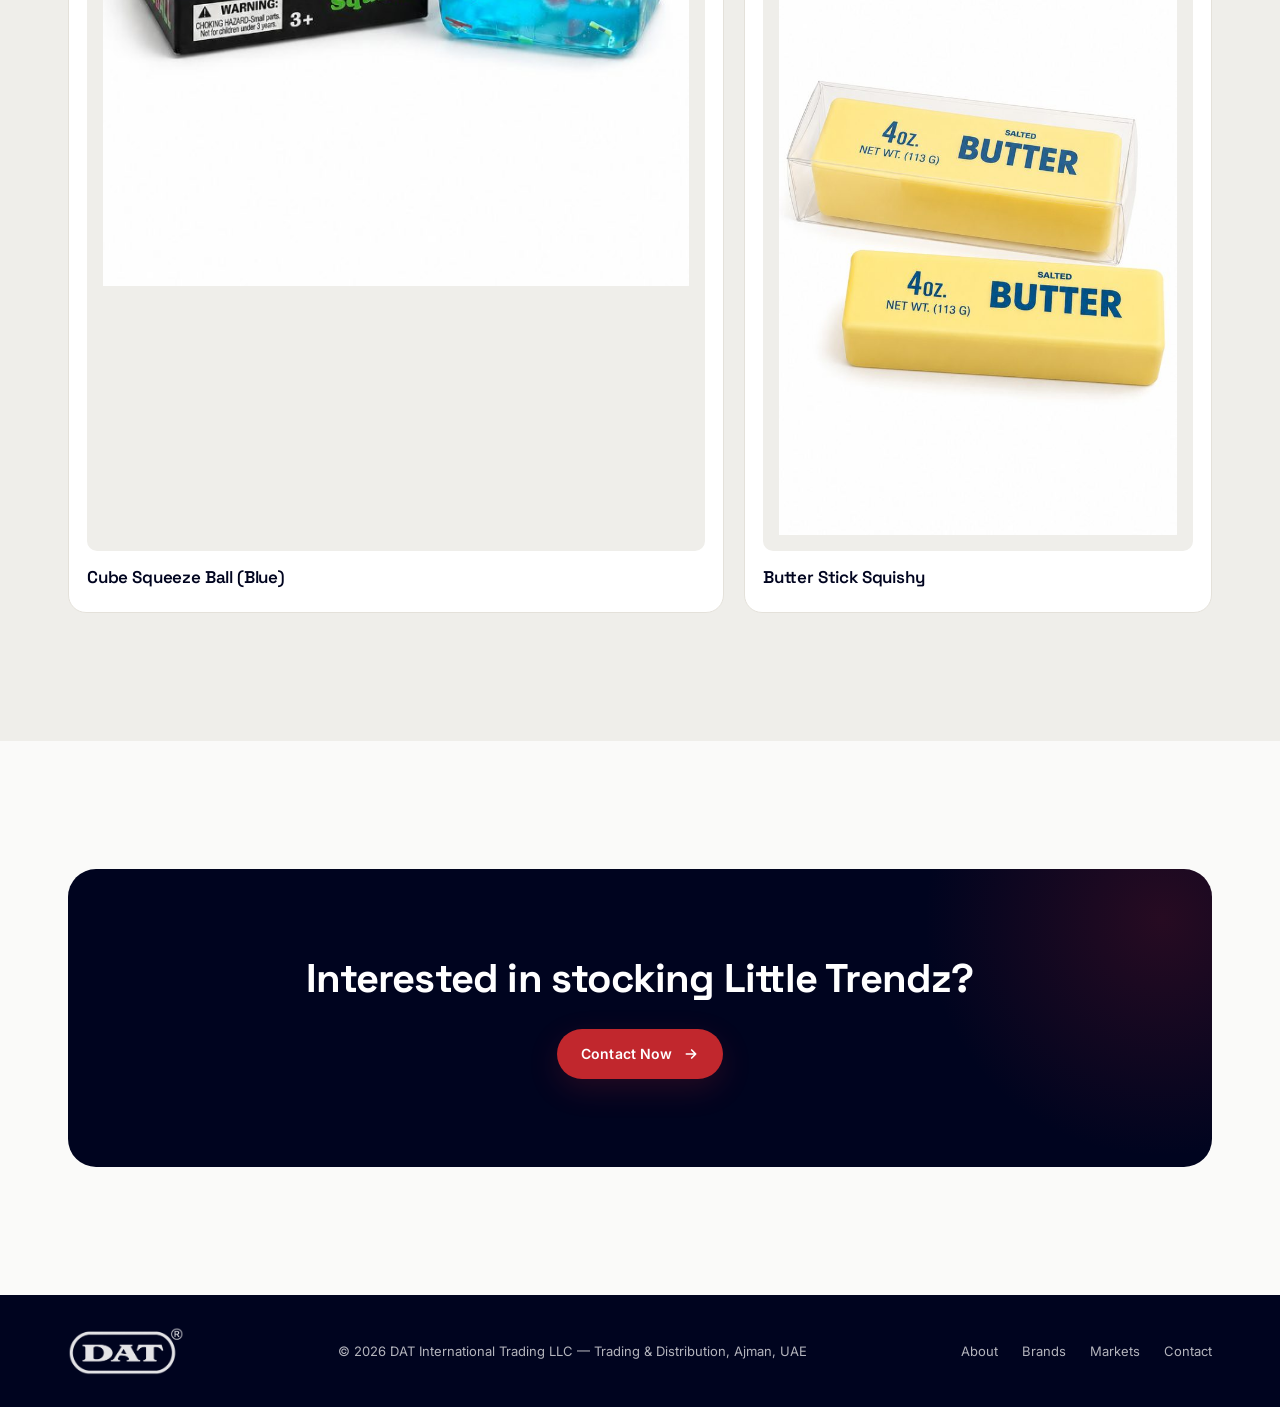
<file: little-trendz.html>
<!DOCTYPE html>
<html lang="en">
<head>
<meta charset="UTF-8" />
<meta name="viewport" content="width=device-width, initial-scale=1.0" />
<title>Little Trendz — Novelty &amp; Fidget Toys | DAT International</title>
<meta name="description" content="Little Trendz curates today's most talked-about sensory and fidget toys — playful, tactile, and endlessly satisfying. A consumer brand owned and built by DAT International, Ajman, UAE." />
<!-- Canonical/OG/Twitter URLs assume the production domain matches the
     confirmed contact email (datintlmea.com) — confirm before launch if the
     site ships elsewhere. -->
<link rel="canonical" href="https://www.datintlmea.com/little-trendz.html" />
<meta property="og:type" content="website" />
<meta property="og:site_name" content="DAT International" />
<meta property="og:title" content="Little Trendz — Novelty &amp; Fidget Toys | DAT International" />
<meta property="og:description" content="Today's most talked-about sensory and fidget toys — playful, tactile, and endlessly satisfying." />
<meta property="og:image" content="https://www.datintlmea.com/assets/hero-banner-office.png" />
<meta property="og:url" content="https://www.datintlmea.com/little-trendz.html" />
<meta name="twitter:card" content="summary_large_image" />
<meta name="twitter:title" content="Little Trendz — Novelty &amp; Fidget Toys | DAT International" />
<meta name="twitter:description" content="Today's most talked-about sensory and fidget toys — playful, tactile, and endlessly satisfying." />
<meta name="twitter:image" content="https://www.datintlmea.com/assets/hero-banner-office.png" />
<link rel="icon" href="assets/favicon.ico">
<link rel="apple-touch-icon" sizes="180x180" href="assets/apple-touch-icon.png">
<link rel="preconnect" href="https://fonts.googleapis.com">
<link rel="preconnect" href="https://fonts.gstatic.com" crossorigin>
<link href="https://fonts.googleapis.com/css2?family=Space+Grotesk:wght@400;500;600;700&family=Inter:wght@300;400;500;600;700&display=swap" rel="stylesheet">
<script type="application/ld+json">
{
  "@context": "https://schema.org",
  "@type": "Organization",
  "name": "DAT International",
  "legalName": "DAT International Trading LLC",
  "url": "https://www.datintlmea.com/",
  "logo": "https://www.datintlmea.com/assets/icon-square-transparent.png",
  "foundingDate": "2003",
  "address": {
    "@type": "PostalAddress",
    "streetAddress": "Rashidiya 1",
    "addressLocality": "Ajman",
    "addressCountry": "AE"
  },
  "email": "info@datintlmea.com",
  "telephone": "+971-4-258-4011",
  "sameAs": []
}
</script>
<link rel="stylesheet" href="styles.css" />
</head>
<body>

<!-- ===================== Nav ===================== -->
<!-- Duplicated verbatim from index.html (no fetch()-based include — this site
     is opened directly over file://, where fetch() of local files is blocked
     by CORS). Same-page anchors resolve to index.html#... from this page. -->
<header class="nav" id="nav">
  <div class="container nav-inner">
    <a href="index.html" class="logo" aria-label="DAT International — Home">
      <img src="assets/logo-navy-transparent.png" alt="DAT International" />
    </a>
    <nav class="nav-links" aria-label="Primary">
      <a href="index.html#about">About</a>
      <a href="index.html#brands">Brands</a>
      <a href="index.html#how-we-work">How We Work</a>
      <a href="index.html#markets">Markets</a>
      <a href="leadership.html">Leadership</a>
    </nav>
    <div class="nav-cta">
      <a href="index.html#contact" class="btn btn-primary">
        Contact Now
        <svg viewBox="0 0 24 24" fill="none" stroke="currentColor" stroke-width="2.5" stroke-linecap="round" stroke-linejoin="round"><path d="M5 12h14M13 6l6 6-6 6"/></svg>
      </a>
      <button class="nav-toggle" aria-label="Toggle menu">
        <svg viewBox="0 0 24 24" width="20" height="20" fill="none" stroke="currentColor" stroke-width="2" stroke-linecap="round"><path d="M3 7h18M3 12h18M3 17h18"/></svg>
      </button>
    </div>
  </div>
</header>

<main>

<!-- ===================== Brand intro ===================== -->
<section class="brand-hero subpage-first">
  <span class="brand-hero-deco" aria-hidden="true"></span>
  <div class="container">
    <nav class="breadcrumb reveal" aria-label="Breadcrumb">
      <a href="index.html">Home</a>
      <span class="sep" aria-hidden="true">/</span>
      <a href="index.html#brands">Brands</a>
      <span class="sep" aria-hidden="true">/</span>
      <span class="current" aria-current="page">Little Trendz</span>
    </nav>

    <div class="brand-intro">
      <div class="brand-intro-text">
        <h1 class="brand-name reveal" data-delay="1">Little Trendz</h1>
        <p class="brand-tagline reveal" data-delay="2">Novelty &amp; Fidget Toys</p>
        <p class="brand-desc reveal" data-delay="3">
          Little Trendz curates today's most talked-about sensory and fidget toys — playful, tactile, and endlessly satisfying. Each piece earns its spot for one reason: once you pick it up, you don't want to put it down.
        </p>
      </div>
      <div class="brand-logo reveal" data-delay="2">
        <img src="assets/little-trendz.png" alt="Little Trendz logo" />
      </div>
    </div>
  </div>
</section>

<!-- ===================== Range ===================== -->
<!-- All three products are confirmed with photography; no spec copy was
     supplied, so each card is name + image only (same pattern as TEQ's
     confirmed products) — no range-desc paragraph on any of them. -->
<section class="bg-alt brand-range">
  <div class="container">
    <div class="section-head">
      <div class="head-left">
        <div class="reveal"><span class="eyebrow">The Range</span></div>
        <h2 class="reveal" data-delay="1">A few from <em>the range</em>.</h2>
      </div>
    </div>

    <div class="range-grid" data-stagger>
      <article class="range-card r-lg stagger-item">
        <div class="range-media has-photo">
          <img src="assets/little-trendz-cube-squeeze-blue.jpg" alt="Cube Squeeze Ball (Blue)" loading="lazy"/>
        </div>
        <h3 class="range-name">Cube Squeeze Ball (Blue)</h3>
      </article>
      <article class="range-card r-a stagger-item">
        <div class="range-media has-photo">
          <img src="assets/little-trendz-cube-squeeze-pink.jpg" alt="Cube Squeeze Ball (Pink)" loading="lazy"/>
        </div>
        <h3 class="range-name">Cube Squeeze Ball (Pink)</h3>
      </article>
      <article class="range-card r-b stagger-item">
        <div class="range-media has-photo">
          <img src="assets/little-trendz-butter-squishy.jpg" alt="Butter Stick Squishy" loading="lazy"/>
        </div>
        <h3 class="range-name">Butter Stick Squishy</h3>
      </article>
    </div>
  </div>
</section>

<!-- ===================== Closing CTA ===================== -->
<section class="brand-cta">
  <span class="brand-cta-deco" aria-hidden="true"></span>
  <div class="container">
    <h2 class="reveal">Interested in stocking Little Trendz?</h2>
    <div class="reveal" data-delay="1">
      <a href="index.html#contact" class="btn btn-primary">
        Contact Now
        <svg viewBox="0 0 24 24" fill="none" stroke="currentColor" stroke-width="2.5" stroke-linecap="round" stroke-linejoin="round"><path d="M5 12h14M13 6l6 6-6 6"/></svg>
      </a>
    </div>
  </div>
</section>

</main>

<!-- ===================== Footer Bottom ===================== -->
<footer class="footer-bottom">
  <div class="container">
    <div class="footer-logo">
      <img src="assets/logo-white-transparent.png" alt="DAT International" />
    </div>
    <div>© 2026 DAT International Trading LLC — Trading &amp; Distribution, Ajman, UAE</div>
    <div class="links">
      <a href="index.html#about">About</a>
      <a href="index.html#brands">Brands</a>
      <a href="index.html#markets">Markets</a>
      <a href="index.html#contact">Contact</a>
    </div>
  </div>
</footer>

<script src="script.js"></script>
</body>
</html>
</file>
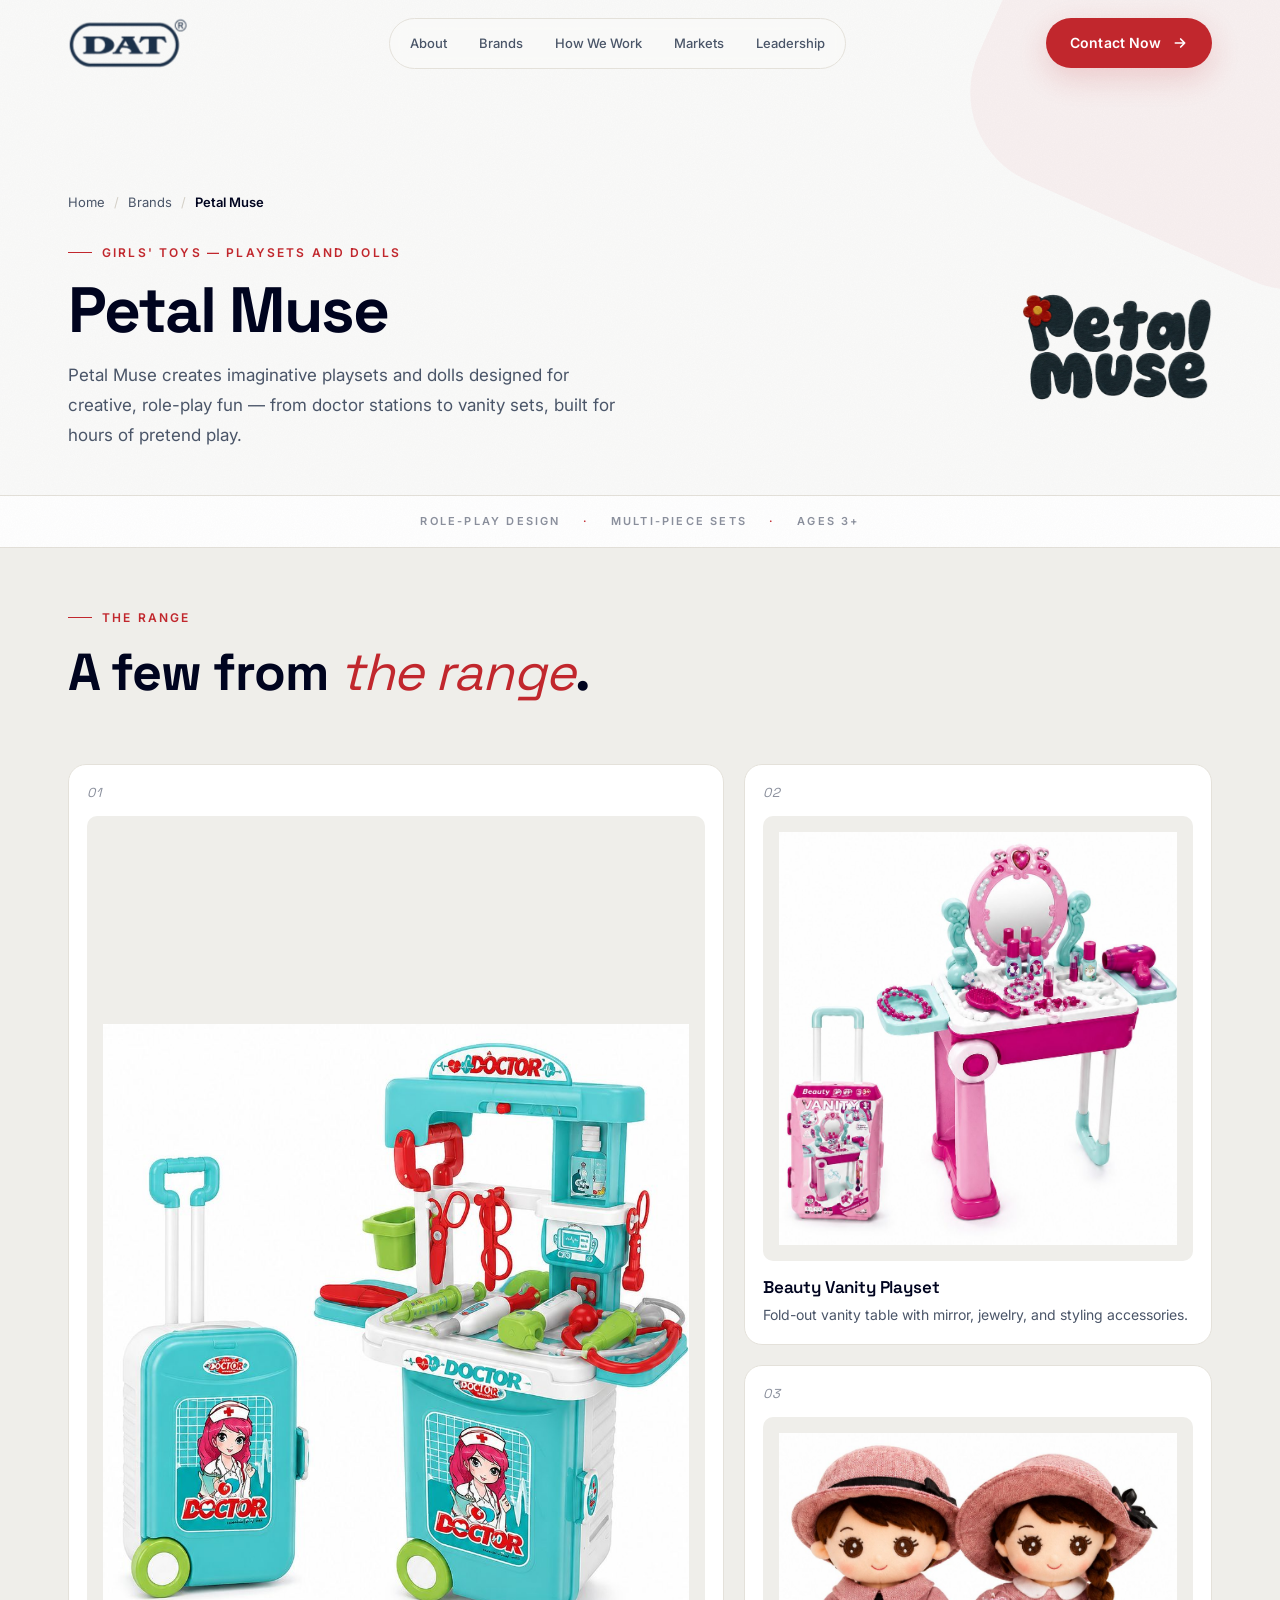
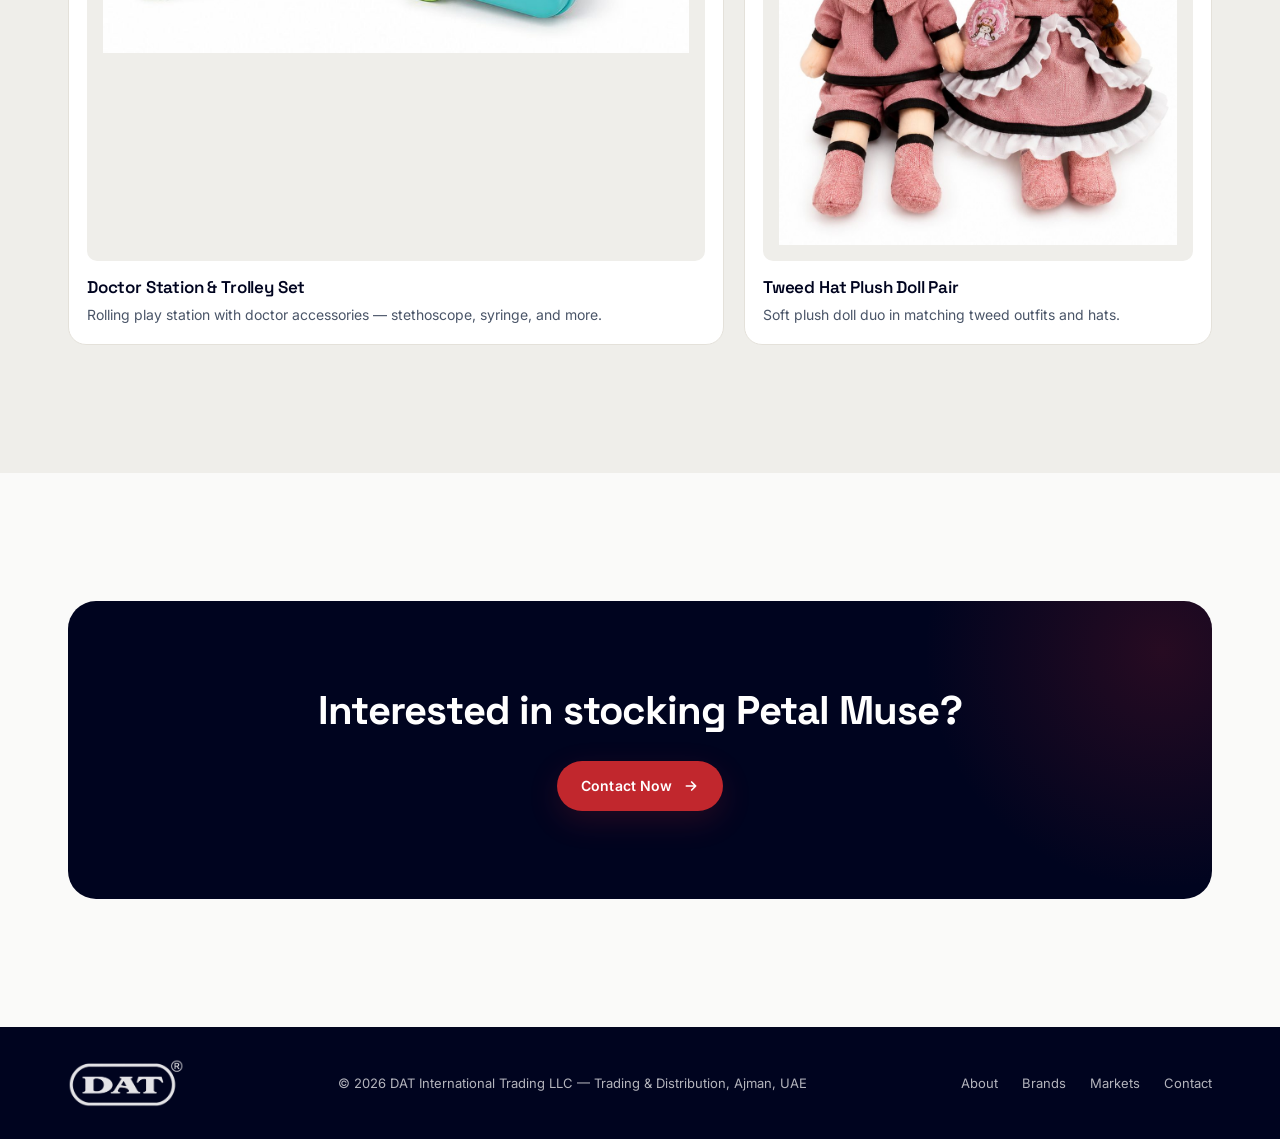
<file: petal-muse.html>
<!DOCTYPE html>
<html lang="en">
<head>
<meta charset="UTF-8" />
<meta name="viewport" content="width=device-width, initial-scale=1.0" />
<title>Petal Muse — Girls' Toys | DAT International</title>
<meta name="description" content="Petal Muse creates imaginative playsets and dolls designed for creative, role-play fun — from doctor stations to vanity sets, built for hours of pretend play." />
<!-- Canonical/OG/Twitter URLs assume the production domain matches the
     confirmed contact email (datintlmea.com) — confirm before launch if the
     site ships elsewhere. -->
<link rel="canonical" href="https://www.datintlmea.com/petal-muse.html" />
<meta property="og:type" content="website" />
<meta property="og:site_name" content="DAT International" />
<meta property="og:title" content="Petal Muse — Girls' Toys | DAT International" />
<meta property="og:description" content="Imaginative playsets and dolls designed for creative, role-play fun." />
<meta property="og:image" content="https://www.datintlmea.com/assets/hero-banner-office.png" />
<meta property="og:url" content="https://www.datintlmea.com/petal-muse.html" />
<meta name="twitter:card" content="summary_large_image" />
<meta name="twitter:title" content="Petal Muse — Girls' Toys | DAT International" />
<meta name="twitter:description" content="Imaginative playsets and dolls designed for creative, role-play fun." />
<meta name="twitter:image" content="https://www.datintlmea.com/assets/hero-banner-office.png" />
<link rel="icon" href="assets/favicon.ico">
<link rel="apple-touch-icon" sizes="180x180" href="assets/apple-touch-icon.png">
<link rel="preconnect" href="https://fonts.googleapis.com">
<link rel="preconnect" href="https://fonts.gstatic.com" crossorigin>
<link href="https://fonts.googleapis.com/css2?family=Space+Grotesk:wght@400;500;600;700&family=Inter:wght@300;400;500;600;700&display=swap" rel="stylesheet">
<script type="application/ld+json">
{
  "@context": "https://schema.org",
  "@type": "Organization",
  "name": "DAT International",
  "legalName": "DAT International Trading LLC",
  "url": "https://www.datintlmea.com/",
  "logo": "https://www.datintlmea.com/assets/icon-square-transparent.png",
  "foundingDate": "2003",
  "address": {
    "@type": "PostalAddress",
    "streetAddress": "Rashidiya 1",
    "addressLocality": "Ajman",
    "addressCountry": "AE"
  },
  "email": "info@datintlmea.com",
  "telephone": "+971-4-258-4011",
  "sameAs": []
}
</script>
<link rel="stylesheet" href="styles.css" />
</head>
<body>

<!-- ===================== Nav ===================== -->
<!-- Duplicated verbatim from index.html (no fetch()-based include — this site
     is opened directly over file://, where fetch() of local files is blocked
     by CORS). Same-page anchors resolve to index.html#... from this page. -->
<header class="nav" id="nav">
  <div class="container nav-inner">
    <a href="index.html" class="logo" aria-label="DAT International — Home">
      <img src="assets/logo-navy-transparent.png" alt="DAT International" />
    </a>
    <nav class="nav-links" aria-label="Primary">
      <a href="index.html#about">About</a>
      <a href="index.html#brands">Brands</a>
      <a href="index.html#how-we-work">How We Work</a>
      <a href="index.html#markets">Markets</a>
      <a href="leadership.html">Leadership</a>
    </nav>
    <div class="nav-cta">
      <a href="index.html#contact" class="btn btn-primary">
        Contact Now
        <svg viewBox="0 0 24 24" fill="none" stroke="currentColor" stroke-width="2.5" stroke-linecap="round" stroke-linejoin="round"><path d="M5 12h14M13 6l6 6-6 6"/></svg>
      </a>
      <button class="nav-toggle" aria-label="Toggle menu">
        <svg viewBox="0 0 24 24" width="20" height="20" fill="none" stroke="currentColor" stroke-width="2" stroke-linecap="round"><path d="M3 7h18M3 12h18M3 17h18"/></svg>
      </button>
    </div>
  </div>
</header>

<main>

<!-- ===================== Brand intro ===================== -->
<section class="brand-hero subpage-first">
  <span class="brand-hero-deco" aria-hidden="true"></span>
  <div class="container">
    <nav class="breadcrumb reveal" aria-label="Breadcrumb">
      <a href="index.html">Home</a>
      <span class="sep" aria-hidden="true">/</span>
      <a href="index.html#brands">Brands</a>
      <span class="sep" aria-hidden="true">/</span>
      <span class="current" aria-current="page">Petal Muse</span>
    </nav>

    <div class="brand-intro">
      <div class="brand-intro-text">
        <h1 class="brand-name reveal" data-delay="1">Petal Muse</h1>
        <p class="brand-tagline reveal" data-delay="2">Girls' toys — playsets and dolls</p>
        <p class="brand-desc reveal" data-delay="3">
          Petal Muse creates imaginative playsets and dolls designed for creative, role-play fun — from doctor stations to vanity sets, built for hours of pretend play.
        </p>
      </div>
      <div class="brand-logo reveal" data-delay="2">
        <img src="assets/petal-muse.png" alt="Petal Muse logo" />
      </div>
    </div>
  </div>
</section>

<!-- ===================== Feature strip ===================== -->
<div class="brand-strip">
  <div class="container strip-inner">
    <span>Role-Play Design</span>
    <span class="strip-dot" aria-hidden="true">·</span>
    <span>Multi-Piece Sets</span>
    <span class="strip-dot" aria-hidden="true">·</span>
    <span>Ages 3+</span>
  </div>
</div>

<!-- ===================== Range ===================== -->
<!-- All three products are confirmed, names and photography both. Every
     slot uses .range-media.has-photo (contain-fit against a --bg-alt
     backdrop) — no pending placeholders on this page. -->
<section class="bg-alt brand-range">
  <div class="container">
    <div class="section-head">
      <div class="head-left">
        <div class="reveal"><span class="eyebrow">The Range</span></div>
        <h2 class="reveal" data-delay="1">A few from <em>the range</em>.</h2>
      </div>
    </div>

    <div class="range-grid" data-stagger>
      <article class="range-card r-lg stagger-item">
        <div class="range-media has-photo">
          <img src="assets/doctor-station.jpg" alt="Doctor Station &amp; Trolley Set" loading="lazy"/>
        </div>
        <h3 class="range-name">Doctor Station &amp; Trolley Set</h3>
        <p class="range-desc">Rolling play station with doctor accessories — stethoscope, syringe, and more.</p>
      </article>
      <article class="range-card r-a stagger-item">
        <div class="range-media has-photo">
          <img src="assets/vanity-playset.jpg" alt="Beauty Vanity Playset" loading="lazy"/>
        </div>
        <h3 class="range-name">Beauty Vanity Playset</h3>
        <p class="range-desc">Fold-out vanity table with mirror, jewelry, and styling accessories.</p>
      </article>
      <article class="range-card r-b stagger-item">
        <div class="range-media has-photo">
          <img src="assets/plush-doll-pair.jpg" alt="Tweed Hat Plush Doll Pair" loading="lazy"/>
        </div>
        <h3 class="range-name">Tweed Hat Plush Doll Pair</h3>
        <p class="range-desc">Soft plush doll duo in matching tweed outfits and hats.</p>
      </article>
    </div>
  </div>
</section>

<!-- ===================== Closing CTA ===================== -->
<section class="brand-cta">
  <span class="brand-cta-deco" aria-hidden="true"></span>
  <div class="container">
    <h2 class="reveal">Interested in stocking Petal Muse?</h2>
    <div class="reveal" data-delay="1">
      <a href="index.html#contact" class="btn btn-primary">
        Contact Now
        <svg viewBox="0 0 24 24" fill="none" stroke="currentColor" stroke-width="2.5" stroke-linecap="round" stroke-linejoin="round"><path d="M5 12h14M13 6l6 6-6 6"/></svg>
      </a>
    </div>
  </div>
</section>

</main>

<!-- ===================== Footer Bottom ===================== -->
<footer class="footer-bottom">
  <div class="container">
    <div class="footer-logo">
      <img src="assets/logo-white-transparent.png" alt="DAT International" />
    </div>
    <div>© 2026 DAT International Trading LLC — Trading &amp; Distribution, Ajman, UAE</div>
    <div class="links">
      <a href="index.html#about">About</a>
      <a href="index.html#brands">Brands</a>
      <a href="index.html#markets">Markets</a>
      <a href="index.html#contact">Contact</a>
    </div>
  </div>
</footer>

<script src="script.js"></script>
</body>
</html>
</file>
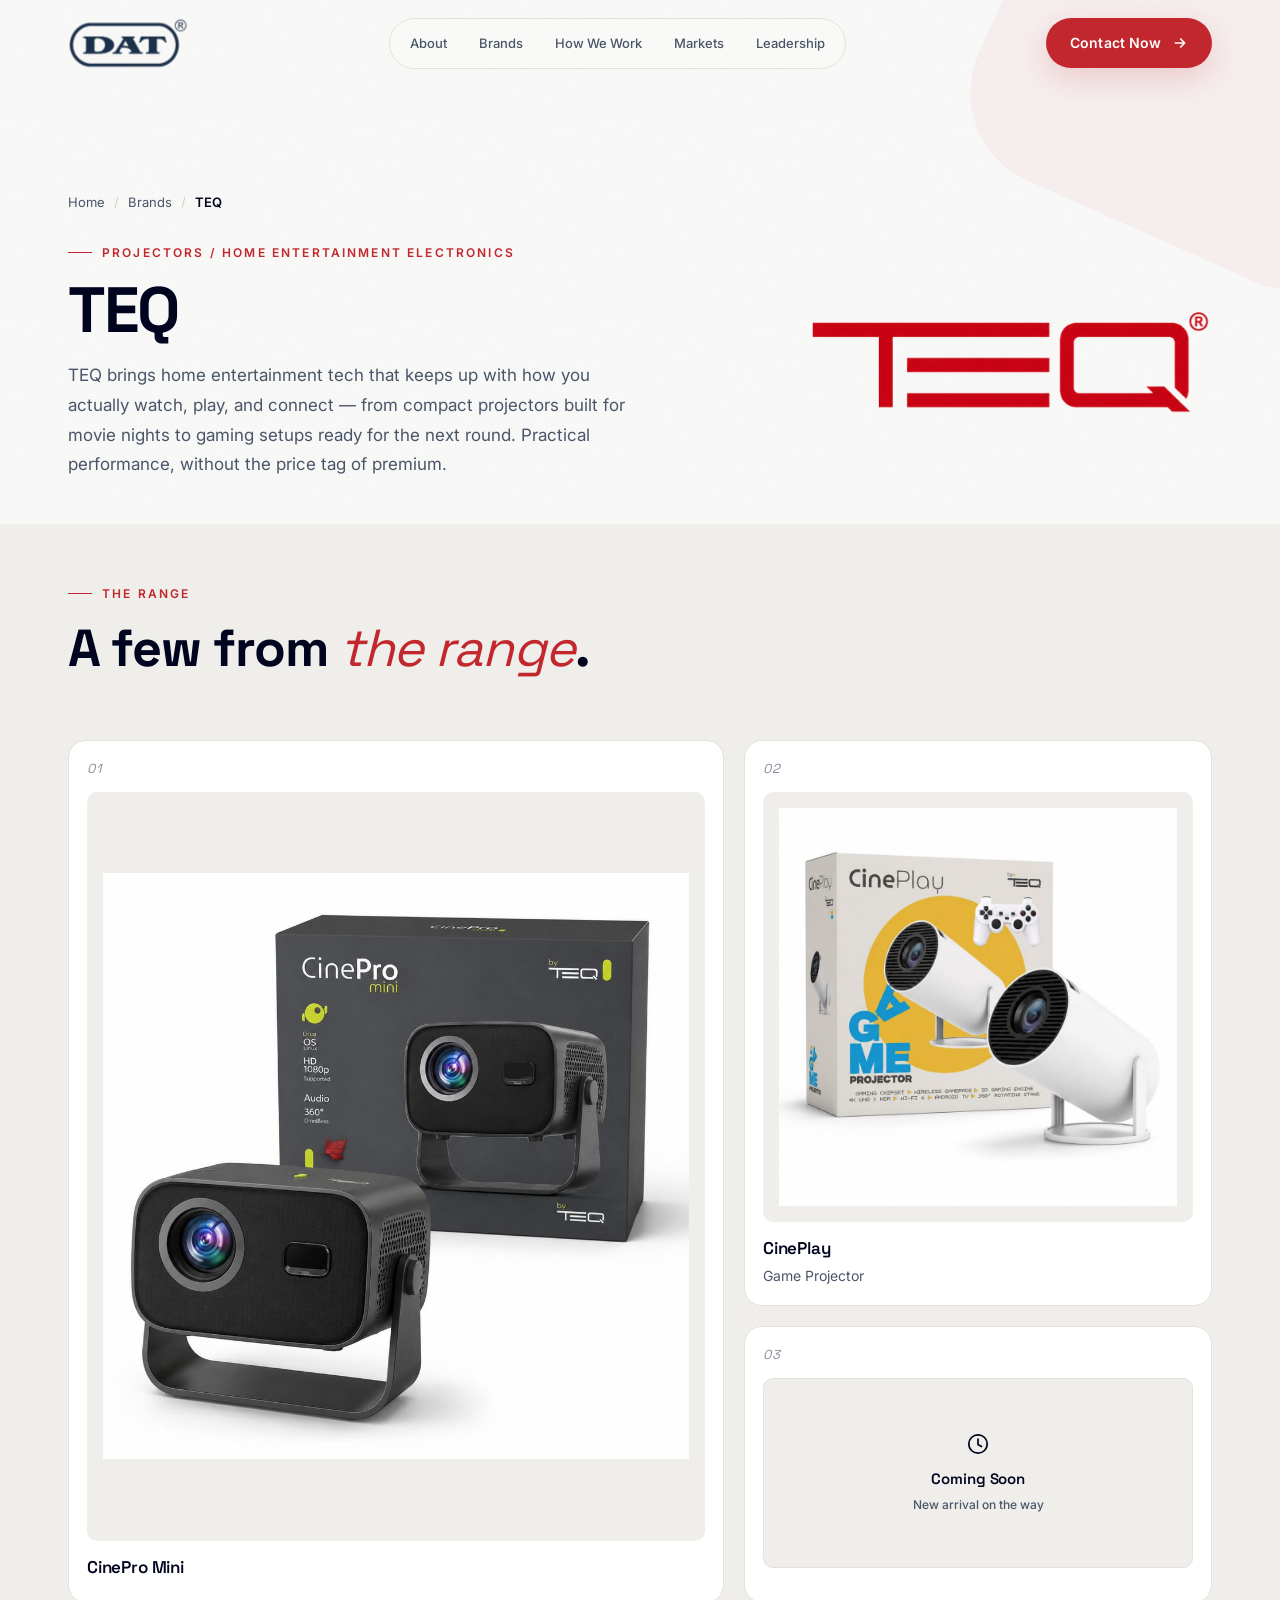
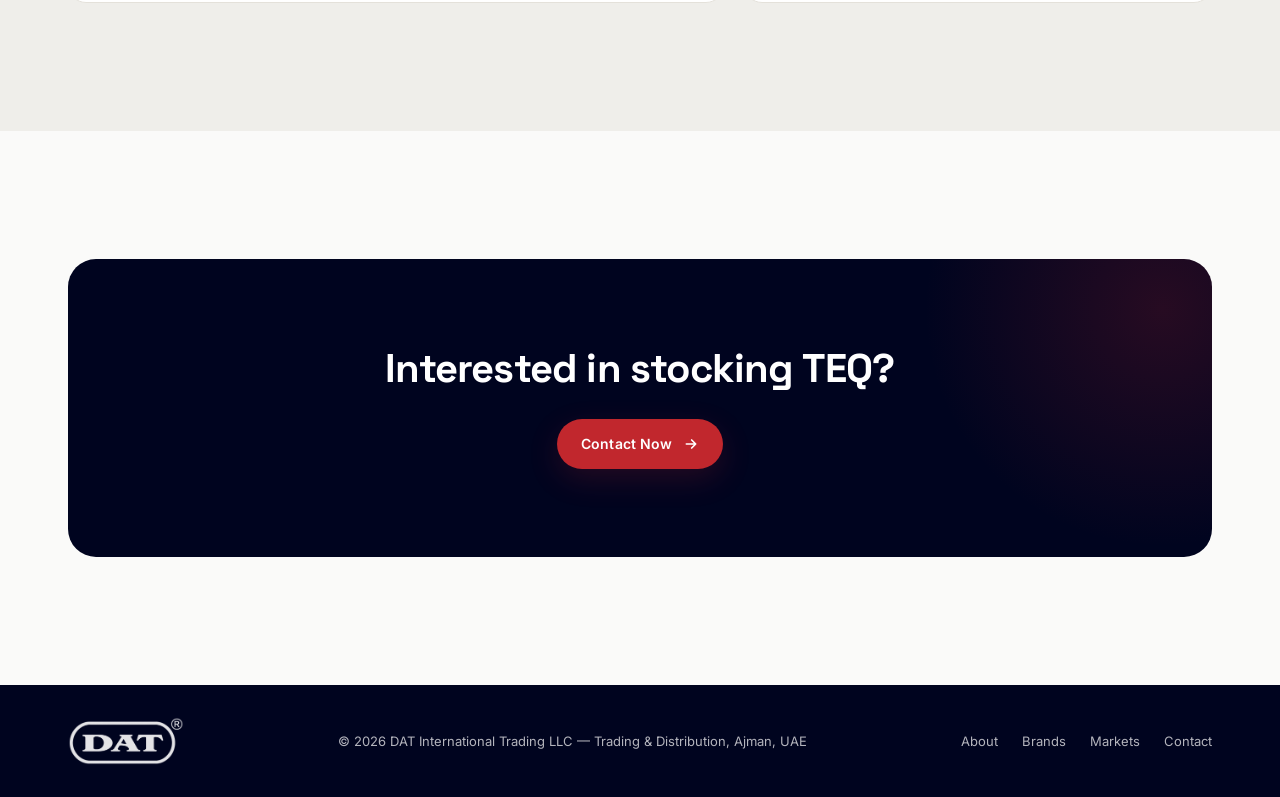
<file: teq.html>
<!DOCTYPE html>
<html lang="en">
<head>
<meta charset="UTF-8" />
<meta name="viewport" content="width=device-width, initial-scale=1.0" />
<title>TEQ — Projectors &amp; Home Entertainment Electronics | DAT International</title>
<meta name="description" content="TEQ brings home entertainment tech that keeps up with how you actually watch, play, and connect — from compact projectors to gaming setups. A consumer brand owned and built by DAT International, Ajman, UAE." />
<!-- Canonical/OG/Twitter URLs assume the production domain matches the
     confirmed contact email (datintlmea.com) — confirm before launch if the
     site ships elsewhere. -->
<link rel="canonical" href="https://www.datintlmea.com/teq.html" />
<meta property="og:type" content="website" />
<meta property="og:site_name" content="DAT International" />
<meta property="og:title" content="TEQ — Projectors &amp; Home Entertainment Electronics | DAT International" />
<meta property="og:description" content="Home entertainment tech that keeps up with how you actually watch, play, and connect — from compact projectors to gaming setups." />
<meta property="og:image" content="https://www.datintlmea.com/assets/hero-banner-office.png" />
<meta property="og:url" content="https://www.datintlmea.com/teq.html" />
<meta name="twitter:card" content="summary_large_image" />
<meta name="twitter:title" content="TEQ — Projectors &amp; Home Entertainment Electronics | DAT International" />
<meta name="twitter:description" content="Home entertainment tech that keeps up with how you actually watch, play, and connect — from compact projectors to gaming setups." />
<meta name="twitter:image" content="https://www.datintlmea.com/assets/hero-banner-office.png" />
<link rel="icon" href="assets/favicon.ico">
<link rel="apple-touch-icon" sizes="180x180" href="assets/apple-touch-icon.png">
<link rel="preconnect" href="https://fonts.googleapis.com">
<link rel="preconnect" href="https://fonts.gstatic.com" crossorigin>
<link href="https://fonts.googleapis.com/css2?family=Space+Grotesk:wght@400;500;600;700&family=Inter:wght@300;400;500;600;700&display=swap" rel="stylesheet">
<script type="application/ld+json">
{
  "@context": "https://schema.org",
  "@type": "Organization",
  "name": "DAT International",
  "legalName": "DAT International Trading LLC",
  "url": "https://www.datintlmea.com/",
  "logo": "https://www.datintlmea.com/assets/icon-square-transparent.png",
  "foundingDate": "2003",
  "address": {
    "@type": "PostalAddress",
    "streetAddress": "Rashidiya 1",
    "addressLocality": "Ajman",
    "addressCountry": "AE"
  },
  "email": "info@datintlmea.com",
  "telephone": "+971-4-258-4011",
  "sameAs": []
}
</script>
<link rel="stylesheet" href="styles.css" />
</head>
<body>

<!-- ===================== Nav ===================== -->
<!-- Duplicated verbatim from index.html (no fetch()-based include — this site
     is opened directly over file://, where fetch() of local files is blocked
     by CORS). Same-page anchors resolve to index.html#... from this page. -->
<header class="nav" id="nav">
  <div class="container nav-inner">
    <a href="index.html" class="logo" aria-label="DAT International — Home">
      <img src="assets/logo-navy-transparent.png" alt="DAT International" />
    </a>
    <nav class="nav-links" aria-label="Primary">
      <a href="index.html#about">About</a>
      <a href="index.html#brands">Brands</a>
      <a href="index.html#how-we-work">How We Work</a>
      <a href="index.html#markets">Markets</a>
      <a href="leadership.html">Leadership</a>
    </nav>
    <div class="nav-cta">
      <a href="index.html#contact" class="btn btn-primary">
        Contact Now
        <svg viewBox="0 0 24 24" fill="none" stroke="currentColor" stroke-width="2.5" stroke-linecap="round" stroke-linejoin="round"><path d="M5 12h14M13 6l6 6-6 6"/></svg>
      </a>
      <button class="nav-toggle" aria-label="Toggle menu">
        <svg viewBox="0 0 24 24" width="20" height="20" fill="none" stroke="currentColor" stroke-width="2" stroke-linecap="round"><path d="M3 7h18M3 12h18M3 17h18"/></svg>
      </button>
    </div>
  </div>
</header>

<main>

<!-- ===================== Brand intro ===================== -->
<section class="brand-hero subpage-first">
  <span class="brand-hero-deco" aria-hidden="true"></span>
  <div class="container">
    <nav class="breadcrumb reveal" aria-label="Breadcrumb">
      <a href="index.html">Home</a>
      <span class="sep" aria-hidden="true">/</span>
      <a href="index.html#brands">Brands</a>
      <span class="sep" aria-hidden="true">/</span>
      <span class="current" aria-current="page">TEQ</span>
    </nav>

    <div class="brand-intro">
      <div class="brand-intro-text">
        <h1 class="brand-name reveal" data-delay="1">TEQ</h1>
        <p class="brand-tagline reveal" data-delay="2">Projectors / Home Entertainment Electronics</p>
        <p class="brand-desc reveal" data-delay="3">
          TEQ brings home entertainment tech that keeps up with how you actually watch, play, and connect — from compact projectors built for movie nights to gaming setups ready for the next round. Practical performance, without the price tag of premium.
        </p>
      </div>
      <div class="brand-logo reveal" data-delay="2">
        <img src="assets/teq.png" alt="TEQ logo" />
      </div>
    </div>
  </div>
</section>

<!-- ===================== Range ===================== -->
<!-- Two products confirmed (name + photo; no spec copy supplied, so no
     range-desc paragraph beyond CinePlay's own category label). The third
     slot's name and photo are still pending. -->
<section class="bg-alt brand-range">
  <div class="container">
    <div class="section-head">
      <div class="head-left">
        <div class="reveal"><span class="eyebrow">The Range</span></div>
        <h2 class="reveal" data-delay="1">A few from <em>the range</em>.</h2>
      </div>
    </div>

    <div class="range-grid" data-stagger>
      <article class="range-card r-lg stagger-item">
        <div class="range-media has-photo">
          <img src="assets/teq-cinepro-mini.jpg" alt="CinePro Mini" loading="lazy"/>
        </div>
        <h3 class="range-name">CinePro Mini</h3>
      </article>
      <article class="range-card r-a stagger-item">
        <div class="range-media has-photo">
          <img src="assets/teq-cineplay.jpg" alt="CinePlay" loading="lazy"/>
        </div>
        <h3 class="range-name">CinePlay</h3>
        <p class="range-desc">Game Projector</p>
      </article>
      <article class="range-card r-b stagger-item">
        <div class="range-media">
          <span class="rm-inner">
            <svg class="rm-icon" viewBox="0 0 24 24" fill="none" stroke="currentColor" stroke-width="1.6" stroke-linecap="round" stroke-linejoin="round" aria-hidden="true"><circle cx="12" cy="12" r="8.5"/><path d="M12 7.5v5l3.2 1.8"/></svg>
            <span class="rm-title">Coming Soon</span>
            <span class="rm-sub">New arrival on the way</span>
          </span>
        </div>
      </article>
    </div>
  </div>
</section>

<!-- ===================== Closing CTA ===================== -->
<section class="brand-cta">
  <span class="brand-cta-deco" aria-hidden="true"></span>
  <div class="container">
    <h2 class="reveal">Interested in stocking TEQ?</h2>
    <div class="reveal" data-delay="1">
      <a href="index.html#contact" class="btn btn-primary">
        Contact Now
        <svg viewBox="0 0 24 24" fill="none" stroke="currentColor" stroke-width="2.5" stroke-linecap="round" stroke-linejoin="round"><path d="M5 12h14M13 6l6 6-6 6"/></svg>
      </a>
    </div>
  </div>
</section>

</main>

<!-- ===================== Footer Bottom ===================== -->
<footer class="footer-bottom">
  <div class="container">
    <div class="footer-logo">
      <img src="assets/logo-white-transparent.png" alt="DAT International" />
    </div>
    <div>© 2026 DAT International Trading LLC — Trading &amp; Distribution, Ajman, UAE</div>
    <div class="links">
      <a href="index.html#about">About</a>
      <a href="index.html#brands">Brands</a>
      <a href="index.html#markets">Markets</a>
      <a href="index.html#contact">Contact</a>
    </div>
  </div>
</footer>

<script src="script.js"></script>
</body>
</html>
</file>
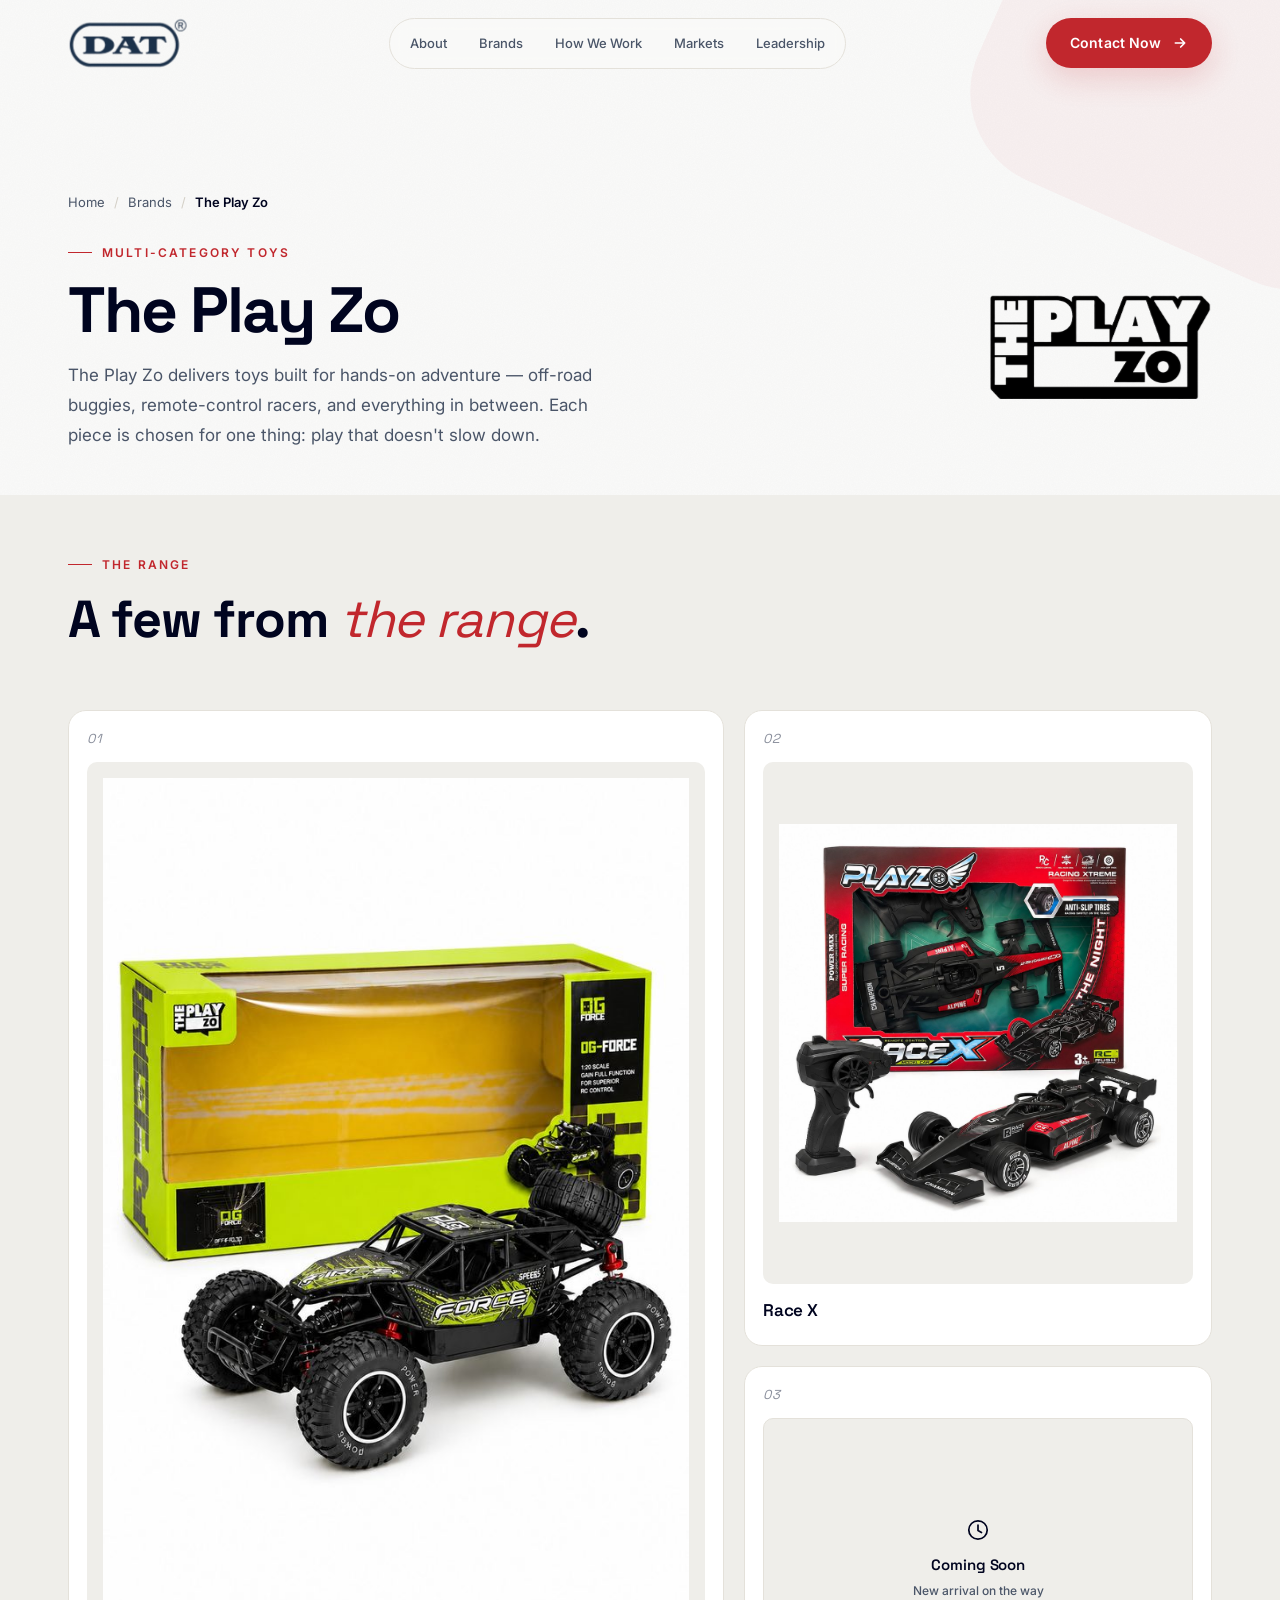
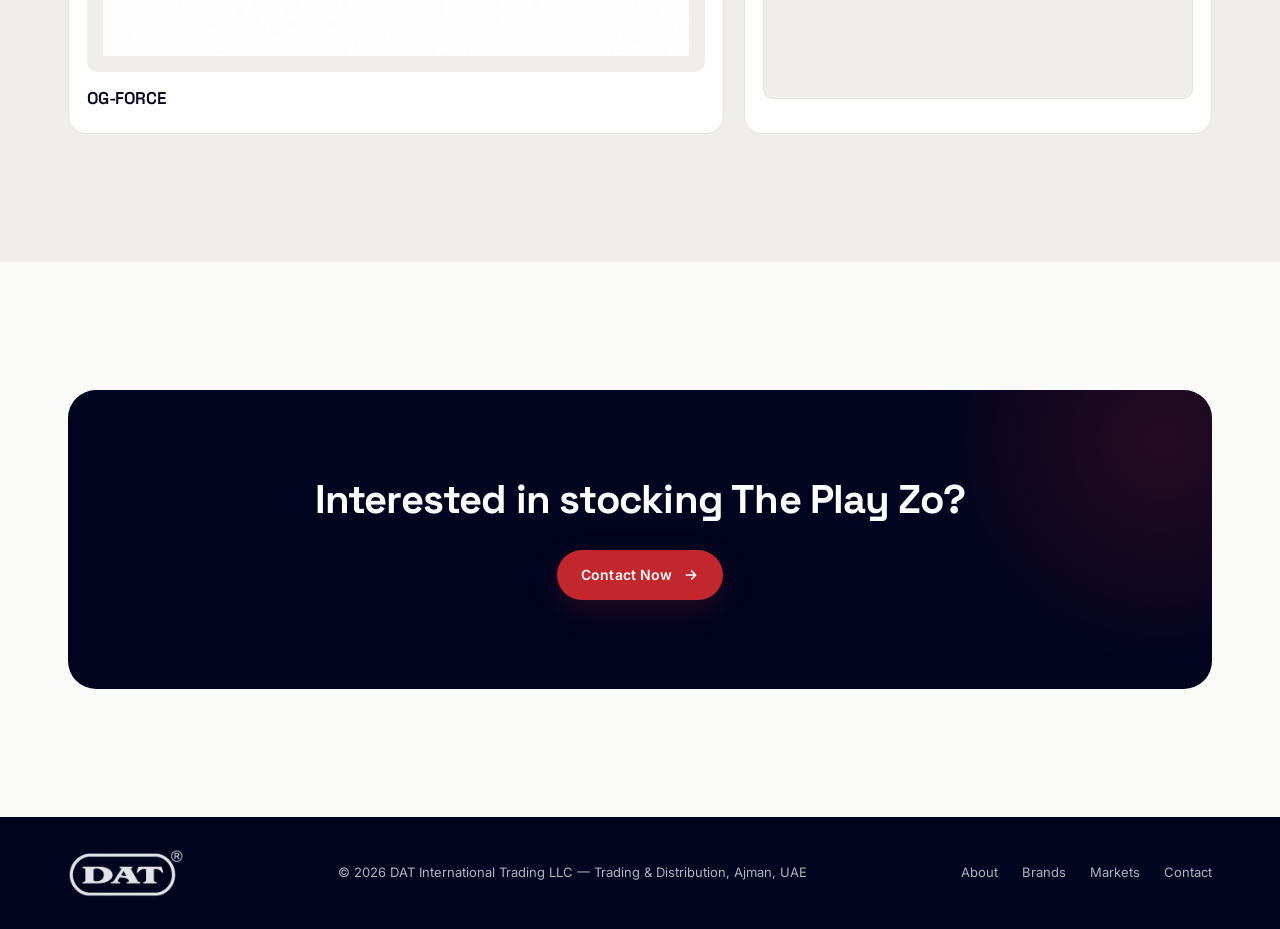
<file: the-play-zo.html>
<!DOCTYPE html>
<html lang="en">
<head>
<meta charset="UTF-8" />
<meta name="viewport" content="width=device-width, initial-scale=1.0" />
<title>The Play Zo — Multi-Category Toys | DAT International</title>
<meta name="description" content="The Play Zo delivers toys built for hands-on adventure — off-road buggies, remote-control racers, and everything in between. A consumer brand owned and built by DAT International, Ajman, UAE." />
<!-- Canonical/OG/Twitter URLs assume the production domain matches the
     confirmed contact email (datintlmea.com) — confirm before launch if the
     site ships elsewhere. -->
<link rel="canonical" href="https://www.datintlmea.com/the-play-zo.html" />
<meta property="og:type" content="website" />
<meta property="og:site_name" content="DAT International" />
<meta property="og:title" content="The Play Zo — Multi-Category Toys | DAT International" />
<meta property="og:description" content="Toys built for hands-on adventure — off-road buggies, remote-control racers, and everything in between." />
<meta property="og:image" content="https://www.datintlmea.com/assets/hero-banner-office.png" />
<meta property="og:url" content="https://www.datintlmea.com/the-play-zo.html" />
<meta name="twitter:card" content="summary_large_image" />
<meta name="twitter:title" content="The Play Zo — Multi-Category Toys | DAT International" />
<meta name="twitter:description" content="Toys built for hands-on adventure — off-road buggies, remote-control racers, and everything in between." />
<meta name="twitter:image" content="https://www.datintlmea.com/assets/hero-banner-office.png" />
<link rel="icon" href="assets/favicon.ico">
<link rel="apple-touch-icon" sizes="180x180" href="assets/apple-touch-icon.png">
<link rel="preconnect" href="https://fonts.googleapis.com">
<link rel="preconnect" href="https://fonts.gstatic.com" crossorigin>
<link href="https://fonts.googleapis.com/css2?family=Space+Grotesk:wght@400;500;600;700&family=Inter:wght@300;400;500;600;700&display=swap" rel="stylesheet">
<script type="application/ld+json">
{
  "@context": "https://schema.org",
  "@type": "Organization",
  "name": "DAT International",
  "legalName": "DAT International Trading LLC",
  "url": "https://www.datintlmea.com/",
  "logo": "https://www.datintlmea.com/assets/icon-square-transparent.png",
  "foundingDate": "2003",
  "address": {
    "@type": "PostalAddress",
    "streetAddress": "Rashidiya 1",
    "addressLocality": "Ajman",
    "addressCountry": "AE"
  },
  "email": "info@datintlmea.com",
  "telephone": "+971-4-258-4011",
  "sameAs": []
}
</script>
<link rel="stylesheet" href="styles.css" />
</head>
<body>

<!-- ===================== Nav ===================== -->
<!-- Duplicated verbatim from index.html (no fetch()-based include — this site
     is opened directly over file://, where fetch() of local files is blocked
     by CORS). Same-page anchors resolve to index.html#... from this page. -->
<header class="nav" id="nav">
  <div class="container nav-inner">
    <a href="index.html" class="logo" aria-label="DAT International — Home">
      <img src="assets/logo-navy-transparent.png" alt="DAT International" />
    </a>
    <nav class="nav-links" aria-label="Primary">
      <a href="index.html#about">About</a>
      <a href="index.html#brands">Brands</a>
      <a href="index.html#how-we-work">How We Work</a>
      <a href="index.html#markets">Markets</a>
      <a href="leadership.html">Leadership</a>
    </nav>
    <div class="nav-cta">
      <a href="index.html#contact" class="btn btn-primary">
        Contact Now
        <svg viewBox="0 0 24 24" fill="none" stroke="currentColor" stroke-width="2.5" stroke-linecap="round" stroke-linejoin="round"><path d="M5 12h14M13 6l6 6-6 6"/></svg>
      </a>
      <button class="nav-toggle" aria-label="Toggle menu">
        <svg viewBox="0 0 24 24" width="20" height="20" fill="none" stroke="currentColor" stroke-width="2" stroke-linecap="round"><path d="M3 7h18M3 12h18M3 17h18"/></svg>
      </button>
    </div>
  </div>
</header>

<main>

<!-- ===================== Brand intro ===================== -->
<section class="brand-hero subpage-first">
  <span class="brand-hero-deco" aria-hidden="true"></span>
  <div class="container">
    <nav class="breadcrumb reveal" aria-label="Breadcrumb">
      <a href="index.html">Home</a>
      <span class="sep" aria-hidden="true">/</span>
      <a href="index.html#brands">Brands</a>
      <span class="sep" aria-hidden="true">/</span>
      <span class="current" aria-current="page">The Play Zo</span>
    </nav>

    <div class="brand-intro">
      <div class="brand-intro-text">
        <h1 class="brand-name reveal" data-delay="1">The Play Zo</h1>
        <p class="brand-tagline reveal" data-delay="2">Multi-Category Toys</p>
        <p class="brand-desc reveal" data-delay="3">
          The Play Zo delivers toys built for hands-on adventure — off-road buggies, remote-control racers, and everything in between. Each piece is chosen for one thing: play that doesn't slow down.
        </p>
      </div>
      <div class="brand-logo reveal" data-delay="2">
        <img src="assets/the-play-zo.png" alt="The Play Zo logo" />
      </div>
    </div>
  </div>
</section>

<!-- ===================== Range ===================== -->
<!-- Two products confirmed (name + photo; no spec copy supplied, so no
     range-desc paragraph). The third slot's name and photo are still
     pending. -->
<section class="bg-alt brand-range">
  <div class="container">
    <div class="section-head">
      <div class="head-left">
        <div class="reveal"><span class="eyebrow">The Range</span></div>
        <h2 class="reveal" data-delay="1">A few from <em>the range</em>.</h2>
      </div>
    </div>

    <div class="range-grid" data-stagger>
      <article class="range-card r-lg stagger-item">
        <div class="range-media has-photo">
          <img src="assets/playzo-og-force.jpg" alt="OG-FORCE" loading="lazy"/>
        </div>
        <h3 class="range-name">OG-FORCE</h3>
      </article>
      <article class="range-card r-a stagger-item">
        <div class="range-media has-photo">
          <img src="assets/playzo-race-x.jpg" alt="Race X" loading="lazy"/>
        </div>
        <h3 class="range-name">Race X</h3>
      </article>
      <article class="range-card r-b stagger-item">
        <div class="range-media">
          <span class="rm-inner">
            <svg class="rm-icon" viewBox="0 0 24 24" fill="none" stroke="currentColor" stroke-width="1.6" stroke-linecap="round" stroke-linejoin="round" aria-hidden="true"><circle cx="12" cy="12" r="8.5"/><path d="M12 7.5v5l3.2 1.8"/></svg>
            <span class="rm-title">Coming Soon</span>
            <span class="rm-sub">New arrival on the way</span>
          </span>
        </div>
      </article>
    </div>
  </div>
</section>

<!-- ===================== Closing CTA ===================== -->
<section class="brand-cta">
  <span class="brand-cta-deco" aria-hidden="true"></span>
  <div class="container">
    <h2 class="reveal">Interested in stocking The Play Zo?</h2>
    <div class="reveal" data-delay="1">
      <a href="index.html#contact" class="btn btn-primary">
        Contact Now
        <svg viewBox="0 0 24 24" fill="none" stroke="currentColor" stroke-width="2.5" stroke-linecap="round" stroke-linejoin="round"><path d="M5 12h14M13 6l6 6-6 6"/></svg>
      </a>
    </div>
  </div>
</section>

</main>

<!-- ===================== Footer Bottom ===================== -->
<footer class="footer-bottom">
  <div class="container">
    <div class="footer-logo">
      <img src="assets/logo-white-transparent.png" alt="DAT International" />
    </div>
    <div>© 2026 DAT International Trading LLC — Trading &amp; Distribution, Ajman, UAE</div>
    <div class="links">
      <a href="index.html#about">About</a>
      <a href="index.html#brands">Brands</a>
      <a href="index.html#markets">Markets</a>
      <a href="index.html#contact">Contact</a>
    </div>
  </div>
</footer>

<script src="script.js"></script>
</body>
</html>
</file>
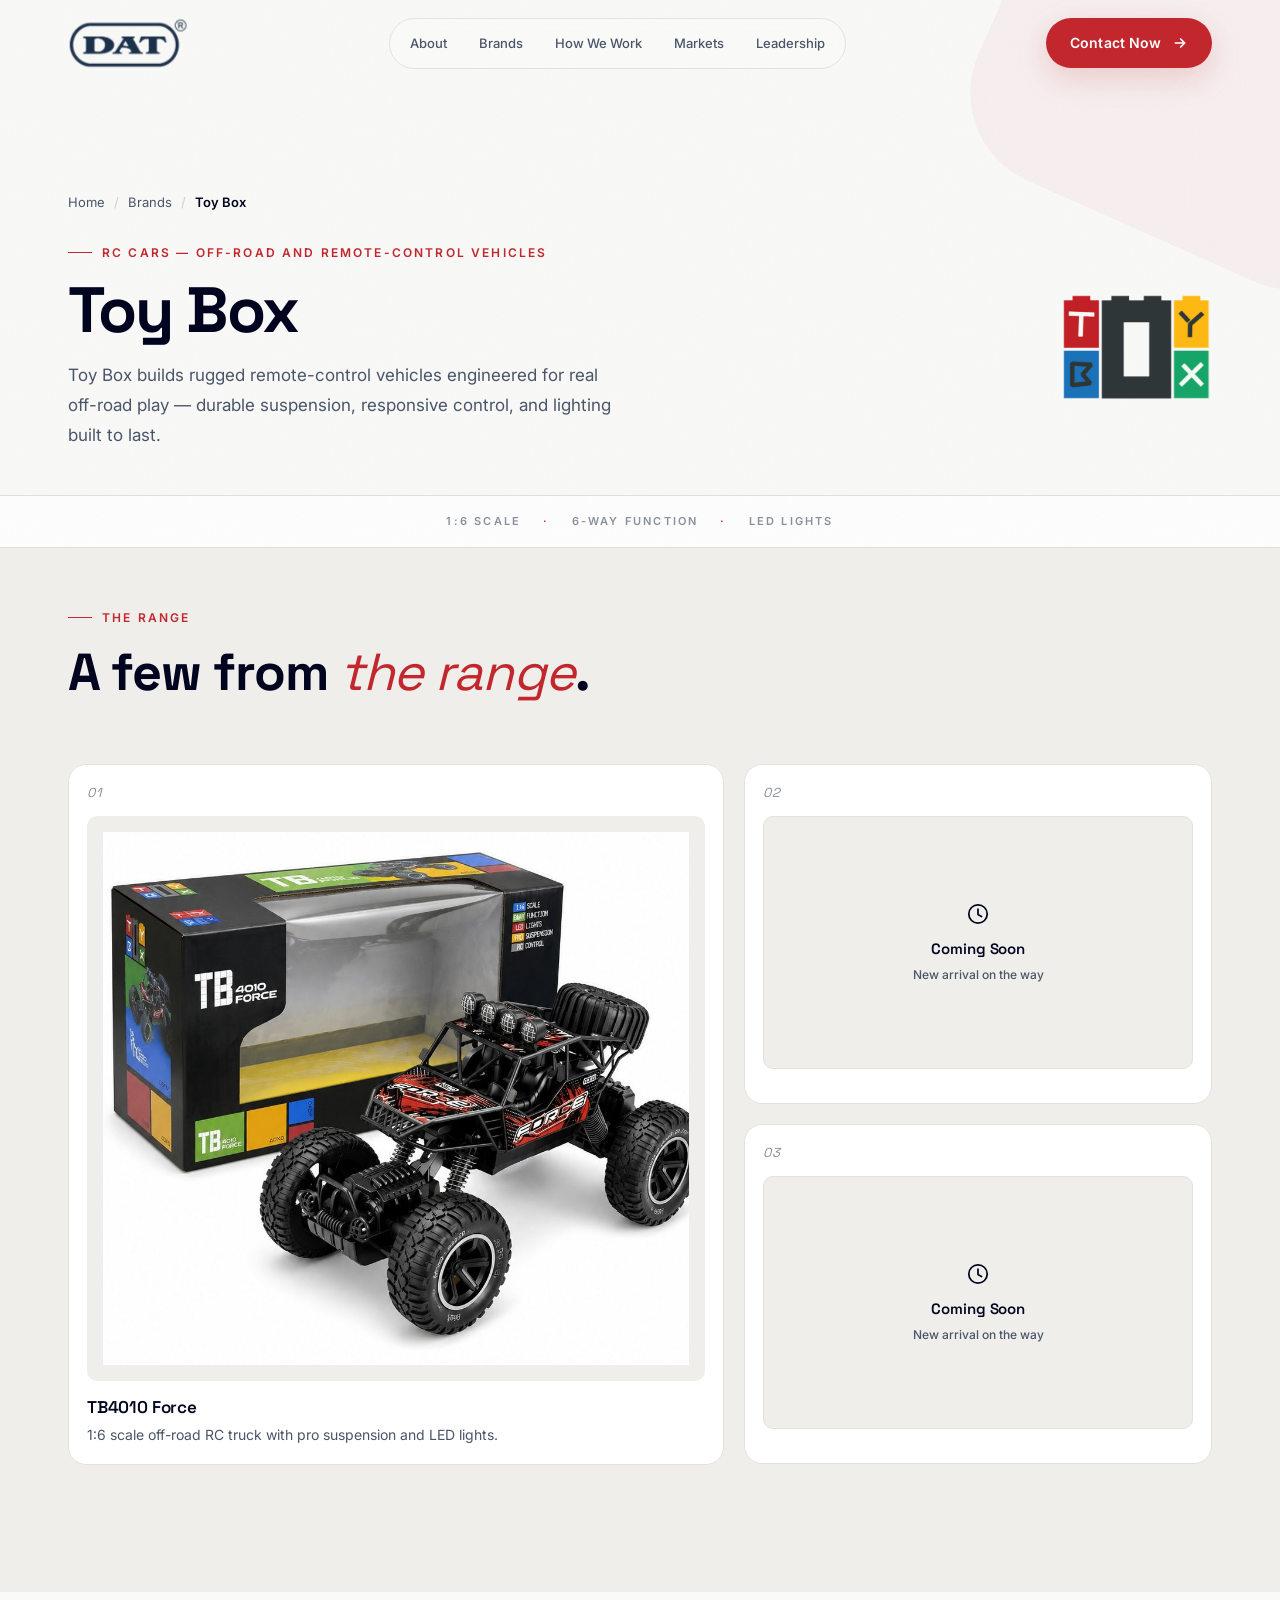
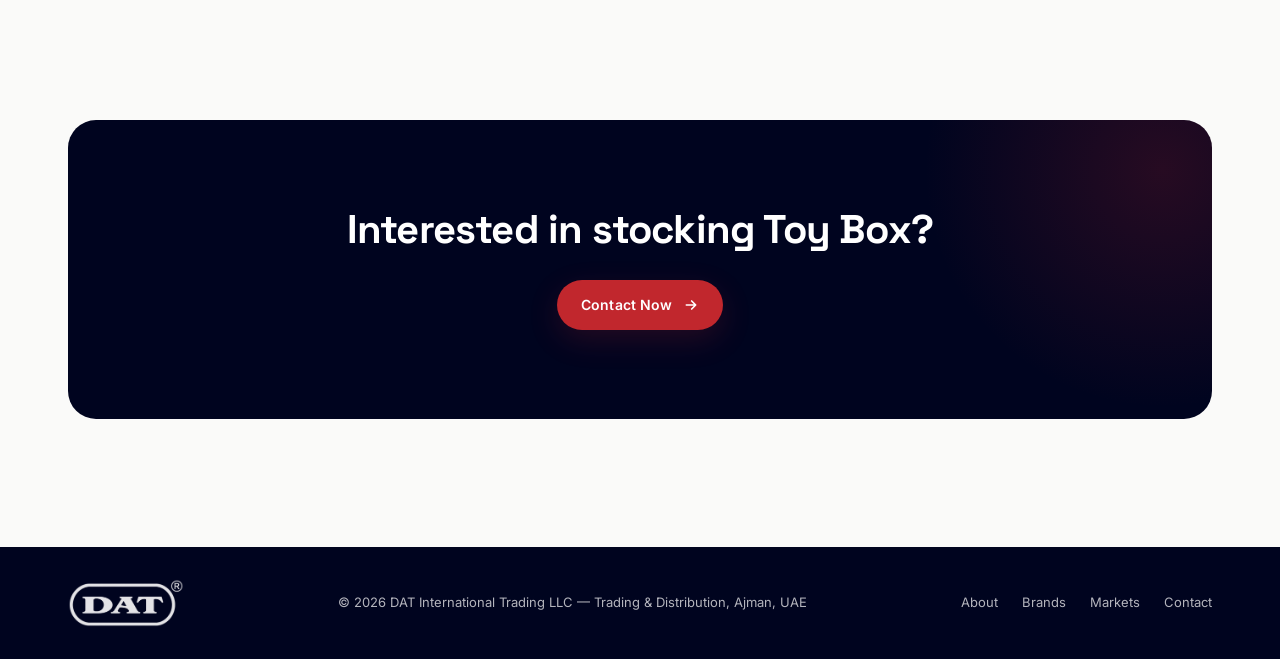
<file: toy-box.html>
<!DOCTYPE html>
<html lang="en">
<head>
<meta charset="UTF-8" />
<meta name="viewport" content="width=device-width, initial-scale=1.0" />
<title>Toy Box — RC Cars | DAT International</title>
<meta name="description" content="Toy Box builds rugged remote-control vehicles engineered for real off-road play — durable suspension, responsive control, and lighting built to last." />
<!-- Canonical/OG/Twitter URLs assume the production domain matches the
     confirmed contact email (datintlmea.com) — confirm before launch if the
     site ships elsewhere. -->
<link rel="canonical" href="https://www.datintlmea.com/toy-box.html" />
<meta property="og:type" content="website" />
<meta property="og:site_name" content="DAT International" />
<meta property="og:title" content="Toy Box — RC Cars | DAT International" />
<meta property="og:description" content="Rugged remote-control vehicles engineered for real off-road play." />
<meta property="og:image" content="https://www.datintlmea.com/assets/hero-banner-office.png" />
<meta property="og:url" content="https://www.datintlmea.com/toy-box.html" />
<meta name="twitter:card" content="summary_large_image" />
<meta name="twitter:title" content="Toy Box — RC Cars | DAT International" />
<meta name="twitter:description" content="Rugged remote-control vehicles engineered for real off-road play." />
<meta name="twitter:image" content="https://www.datintlmea.com/assets/hero-banner-office.png" />
<link rel="icon" href="assets/favicon.ico">
<link rel="apple-touch-icon" sizes="180x180" href="assets/apple-touch-icon.png">
<link rel="preconnect" href="https://fonts.googleapis.com">
<link rel="preconnect" href="https://fonts.gstatic.com" crossorigin>
<link href="https://fonts.googleapis.com/css2?family=Space+Grotesk:wght@400;500;600;700&family=Inter:wght@300;400;500;600;700&display=swap" rel="stylesheet">
<script type="application/ld+json">
{
  "@context": "https://schema.org",
  "@type": "Organization",
  "name": "DAT International",
  "legalName": "DAT International Trading LLC",
  "url": "https://www.datintlmea.com/",
  "logo": "https://www.datintlmea.com/assets/icon-square-transparent.png",
  "foundingDate": "2003",
  "address": {
    "@type": "PostalAddress",
    "streetAddress": "Rashidiya 1",
    "addressLocality": "Ajman",
    "addressCountry": "AE"
  },
  "email": "info@datintlmea.com",
  "telephone": "+971-4-258-4011",
  "sameAs": []
}
</script>
<link rel="stylesheet" href="styles.css" />
</head>
<body>

<!-- ===================== Nav ===================== -->
<!-- Duplicated verbatim from index.html (no fetch()-based include — this site
     is opened directly over file://, where fetch() of local files is blocked
     by CORS). Same-page anchors resolve to index.html#... from this page. -->
<header class="nav" id="nav">
  <div class="container nav-inner">
    <a href="index.html" class="logo" aria-label="DAT International — Home">
      <img src="assets/logo-navy-transparent.png" alt="DAT International" />
    </a>
    <nav class="nav-links" aria-label="Primary">
      <a href="index.html#about">About</a>
      <a href="index.html#brands">Brands</a>
      <a href="index.html#how-we-work">How We Work</a>
      <a href="index.html#markets">Markets</a>
      <a href="leadership.html">Leadership</a>
    </nav>
    <div class="nav-cta">
      <a href="index.html#contact" class="btn btn-primary">
        Contact Now
        <svg viewBox="0 0 24 24" fill="none" stroke="currentColor" stroke-width="2.5" stroke-linecap="round" stroke-linejoin="round"><path d="M5 12h14M13 6l6 6-6 6"/></svg>
      </a>
      <button class="nav-toggle" aria-label="Toggle menu">
        <svg viewBox="0 0 24 24" width="20" height="20" fill="none" stroke="currentColor" stroke-width="2" stroke-linecap="round"><path d="M3 7h18M3 12h18M3 17h18"/></svg>
      </button>
    </div>
  </div>
</header>

<main>

<!-- ===================== Brand intro ===================== -->
<section class="brand-hero subpage-first">
  <span class="brand-hero-deco" aria-hidden="true"></span>
  <div class="container">
    <nav class="breadcrumb reveal" aria-label="Breadcrumb">
      <a href="index.html">Home</a>
      <span class="sep" aria-hidden="true">/</span>
      <a href="index.html#brands">Brands</a>
      <span class="sep" aria-hidden="true">/</span>
      <span class="current" aria-current="page">Toy Box</span>
    </nav>

    <div class="brand-intro">
      <div class="brand-intro-text">
        <h1 class="brand-name reveal" data-delay="1">Toy Box</h1>
        <p class="brand-tagline reveal" data-delay="2">RC cars — off-road and remote-control vehicles</p>
        <p class="brand-desc reveal" data-delay="3">
          Toy Box builds rugged remote-control vehicles engineered for real off-road play — durable suspension, responsive control, and lighting built to last.
        </p>
      </div>
      <div class="brand-logo reveal" data-delay="2">
        <img src="assets/toyzx.png" alt="Toy Box logo" />
      </div>
    </div>
  </div>
</section>

<!-- ===================== Feature strip ===================== -->
<div class="brand-strip">
  <div class="container strip-inner">
    <span>1:6 Scale</span>
    <span class="strip-dot" aria-hidden="true">·</span>
    <span>6-Way Function</span>
    <span class="strip-dot" aria-hidden="true">·</span>
    <span>LED Lights</span>
  </div>
</div>

<!-- ===================== Range ===================== -->
<!-- Product names and descriptions are confirmed. Photography is now in for
     the one confirmed product (.range-media.has-photo, contain-fit against
     a --bg-alt backdrop); the other two slots stay on the dashed
     .range-media pending placeholder. -->
<section class="bg-alt brand-range">
  <div class="container">
    <div class="section-head">
      <div class="head-left">
        <div class="reveal"><span class="eyebrow">The Range</span></div>
        <h2 class="reveal" data-delay="1">A few from <em>the range</em>.</h2>
      </div>
    </div>

    <div class="range-grid" data-stagger>
      <article class="range-card r-lg stagger-item">
        <div class="range-media has-photo">
          <img src="assets/tb4010-force.jpg" alt="TB4010 Force" loading="lazy"/>
        </div>
        <h3 class="range-name">TB4010 Force</h3>
        <p class="range-desc">1:6 scale off-road RC truck with pro suspension and LED lights.</p>
      </article>
      <article class="range-card r-a stagger-item">
        <div class="range-media">
          <span class="rm-inner">
            <svg class="rm-icon" viewBox="0 0 24 24" fill="none" stroke="currentColor" stroke-width="1.6" stroke-linecap="round" stroke-linejoin="round" aria-hidden="true"><circle cx="12" cy="12" r="8.5"/><path d="M12 7.5v5l3.2 1.8"/></svg>
            <span class="rm-title">Coming Soon</span>
            <span class="rm-sub">New arrival on the way</span>
          </span>
        </div>
      </article>
      <article class="range-card r-b stagger-item">
        <div class="range-media">
          <span class="rm-inner">
            <svg class="rm-icon" viewBox="0 0 24 24" fill="none" stroke="currentColor" stroke-width="1.6" stroke-linecap="round" stroke-linejoin="round" aria-hidden="true"><circle cx="12" cy="12" r="8.5"/><path d="M12 7.5v5l3.2 1.8"/></svg>
            <span class="rm-title">Coming Soon</span>
            <span class="rm-sub">New arrival on the way</span>
          </span>
        </div>
      </article>
    </div>
  </div>
</section>

<!-- ===================== Closing CTA ===================== -->
<section class="brand-cta">
  <span class="brand-cta-deco" aria-hidden="true"></span>
  <div class="container">
    <h2 class="reveal">Interested in stocking Toy Box?</h2>
    <div class="reveal" data-delay="1">
      <a href="index.html#contact" class="btn btn-primary">
        Contact Now
        <svg viewBox="0 0 24 24" fill="none" stroke="currentColor" stroke-width="2.5" stroke-linecap="round" stroke-linejoin="round"><path d="M5 12h14M13 6l6 6-6 6"/></svg>
      </a>
    </div>
  </div>
</section>

</main>

<!-- ===================== Footer Bottom ===================== -->
<footer class="footer-bottom">
  <div class="container">
    <div class="footer-logo">
      <img src="assets/logo-white-transparent.png" alt="DAT International" />
    </div>
    <div>© 2026 DAT International Trading LLC — Trading &amp; Distribution, Ajman, UAE</div>
    <div class="links">
      <a href="index.html#about">About</a>
      <a href="index.html#brands">Brands</a>
      <a href="index.html#markets">Markets</a>
      <a href="index.html#contact">Contact</a>
    </div>
  </div>
</footer>

<script src="script.js"></script>
</body>
</html>
</file>
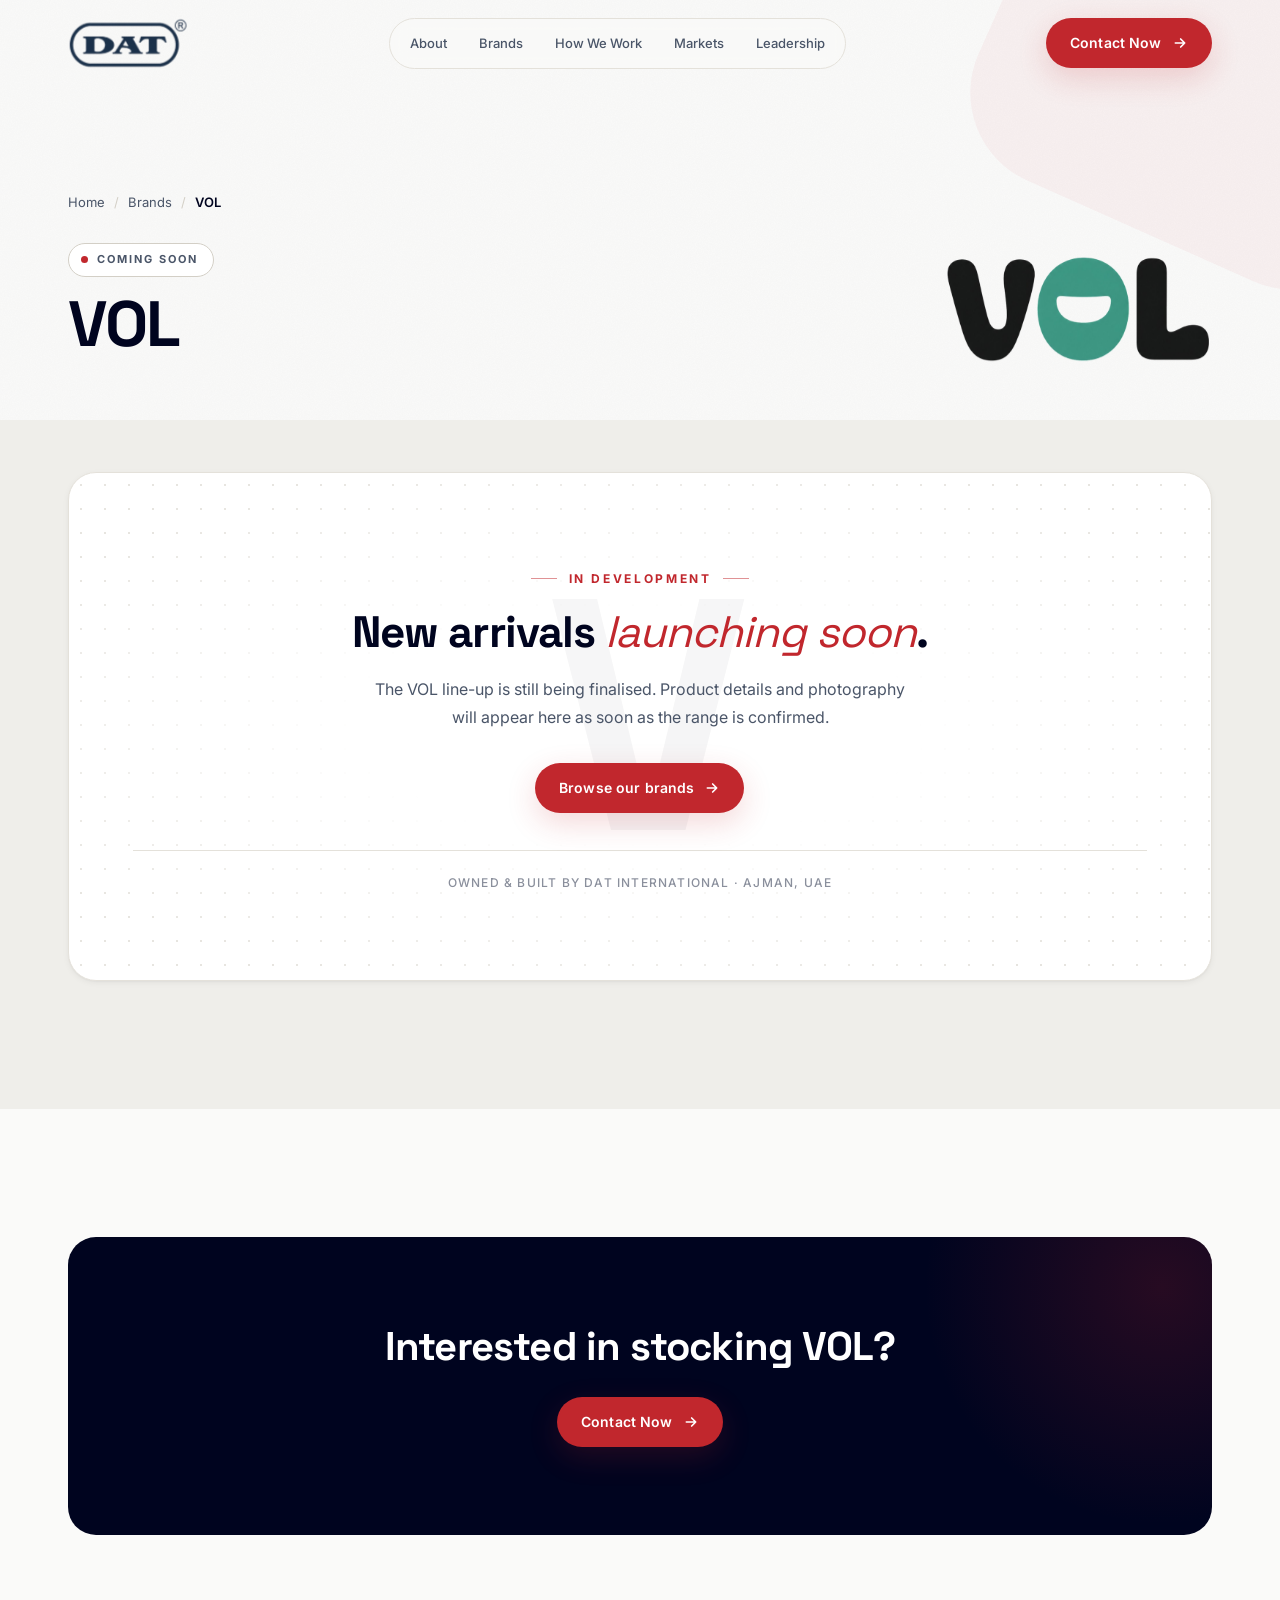
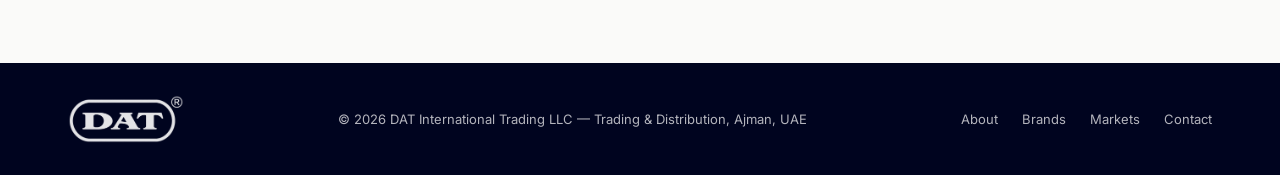
<file: vol.html>
<!DOCTYPE html>
<html lang="en">
<head>
<meta charset="UTF-8" />
<meta name="viewport" content="width=device-width, initial-scale=1.0" />
<title>VOL — Coming Soon | DAT International</title>
<meta name="description" content="VOL is a consumer brand owned and built by DAT International, Ajman, UAE. The range is being finalised — product details and photography are coming soon." />
<!-- Canonical/OG/Twitter URLs assume the production domain matches the
     confirmed contact email (datintlmea.com) — confirm before launch if the
     site ships elsewhere. -->
<link rel="canonical" href="https://www.datintlmea.com/vol.html" />
<meta property="og:type" content="website" />
<meta property="og:site_name" content="DAT International" />
<meta property="og:title" content="VOL — Coming Soon | DAT International" />
<meta property="og:description" content="A consumer brand owned and built by DAT International, Ajman, UAE. New arrivals launching soon." />
<meta property="og:image" content="https://www.datintlmea.com/assets/hero-banner-office.png" />
<meta property="og:url" content="https://www.datintlmea.com/vol.html" />
<meta name="twitter:card" content="summary_large_image" />
<meta name="twitter:title" content="VOL — Coming Soon | DAT International" />
<meta name="twitter:description" content="A consumer brand owned and built by DAT International, Ajman, UAE. New arrivals launching soon." />
<meta name="twitter:image" content="https://www.datintlmea.com/assets/hero-banner-office.png" />
<link rel="icon" href="assets/favicon.ico">
<link rel="apple-touch-icon" sizes="180x180" href="assets/apple-touch-icon.png">
<link rel="preconnect" href="https://fonts.googleapis.com">
<link rel="preconnect" href="https://fonts.gstatic.com" crossorigin>
<link href="https://fonts.googleapis.com/css2?family=Space+Grotesk:wght@400;500;600;700&family=Inter:wght@300;400;500;600;700&display=swap" rel="stylesheet">
<script type="application/ld+json">
{
  "@context": "https://schema.org",
  "@type": "Organization",
  "name": "DAT International",
  "legalName": "DAT International Trading LLC",
  "url": "https://www.datintlmea.com/",
  "logo": "https://www.datintlmea.com/assets/icon-square-transparent.png",
  "foundingDate": "2003",
  "address": {
    "@type": "PostalAddress",
    "streetAddress": "Rashidiya 1",
    "addressLocality": "Ajman",
    "addressCountry": "AE"
  },
  "email": "info@datintlmea.com",
  "telephone": "+971-4-258-4011",
  "sameAs": []
}
</script>
<link rel="stylesheet" href="styles.css" />
</head>
<body>

<!-- ===================== Nav ===================== -->
<!-- Duplicated verbatim from index.html (no fetch()-based include — this site
     is opened directly over file://, where fetch() of local files is blocked
     by CORS). Same-page anchors resolve to index.html#... from this page. -->
<header class="nav" id="nav">
  <div class="container nav-inner">
    <a href="index.html" class="logo" aria-label="DAT International — Home">
      <img src="assets/logo-navy-transparent.png" alt="DAT International" />
    </a>
    <nav class="nav-links" aria-label="Primary">
      <a href="index.html#about">About</a>
      <a href="index.html#brands">Brands</a>
      <a href="index.html#how-we-work">How We Work</a>
      <a href="index.html#markets">Markets</a>
      <a href="leadership.html">Leadership</a>
    </nav>
    <div class="nav-cta">
      <a href="index.html#contact" class="btn btn-primary">
        Contact Now
        <svg viewBox="0 0 24 24" fill="none" stroke="currentColor" stroke-width="2.5" stroke-linecap="round" stroke-linejoin="round"><path d="M5 12h14M13 6l6 6-6 6"/></svg>
      </a>
      <button class="nav-toggle" aria-label="Toggle menu">
        <svg viewBox="0 0 24 24" width="20" height="20" fill="none" stroke="currentColor" stroke-width="2" stroke-linecap="round"><path d="M3 7h18M3 12h18M3 17h18"/></svg>
      </button>
    </div>
  </div>
</header>

<main>

<!-- ===================== Brand intro ===================== -->
<section class="brand-hero subpage-first">
  <span class="brand-hero-deco" aria-hidden="true"></span>
  <div class="container">
    <nav class="breadcrumb reveal" aria-label="Breadcrumb">
      <a href="index.html">Home</a>
      <span class="sep" aria-hidden="true">/</span>
      <a href="index.html#brands">Brands</a>
      <span class="sep" aria-hidden="true">/</span>
      <span class="current" aria-current="page">VOL</span>
    </nav>

    <div class="brand-intro">
      <div class="brand-intro-text">
        <h1 class="brand-name reveal" data-delay="1">VOL</h1>
        <!-- Status pill stands in for the category eyebrow: the category is
             genuinely unknown, so nothing is asserted about it. -->
        <p class="brand-status reveal" data-delay="2">
          <span class="st-dot" aria-hidden="true"></span>
          Coming Soon
        </p>
      </div>
      <div class="brand-logo reveal" data-delay="2">
        <img src="assets/vol.png" alt="VOL logo" />
      </div>
    </div>
  </div>
</section>

<!-- ===================== Coming soon ===================== -->
<!-- This section REPLACES the standard .brand-range block on brands with no
     confirmed products or description, and is the shared template for the
     other pending pages (dfun.html, funqb.html). It deliberately carries no
     product cards at all — see the "Coming soon" block in styles.css for the
     three markup swaps needed to apply it elsewhere. The only per-page value
     here is the letter in .soon-monogram. -->
<section class="bg-alt brand-soon">
  <div class="container">
    <div class="soon-panel reveal">
      <span class="soon-monogram" aria-hidden="true">V</span>
      <div class="soon-inner">
        <p class="soon-eyebrow">In Development</p>
        <h2 class="soon-title">New arrivals <em>launching soon</em>.</h2>
        <p class="soon-note">
          The VOL line-up is still being finalised. Product details and photography will appear here as soon as the range is confirmed.
        </p>
        <div class="soon-actions">
          <a href="index.html#brands" class="btn btn-primary">
            Browse our brands
            <svg viewBox="0 0 24 24" fill="none" stroke="currentColor" stroke-width="2.5" stroke-linecap="round" stroke-linejoin="round"><path d="M5 12h14M13 6l6 6-6 6"/></svg>
          </a>
        </div>
        <p class="soon-meta">Owned &amp; built by DAT International · Ajman, UAE</p>
      </div>
    </div>
  </div>
</section>

<!-- ===================== Closing CTA ===================== -->
<section class="brand-cta">
  <span class="brand-cta-deco" aria-hidden="true"></span>
  <div class="container">
    <h2 class="reveal">Interested in stocking VOL?</h2>
    <div class="reveal" data-delay="1">
      <a href="index.html#contact" class="btn btn-primary">
        Contact Now
        <svg viewBox="0 0 24 24" fill="none" stroke="currentColor" stroke-width="2.5" stroke-linecap="round" stroke-linejoin="round"><path d="M5 12h14M13 6l6 6-6 6"/></svg>
      </a>
    </div>
  </div>
</section>

</main>

<!-- ===================== Footer Bottom ===================== -->
<footer class="footer-bottom">
  <div class="container">
    <div class="footer-logo">
      <img src="assets/logo-white-transparent.png" alt="DAT International" />
    </div>
    <div>© 2026 DAT International Trading LLC — Trading &amp; Distribution, Ajman, UAE</div>
    <div class="links">
      <a href="index.html#about">About</a>
      <a href="index.html#brands">Brands</a>
      <a href="index.html#markets">Markets</a>
      <a href="index.html#contact">Contact</a>
    </div>
  </div>
</footer>

<script src="script.js"></script>
</body>
</html>
</file>
<file: styles.css>
/* ===================== Tokens ===================== */
:root{
  /* Palette — warm off-white base, true-red accent, slate secondary */
  --bg:#FAFAF9;
  --bg-alt:#EFEEEA;        /* alternating section background */
  --bg-2:#EFEEEA;          /* legacy alias → alt background */
  --surface:#FFFFFF;
  --surface-warm:#EFEEEA;  /* subtle hover fill */
  --ink:#00041F;           /* sampled exactly from the logo file */
  --ink-2:#4A5568;         /* softer body ink → slate */
  --secondary:#4A5568;     /* cool slate grey */
  --muted:#8A8F9C;
  --line:#E4E1DA;
  --line-strong:#D3CFC6;

  --accent:#C1272D;        /* true red — primary (small/sparing use only) */
  --accent-deep:#9E1F24;
  --accent-soft:#F3D6D7;
  --accent-2:#4A5568;      /* slate */
  --accent-2-soft:#DFE2E7;
  --accent-3:#C1272D;      /* highlight = accent red */
  --accent-3-soft:#F3D6D7;

  --shadow-sm:0 1px 2px rgba(0,4,31,0.04), 0 2px 6px rgba(0,4,31,0.05);
  --shadow-md:0 4px 10px rgba(0,4,31,0.05), 0 14px 28px rgba(0,4,31,0.07);
  --shadow-lg:0 10px 20px rgba(0,4,31,0.06), 0 28px 56px rgba(0,4,31,0.10);
  --shadow-accent:0 10px 30px rgba(193,39,45,0.18);

  /* Easings */
  --ease-smooth:cubic-bezier(.22,1,.36,1);
  --ease-emphasis:cubic-bezier(.16,1,.3,1);
  --ease-out:cubic-bezier(.25,.46,.45,.94);
  --ease-snap:cubic-bezier(.34,1.56,.64,1);
  --ease-panel:cubic-bezier(.4,0,.2,1);  /* Leadership slide-apart — even accel/decel */

  /* Layout */
  --maxw:1240px;
  --gutter:clamp(20px,5vw,48px);
  --radius-sm:10px;
  --radius-md:18px;
  --radius-lg:28px;
  --radius-xl:36px;
}

/* ===================== Reset ===================== */
*,*::before,*::after{box-sizing:border-box;margin:0;padding:0}
html{scroll-behavior:smooth;-webkit-text-size-adjust:100%}
body{
  font-family:'Inter',sans-serif;
  font-size:16px;
  line-height:1.6;
  color:var(--ink);
  background:var(--bg);
  -webkit-font-smoothing:antialiased;
  -moz-osx-font-smoothing:grayscale;
  overflow-x:hidden;
}
img{display:block;max-width:100%;height:auto}
a{color:inherit;text-decoration:none}
button{font:inherit;cursor:pointer;border:none;background:none;color:inherit}
ul{list-style:none}
::selection{background:var(--accent);color:#fff}

/* Grain overlay — subtle neutral texture */
body::before{
  content:'';
  position:fixed;inset:0;
  pointer-events:none;
  z-index:1;
  opacity:0.16;
  mix-blend-mode:multiply;
  background-image:url("data:image/svg+xml;utf8,<svg xmlns='http://www.w3.org/2000/svg' width='200' height='200'><filter id='n'><feTurbulence type='fractalNoise' baseFrequency='0.85' numOctaves='2' stitchTiles='stitch'/><feColorMatrix values='0 0 0 0 0.12 0 0 0 0 0.13 0 0 0 0 0.16 0 0 0 0.5 0'/></filter><rect width='100%' height='100%' filter='url(%23n)' opacity='0.4'/></svg>");
}

/* ===================== Typography ===================== */
.display{
  font-family:'Space Grotesk',sans-serif;
  font-weight:700;
  letter-spacing:-0.02em;
  line-height:1.05;
}
.eyebrow{
  font-family:'Inter',sans-serif;
  font-size:12px;
  font-weight:600;
  letter-spacing:0.18em;
  text-transform:uppercase;
  color:var(--accent);
}
.section-num{
  font-family:'Space Grotesk',sans-serif;
  font-style:italic;
  font-weight:400;
  color:var(--muted);
  font-size:14px;
}

/* ===================== Layout ===================== */
.container{
  max-width:var(--maxw);
  margin-inline:auto;
  padding-inline:var(--gutter);
  position:relative;
  z-index:2;
}
section{
  padding-block:clamp(72px,10vw,128px);
  position:relative;
  z-index:2;
}
/* Alternating section rhythm — off-white break from pure white */
section.bg-alt{background:var(--bg-alt)}
/* Subpages (leadership.html) have no hero to reserve space under the fixed
   nav, so their first section takes extra top padding to clear it. */
section.subpage-first{padding-top:clamp(140px,15vw,196px)}
.section-head{
  display:flex;
  align-items:flex-end;
  justify-content:space-between;
  gap:32px;
  margin-bottom:clamp(40px,5vw,64px);
  flex-wrap:wrap;
}
.section-head .head-left{max-width:640px}
.section-head .eyebrow{display:inline-flex;align-items:center;gap:10px;margin-bottom:18px}
.section-head .eyebrow::before{
  content:'';width:24px;height:1px;background:var(--accent);
}
.section-head h2{
  font-family:'Space Grotesk',sans-serif;
  font-weight:700;
  font-size:clamp(32px,4.4vw,52px);
  line-height:1.05;
  letter-spacing:-0.02em;
  color:var(--ink);
}
.section-head h2 em{
  font-style:italic;
  color:var(--accent);
  font-weight:400;
}
.section-head .head-right{
  max-width:380px;
  color:var(--ink-2);
  font-size:15px;
  line-height:1.7;
}

/* ===================== Buttons ===================== */
.btn{
  display:inline-flex;
  align-items:center;
  gap:10px;
  padding:14px 24px;
  border-radius:999px;
  font-weight:600;
  font-size:14px;
  letter-spacing:0.01em;
  transition:transform 0.3s var(--ease-smooth), box-shadow 0.3s var(--ease-smooth), background 0.3s var(--ease-smooth), color 0.3s var(--ease-smooth);
  will-change:transform;
}
.btn svg{width:16px;height:16px;transition:transform 0.3s var(--ease-smooth)}
.btn-primary{
  background:var(--accent);
  color:#fff;
  box-shadow:var(--shadow-accent);
}
.btn-primary:hover{transform:translateY(-2px);box-shadow:0 14px 36px rgba(193,39,45,0.28)}
.btn-primary:hover svg{transform:translateX(3px)}
.btn-ghost{
  background:transparent;
  color:var(--ink);
  border:1px solid var(--line-strong);
}
.btn-ghost:hover{background:var(--ink);color:#fff;border-color:var(--ink)}
.btn-ghost:hover svg{transform:translateX(3px)}
.btn-dark{background:var(--accent-2);color:#fff}
.btn-dark:hover{transform:translateY(-2px);box-shadow:0 14px 36px rgba(74,85,104,0.28)}

/* ===================== Nav ===================== */
header.nav{
  position:fixed;top:0;left:0;right:0;z-index:100;
  padding:18px 0;
  transition:background 0.4s var(--ease-smooth), box-shadow 0.4s var(--ease-smooth), padding 0.4s var(--ease-smooth);
}
header.nav.scrolled{
  background:rgba(250,250,249,0.85);
  backdrop-filter:blur(14px) saturate(1.2);
  -webkit-backdrop-filter:blur(14px) saturate(1.2);
  box-shadow:0 1px 0 var(--line);
  padding:12px 0;
}
.nav-inner{
  display:flex;align-items:center;justify-content:space-between;gap:24px;
}
.logo{
  display:flex;align-items:center;gap:12px;
  font-family:'Space Grotesk',sans-serif;
  font-weight:600;
  font-size:20px;
  letter-spacing:-0.01em;
}
.logo img{height:50px;width:auto;display:block}

.nav-links{
  display:flex;align-items:center;gap:4px;
  background:rgba(250,250,249,0.6);
  border:1px solid var(--line);
  border-radius:999px;
  padding:6px;
  backdrop-filter:blur(8px);
}
.nav-links a{
  padding:8px 14px;
  border-radius:999px;
  font-size:13px;
  font-weight:500;
  color:var(--ink-2);
  transition:background 0.25s var(--ease-smooth), color 0.25s var(--ease-smooth);
}
.nav-links a:hover{background:var(--ink);color:#fff}
.nav-cta{display:flex;align-items:center;gap:12px}
.nav-toggle{
  display:none;
  width:44px;height:44px;
  border-radius:12px;
  border:1px solid var(--line-strong);
  background:rgba(250,250,249,0.7);
  place-items:center;
  transition:background 0.25s var(--ease-smooth), border-color 0.25s var(--ease-smooth), color 0.25s var(--ease-smooth);
}
.nav-toggle:focus-visible{outline:2px solid var(--accent);outline-offset:3px}
/* The menu's Contact button. script.js clones the nav's .btn into
   .nav-links, so the collapsed menu still has a route to Contact without
   touching the nav markup in all fourteen pages. Desktop shows the original
   button instead, so the clone stays hidden there. */
.nav-links .nav-menu-cta{display:none}
@media (max-width:980px){
  .nav-links{display:none}
  .nav-toggle{display:grid}
  .nav-cta .btn{display:none}
  /* Open (header.nav.menu-open, toggled in script.js): a panel dropping from
     the bar with thumb-sized rows. The bar turns solid so the panel has
     something to hang from even over the transparent index hero. */
  header.nav.menu-open{
    background:rgba(250,250,249,0.96);
    -webkit-backdrop-filter:blur(14px);
    backdrop-filter:blur(14px);
    box-shadow:0 1px 0 var(--line);
  }
  header.nav.menu-open .nav-links{
    display:flex;
    flex-direction:column;
    align-items:stretch;
    gap:2px;
    position:absolute;
    top:calc(100% + 10px);
    left:var(--gutter);right:var(--gutter);
    max-height:calc(100dvh - 110px);
    overflow-y:auto;
    padding:10px;
    background:var(--surface);
    border:1px solid var(--line);
    border-radius:var(--radius-md);
    box-shadow:var(--shadow-lg);
    animation:menu-in 0.28s var(--ease-smooth);
  }
  header.nav.menu-open .nav-links a{
    padding:14px 16px;
    border-radius:12px;
    font-size:16px;
    color:var(--ink);
  }
  header.nav.menu-open .nav-links a:hover{background:var(--bg-alt);color:var(--ink)}
  header.nav.menu-open .nav-links a.nav-menu-cta{
    display:flex;
    justify-content:center;
    margin-top:8px;
    padding:15px 24px;
    border-radius:999px;
    font-size:15px;
    background:var(--accent);
    color:#fff;
  }
  header.nav.menu-open .nav-toggle{background:var(--ink);border-color:var(--ink);color:#fff}
}
@keyframes menu-in{from{opacity:0;transform:translateY(-8px)}}

/* ===================== Hero ===================== */
.hero{
  min-height:100vh;
  min-height:100svh;   /* phones: the visible screen, not the toolbar-hidden max */
  padding-top:140px;
  padding-bottom:60px;
  display:flex;align-items:center;
  position:relative;
  overflow:hidden;
}
.hero-photo{
  position:absolute;inset:0;
  z-index:0;
  overflow:hidden;
  pointer-events:none;
}
.hero-photo img{
  width:100%;height:100%;
  object-fit:cover;
  object-position:center top;
  display:block;
}
.hero-photo::after{
  content:'';
  position:absolute;inset:0;
  /* Diagonal fade: guards the top-left text zone, reveals the building
     arches/glass on the right and bottom of the frame. */
  background:linear-gradient(135deg,
    rgba(250,250,249,0.97) 0%,
    rgba(250,250,249,0.85) 35%,
    rgba(250,250,249,0.35) 60%,
    rgba(250,250,249,0.05) 85%);
}
@media (max-width:680px){
  /* Mobile text spans the full width, so lean the diagonal more vertical
     to keep the taller stack readable while still opening up the bottom. */
  .hero-photo::after{
    background:linear-gradient(160deg,
      rgba(250,250,249,0.98) 0%,
      rgba(250,250,249,0.9) 42%,
      rgba(250,250,249,0.6) 70%,
      rgba(250,250,249,0.15) 100%);
  }
}
.hero-bg{
  position:absolute;inset:0;
  pointer-events:none;
  z-index:1;
}
/* Line-art category icons scattered in the negative space */
.hero-icon{
  position:absolute;
  color:var(--secondary);
  opacity:0;
  transform:translateY(30px);
  transition:opacity 1.1s var(--ease-emphasis), transform 1.1s var(--ease-emphasis);
  transition-delay:calc(var(--i,0) * 90ms);
}
.hero-icon svg{display:block;width:100%;height:100%;stroke-width:1.5}
.hero.loaded .hero-icon{opacity:0.08;transform:translateY(0)}
.i-kitchen{width:118px;height:118px;top:15%;right:9%;transform:translateY(30px) rotate(-8deg)}
.hero.loaded .i-kitchen{transform:translateY(0) rotate(-8deg)}
.i-home{width:82px;height:82px;top:12%;right:29%}
.i-car{width:134px;height:134px;bottom:24%;right:11%;transform:translateY(30px) rotate(6deg)}
.hero.loaded .i-car{transform:translateY(0) rotate(6deg)}
.i-electronics{width:92px;height:92px;bottom:15%;right:30%}
.i-office{width:72px;height:72px;top:27%;left:5%;transform:translateY(30px) rotate(-6deg)}
.hero.loaded .i-office{transform:translateY(0) rotate(-6deg)}
.i-toys{width:64px;height:64px;bottom:22%;left:7%;transform:translateY(30px) rotate(-12deg)}
.hero.loaded .i-toys{transform:translateY(0) rotate(-12deg)}
@media (max-width:680px){
  .i-home,.i-electronics,.i-office,.i-toys{display:none}
}

.hero-content{
  position:relative;
  z-index:3;
  max-width:880px;
}
.hero-badge{
  display:inline-flex;
  align-items:center;gap:10px;
  padding:8px 16px 8px 8px;
  background:var(--surface);
  border:1px solid var(--line);
  border-radius:999px;
  font-size:12px;
  font-weight:600;
  letter-spacing:0.08em;
  text-transform:uppercase;
  color:var(--ink-2);
  box-shadow:var(--shadow-sm);
  opacity:0;transform:translateY(20px);
  transition:opacity 0.8s var(--ease-smooth), transform 0.8s var(--ease-smooth);
  transition-delay:calc(var(--i,0) * 90ms);
  margin-bottom:32px;
}
.hero.loaded .hero-badge{opacity:1;transform:translateY(0)}
.hero-badge .dot{
  width:24px;height:24px;border-radius:50%;
  background:var(--accent-2);
  display:grid;place-items:center;
  color:#fff;font-size:11px;
}

.hero-title{
  font-family:'Space Grotesk',sans-serif;
  font-weight:700;
  font-size:clamp(56px,10vw,128px);
  line-height:0.92;
  letter-spacing:-0.04em;
  color:var(--ink);
  margin-bottom:28px;
}
.hero-title .line{display:block;overflow:hidden}
.hero-title .word{
  display:inline-block;
  transform:translateY(110%);
  transition:transform 1.1s var(--ease-emphasis);
  transition-delay:calc(var(--i,0) * 90ms);
}
.hero.loaded .hero-title .word{transform:translateY(0)}
.hero-title .accent{
  font-style:italic;
  color:var(--accent);
  font-weight:400;
}

.hero-tagline{
  font-size:clamp(18px,2vw,22px);
  color:var(--ink-2);
  font-weight:500;
  margin-bottom:20px;
  opacity:0;transform:translateY(20px);
  transition:opacity 0.8s var(--ease-smooth), transform 0.8s var(--ease-smooth);
  transition-delay:calc(var(--i,0) * 90ms);
  display:flex;align-items:center;gap:14px;
}
.hero.loaded .hero-tagline{opacity:1;transform:translateY(0)}
.hero-tagline::before{
  content:'';width:40px;height:2px;background:var(--accent);
}

.hero-desc{
  font-size:17px;
  line-height:1.65;
  color:var(--ink-2);
  max-width:580px;
  margin-bottom:40px;
  opacity:0;transform:translateY(20px);
  transition:opacity 0.8s var(--ease-smooth), transform 0.8s var(--ease-smooth);
  transition-delay:calc(var(--i,0) * 90ms);
}
.hero.loaded .hero-desc{opacity:1;transform:translateY(0)}

.hero-cta{
  display:flex;gap:14px;flex-wrap:wrap;
  margin-bottom:64px;
  opacity:0;transform:translateY(20px);
  transition:opacity 0.8s var(--ease-smooth), transform 0.8s var(--ease-smooth);
  transition-delay:calc(var(--i,0) * 90ms);
}
.hero.loaded .hero-cta{opacity:1;transform:translateY(0)}

.hero-stats{
  display:grid;
  grid-template-columns:repeat(3,1fr);
  gap:1px;
  background:var(--line);
  border:1px solid var(--line);
  border-radius:var(--radius-md);
  overflow:hidden;
  max-width:880px;
  opacity:0;transform:translateY(20px);
  transition:opacity 0.8s var(--ease-smooth), transform 0.8s var(--ease-smooth);
  transition-delay:calc(var(--i,0) * 90ms);
}
.hero.loaded .hero-stats{opacity:1;transform:translateY(0)}
.hero-stat{
  background:var(--surface);
  padding:24px 22px;
  transition:background 0.3s var(--ease-smooth);
}
.hero-stat:hover{background:var(--surface-warm)}
.hero-stat .num{
  font-family:'Space Grotesk',sans-serif;
  font-weight:500;
  font-size:clamp(28px,3.2vw,40px);
  line-height:1;
  color:var(--ink);
  letter-spacing:-0.02em;
  display:flex;align-items:baseline;gap:2px;
}
.hero-stat .num .suffix{color:var(--accent);font-size:0.7em}
.hero-stat .label{
  font-size:12px;
  color:var(--muted);
  margin-top:8px;
  letter-spacing:0.04em;
}
@media (max-width:680px){
  .hero-stats{grid-template-columns:repeat(2,1fr)}
  /* Three stats on two columns: the last takes the full row instead of
     leaving an empty grey cell beside it. */
  .hero-stat:nth-child(3){grid-column:1 / -1}
}
@media (max-width:520px){
  .hero-cta{flex-direction:column;align-items:stretch;margin-bottom:48px}
  .hero-cta .btn{justify-content:center}
}
/* At the 56px clamp floor "International" needs ~320px — narrower phones
   would clip it inside .line's overflow:hidden, so scale with the screen. */
@media (max-width:400px){
  .hero-title{font-size:clamp(40px,14.5vw,56px)}
}

/* Decorative catalog strip */
.hero-strip{
  position:absolute;
  bottom:0;left:0;right:0;
  border-top:1px solid var(--line);
  background:rgba(250,250,249,0.6);
  backdrop-filter:blur(6px);
  padding:14px 0;
  overflow:hidden;
  z-index:2;
  font-size:12px;
  color:var(--muted);
  letter-spacing:0.16em;
  text-transform:uppercase;
  font-weight:500;
}
.hero-strip-track{
  display:flex;gap:48px;
  white-space:nowrap;
  animation:scroll 40s linear infinite;
}
.hero-strip-track span{display:inline-flex;align-items:center;gap:14px}
.hero-strip-track span::before{
  content:'';width:6px;height:6px;border-radius:50%;background:var(--accent);
}
@keyframes scroll{
  to{transform:translateX(-50%)}
}

/* ===================== Trusted By (logo marquee) ===================== */
.trusted{
  padding-block:clamp(48px,6vw,72px);
  background:var(--bg);
  border-block:1px solid var(--line);
  overflow:hidden;
}
.trusted-head{text-align:center;margin-bottom:36px}
.trusted-head .eyebrow{display:inline-flex;align-items:center;gap:10px}
.trusted-head .eyebrow::before,
.trusted-head .eyebrow::after{
  content:'';width:24px;height:1px;background:var(--accent);
}
.marquee{
  /* Full-bleed breakout — same edge-to-edge intent as .hero-strip, but
     via width/margin since this section (unlike .hero) has no
     position:relative ancestor to anchor an absolute strip to. */
  width:100vw;
  margin-left:calc(50% - 50vw);
  margin-right:calc(50% - 50vw);
  overflow:hidden;
  -webkit-mask-image:linear-gradient(90deg,transparent,#000 10%,#000 90%,transparent);
  mask-image:linear-gradient(90deg,transparent,#000 10%,#000 90%,transparent);
}
.marquee-track{
  display:inline-flex;
  flex-wrap:nowrap;
  align-items:center;
  width:max-content;
  animation:marquee-scroll 30s linear infinite;
  will-change:transform;
}
.marquee:hover .marquee-track{animation-play-state:paused}
@keyframes marquee-scroll{
  from{transform:translateX(0)}
  to{transform:translateX(-25%)}
}
.logo-item{
  flex:none;
  display:flex;
  align-items:center;
  margin-right:56px;
}
.logo-item img{
  width:auto;
  display:block;
  filter:grayscale(0);
  opacity:1;
  transition:opacity 0.35s var(--ease-snap), filter 0.35s var(--ease-snap);
}
.logo-item:hover img{
  filter:grayscale(1);
  opacity:0.6;
}
/* Individual heights balance each logo's visual weight — narrow marks
   (Al Madina, Mark & Save) are boosted; the wide Lulu mark is reined in. */
.logo-ajman-coop{height:70px}
.logo-lulu-retail{height:62px}
.logo-al-madina{height:78px}
.logo-safari-mall{height:70px}
.logo-mark-and-save{height:78px}
.logo-nesto{height:70px}

/* ===================== About ===================== */
.about{
  background:var(--surface);
  border-block:1px solid var(--line);
}
.about-grid{
  display:grid;
  grid-template-columns:1.1fr 1fr;
  gap:clamp(40px,6vw,80px);
  /* Stretch (not start) so the collage column's height is structurally tied
     to the text column's full height — including all pillar cards — rather
     than being sized independently. If a 4th pillar is added, the text
     column grows and the collage grows with it, no manual resize needed. */
  align-items:stretch;
}
@media (max-width:900px){.about-grid{grid-template-columns:1fr}}
.about-text h2{
  font-family:'Space Grotesk',sans-serif;
  font-weight:500;
  font-size:clamp(32px,4.4vw,52px);
  line-height:1.05;
  letter-spacing:-0.02em;
  margin-bottom:24px;
}
.about-text h2 em{font-style:italic;color:var(--accent);font-weight:400}
.about-text .lede{
  font-size:19px;
  line-height:1.55;
  color:var(--ink-2);
  margin-bottom:20px;
  font-weight:500;
}
.about-text p{
  color:var(--ink-2);
  margin-bottom:18px;
  line-height:1.7;
}
.about-pillars{
  display:grid;
  gap:14px;
  margin-top:36px;
}
.pillar{
  display:flex;gap:16px;
  padding:18px;
  border:1px solid var(--line);
  border-radius:var(--radius-md);
  background:var(--surface);
  transition:transform 0.3s var(--ease-smooth), border-color 0.3s var(--ease-smooth), box-shadow 0.3s var(--ease-smooth);
}
.pillar:hover{transform:translateY(-4px);border-color:var(--accent);box-shadow:var(--shadow-md)}
.pillar-icon{
  width:42px;height:42px;flex-shrink:0;
  background:var(--accent-soft);
  color:var(--accent);
  border-radius:12px;
  display:grid;place-items:center;
}
.pillar h4{
  font-family:'Space Grotesk',sans-serif;
  font-weight:600;
  font-size:17px;
  margin-bottom:4px;
}
.pillar p{font-size:14px;color:var(--ink-2);margin:0;line-height:1.5}

/* Landscape photo collage — one full-width 16:9 tile on top (office
   exterior), a row of three equal 4:3 tiles below. Landscape ratios
   throughout so real landscape photography (the office exterior shot in
   particular) crops naturally instead of being forced into a tall,
   sliced-looking portrait box. Sits on a bg-alt section, so tiles take a
   border rather than a shadow, per the section-rhythm convention. */
.about-collage{
  position:sticky;
  top:100px;
  display:flex;
  flex-direction:column;
  gap:18px;
  /* Grid stretch (above) gives this column a definite height equal to the
     text column's — this is what lets the flex-grow below actually have
     leftover space to distribute, instead of collapsing to content size. */
}
@media (max-width:900px){
  /* width:100% matters: centred with auto margins, the grid item stops
     stretching and shrink-wraps its content — lazy images not yet loaded
     collapsed it to ~17px, then it ballooned to 500px as they arrived. */
  .about-collage{position:relative;top:auto;width:100%;max-width:500px;margin-inline:auto}
}
.collage-tile{
  position:relative;
  margin:0;
  overflow:hidden;
  border-radius:var(--radius-md);
  border:1px solid var(--line);
  background:var(--bg-2);
}
/* aspect-ratio supplies the flex-basis (via the item's width, which is
   fixed by the column), so it acts as a MINIMUM height — flex-grow can
   only add height beyond it, flex-shrink:0 means it never goes below.
   Hero gets 2x the row's grow weight, preserving roughly the same
   hero:row visual weighting the original fixed 16:9-top/4:3-row
   proportions had (~2.3:1), instead of splitting new space evenly. */
.collage-hero{
  width:100%;
  aspect-ratio:16/9;
  border-radius:var(--radius-lg);
  flex:2 0 auto;
}
.collage-row{
  display:flex;
  gap:12px;
  flex:1 0 auto;
}
.collage-row .collage-tile{
  flex:1 1 0;
  aspect-ratio:4/3;
}
@media (max-width:560px){
  /* Three 4:3 tiles side by side get too narrow to read on phones, so the
     row becomes a small mosaic instead: one wide tile, two halves beneath.
     A grid, not a flex column, on purpose — in a column flexbox the tiles'
     aspect-ratio reserved no height before their images loaded, so the
     About section grew ~1000px mid-scroll and every in-page link below it
     (menu → Markets, Contact…) landed in the wrong place. */
  .collage-row{display:grid;grid-template-columns:1fr 1fr;gap:12px}
  .collage-row .collage-tile:first-child{grid-column:1 / -1;aspect-ratio:2/1}
}
.collage-tile img{
  width:100%;height:100%;object-fit:cover;object-position:center;
  transition:transform 0.6s var(--ease-smooth);
}
/* The office-exterior shot is a tall portrait source cropped into a wide
   16:9 tile — anchor on the peak/roofline rather than the geometric center,
   same convention as .hero-photo img's object-position. */
.collage-hero img{object-position:center top}
.collage-tile:hover img{transform:scale(1.03)}

/* "Sample" badge — flags these four photos as temporary stand-ins for
   management review, not final photography. Pure CSS overlay so it's a
   one-line delete (just the <span>) once real photos are approved. */
.sample-badge{
  position:absolute;
  top:10px;right:10px;
  z-index:1;
  padding:4px 11px;
  background:rgba(0,4,31,0.55);
  backdrop-filter:blur(2px);
  -webkit-backdrop-filter:blur(2px);
  border-radius:999px;
  color:#fff;
  font-family:'Inter',sans-serif;
  font-size:10px;
  font-weight:600;
  letter-spacing:0.12em;
  text-transform:uppercase;
  pointer-events:none;
}
.collage-hero .sample-badge{top:14px;right:14px;padding:5px 13px;font-size:11px}

/* ===================== Brands ===================== */
#brands{padding-block:clamp(86px,12vw,154px)}
.brand-grid{
  display:grid;
  /* 6 columns at desktop so 12 cards resolve to 2 even rows (5 columns
     left a sparse trailing row of 2). The narrower breakpoints already
     divide 12 evenly (4→3 rows, 3→4 rows, 2→6 rows), so only this one
     needed to change. */
  grid-template-columns:repeat(6,1fr);
  gap:20px;
}
@media (max-width:900px){.brand-grid{grid-template-columns:repeat(4,1fr)}}
/* 4 columns here too (not 3) — with 3, item 4 of the current directory
   sequence spills into row 2 alongside two unrelated cards instead of
   leading a clean row with items 1-3. 4 still divides 12 evenly (3 rows),
   so this doesn't reopen the sparse-row problem the 6-column desktop fix
   above was solving. Re-check this if the sequence or card count changes. */
@media (max-width:560px){.brand-grid{grid-template-columns:repeat(4,1fr);gap:14px}}
/* Phones: two columns of landscape tiles, not four ~75px squares. A square
   card can't shrink below its logo + padding (aspect-ratio turns the 68px
   logo height into a minimum width), so at 4-across the 4th column ran off
   the screen and the whole page scrolled sideways. 2 columns still divide
   12 evenly (6 rows) and keep the first four as their own 2-row block; 3:2
   tiles (below) keep those six rows short. */
@media (max-width:480px){.brand-grid{grid-template-columns:repeat(2,1fr);gap:12px}}
.brand-card{
  position:relative;
  z-index:1;
  background:var(--surface);
  border:1px solid var(--line);
  box-shadow:var(--shadow-sm);
  border-radius:var(--radius-md);
  padding:20px;
  aspect-ratio:1/1;
  display:flex;align-items:center;justify-content:center;
  cursor:pointer;
  transition:transform 0.3s var(--ease-smooth), box-shadow 0.3s var(--ease-smooth), border-color 0.3s var(--ease-smooth);
}
/* Square cards narrow fast once columns increase and viewport shrinks —
   ease padding down so wide wordmarks (VOL, D'TOY) still get real width
   to work with instead of shrinking far below the 68px target. */
@media (max-width:900px){.brand-card{padding:16px}}
@media (max-width:560px){.brand-card{padding:13px}}
@media (max-width:480px){
  .brand-card{aspect-ratio:3/2;padding:14px 18px}
  .brand-card img{height:56px}
}
/* pop-open is the tap/click equivalent of :hover (see JS) — lift the card
   and raise it above neighbours so its callout isn't painted over. */
.brand-card:hover,
.brand-card.pop-open{
  transform:translateY(-4px);
  box-shadow:var(--shadow-md);
  border-color:var(--accent);
  z-index:5;
}
/* object-fit:contain (not height+width:auto) is deliberate: with square
   cards, wide wordmarks (VOL is 2.44:1) would exceed the card's width
   before reaching 96px tall, and a plain max-width cap on a fixed-height
   image would squash it instead of scaling both dimensions together.
   contain scales the whole logo down proportionally so it always clears
   the padding on every edge, native ratio intact. */
.brand-card img{
  width:100%;
  height:68px;
  object-fit:contain;
  display:block;
}

/* Hover/tap callout — a speech-bubble tag floating above the card.
   Purely informational: pointer-events stays off so it never steals
   hover or blocks a future card link. Shown via :hover (pointer) and
   .pop-open (tap — set in JS, mirroring the leadership rows' dual trigger). */
.brand-pop{
  position:absolute;
  left:50%;
  bottom:calc(100% + 12px);
  z-index:6;
  width:max-content;
  max-width:min(220px,72vw);
  padding:10px 14px;
  background:var(--surface);
  border:1px solid var(--line);
  border-radius:var(--radius-sm);
  box-shadow:var(--shadow-md);
  text-align:center;
  opacity:0;
  pointer-events:none;
  transform:translateX(-50%) translateY(6px) scale(0.94);
  transform-origin:bottom center;
  transition:opacity 0.2s var(--ease-out), transform 0.2s var(--ease-snap);
}
/* Speech-bubble arrow: a border-coloured triangle (::before) with a
   1px-inset surface-coloured triangle (::after) laid over it, so the
   pointer keeps the bubble's hairline border. */
.brand-pop::before,
.brand-pop::after{
  content:'';
  position:absolute;
  left:50%;
  width:0;height:0;
  border-style:solid;
}
.brand-pop::before{
  top:100%;
  margin-left:-8px;
  border-width:8px 8px 0 8px;
  border-color:var(--line) transparent transparent transparent;
}
.brand-pop::after{
  top:calc(100% - 1px);
  margin-left:-7px;
  border-width:7px 7px 0 7px;
  border-color:var(--surface) transparent transparent transparent;
}
/* Top-row cards flip the callout below (JS adds .pop-below) so it doesn't
   collide with the section heading / section above. Arrow points up. */
.brand-card.pop-below .brand-pop{
  bottom:auto;
  top:calc(100% + 12px);
  transform-origin:top center;
}
.brand-card.pop-below .brand-pop::before{
  top:auto;
  bottom:100%;
  border-width:0 8px 8px 8px;
  border-color:transparent transparent var(--line) transparent;
}
.brand-card.pop-below .brand-pop::after{
  top:auto;
  bottom:calc(100% - 1px);
  border-width:0 7px 7px 7px;
  border-color:transparent transparent var(--surface) transparent;
}
.brand-card:hover .brand-pop,
.brand-card.pop-open .brand-pop{
  opacity:1;
  transform:translateX(-50%) translateY(0) scale(1);
}
.brand-pop .bp-name{
  display:block;
  font-family:'Space Grotesk',sans-serif;
  font-weight:600;
  font-size:13px;
  letter-spacing:-0.01em;
  color:var(--accent);
}
.brand-pop .bp-cat{
  display:block;
  margin-top:2px;
  font-size:12px;
  line-height:1.4;
  color:var(--ink-2);
}
/* Touch screens: a tap on a tile opens its brand page, so the callout could
   only ever flash — and even invisible, edge tiles' bubbles hung past the
   viewport and widened the page on phones. Off entirely without hover. */
@media (hover:none){.brand-pop{display:none}}

/* ===================== How We Operate ===================== */
.how{
  background:var(--bg-alt);
  border-block:1px solid var(--line);
}
/* This section carries a full descriptive paragraph in head-right rather
   than the usual short supporting line, so widen that column. */
.how .section-head .head-right{max-width:500px}

/* 3-step flow diagram: brands → import → shelf, joined by accent arrows.
   Cards sit on the bg-alt section, so they take a border (not a shadow),
   per the section-rhythm convention. */
.flow{
  display:flex;
  align-items:stretch;
  justify-content:center;
  flex-wrap:nowrap;
}
.flow-step{
  flex:1 1 0;
  max-width:300px;
  background:var(--surface);
  border:1px solid var(--line);
  border-radius:var(--radius-md);
  padding:34px 26px;
  display:flex;
  flex-direction:column;
  align-items:center;
  text-align:center;
  gap:18px;
}
.flow-icon{
  width:64px;height:64px;
  border-radius:50%;
  display:grid;place-items:center;
  background:var(--accent-soft);
  color:var(--accent);
  flex-shrink:0;
}
.flow-icon svg{width:28px;height:28px}
.flow-label{
  font-family:'Space Grotesk',sans-serif;
  font-weight:600;
  font-size:17px;
  letter-spacing:-0.01em;
  line-height:1.2;
  color:var(--ink);
}
.flow-arrow{
  flex:0 0 auto;
  align-self:center;
  display:flex;
  align-items:center;
  justify-content:center;
  padding:0 10px;
  color:var(--accent);
}
.flow-arrow svg{width:44px;height:24px}
@media (max-width:720px){
  .flow{flex-direction:column;align-items:center}
  .flow-step{width:100%;max-width:360px}
  .flow-arrow{padding:12px 0;transform:rotate(90deg)}
}

/* ===================== Markets ===================== */
.markets-grid{
  display:grid;
  grid-template-columns:1fr 1.2fr;
  gap:clamp(40px,5vw,72px);
  align-items:center;
}
@media (max-width:900px){.markets-grid{grid-template-columns:1fr}}
.map-card{
  aspect-ratio:1000/1022.97;
  width:100%;
  background:var(--surface);
  border:1px solid var(--line);
  border-radius:var(--radius-lg);
  padding:24px;
  position:relative;
  overflow:hidden;
}
.map-card svg{width:100%;height:100%;display:block}
.map-legend{
  display:flex;
  align-items:center;
  flex-wrap:wrap;
  gap:20px;
  margin-top:16px;
}
.map-legend-item{
  display:flex;
  align-items:center;
  gap:7px;
  font-family:'Inter',sans-serif;
  font-size:11px;
  color:var(--ink-2);
}
.map-legend-dot{width:10px;height:10px;border-radius:50%;flex:none}
.map-legend-dot.hq{background:var(--accent)}
.map-legend-dot.active{background:var(--accent-soft);box-shadow:inset 0 0 0 1px rgba(193,39,45,0.35)}
.map-credit{
  margin-top:8px;
  font-size:11px;
  color:var(--muted);
}
.markets-list{display:grid;gap:14px}
.market-row{
  display:grid;
  grid-template-columns:auto 1fr auto;
  align-items:center;
  gap:18px;
  padding:18px 22px;
  background:var(--surface);
  border:1px solid var(--line);
  border-radius:var(--radius-md);
  transition:transform 0.3s var(--ease-smooth), border-color 0.3s var(--ease-smooth), box-shadow 0.3s var(--ease-smooth);
}
.market-row:hover{transform:translateY(-3px);border-color:var(--accent);box-shadow:var(--shadow-md)}
.market-row .flag{
  width:44px;height:44px;border-radius:10px;
  background:var(--accent-soft);color:var(--accent);
  display:grid;place-items:center;
  font-family:'Space Grotesk',sans-serif;font-weight:700;font-size:18px;
}
.market-row.hq .flag{background:var(--accent-2);color:#fff}
.market-row .info h4{
  font-family:'Space Grotesk',sans-serif;font-weight:600;font-size:17px;
  letter-spacing:-0.01em;
}
.market-row .info p{font-size:13px;color:var(--muted)}
.market-row .status{
  font-size:11px;font-weight:600;letter-spacing:0.12em;
  text-transform:uppercase;color:var(--accent-2);
  display:flex;align-items:center;gap:6px;
}
.market-row .status::before{
  content:'';width:6px;height:6px;border-radius:50%;background:currentColor;
  box-shadow:0 0 0 4px rgba(74,85,104,0.15);
}
.market-row.hq .status{color:var(--accent)}
.market-row.hq .status::before{box-shadow:0 0 0 4px rgba(193,39,45,0.18)}

/* ===================== Trust ===================== */
.trust{background:var(--ink);color:#FFFFFF;position:relative;overflow:hidden}
.trust::before{
  content:'';position:absolute;
  top:-200px;right:-200px;
  width:500px;height:500px;
  border-radius:50%;
  background:radial-gradient(circle,rgba(193,39,45,0.16),transparent 70%);
  pointer-events:none;
}
.trust .section-head h2{color:#fff}
.trust .section-head h2 em{color:var(--accent-3)}
.trust .section-head .head-right{color:rgba(255,255,255,0.7)}
.trust .eyebrow{color:var(--accent-3)}
.trust .eyebrow::before{background:var(--accent-3)}
.trust .section-num{color:rgba(255,255,255,0.4)}

.stats-grid{
  display:grid;
  grid-template-columns:repeat(2,1fr);
  gap:1px;
  background:rgba(255,255,255,0.1);
  border:1px solid rgba(255,255,255,0.1);
  border-radius:var(--radius-md);
  overflow:hidden;
}
@media (max-width:560px){.stats-grid{grid-template-columns:1fr}}
.stat-block{
  background:var(--ink);
  padding:32px 28px;
  position:relative;
}
.stat-block .stat-num{
  font-family:'Space Grotesk',sans-serif;
  font-weight:500;
  font-size:clamp(40px,5vw,64px);
  line-height:1;
  color:#fff;
  letter-spacing:-0.03em;
  display:flex;align-items:baseline;
}
.stat-block .stat-num .suffix{color:var(--accent-3);margin-left:4px}
.stat-block .stat-label{
  margin-top:12px;
  font-size:13px;
  color:rgba(255,255,255,0.6);
  line-height:1.5;
}
.stat-block .stat-tick{
  position:absolute;top:24px;right:24px;
  width:8px;height:8px;border-radius:50%;
  background:var(--accent-3);
}

/* ===================== Leadership teaser (index.html) ===================== */
/* Compact entry point to leadership.html — the full founder flip cards live
   on that page. Sits on a plain --bg section, so it takes a soft shadow
   rather than a border, per the section-rhythm convention. */
.leader-teaser{
  max-width:640px;
  margin-inline:auto;
  text-align:center;
  background:var(--surface);
  box-shadow:var(--shadow-md);
  border-radius:var(--radius-lg);
  padding:clamp(40px,6vw,64px) clamp(24px,5vw,56px);
}
.leader-teaser .eyebrow{
  display:inline-flex;align-items:center;gap:10px;
  margin-bottom:18px;
}
.leader-teaser .eyebrow::before,
.leader-teaser .eyebrow::after{
  content:'';width:24px;height:1px;background:var(--accent);
}
.leader-teaser h2{
  font-family:'Space Grotesk',sans-serif;
  font-weight:700;
  font-size:clamp(30px,4vw,46px);
  line-height:1.05;
  letter-spacing:-0.02em;
  color:var(--ink);
  margin-bottom:14px;
}
.leader-teaser h2 em{font-style:italic;color:var(--accent);font-weight:400}
.leader-teaser p{
  color:var(--ink-2);
  font-size:16px;
  line-height:1.6;
  margin-bottom:28px;
}

/* ===================== Leadership (slide-apart profiles) ===================== */
/* Two stacked rows. At rest each portrait sits centred in its row with the
   role label tucked directly above it; on activation the portrait slides left
   while the detail panel fades and slides right out of that same centre point,
   so the pair reads as one object splitting rather than a panel arriving next
   to a static photo. Dual trigger — :hover for pointers, a .leader-open class
   for touch/keyboard — mirrors the brand callouts and the old flip cards.
   Replaced the 3D flip-card treatment entirely. */
.leaders-grid{
  display:flex;
  flex-direction:column;
  gap:clamp(48px,6vw,76px);
}
.leader-row{
  /* Scroll-reveal wrapper, deliberately a separate element from the portrait
     below: this one owns a translateY, the portrait owns a translateX, and
     keeping them apart stops the two from overwriting each other's transform. */
  opacity:0;
  transform:translateY(30px);
  transition:opacity 0.7s var(--ease-smooth), transform 0.7s var(--ease-smooth);
  transition-delay:calc(var(--i,0) * 140ms);
}
.leader-row.revealed{opacity:1;transform:translateY(0)}

.leader-stage{
  --portrait-w:380px;
  --panel-w:581px;
  --pair-gap:50px;
  position:relative;
  display:flex;
  flex-direction:column;
  align-items:center;
}
/* Portrait column — the role label sits 9px above the photo so the two read
   as one attached unit, and they travel together as one. cursor:pointer sits
   here rather than on the stage because the portrait is the actual click
   target (see script.js); the stage is only the hover region. */
.leader-portrait{
  position:relative;
  z-index:1;
  flex:0 0 auto;
  width:min(100%,var(--portrait-w));
  cursor:pointer;
}
.leader-portrait:focus-visible{
  outline:2px solid var(--accent);
  outline-offset:6px;
  border-radius:var(--radius-lg);
}
.lp-role{
  margin-bottom:9px;
  text-align:center;
  font-size:12px;font-weight:700;
  letter-spacing:0.2em;text-transform:uppercase;
  color:var(--accent);
}
.leader-portrait .founder-photo{
  display:block;
  width:100%;
  aspect-ratio:260/320;
  object-fit:cover;
  object-position:center top;
  border-radius:var(--radius-lg);
  box-shadow:var(--shadow-md);
  background:var(--bg-2);
}
/* Panel — box styling only here; each breakpoint below owns its own
   positioning and reveal mechanism. */
.leader-panel{
  background:var(--surface);
  border:1px solid var(--line);
  border-radius:var(--radius-lg);
  box-shadow:var(--shadow-md);
  padding:28px 30px;
  text-align:left;
}
.leader-panel .f-name{
  font-family:'Space Grotesk',sans-serif;
  font-weight:600;font-size:26px;
  letter-spacing:-0.01em;line-height:1.15;
  margin-bottom:14px;
}
.leader-panel .f-bio{
  font-size:14px;color:var(--ink-2);line-height:1.65;
}
.leader-panel .f-quote{
  margin-top:18px;
  padding:12px 0 2px 16px;
  border-top:1px solid var(--line);
  border-left:2px solid var(--accent);
  font-family:'Inter',sans-serif;font-style:italic;
  font-size:13px;line-height:1.5;color:var(--ink);
}

/* --- Wide: the slide-apart itself ------------------------------------- */
/* Paired with the max-width:1119px block below — the two are mutually
   exclusive so neither has to undo the other's positioning. The open
   composition is 380 + 50 + 581 = 1011px; with the gutter capped at 48px on
   each side (viewport >= 960px), the container first clears that at
   viewport = 1011 + 2*48 = 1107px. 1120px adds a small buffer above that
   exact floor — below it the portrait would overhang the stage's left edge,
   so the sideways split stops being viable and the narrow layout takes over
   instead. This threshold moves whenever --portrait-w, --pair-gap, or
   --panel-w changes — recompute it (container = viewport - 2*gutter must be
   >= their sum) rather than leaving it at a stale value. */
@media (min-width:1120px){
  .leader-stage{
    /* The stage is exactly as wide as the open composition, so "centred at
       rest" and "centred when open" describe the same box. Each half's travel
       is then just the distance from that shared centre to its own slot,
       derived below rather than hand-tuned — change a width or the gap above
       and the two still meet with exactly --pair-gap between them. */
    --portrait-shift:calc((var(--panel-w) + var(--pair-gap)) / 2);
    --panel-shift:calc((var(--portrait-w) + var(--pair-gap)) / 2);
    flex-direction:row;
    justify-content:center;
    align-items:center;
    width:min(100%,calc(var(--portrait-w) + var(--pair-gap) + var(--panel-w)));
    margin-inline:auto;
  }
  .leader-portrait{
    transition:transform 450ms var(--ease-panel);
  }
  .leader-panel{
    position:absolute;
    z-index:0;          /* behind the portrait, so it reads as emerging from under it */
    top:50%;left:50%;
    width:var(--panel-w);
    transform:translate(-50%,-50%);
    /* Hidden by opacity rather than display/visibility so the bio and quote
       stay in the accessibility tree even while the row is closed. */
    opacity:0;
    pointer-events:none;
    transition:transform 450ms var(--ease-panel), opacity 350ms var(--ease-panel);
  }
  .leader-stage:hover .leader-portrait,
  .leader-row.leader-open .leader-portrait{
    transform:translateX(calc(-1 * var(--portrait-shift)));
  }
  .leader-stage:hover .leader-panel,
  .leader-row.leader-open .leader-panel{
    transform:translate(calc(-50% + var(--panel-shift)),-50%);
    opacity:1;
    pointer-events:auto;
  }
}

/* --- Narrow: no room to split sideways, so no reveal at all ------------ */
/* The bio panel is simply always shown — beside the portrait on tablets,
   under it on phones. It used to open on tap, but with no hover and no
   visible cue, phone visitors saw two photos and never found the names.
   script.js drops the portrait's button role below 1120px to match. */
@media (max-width:1119px){
  .leader-portrait{width:min(100%,420px);cursor:default}
  .leader-panel{
    width:min(100%,520px);
    margin:22px auto 0;
  }
}
@media (min-width:760px) and (max-width:1119px){
  .leader-stage{
    flex-direction:row;
    align-items:center;
    justify-content:center;
    gap:clamp(28px,4vw,48px);
  }
  .leader-portrait{flex:none;width:clamp(240px,34vw,340px)}
  .leader-panel{flex:1 1 auto;max-width:520px;margin:0}
}

/* ===================== Brand detail pages (flyzo.html) ===================== */
/* Shared by every future brand page — keep new brand pages on these classes
   rather than adding per-brand variants. */
/* Bottom padding is pulled well below the default section rhythm so the
   intro → feature strip → range sequence reads as one continuous flow
   rather than three separately-padded blocks. */
.brand-hero{
  position:relative;
  overflow:hidden;
  padding-bottom:clamp(30px,4vw,44px);
}
/* Softly-rotated accent shape behind the intro, top-right. Decorative only:
   aria-hidden in markup, pointer-events off, and it sits below .container
   (which is already position:relative; z-index:2).
   Deliberately understated — the logo now sits flush right in that corner
   of the header, so this is pulled further off-canvas and down to 0.045
   opacity to stay background texture rather than compete with it. */
.brand-hero-deco{
  position:absolute;
  top:-190px;
  right:-170px;
  width:min(440px,48vw);
  aspect-ratio:1/1;
  background:var(--accent);
  opacity:0.045;
  border-radius:96px;
  transform:rotate(24deg);
  pointer-events:none;
  z-index:0;
}
.breadcrumb{
  display:flex;align-items:center;flex-wrap:wrap;gap:9px;
  font-size:13px;
  color:var(--muted);
  margin-bottom:30px;
}
.breadcrumb a{color:var(--ink-2);transition:color 0.25s var(--ease-smooth)}
.breadcrumb a:hover{color:var(--accent)}
.breadcrumb .sep{color:var(--line-strong)}
.breadcrumb .current{color:var(--ink);font-weight:600}
/* Touch: grow the link targets without moving anything — the padding
   enlarges the hit area, the matching negative margin cancels it out. */
@media (pointer:coarse){.breadcrumb a{padding:12px 4px;margin:-12px -4px}}

/* Hero intro: text block left, circular logo badge right. */
.brand-intro{
  display:flex;
  align-items:center;
  justify-content:space-between;
  gap:clamp(28px,5vw,64px);
}
/* Visual order is tagline (as eyebrow) → name → body, while DOM order keeps
   the <h1> first for AT/SEO — the flex column + order:-1 does the swap. */
.brand-intro-text{
  max-width:560px;
  display:flex;
  flex-direction:column;
  align-items:flex-start;
}
.brand-name{
  font-family:'Space Grotesk',sans-serif;
  font-weight:700;
  font-size:clamp(42px,6vw,64px);
  line-height:1.02;
  letter-spacing:-0.03em;
  color:var(--ink);
  margin-bottom:18px;
}
/* Rendered above the name (order:-1) as the page's eyebrow — same accent
   small-caps + 24px dash convention as .section-head .eyebrow. */
.brand-tagline{
  order:-1;
  display:inline-flex;
  align-items:center;
  gap:10px;
  font-family:'Inter',sans-serif;
  font-size:12px;font-weight:600;
  letter-spacing:0.18em;
  text-transform:uppercase;
  color:var(--accent);
  margin-bottom:16px;
}
.brand-tagline::before{content:'';width:24px;height:1px;background:var(--accent);flex:none}
/* Scoped to a class, not `.brand-intro p` — an element selector there would
   out-specify .brand-tagline (0,1,1 vs 0,1,0) and silently override its
   accent colour with --ink-2. Keep body copy on its own class. */
.brand-desc{
  font-size:17px;
  line-height:1.75;
  color:var(--ink-2);
  max-width:54ch;
}

/* Plain logo image — no container chrome at all (no border, border-radius,
   background fill, shadow, or padding). The wrapper exists only to carry the
   .reveal animation hook; it must stay padding/margin-free so the logo sits
   flush against the right edge of the header's content column.
   Sizing is height-pinned with width:auto, so each brand's logo keeps its own
   aspect ratio (sources run 0.89:1 for FunQB up to 3.68:1 for TEQ).
   object-fit:contain + max-width:100% stop the reset's img{max-width:100%}
   from squashing a wide wordmark if the row ever gets tight. */
.brand-logo{
  flex:0 0 auto;
  margin:0;
  padding:0;
  line-height:0;
}
.brand-logo img{
  height:110px;
  width:auto;
  max-width:100%;
  object-fit:contain;
  object-position:right center;
  display:block;
}
/* At 110px a 3.68:1 wordmark is ~405px wide, which starves the text column
   before the stacking breakpoint — step the height down in between. */
@media (max-width:1000px){
  .brand-logo img{height:92px}
}
@media (max-width:760px){
  /* column-reverse puts the logo above the text visually while leaving DOM
     order text-first, so reading/AT order stays name → category → body. */
  .brand-intro{
    flex-direction:column-reverse;
    align-items:center;
    text-align:center;
    gap:26px;
  }
  .brand-intro-text{max-width:none;align-items:center}
  /* Symmetric dashes once the eyebrow is centered */
  .brand-tagline::after{content:'';width:24px;height:1px;background:var(--accent);flex:none}
  .brand-logo img{height:80px;object-position:center}
  .breadcrumb{justify-content:center}
}

/* Feature strip — a thin band bridging the intro and the range, giving the
   middle of the page something to say. Plain <div>, not <section>, so it
   doesn't inherit the tall default section padding. */
.brand-strip{
  border-block:1px solid var(--line);
  background:var(--surface);
  padding-block:17px;
}
.brand-strip .strip-inner{
  display:flex;
  align-items:center;
  justify-content:center;
  flex-wrap:wrap;
  gap:10px 22px;
  font-family:'Inter',sans-serif;
  font-size:11px;
  font-weight:600;
  letter-spacing:0.2em;
  text-transform:uppercase;
  color:var(--muted);
  text-align:center;
}
.brand-strip .strip-dot{color:var(--accent)}

/* Matching pull-in on the range side of the strip */
.brand-range{padding-top:clamp(34px,4.5vw,52px)}

/* Product range — deliberately asymmetric (one tall card beside two stacked)
   rather than a uniform e-commerce grid. */
.range-grid{
  display:grid;
  grid-template-columns:1.4fr 1fr;
  gap:20px;
  counter-reset:range;
}
.range-card.r-lg{grid-column:1;grid-row:1/3}
.range-card.r-a{grid-column:2;grid-row:1}
.range-card.r-b{grid-column:2;grid-row:2}
@media (max-width:760px){
  .range-grid{grid-template-columns:1fr}
  .range-card.r-lg,.range-card.r-a,.range-card.r-b{grid-column:auto;grid-row:auto}
}
.range-card{
  display:flex;
  flex-direction:column;
  background:var(--surface);
  border:1px solid var(--line);
  border-radius:var(--radius-md);
  padding:18px;
  transition:transform 0.28s var(--ease-smooth), box-shadow 0.28s var(--ease-smooth), border-color 0.28s var(--ease-smooth);
}
.range-card:hover{
  transform:translateY(-5px);
  box-shadow:var(--shadow-lg);
  border-color:var(--accent);
}
/* Editorial index — 01 / 02 / 03 in the site's italic-numeral voice
   (.section-num), counted in DOM order (large card first). Warms to accent
   on hover so the whole card acknowledges the pointer, not just the border. */
.range-card::before{
  counter-increment:range;
  content:"0" counter(range);
  font-family:'Space Grotesk',sans-serif;
  font-style:italic;
  font-size:13px;
  letter-spacing:0.1em;
  color:var(--muted);
  margin-bottom:12px;
  transition:color 0.28s var(--ease-smooth);
}
.range-card:hover::before{color:var(--accent)}
/* Pending-slot area — a static "Coming Soon" card, not the site's old
   dashed-hatch-shimmer "awaiting content" treatment (retired; see git history
   if that texture is ever needed elsewhere). Deliberately calm: solid
   --bg-alt fill, a thin solid border for definition against the page
   background, no animation at all — reads as intentional rather than
   "under construction." Distinct from a filled slot (.has-photo, which drops
   the border entirely) so it can never be mistaken for a real product. Scale
   stays small enough to grow within the card's 18px padding on hover, so it
   never spills past the card edge. */
.range-media{
  position:relative;
  overflow:hidden;
  flex:1 1 auto;
  min-height:190px;
  margin-bottom:16px;
  display:grid;place-items:center;text-align:center;
  padding:16px;
  background-color:var(--bg-alt);
  border:1px solid var(--line);
  border-radius:var(--radius-sm);
  transition:transform 0.32s var(--ease-smooth), border-color 0.32s var(--ease-smooth);
}
.range-media .rm-inner{display:block}
.range-media .rm-icon{
  display:block;
  width:26px;height:26px;
  margin:0 auto 10px;
  color:var(--ink);
}
.range-media .rm-title{
  display:block;
  font-family:'Space Grotesk',sans-serif;
  font-weight:600;
  font-size:15px;
  letter-spacing:-0.005em;
  color:var(--ink);
  margin-bottom:4px;
}
.range-media .rm-sub{
  display:block;
  font-family:'Inter',sans-serif;
  font-weight:500;
  font-size:12px;
  color:var(--secondary);
}
.range-card.r-lg .range-media{min-height:392px}
.range-card:hover .range-media{transform:scale(1.025);border-color:var(--accent)}
/* Real product photo — replaces the pending hatch/shimmer entirely for this
   slot. Shares .range-media's box (min-height, radius, flex, hover scale)
   so a photo tile sizes identically to a still-pending one; only the fill
   treatment changes. object-fit:contain (not cover) because these are
   clean white-background product shots — cropping into the product would
   be wrong here, unlike a lifestyle photo. The neutral --bg-alt fill behind
   the contained image is what gives it edge definition against the card's
   white background, since the shot's own background is also white. */
.range-media.has-photo{
  background-color:var(--bg-alt);
  background-image:none;
  border:none;
}
.range-media.has-photo::after{content:none}
.range-media.has-photo img{
  width:100%;
  height:100%;
  object-fit:contain;
  display:block;
  transition:transform 0.6s var(--ease-smooth);
}
/* Photo tiles swap the box-scale hover for an inner image zoom — the frame
   stays put, the product breathes inside it (overflow:hidden clips). */
.range-card:hover .range-media.has-photo{transform:none}
.range-card:hover .range-media.has-photo img{transform:scale(1.045)}
.range-name{
  font-family:'Space Grotesk',sans-serif;
  font-weight:600;font-size:17px;
  letter-spacing:-0.01em;
  line-height:1.25;
  color:var(--ink);
  margin-bottom:6px;
  transition:color 0.28s var(--ease-smooth);
}
.range-card:hover .range-name{color:var(--accent)}
.range-desc{font-size:14px;color:var(--ink-2);line-height:1.55}

/* Closing CTA — last section on a brand page, nothing after it but the
   footer. An ink panel echoing index's Trust section (same corner radial-red
   glow device, see .trust::before), so brand pages close on the same "dark
   chapter" note the main page already has — a family resemblance, not a
   separate dark theme. */
.brand-cta{text-align:center}
.brand-cta .container{
  width:calc(100% - 2*var(--gutter));
  max-width:calc(var(--maxw) - 2*var(--gutter));
  background:var(--ink);
  border-radius:var(--radius-lg);
  padding:clamp(52px,7vw,88px) clamp(24px,5vw,64px);
  overflow:hidden;
}
.brand-cta .container::before{
  content:'';
  position:absolute;
  top:-190px;right:-190px;
  width:480px;height:480px;
  border-radius:50%;
  background:radial-gradient(circle,rgba(193,39,45,0.20),transparent 70%);
  pointer-events:none;
}
/* Superseded by the panel treatment above. The span is still present in all
   twelve generated pages' markup — retire it here rather than re-templating
   every file for a decorative change. */
.brand-cta-deco{display:none}
.brand-cta h2{
  font-family:'Space Grotesk',sans-serif;
  font-weight:700;
  font-size:clamp(26px,3.4vw,40px);
  letter-spacing:-0.02em;
  line-height:1.1;
  color:#fff;
  margin-bottom:28px;
}

/* ---------- "Coming soon" state (pending brand pages) --------------------
   Shared treatment for brands with no confirmed products or description.
   It REPLACES the .brand-range section wholesale rather than dressing up the
   dashed [PHOTO PENDING] cards — three empty placeholders read as a broken
   page, one deliberate panel reads as a brand that simply hasn't launched.
   Nothing here fabricates a category, a product, or a date.

   To convert another pending page it's three markup swaps, no new CSS:
     1. .brand-tagline  → .brand-status   (the category is genuinely unknown)
     2. .brand-desc     → delete outright (no invented body copy)
     3. the .brand-range <section> → the .brand-soon <section>
   Everything below is brand-agnostic. The ONLY per-page value in the whole
   block is the single letter inside .soon-monogram. */

/* Status pill — occupies the slot the category eyebrow would, using the same
   order:-1 hoist above the <h1>, so the intro keeps its shape with nothing
   invented in it. */
.brand-status{
  order:-1;
  display:inline-flex;
  align-items:center;
  gap:9px;
  margin-bottom:16px;
  padding:7px 15px 7px 12px;
  background:var(--surface);
  border:1px solid var(--line-strong);
  border-radius:999px;
  font-family:'Inter',sans-serif;
  font-size:11px;font-weight:700;
  letter-spacing:0.18em;
  text-transform:uppercase;
  color:var(--secondary);
  white-space:nowrap;
}
.brand-status .st-dot{
  width:7px;height:7px;flex:none;
  border-radius:50%;
  background:var(--accent);
  animation:status-pulse 2.8s var(--ease-smooth) infinite;
}
@keyframes status-pulse{
  0%{box-shadow:0 0 0 0 rgba(193,39,45,0.34)}
  70%{box-shadow:0 0 0 8px rgba(193,39,45,0)}
  100%{box-shadow:0 0 0 0 rgba(193,39,45,0)}
}

/* Same tightened top rhythm as .brand-range, so intro → panel still reads as
   one continuous flow rather than two separately-padded blocks. */
.brand-soon{padding-top:clamp(34px,4.5vw,52px)}
.soon-panel{
  position:relative;
  overflow:hidden;
  padding:clamp(46px,7vw,88px) clamp(24px,5vw,64px);
  background:var(--surface);
  border:1px solid var(--line);
  border-radius:var(--radius-lg);
  box-shadow:var(--shadow-sm);
  text-align:center;
}
/* Dot matrix, masked to fall away under the copy — texture around the edges,
   clean surface where the text sits. Where mask-image isn't supported the
   grid just covers the panel evenly, which still reads as deliberate rather
   than broken, so no @supports fallback is needed. */
.soon-panel::before{
  content:'';
  position:absolute;inset:0;
  pointer-events:none;
  background-image:radial-gradient(var(--line-strong) 1px,transparent 1px);
  background-size:24px 24px;
  opacity:0.55;
  -webkit-mask-image:radial-gradient(ellipse 60% 56% at 50% 50%,transparent 40%,#000 100%);
  mask-image:radial-gradient(ellipse 60% 56% at 50% 50%,transparent 40%,#000 100%);
}
/* Oversized brand initial, ghosted back into the panel. Purely typographic —
   no image asset, so a brand with no photography still gets a graphic. */
.soon-monogram{
  position:absolute;
  top:50%;left:50%;
  transform:translate(-50%,-53%);
  z-index:0;
  pointer-events:none;
  user-select:none;-webkit-user-select:none;
  font-family:'Space Grotesk',sans-serif;
  font-weight:700;
  font-size:clamp(190px,30vw,330px);
  line-height:1;
  letter-spacing:-0.05em;
  color:var(--ink);
  opacity:0.035;
}
.soon-inner{position:relative;z-index:1}
/* Centered variant of the site's eyebrow convention — symmetric dashes,
   since this one is never left-aligned. */
.soon-eyebrow{
  display:inline-flex;
  align-items:center;
  gap:12px;
  margin-bottom:20px;
  font-size:12px;font-weight:700;
  letter-spacing:0.22em;
  text-transform:uppercase;
  color:var(--accent);
}
.soon-eyebrow::before,.soon-eyebrow::after{
  content:'';width:26px;height:1px;flex:none;
  background:var(--accent);opacity:0.5;
}
.soon-title{
  font-family:'Space Grotesk',sans-serif;
  font-weight:700;
  font-size:clamp(28px,3.8vw,44px);
  line-height:1.12;
  letter-spacing:-0.02em;
  color:var(--ink);
  margin-bottom:18px;
}
.soon-title em{font-style:italic;font-weight:400;color:var(--accent)}
.soon-note{
  max-width:54ch;
  margin:0 auto 32px;
  font-size:16px;
  line-height:1.75;
  color:var(--ink-2);
}
.soon-actions{
  display:flex;
  flex-wrap:wrap;
  justify-content:center;
  gap:14px;
}
/* Confirmed-facts line — signals an owned, live page rather than an
   abandoned one. Only facts already asserted site-wide. */
.soon-meta{
  margin-top:36px;
  padding-top:22px;
  border-top:1px solid var(--line);
  font-size:12px;font-weight:500;
  letter-spacing:0.1em;
  text-transform:uppercase;
  color:var(--muted);
}
@media (max-width:560px){
  .soon-eyebrow::before,.soon-eyebrow::after{width:16px}
  .soon-actions .btn{width:100%;justify-content:center}
}

/* ---------- theme-flight (flyzo.html only: <body class="theme-flight">) ----
   Flight-telemetry decoration layer for FlyZo. Every other brand page keeps
   the neutral template; scope any drone/flight-specific visual under this
   class (or inside the .flight-path SVG, which only flyzo.html carries). */

/* Hero flight path — a dotted trajectory arcing up-right to a small quad
   glyph. The dashes march along the path (dashoffset loop) so the route
   reads as live telemetry, not a static squiggle. Sits at z-index:1 —
   above the ring deco (0), below .container content (2), so the dotted
   line passes behind the brand logo for a bit of depth. */
.flight-path{
  position:absolute;
  top:30px;
  right:-50px;
  width:min(74%,900px);
  height:auto;
  z-index:1;
  pointer-events:none;
}
.flight-path .fp-line{
  fill:none;
  stroke:rgba(0,4,31,0.20);
  stroke-width:1.6;
  stroke-linecap:round;
  stroke-dasharray:1 11;
  animation:fp-march 26s linear infinite;
}
/* -240 is a multiple of the 12px dash period, so the loop is seamless */
@keyframes fp-march{to{stroke-dashoffset:-240}}
.flight-path .fp-way{fill:none;stroke:rgba(0,4,31,0.16);stroke-width:1.4;stroke-linecap:round}
.flight-path .fp-way .accent{stroke:rgba(193,39,45,0.4)}
.flight-path .fp-drone{
  stroke:rgba(0,4,31,0.45);
  stroke-width:1.6;
  stroke-linecap:round;
  transform:translate(1060px,82px);
  animation:fp-bob 5.5s var(--ease-smooth) infinite;
}
.flight-path .fp-drone .rotor{fill:rgba(193,39,45,0.5);stroke:none}
.flight-path .fp-drone .hub{fill:rgba(0,4,31,0.5);stroke:none}
@keyframes fp-bob{
  0%,100%{transform:translate(1060px,86px)}
  50%{transform:translate(1060px,78px)}
}
@media (max-width:760px){.flight-path{display:none}}

/* Hero deco → radar rings. The generic rotated square becomes two thin
   concentric circles with a red dot riding the outer ring. The dot is a
   fixed ::after at the ring's top edge; because circles are rotation-
   invariant, spinning the whole stack orbits the dot while the rings
   appear perfectly still. */
.theme-flight .brand-hero-deco{
  top:-130px;
  right:-110px;
  width:min(430px,46vw);
  background:transparent;
  border:1px solid rgba(0,4,31,0.10);
  border-radius:50%;
  opacity:1;
  transform:none;
  animation:orbit-spin 22s linear infinite;
}
.theme-flight .brand-hero-deco::before{
  content:'';
  position:absolute;
  inset:17%;
  border:1px solid rgba(0,4,31,0.07);
  border-radius:50%;
}
.theme-flight .brand-hero-deco::after{
  content:'';
  position:absolute;
  top:-4px;left:50%;
  width:8px;height:8px;margin-left:-4px;
  border-radius:50%;
  background:var(--accent);
  opacity:0.5;
}
@keyframes orbit-spin{to{transform:rotate(360deg)}}

/* The radar-scope pending-box HUD (grid texture + conic sweep) that used to
   live here has been retired: FlyZo's one remaining pending slot now takes
   the same neutral "Coming Soon" card every other partial brand page uses,
   rather than a FlyZo-exclusive variant. flight-path, the hero-deco radar
   rings, and the drone bob above are unaffected — only the pending-*product*
   styling was theme-flight-scoped, and that scoping is gone. */

/* ---------- Pegboard range (.peg-range) -----------------------------------
   For a brand whose range is a long run of hang-sell packs rather than three
   hero products (dtoy.html). It REPLACES the .brand-range section wholesale.
   Packs hang from pegs on a perforated board — the way a retailer would
   actually merchandise them — filtered by play-type "aisle", paged by whole
   rows, and opened in a shared <dialog> viewer. Brand-agnostic: nothing here
   names D'Toy. Behaviour lives in script.js behind an #pegWall guard.

   Peg geometry (keep these three in step):
     · .peg-item has 16px top padding; the 12px peg head sits in it, so the
       peg's centre is 10px above the card's top edge.
     · .peg-card pivots there (transform-origin:50% -10px) — hover swings the
       pack on its hook instead of lifting a card.
     · The hook rod (.peg-media::before) runs from the peg centre down to ~9%
       of the photo's height, which is where the header card's hang slot
       lands in the trimmed exports (bag top-aligned, 3% padding). */
.peg-range{padding-top:clamp(34px,4.5vw,52px)}

.peg-toolbar{
  display:flex;
  align-items:flex-start;   /* chips wrap to two rows; Lucky dip stays on the first */
  justify-content:space-between;
  gap:16px 28px;
  margin-bottom:22px;
}
.peg-filters{display:flex;flex-wrap:wrap;gap:10px}
/* Filter chips read as shop hang tags — a punched hole on the left edge */
.peg-chip{
  position:relative;
  display:inline-flex;
  align-items:center;
  gap:9px;
  padding:9px 15px 9px 27px;
  background:var(--surface);
  border:1px solid var(--line-strong);
  border-radius:999px;
  font-size:13px;font-weight:600;
  color:var(--ink);
  white-space:nowrap;
  transition:background 0.25s var(--ease-smooth), color 0.25s var(--ease-smooth), border-color 0.25s var(--ease-smooth), transform 0.3s var(--ease-snap);
}
.peg-chip::before{
  content:'';
  position:absolute;
  left:11px;top:50%;
  width:7px;height:7px;margin-top:-3.5px;
  border-radius:50%;
  background:var(--bg);
  box-shadow:inset 0 0 0 1px var(--line-strong);
}
.peg-chip-n{
  font-family:'Space Grotesk',sans-serif;
  font-style:italic;font-weight:400;
  font-size:12px;
  color:var(--muted);
  transition:color 0.25s var(--ease-smooth);
}
.peg-chip:hover{border-color:var(--ink);transform:translateY(-1px)}
.peg-chip.is-active{background:var(--ink);border-color:var(--ink);color:#fff}
.peg-chip.is-active::before{box-shadow:none}
.peg-chip.is-active .peg-chip-n{color:rgba(255,255,255,0.6)}

.peg-dip{
  flex:none;
  display:inline-flex;
  align-items:center;
  gap:9px;
  padding:9px 17px 9px 14px;
  border:1px solid var(--accent);
  border-radius:999px;
  font-size:13px;font-weight:700;
  color:var(--accent);
  transition:background 0.25s var(--ease-smooth), color 0.25s var(--ease-smooth);
}
.peg-dip svg{width:18px;height:18px;transition:transform 0.5s var(--ease-snap)}
.peg-dip:hover{background:var(--accent);color:#fff}
.peg-dip:hover svg{transform:rotate(90deg)}
.peg-dip.is-rolling svg{animation:dip-roll 0.42s var(--ease-out)}
@keyframes dip-roll{
  0%{transform:rotate(0) scale(1)}
  50%{transform:rotate(200deg) scale(0.82)}
  100%{transform:rotate(360deg) scale(1)}
}
.peg-chip:focus-visible,.peg-dip:focus-visible,.peg-card:focus-visible,
.pv-btn:focus-visible,.pv-close:focus-visible{outline:2px solid var(--accent);outline-offset:3px}

/* The board — a perforated panel floating inside the gutter, like the
   closing CTA's ink panel does, so the section itself can stay on --bg. */
.peg-board{
  position:relative;
  background-color:var(--bg-alt);
  background-image:radial-gradient(circle,rgba(0,4,31,0.12) 2.2px,transparent 2.8px);
  background-size:26px 26px;
  background-position:13px 13px;
  border:1px solid var(--line-strong);
  border-radius:var(--radius-lg);
  padding:clamp(24px,3.2vw,42px) clamp(14px,3vw,40px) clamp(28px,3.4vw,40px);
  box-shadow:inset 0 2px 0 rgba(255,255,255,0.55), var(--shadow-sm);
}
.peg-wall{
  display:grid;
  grid-template-columns:repeat(5,minmax(0,1fr));
  gap:clamp(26px,3.2vw,40px) clamp(14px,2vw,26px);
}
@media (max-width:1100px){.peg-wall{grid-template-columns:repeat(4,minmax(0,1fr))}}
@media (max-width:760px){.peg-wall{grid-template-columns:repeat(3,minmax(0,1fr))}}
@media (max-width:520px){.peg-wall{grid-template-columns:repeat(2,minmax(0,1fr))}}
/* Before script.js takes over, show a sensible first screenful only */
.peg-wall:not(.is-ready) > .peg-item:nth-child(n+21){display:none}
.peg-item[hidden]{display:none}

.peg-item{position:relative;padding-top:16px}
/* Peg head — fixed to the board; the card swings beneath it */
.peg-item::before{
  content:'';
  position:absolute;
  top:0;left:50%;
  width:12px;height:12px;margin-left:-6px;
  border-radius:50%;
  background:radial-gradient(circle at 38% 34%,#fff 0 16%,var(--muted) 58%,var(--ink-2) 100%);
  box-shadow:0 1px 2px rgba(0,4,31,0.3);
  z-index:2;
}
.peg-card{
  position:relative;
  display:flex;
  flex-direction:column;
  width:100%;
  height:100%;
  text-align:left;
  background:var(--surface);
  border:1px solid var(--line);
  border-radius:14px;
  box-shadow:var(--shadow-sm);
  transform-origin:50% -10px;
  transition:box-shadow 0.35s var(--ease-smooth), border-color 0.35s var(--ease-smooth);
}
.peg-media{position:relative;display:block}
.peg-media img{
  width:100%;
  aspect-ratio:4/5;
  object-fit:contain;
  border-radius:13px 13px 0 0;
}
/* Hook rod — part of the card so it swings with it, but it starts at the
   pivot, so its top end never leaves the peg. */
.peg-media::before{
  content:'';
  position:absolute;
  top:-11px;left:50%;
  width:3px;height:calc(11px + 9%);
  margin-left:-1.5px;
  border-radius:2px;
  background:linear-gradient(90deg,var(--ink-2),var(--muted) 55%,var(--ink-2));
  box-shadow:0 1px 1px rgba(0,4,31,0.18);
  z-index:1;
}
.peg-label{
  flex:1 0 auto;
  display:flex;
  align-items:baseline;
  gap:8px;
  padding:10px 12px 12px;
  border-top:1px solid var(--line);
}
.peg-no{
  flex:none;
  font-family:'Space Grotesk',sans-serif;
  font-style:italic;
  font-size:12px;
  letter-spacing:0.06em;
  color:var(--muted);
  transition:color 0.28s var(--ease-smooth);
}
.peg-name{
  font-size:13px;font-weight:600;
  line-height:1.3;
  color:var(--ink);
  display:-webkit-box;
  -webkit-line-clamp:2;
  -webkit-box-orient:vertical;
  overflow:hidden;
}
.peg-card:hover{box-shadow:var(--shadow-md);border-color:var(--line-strong)}
.peg-card:hover .peg-no{color:var(--accent)}

/* Motion. Packs drop onto their pegs as they scroll into view (.is-hung,
   staggered via --hang-delay), then .is-settled clears that animation so a
   hover swing (.is-swinging, removed on animationend by script.js) can run —
   and leaving mid-swing never snaps the card straight. */
.peg-wall.is-ready .peg-item:not(.is-hung) .peg-card{opacity:0}
.peg-item.is-hung .peg-card{animation:peg-hang 0.95s var(--ease-out) var(--hang-delay,0ms) both}
.peg-item.is-settled .peg-card{animation:none}
.peg-item .peg-card.is-swinging{animation:peg-swing 1.3s var(--ease-out)}
@keyframes peg-hang{
  0%{opacity:0;transform:translateY(-14px) rotate(-5deg)}
  28%{opacity:1;transform:translateY(0) rotate(3.6deg)}
  52%{transform:rotate(-2deg)}
  74%{transform:rotate(0.9deg)}
  100%{opacity:1;transform:rotate(0)}
}
@keyframes peg-swing{
  0%{transform:rotate(0)}
  16%{transform:rotate(3.4deg)}
  36%{transform:rotate(-2.6deg)}
  56%{transform:rotate(1.5deg)}
  76%{transform:rotate(-0.7deg)}
  100%{transform:rotate(0)}
}

.peg-foot{
  display:flex;
  flex-direction:column;
  align-items:center;
  gap:14px;
  margin-top:clamp(30px,4vw,44px);
  text-align:center;
}
.peg-count{font-size:13px;color:var(--secondary)}
.peg-count b{font-family:'Space Grotesk',sans-serif;font-weight:600;color:var(--ink)}
.peg-more{background:var(--surface)}
.peg-more:hover svg{transform:translateY(3px)}
.peg-more[hidden]{display:none}

@media (max-width:760px){
  .peg-toolbar{flex-direction:column;align-items:stretch}
  /* One swipeable row of chips instead of three wrapped rows */
  .peg-filters{
    flex-wrap:nowrap;
    overflow-x:auto;
    scrollbar-width:none;
    margin-inline:calc(-1 * var(--gutter));
    padding:4px var(--gutter);
    -webkit-mask-image:linear-gradient(90deg,transparent,#000 var(--gutter),#000 calc(100% - var(--gutter)),transparent);
    mask-image:linear-gradient(90deg,transparent,#000 var(--gutter),#000 calc(100% - var(--gutter)),transparent);
  }
  .peg-filters::-webkit-scrollbar{display:none}
  .peg-chip{flex:none}
  .peg-dip{align-self:flex-start}
}
@media (max-width:520px){
  .peg-label{padding:9px 10px 10px;gap:6px}
  .peg-name{font-size:12.5px}
}

/* Pack viewer — a modal <dialog>: the pack hangs on a close-up of the same
   board (left), details and the enquiry CTA on the right. Stacks under
   760px. Backdrop clicks, Esc, arrow keys and swipes are wired in script.js. */
html.pv-lock{overflow:hidden;scrollbar-gutter:stable}
.peg-viewer{
  width:min(980px,calc(100vw - 32px));
  max-width:none;
  max-height:calc(100dvh - 32px);
  margin:auto;
  padding:0;
  border:0;
  border-radius:var(--radius-lg);
  background:var(--surface);
  color:var(--ink);
  box-shadow:var(--shadow-lg);
  overflow-x:hidden;
  overflow-y:auto;
  overscroll-behavior:contain;
}
.peg-viewer::backdrop{
  background:rgba(0,4,31,0.62);
  -webkit-backdrop-filter:blur(6px);
  backdrop-filter:blur(6px);
}
.peg-viewer[open]{animation:pv-in 0.45s var(--ease-smooth)}
@keyframes pv-in{from{opacity:0;transform:translateY(18px) scale(0.98)}}
.pv-grid{
  display:grid;
  grid-template-columns:minmax(0,1.1fr) minmax(0,1fr);
  min-height:min(620px,calc(100dvh - 32px));
}
.pv-stage{
  position:relative;
  display:grid;
  place-items:center;
  padding:46px 32px 36px;
  background-color:var(--bg-alt);
  background-image:radial-gradient(circle,rgba(0,4,31,0.12) 2.2px,transparent 2.8px);
  background-size:26px 26px;
  background-position:13px 13px;
  overflow:hidden;
  touch-action:pan-y;
  user-select:none;-webkit-user-select:none;
}
.pv-hang{position:relative;margin:0;width:min(100%,370px);padding-top:18px}
.pv-hang::before{
  content:'';
  position:absolute;
  top:0;left:50%;
  width:16px;height:16px;margin-left:-8px;
  border-radius:50%;
  background:radial-gradient(circle at 38% 34%,#fff 0 16%,var(--muted) 58%,var(--ink-2) 100%);
  box-shadow:0 1px 3px rgba(0,4,31,0.3);
  z-index:2;
}
.pv-card{
  position:relative;
  background:var(--surface);
  border:1px solid var(--line);
  border-radius:16px;
  box-shadow:var(--shadow-md);
  transform-origin:50% -10px;
}
.pv-card::before{
  content:'';
  position:absolute;
  top:-11px;left:50%;
  width:4px;height:calc(11px + 9%);
  margin-left:-2px;
  border-radius:2px;
  background:linear-gradient(90deg,var(--ink-2),var(--muted) 55%,var(--ink-2));
  z-index:1;
}
.pv-card img{width:100%;aspect-ratio:4/5;object-fit:contain;border-radius:15px}
.pv-card.swing-in{animation:pv-swing-in 1.1s var(--ease-out)}
.pv-card.swap-next{animation:pv-swap-next 0.55s var(--ease-smooth)}
.pv-card.swap-prev{animation:pv-swap-prev 0.55s var(--ease-smooth)}
@keyframes pv-swing-in{
  0%{transform:rotate(-7deg)}
  25%{transform:rotate(4.5deg)}
  50%{transform:rotate(-2.2deg)}
  75%{transform:rotate(0.9deg)}
  100%{transform:rotate(0)}
}
@keyframes pv-swap-next{
  0%{opacity:0;transform:translateX(28px) rotate(5deg)}
  55%{opacity:1;transform:translateX(0) rotate(-1.6deg)}
  100%{transform:rotate(0)}
}
@keyframes pv-swap-prev{
  0%{opacity:0;transform:translateX(-28px) rotate(-5deg)}
  55%{opacity:1;transform:translateX(0) rotate(1.6deg)}
  100%{transform:rotate(0)}
}
.pv-info{
  display:flex;
  flex-direction:column;
  justify-content:center;
  align-items:flex-start;
  padding:clamp(28px,4vw,52px);
}
/* Same accent small-caps + 24px dash convention as the page eyebrows */
.pv-cat{
  display:inline-flex;
  align-items:center;
  gap:10px;
  font-size:12px;font-weight:600;
  letter-spacing:0.18em;
  text-transform:uppercase;
  color:var(--accent);
}
.pv-cat::before{content:'';width:24px;height:1px;background:var(--accent);flex:none}
.pv-no{
  margin:16px 0 8px;
  font-family:'Space Grotesk',sans-serif;
  font-style:italic;
  font-size:clamp(40px,5vw,60px);
  line-height:1;
  letter-spacing:-0.02em;
  color:var(--ink);
}
.pv-no-pre{font-size:0.42em;color:var(--muted);letter-spacing:0.04em}
.pv-name{
  font-family:'Space Grotesk',sans-serif;
  font-weight:700;
  font-size:clamp(24px,2.6vw,32px);
  line-height:1.15;
  letter-spacing:-0.02em;
  margin-bottom:28px;
}
.pv-nav{
  display:flex;
  align-items:center;
  gap:12px;
  align-self:stretch;
  margin-top:34px;
  padding-top:22px;
  border-top:1px solid var(--line);
}
.pv-btn{
  width:44px;height:44px;
  display:grid;place-items:center;
  border:1px solid var(--line-strong);
  border-radius:50%;
  transition:background 0.25s var(--ease-smooth), color 0.25s var(--ease-smooth), border-color 0.25s var(--ease-smooth);
}
.pv-btn svg{width:18px;height:18px}
.pv-btn:hover{background:var(--ink);border-color:var(--ink);color:#fff}
.pv-pos{
  min-width:76px;
  text-align:center;
  font-family:'Space Grotesk',sans-serif;
  font-size:14px;
  color:var(--secondary);
}
.pv-hint{margin-top:14px;font-size:12px;color:var(--muted)}
@media (hover:none){.pv-hint{display:none}}
.pv-close{
  position:absolute;
  top:14px;right:14px;
  z-index:3;
  width:40px;height:40px;
  display:grid;place-items:center;
  background:var(--surface);
  border:1px solid var(--line);
  border-radius:50%;
  box-shadow:var(--shadow-sm);
  transition:background 0.25s var(--ease-smooth), color 0.25s var(--ease-smooth);
}
.pv-close svg{width:18px;height:18px}
.pv-close:hover{background:var(--ink);color:#fff}
@media (max-width:760px){
  .pv-grid{grid-template-columns:1fr;min-height:0}
  .pv-stage{padding:34px 20px 22px}
  .pv-hang{width:min(64vw,300px)}
  .pv-info{padding:22px 22px 24px}
  .pv-no{margin:12px 0 6px;font-size:38px}
  .pv-name{margin-bottom:20px}
  .pv-enquire{align-self:stretch;justify-content:center}
  .pv-nav{margin-top:20px;padding-top:16px;justify-content:space-between}
}

/* ---------- theme-pegboard (dtoy.html only: <body class="theme-pegboard">) -
   Ties the hero to the pegboard wall below: the shared rotated-square deco
   becomes a patch of board perforations, fading out radially so it stays
   background texture behind the flush-right logo. */
.theme-pegboard .brand-hero-deco{
  top:-40px;
  right:-210px;
  width:min(560px,56vw);
  background:transparent;
  background-image:radial-gradient(circle,rgba(0,4,31,0.11) 2.4px,transparent 3px);
  background-size:26px 26px;
  border-radius:50%;
  opacity:1;
  transform:none;
  -webkit-mask-image:radial-gradient(closest-side,#000 35%,transparent 100%);
  mask-image:radial-gradient(closest-side,#000 35%,transparent 100%);
}

/* ===================== Contact / Footer ===================== */
.contact{
  background:var(--surface);
  border-top:1px solid var(--line);
}
.contact-grid{
  display:grid;
  grid-template-columns:1.1fr 1fr;
  gap:clamp(40px,6vw,80px);
  align-items:start;
}
@media (max-width:900px){.contact-grid{grid-template-columns:1fr}}
.contact-left h2{
  font-family:'Space Grotesk',sans-serif;
  font-weight:500;
  font-size:clamp(36px,5vw,64px);
  line-height:1.02;
  letter-spacing:-0.03em;
  margin-bottom:24px;
}
.contact-left h2 em{font-style:italic;color:var(--accent);font-weight:400}
.contact-left .lede{
  font-size:17px;color:var(--ink-2);line-height:1.6;
  max-width:480px;margin-bottom:36px;
}
.contact-info{display:grid;gap:18px}
.contact-item{
  display:flex;gap:16px;align-items:flex-start;
  padding:18px 0;
  border-bottom:1px solid var(--line);
}
.contact-item:last-child{border-bottom:none}
.contact-item .ico{
  width:42px;height:42px;flex-shrink:0;
  background:var(--accent-soft);color:var(--accent);
  border-radius:12px;
  display:grid;place-items:center;
}
.contact-item .ico svg{width:18px;height:18px}
.contact-item .text{font-size:14px;color:var(--ink-2)}
.contact-item .text strong{
  display:block;font-family:'Space Grotesk',sans-serif;font-weight:600;
  font-size:15px;color:var(--ink);margin-bottom:2px;
}

.contact-form{
  background:var(--surface);
  border:1px solid var(--line);
  border-radius:var(--radius-lg);
  padding:clamp(24px,3vw,36px);
}
.form-row{display:grid;gap:16px;margin-bottom:16px}
.form-row.two{grid-template-columns:1fr 1fr}
@media (max-width:520px){.form-row.two{grid-template-columns:1fr}}
.form-field{display:flex;flex-direction:column;gap:6px}
.form-field label{
  font-size:11px;font-weight:600;letter-spacing:0.12em;
  text-transform:uppercase;color:var(--ink-2);
}
.form-field input,
.form-field textarea,
.form-field select{
  font:inherit;
  padding:13px 14px;
  border:1px solid var(--line-strong);
  border-radius:10px;
  background:var(--surface);
  color:var(--ink);
  transition:border-color 0.25s var(--ease-smooth), box-shadow 0.25s var(--ease-smooth);
  font-size:14.5px;
}
.form-field input:focus,
.form-field textarea:focus,
.form-field select:focus{
  outline:none;
  border-color:var(--accent);
  box-shadow:0 0 0 3px rgba(193,39,45,0.15);
}
.form-field textarea{min-height:120px;resize:vertical;font-family:inherit}
/* iOS Safari zooms the whole page in when a field under 16px takes focus */
@media (max-width:680px), (pointer:coarse){
  .form-field input,.form-field textarea,.form-field select{font-size:16px}
}
.form-submit{
  width:100%;
  margin-top:8px;
  justify-content:center;
}
.form-note{
  margin-top:14px;
  font-size:12px;color:var(--muted);text-align:center;
}

/* Footer bottom */
.footer-bottom{
  background:var(--ink);
  color:rgba(255,255,255,0.7);
  padding:32px 0;
  font-size:13px;
}
.footer-bottom .container{
  display:flex;justify-content:space-between;align-items:center;gap:24px;
  flex-wrap:wrap;
}
.footer-bottom a{color:rgba(255,255,255,0.7);transition:color 0.25s var(--ease-smooth)}
.footer-bottom a:hover{color:var(--accent-3)}
.footer-bottom .links{display:flex;gap:24px;flex-wrap:wrap}
@media (pointer:coarse){.footer-bottom .links a{padding:12px 6px;margin:-12px -6px}}
.footer-logo img{height:48px;width:auto;display:block}

/* ===================== Reveal ===================== */
.reveal{
  opacity:0;
  transform:translateY(28px);
  transition:opacity 0.7s var(--ease-out), transform 0.85s var(--ease-snap);
  will-change:opacity,transform;
}
.reveal.revealed{opacity:1;transform:translateY(0)}
.reveal[data-delay="1"]{transition-delay:80ms}
.reveal[data-delay="2"]{transition-delay:160ms}
.reveal[data-delay="3"]{transition-delay:240ms}
.reveal[data-delay="4"]{transition-delay:320ms}

/* Staggered children — cascade in one after another when the group enters view */
.stagger-item{
  opacity:0;
  transform:translateY(30px);
  transition:opacity 0.6s var(--ease-out), transform 0.8s var(--ease-snap);
  will-change:opacity,transform;
}
.stagger-item.revealed{opacity:1;transform:translateY(0)}

/* Toast */
.toast{
  position:fixed;
  bottom:24px;left:50%;
  width:max-content;
  max-width:calc(100vw - 32px);
  /* A fixed offset, not a percentage of its own height: 120% only cleared
     the 24px gap for tall (wrapped) toasts, so a one-line toast and its
     shadow peeked up from the bottom edge. */
  transform:translateX(-50%) translateY(calc(100% + 80px));
  background:var(--ink);
  color:#fff;
  padding:14px 22px;
  border-radius:999px;
  font-size:14px;
  font-weight:500;
  box-shadow:var(--shadow-lg);
  z-index:1000;
  transition:transform 0.5s var(--ease-smooth);
  display:flex;align-items:center;gap:10px;
}
.toast.show{transform:translateX(-50%) translateY(0)}
.toast .dot{width:8px;height:8px;border-radius:50%;background:var(--accent-3)}

/* ===================== Reduced motion ===================== */
@media (prefers-reduced-motion: reduce){
  *,*::before,*::after{
    animation-duration:0.001ms !important;
    transition-duration:0.001ms !important;
    animation-iteration-count:1 !important;
  }
  .hero-badge,.hero-title .word,.hero-tagline,.hero-desc,.hero-cta,.hero-stats{
    opacity:1 !important;transform:none !important;
  }
  .hero-icon{opacity:0.08 !important;transform:none !important}
  .reveal,.stagger-item{opacity:1 !important;transform:none !important}
  .hero-strip-track,.marquee-track{animation:none}
  .hero-bg{transform:none !important}
  /* Leadership rows: the panel still appears and disappears, it just stops
     travelling to get there. The global duration override above already
     collapses the slide and fade, so the end-state transforms are left
     intact on purpose — zeroing them instead would drop the panel back on
     top of the portrait it is supposed to sit beside. */
  .leader-row{opacity:1 !important;transform:none !important}
  .leader-portrait,.leader-panel{transition:none !important}
  /* Coming-soon status pill: drop the pulse ring entirely and let the solid
     accent dot carry the "live status" signal on its own. */
  .brand-status .st-dot{animation:none !important;box-shadow:none !important}
  /* Brand callouts: opacity-only fade, no scale/slide */
  .brand-pop,
  .brand-card:hover .brand-pop,
  .brand-card.pop-open .brand-pop{
    transform:translateX(-50%) !important;
    transition:opacity 0.18s ease !important;
  }
  /* About mosaic: no hover zoom on the tiles */
  .collage-tile:hover img{transform:none !important}
  /* Brand page range cards: no lift or placeholder scale-up. The pending
     "Coming Soon" card has no animation to begin with — nothing else needed
     here for it. */
  .range-card:hover{transform:none !important}
  .range-card:hover .range-media{transform:none !important}
  /* FlyZo flight theme: still the marching dashes, drone bob, and ring orbit */
  .flight-path .fp-line,
  .flight-path .fp-drone,
  .theme-flight .brand-hero-deco{animation:none !important}
  /* Photo-tile inner zoom */
  .range-card:hover .range-media.has-photo img{transform:none !important}
  /* Pegboard range: packs are simply there — no drop-in, no swing, no dice
     spin; the viewer swaps packs without the hang/slide. */
  .peg-wall .peg-card{animation:none !important;opacity:1 !important}
  .peg-dip svg,.peg-dip:hover svg{animation:none !important;transform:none !important}
  .peg-chip:hover{transform:none !important}
  .peg-viewer[open],.pv-card{animation:none !important}
  /* Mobile menu: appears in place */
  header.nav.menu-open .nav-links{animation:none !important}
}
</file>
